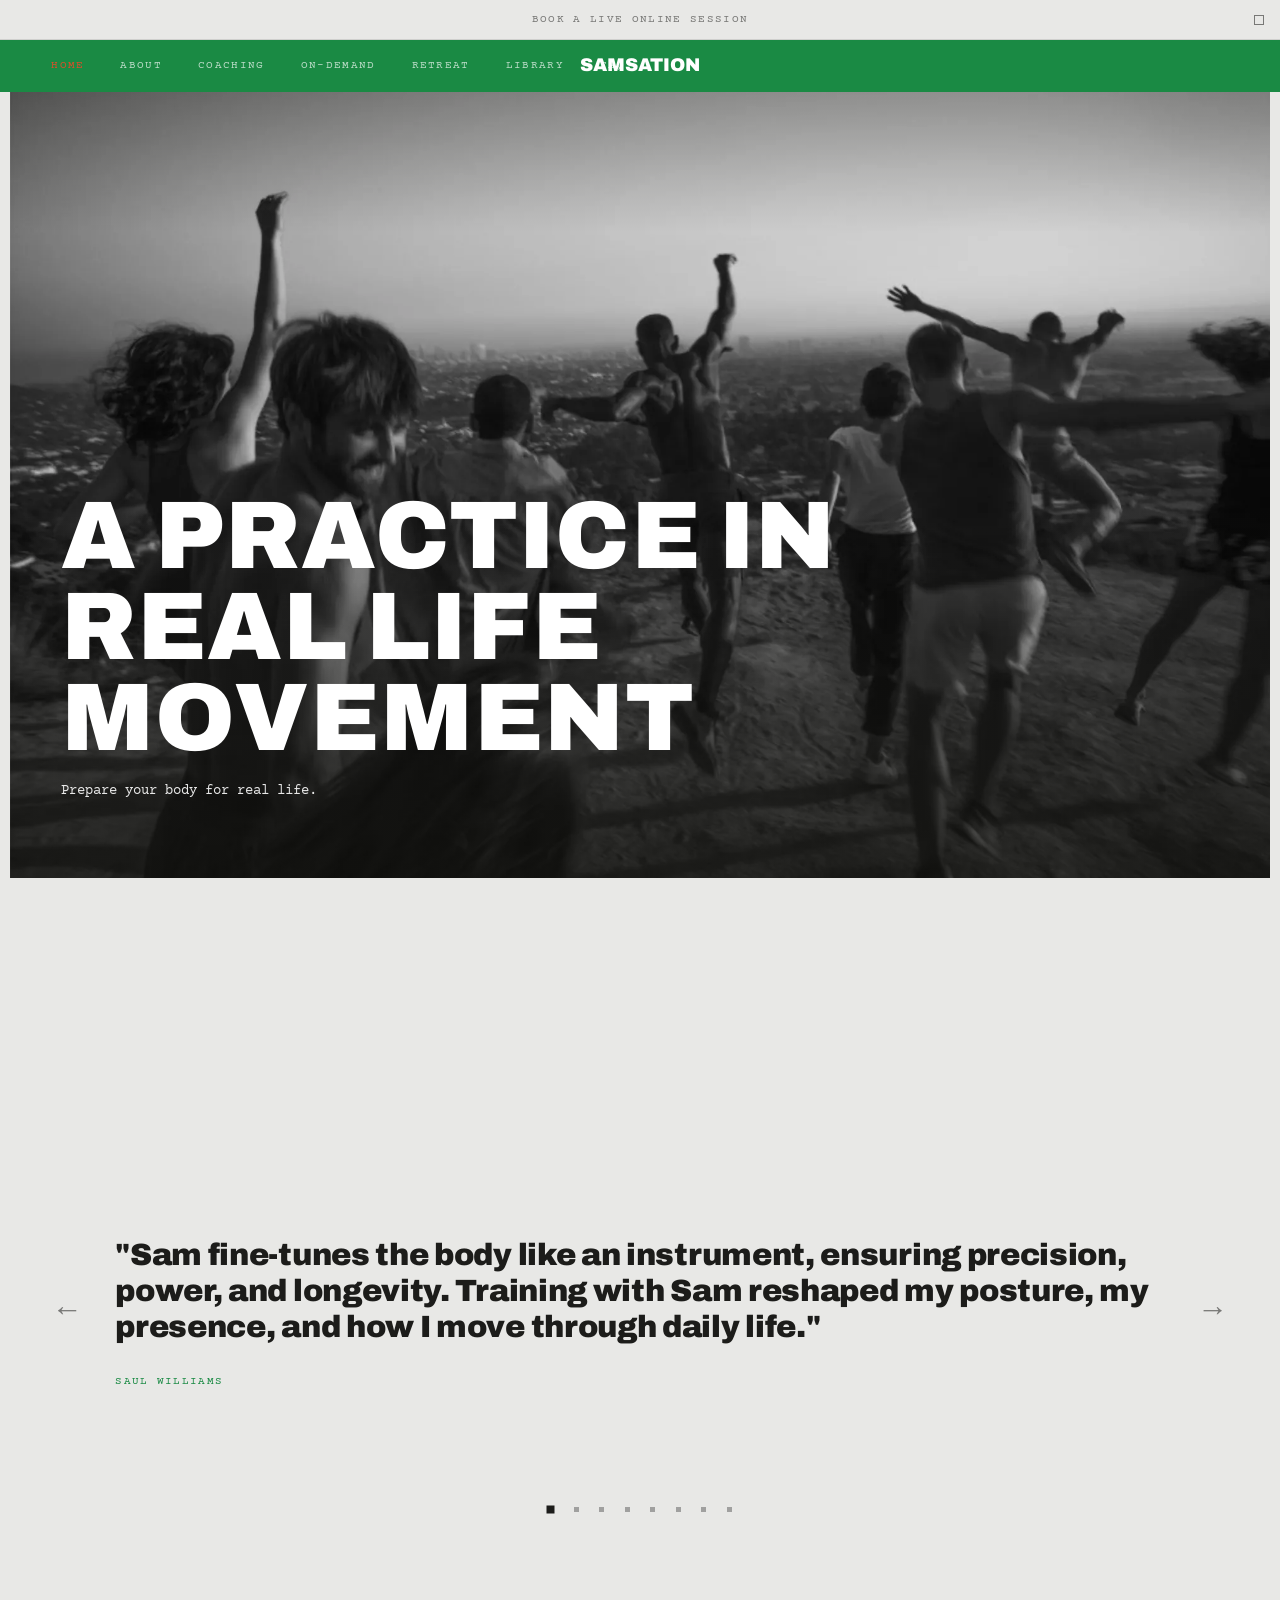
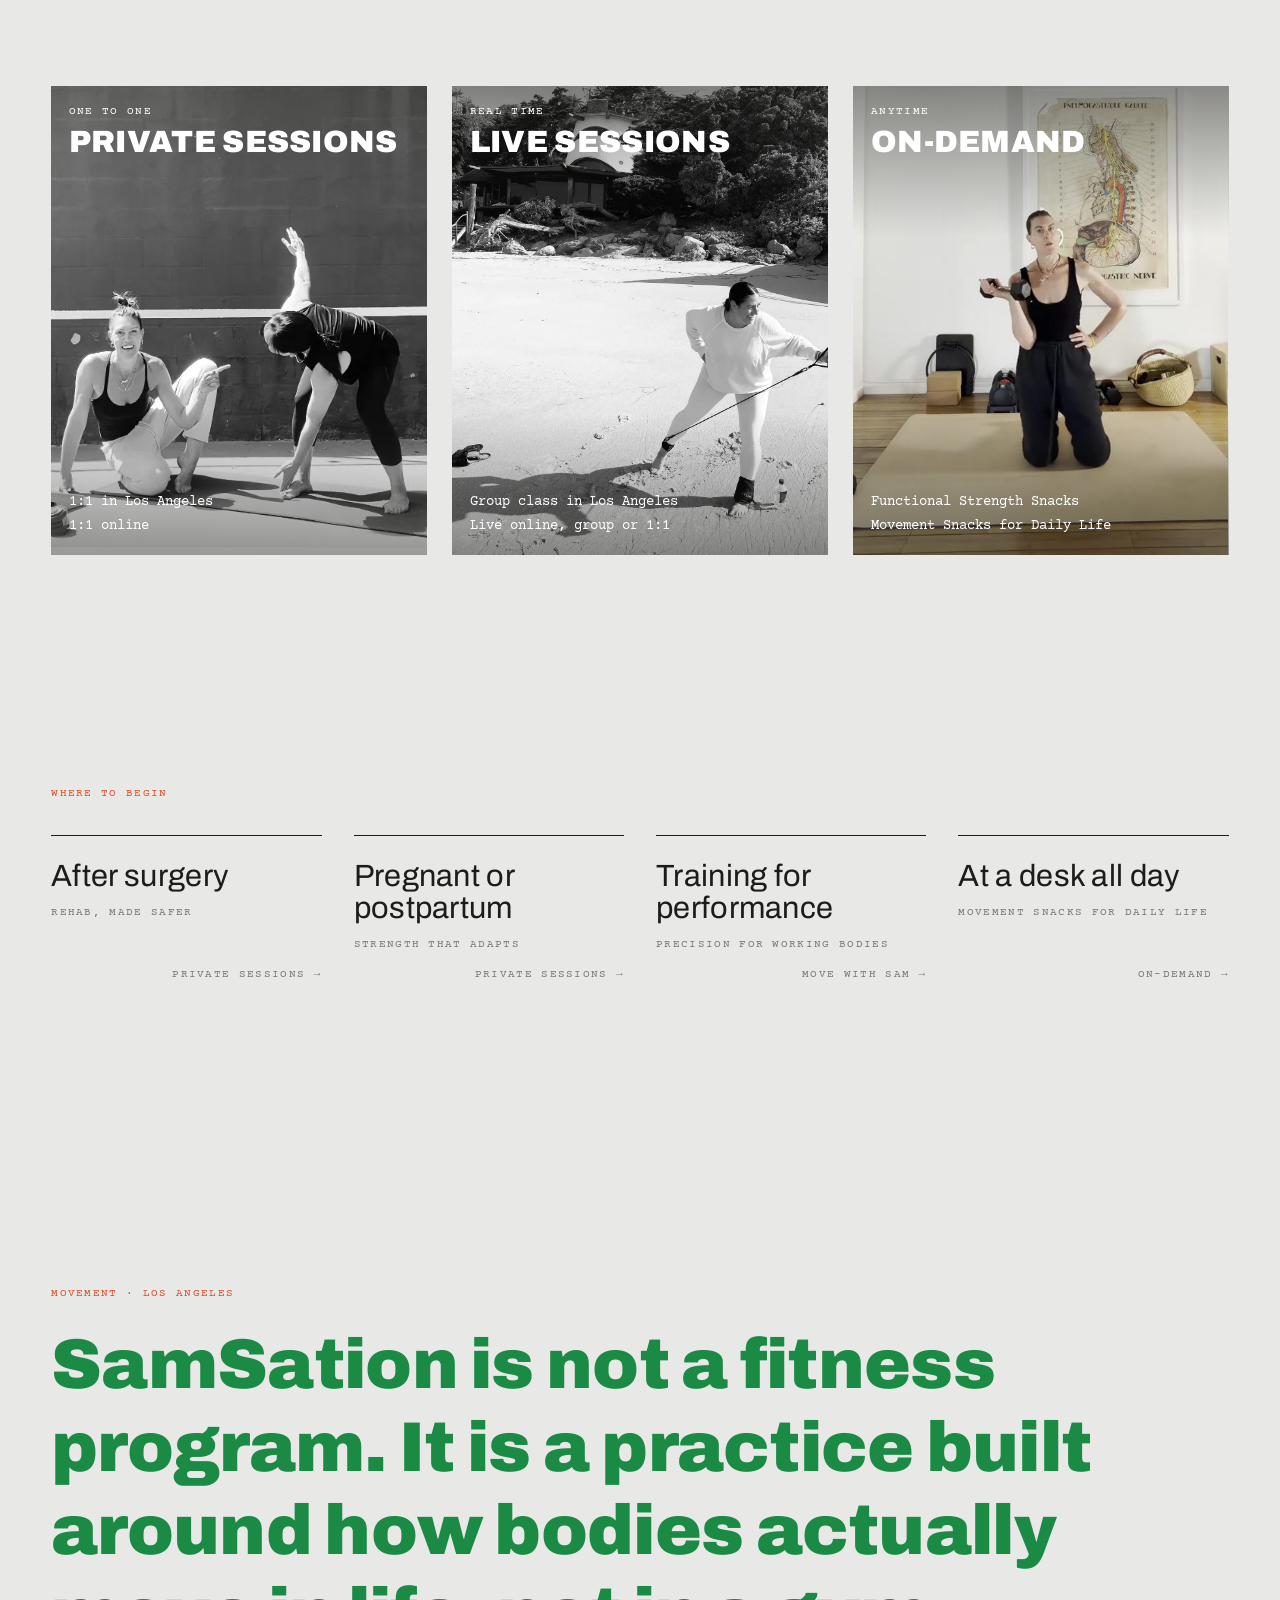
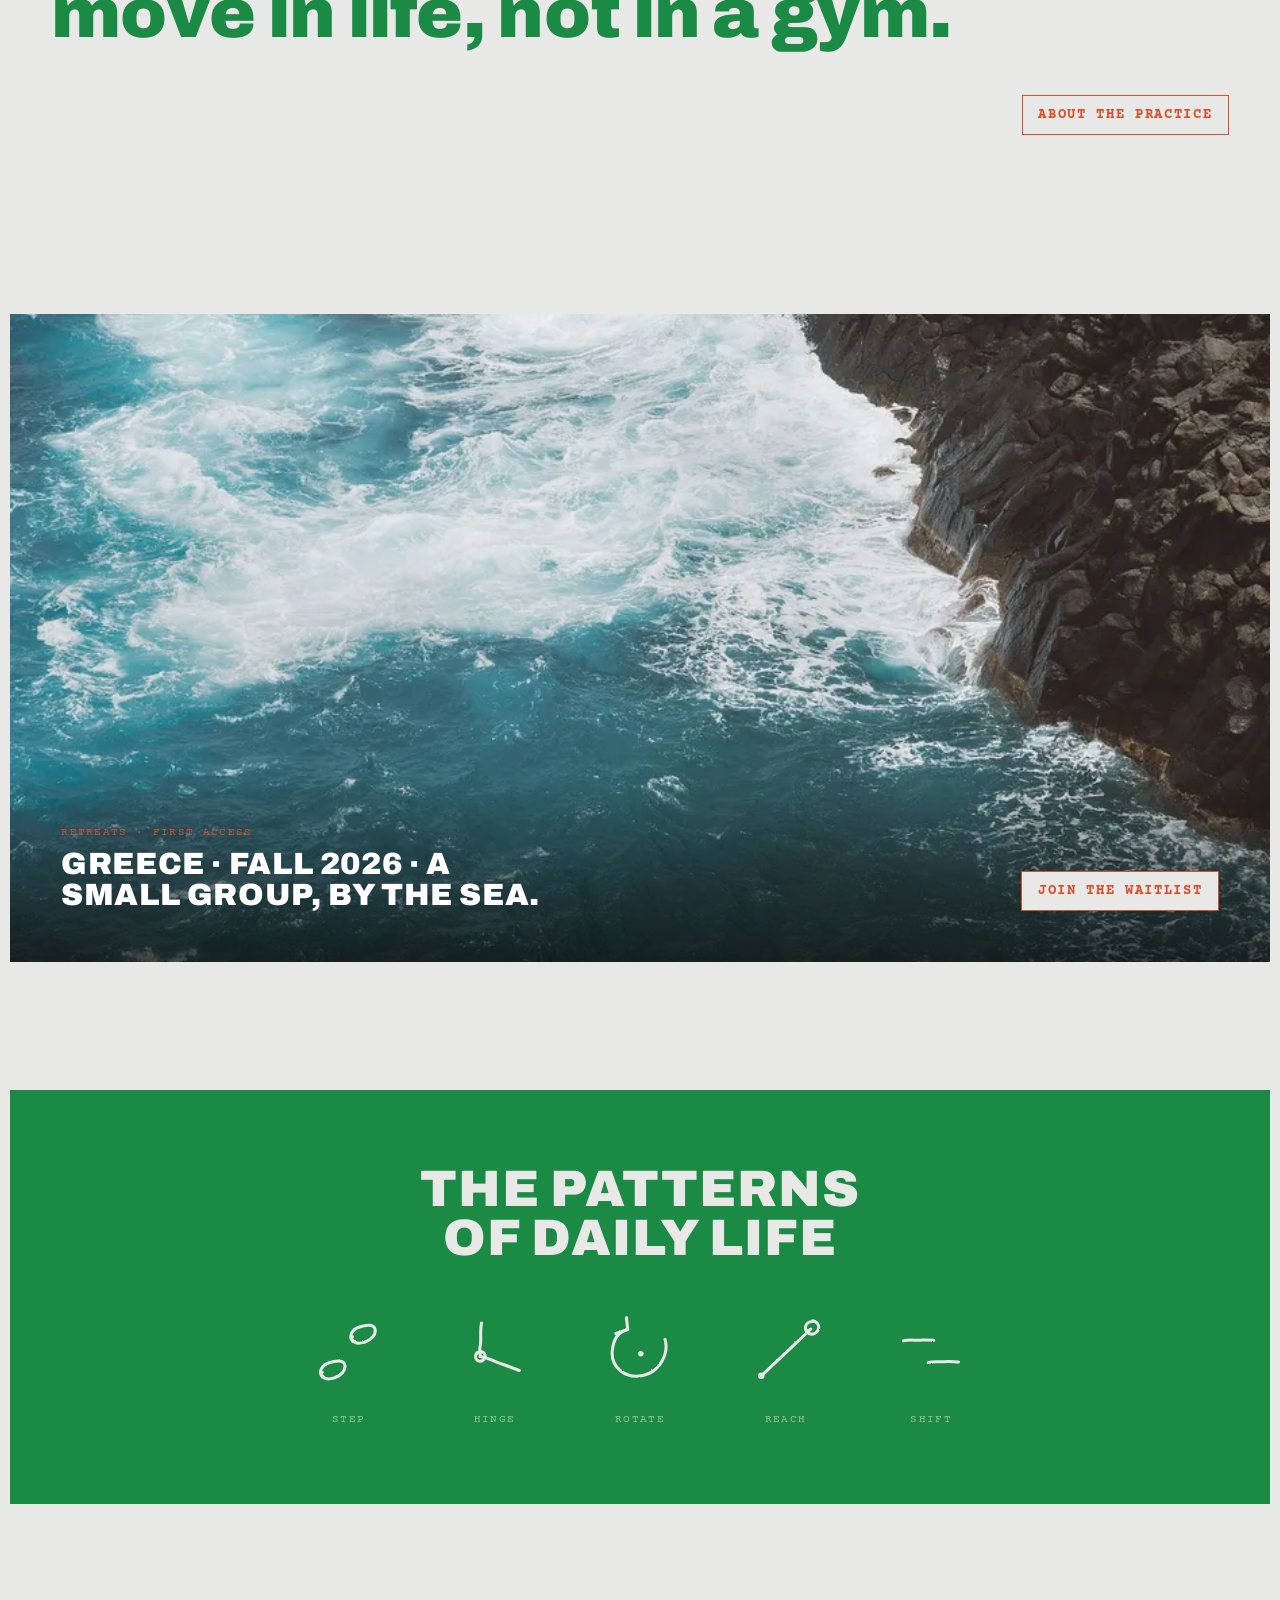
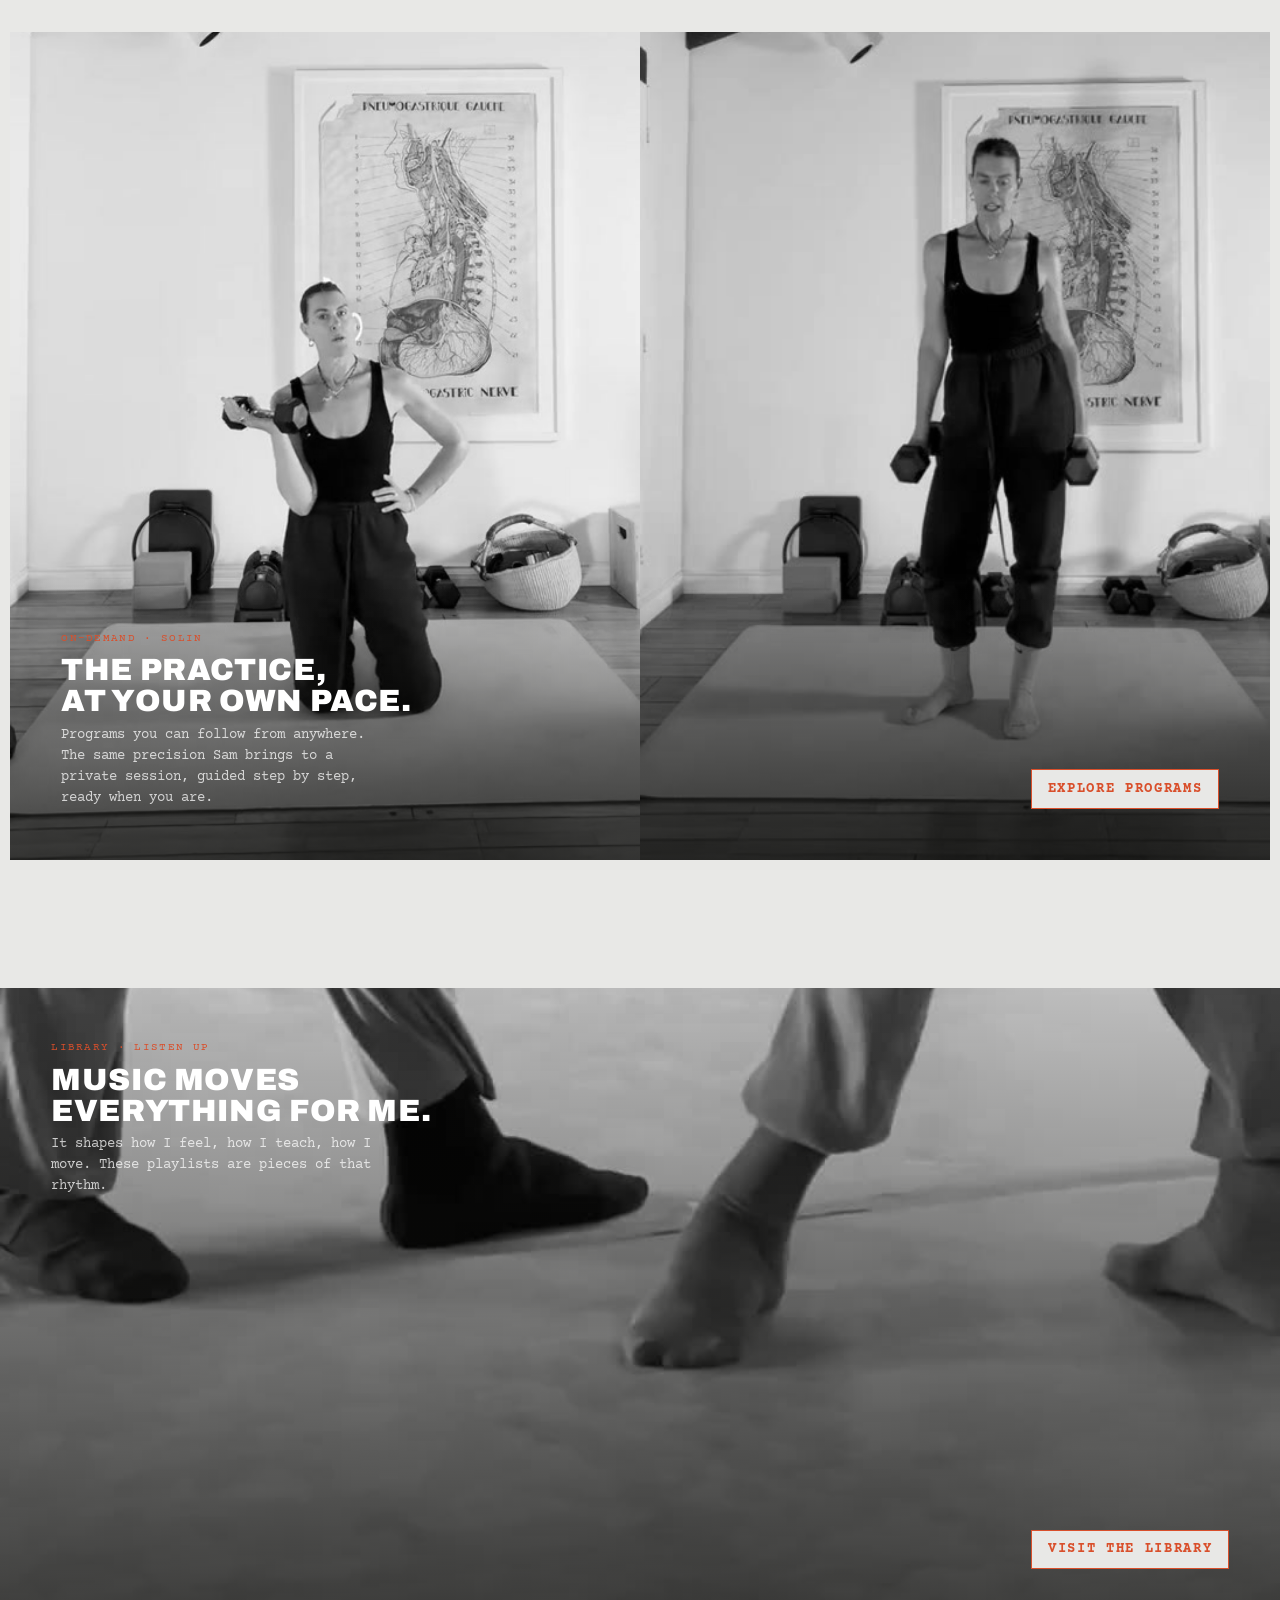
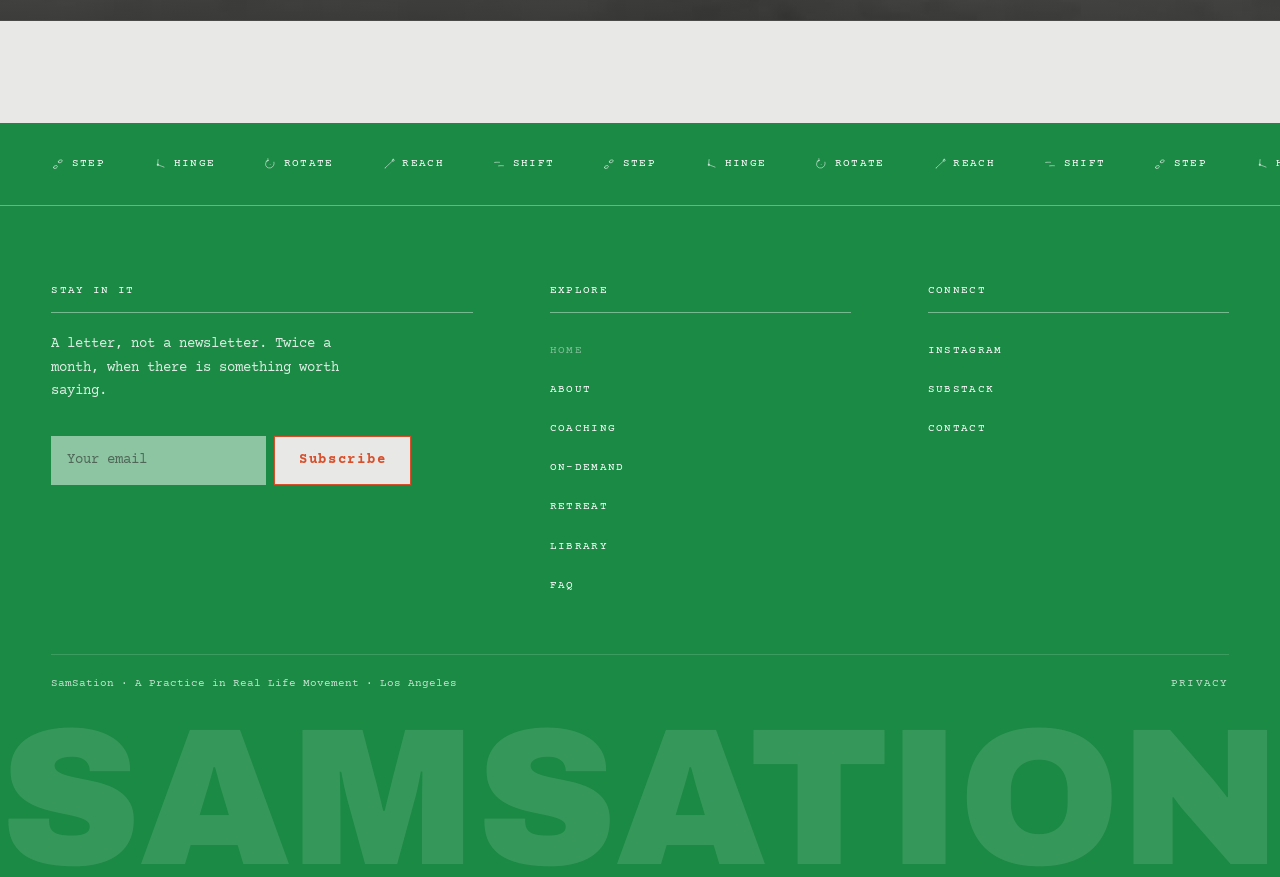
<file: index.html>
<!DOCTYPE html>
<html lang="en">
<head>
  <meta charset="UTF-8">
  <meta name="viewport" content="width=device-width, initial-scale=1.0">
  <title>SamSation · A Practice in Real Life Movement</title>
  <meta name="description" content="SamSation, a practice in real life movement. Private, group, and live sessions in Los Angeles and online. Prepare your body for real life.">
  <!-- SEO/AEO block -->
  <link rel="canonical" href="https://samrabon.com/">
  <meta property="og:type" content="website">
  <meta property="og:site_name" content="SamSation">
  <meta property="og:title" content="SamSation · A Practice in Real Life Movement">
  <meta property="og:description" content="SamSation, a practice in real life movement. Private, group, and live sessions in Los Angeles and online. Prepare your body for real life.">
  <meta property="og:url" content="https://samrabon.com/">
  <meta property="og:image" content="https://samrabon.com/img/og-home.jpg">
  <meta property="og:image:width" content="1200">
  <meta property="og:image:height" content="630">
  <meta property="og:image:alt" content="Two dancers mid-air above the Los Angeles skyline">
  <meta name="twitter:card" content="summary_large_image">
  <meta name="twitter:title" content="SamSation · A Practice in Real Life Movement">
  <meta name="twitter:description" content="SamSation, a practice in real life movement. Private, group, and live sessions in Los Angeles and online. Prepare your body for real life.">
  <meta name="twitter:image" content="https://samrabon.com/img/og-home.jpg">
  <link rel="icon" type="image/svg+xml" href="img/favicon.svg">
  <link rel="icon" type="image/png" sizes="64x64" href="img/favicon-64.png">
  <link rel="apple-touch-icon" href="img/apple-touch-icon.png">
  <link rel="stylesheet" href="style.css?v=20260823-1">
  <script type="application/ld+json">
{
  "@context": "https://schema.org",
  "@graph": [
    {
      "@type": "WebSite",
      "@id": "https://samrabon.com/#website",
      "name": "SamSation",
      "url": "https://samrabon.com/",
      "publisher": {
        "@id": "https://samrabon.com/#samsation"
      }
    },
    {
      "@type": "LocalBusiness",
      "@id": "https://samrabon.com/#samsation",
      "name": "SamSation",
      "description": "A practice in real life movement. Private, group, and live sessions in Los Angeles and online.",
      "url": "https://samrabon.com/",
      "email": "hello@samrabon.com",
      "founder": {
        "@id": "https://samrabon.com/#sam"
      },
      "address": {
        "@type": "PostalAddress",
        "addressLocality": "Los Angeles",
        "addressRegion": "CA",
        "addressCountry": "US"
      },
      "areaServed": [
        "Los Angeles",
        "Online"
      ]
    },
    {
      "@type": "Person",
      "@id": "https://samrabon.com/#sam",
      "name": "Sam Rabon",
      "jobTitle": "Movement coach",
      "description": "Sam Rabon has spent more than 40 years in movement, first as a professional dancer, then building and running studios in Sydney and Los Angeles. Today she coaches privately.",
      "url": "https://samrabon.com/about.html",
      "sameAs": [
        "https://solin.stream/samrabon",
        "https://www.instagram.com/samrabon_",
        "https://samrabon.substack.com"
      ]
    }
  ]
}
  </script>

<script>(function(){var t="light";try{t=localStorage.getItem("samsation-theme")||"light"}catch(e){}document.documentElement.setAttribute("data-theme",t);})();</script>
</head>
<body>

  <a class="skip-link" href="#main">Skip to content</a>

  <!-- ── Top bar: booking, Rhode-style announcement band ── -->
  <a class="topbar" href="coaching.html#book">Book a live online session</a>

  <!-- ── Glyph sprite: minimal geometric marks, one motif per pattern —
       no figures, just the object/gesture each pattern is named for ── -->
  <svg style="display:none" aria-hidden="true">
    <filter id="pencil" x="-30%" y="-30%" width="160%" height="160%">
      <feTurbulence type="fractalNoise" baseFrequency="0.9" numOctaves="2" seed="7" result="n"/>
      <feDisplacementMap in="SourceGraphic" in2="n" scale="1.8" xChannelSelector="R" yChannelSelector="G"/>
    </filter>
    <!-- STEP: two footprints, ascending diagonal — the gait pattern -->
    <symbol id="glyph-step" viewBox="0 0 32 32" fill="none">
      <path d="M5.6 23.7 C5 21.4 7.1 19.7 10 20 C12.7 20.3 15.3 21.2 14.9 23.1 C14.5 25 12 26.2 9.4 25.8 C7.1 25.5 5.8 24.5 5.7 22.9 C5.7 22.5 6 22.2 6.3 22.1" transform="rotate(-25 10 23)"/>
      <path d="M16.6 10.7 C16 8.4 18.1 6.7 21 7 C23.7 7.3 26.3 8.2 25.9 10.1 C25.5 12 23 13.2 20.4 12.8 C18.1 12.5 16.8 11.5 16.7 9.9 C16.7 9.5 17 9.2 17.3 9.1" transform="rotate(-25 21 10)"/>
    </symbol>
    <!-- HINGE: a single bracket folding at a pivot — the geometry of bending -->
    <symbol id="glyph-hinge" viewBox="0 0 32 32" fill="none">
      <path d="M11.5 5.8 C10.7 9 11.6 11.9 10.9 14.6 C10.7 15.7 11 16.9 11 18" stroke-linecap="round"/>
      <path d="M11 18 C14 18.5 16.6 20 19.4 20.9 C21.3 21.6 23.3 22.4 25.2 23.1" stroke-linecap="round"/>
      <path d="M11.1 16.2 C12.1 16.2 12.9 17 12.8 18 C12.7 19 11.7 19.8 10.7 19.7 C9.8 19.6 9.2 18.7 9.3 17.8 C9.4 16.9 10.1 16.3 11.3 16.3"/>
    </symbol>
    <!-- ROTATE: an orbit with a clear arrowhead and a still center -->
    <symbol id="glyph-rotate" viewBox="0 0 32 32" fill="none">
      <path d="M25.1 11.8 C26.6 17 23.2 23.6 17 24.9 C10.7 26.2 5.4 21.9 5.9 16.1 C6.3 11.4 8.6 8.9 11.5 8.2" stroke-linecap="round" stroke-linejoin="round"/>
      <path d="M11.5 8.2 C10.1 8.5 8.7 9.3 7.2 9.6 M11.5 8.2 C11.5 6.8 11.1 5.3 11.1 3.8" stroke-linecap="round" stroke-linejoin="round"/>
      <circle cx="16.3" cy="17" r="1"  fill="currentColor" stroke="none"/>
    </symbol>
    <!-- REACH: a line of extension from a fixed base to the point it meets -->
    <symbol id="glyph-reach" viewBox="0 0 32 32" fill="none">
      <path d="M7.5 24.6 C11.4 20.8 14.6 17.9 18.2 14.5 C20.5 12.3 22.8 10.1 25 8" stroke-linecap="round"/>
      <circle cx="7" cy="25" r="1.2" fill="currentColor" stroke="none"/>
      <path d="M25.7 5 C27.1 5.2 28.1 6.4 27.9 7.7 C27.6 9.1 26.3 10.1 25 9.8 C23.7 9.6 22.9 8.5 23.1 7.2 C23.3 6.1 24.3 5.2 25.9 5.3"/>
    </symbol>
    <!-- SHIFT: two bars, offset — the visual fact of lateral displacement -->
    <symbol id="glyph-shift" viewBox="0 0 32 32" fill="none">
      <path d="M6 12.3 C8.4 11.7 10.6 12.3 12.9 12 C14.3 11.9 15.6 12 17 12.1" stroke-linecap="round"/>
      <path d="M15 20.2 C17.4 19.6 19.6 20.2 21.9 19.8 C23.3 19.7 24.6 20 26 20" stroke-linecap="round"/>
    </symbol>
  </svg>


  <!-- ── Nav pill ── -->
  <nav class="nav-pill" id="navPill">
    <div class="nav-pill__inner">
      <button class="nav-pill__hamburger" id="navToggle" aria-label="Open menu" aria-expanded="false">
        <span></span><span></span>
      </button>
      <nav class="nav-pill__links">
        <a href="index.html" aria-current="page">Home</a>
        <a href="about.html">About</a>
        <a href="coaching.html">Coaching</a>
        <a href="on-demand.html">On-Demand</a>
        <a href="retreat.html">Retreat</a>
        <a href="library.html">Library</a>
        <a href="faq.html">FAQ</a>
      </nav>
      <a href="index.html" class="nav-pill__wordmark">SamSation</a>
    </div>
  </nav>

  <!-- ── Nav menu removed: pill expands inline ── -->

  <!-- ── Mobile full-screen overlay menu ── -->
  <div class="nav-overlay" id="navOverlay" aria-hidden="true">
    <a href="index.html" aria-current="page">Home</a>
    <a href="about.html">About</a>
    <a href="coaching.html">Coaching</a>
    <a href="on-demand.html">On-Demand</a>
    <a href="retreat.html">Retreat</a>
    <a href="library.html">Library</a>
    <a href="faq.html">FAQ</a>
    <div class="nav-overlay__foot">
      <a href="https://www.instagram.com/samrabon_" target="_blank" rel="noopener">Instagram</a>
      <a href="https://samrabon.substack.com" target="_blank" rel="noopener">Substack</a>
    </div>
  </div>

  <div class="page" id="main">

    <!-- ── Hero: one full-bleed image, one statement ── -->
    <section class="hero-full">
      <a href="coaching.html" class="hero-full__cover-link" aria-label="Move with Sam — coaching"></a>
      <picture>
        <source srcset="img/hero-la-run.webp" type="image/webp">
        <img src="img/hero-la-run.jpg" alt="Group running toward the view above Los Angeles at dusk" loading="eager">
      </picture>
      <div class="hero-full__overlay">
        <h1 class="hero-full__title"><a class="hl-link" href="coaching.html">A Practice in<br>Real Life Movement</a></h1>
        <p class="hero-full__line">Prepare your body for real life.</p>
      </div>
    </section>

    <!-- ── Testimonials: auto-carousel, arrows flank quote, whole slide is CTA ── -->
    <section class="s-testimonials-slide fade-in" aria-label="Client testimonials">

      <div class="ts-stage">
        <button class="ts-prev" aria-label="Previous testimonial">←</button>

        <div class="ts-track" aria-live="polite">

          <a class="ts-slide is-active" href="coaching.html#private" aria-hidden="false">
            <blockquote>
              <p class="ts-quote">"Sam fine-tunes the body like an instrument, ensuring precision, power, and longevity. Training with Sam reshaped my posture, my presence, and how I move through daily life."</p>
              <footer class="ts-foot">
                <cite class="ts-cite">Saul Williams</cite>
              </footer>
            </blockquote>
          </a>

          <a class="ts-slide" href="coaching.html#private" aria-hidden="true">
            <blockquote>
              <p class="ts-quote">"She sees movement patterns others miss. I feel stronger and more capable than ever."</p>
              <footer class="ts-foot">
                <cite class="ts-cite">Adam Lambert</cite>
              </footer>
            </blockquote>
          </a>

          <a class="ts-slide" href="coaching.html" aria-hidden="true">
            <blockquote>
              <p class="ts-quote">"Sam's voice is constantly in my head: corrections, knee alignment, hip alignment. I've seen real improvements in my body and in my training because of it."</p>
              <footer class="ts-foot">
                <cite class="ts-cite">Isamaya Ffrench</cite>
              </footer>
            </blockquote>
          </a>

          <a class="ts-slide" href="coaching.html" aria-hidden="true">
            <blockquote>
              <p class="ts-quote">"Removed shoulder limitations and improved my singing performance. Her guidance is a game-changer for both body and mind."</p>
              <footer class="ts-foot">
                <cite class="ts-cite">Aijia Grammer</cite>
              </footer>
            </blockquote>
          </a>

          <a class="ts-slide" href="about.html" aria-hidden="true">
            <blockquote>
              <p class="ts-quote">"Her method seamlessly integrates strength, mobility, and healing. We collaborate and confidently exchange clients, knowing they are in the best hands."</p>
              <footer class="ts-foot">
                <cite class="ts-cite">Dr. Jocelyne Miranda</cite>
              </footer>
            </blockquote>
          </a>

          <a class="ts-slide" href="on-demand.html" aria-hidden="true">
            <blockquote>
              <p class="ts-quote">"Her precision has given me longevity in my career. Every session is exactly what my body needs."</p>
              <footer class="ts-foot">
                <cite class="ts-cite">NBA Player</cite>
              </footer>
            </blockquote>
          </a>

          <a class="ts-slide" href="coaching.html#private" aria-hidden="true">
            <blockquote>
              <p class="ts-quote">"Sam guided me back with patience and strength. I regained confidence I thought I'd lost forever."</p>
              <footer class="ts-foot">
                <cite class="ts-cite">Postnatal Recovery Client</cite>
              </footer>
            </blockquote>
          </a>

          <a class="ts-slide" href="coaching.html" aria-hidden="true">
            <blockquote>
              <p class="ts-quote">"Sam is the coaches' coach. Her eye for detail transformed not only my body but my teaching."</p>
              <footer class="ts-foot">
                <cite class="ts-cite">Fellow Coach</cite>
              </footer>
            </blockquote>
          </a>

        </div><!-- /.ts-track -->

        <button class="ts-next" aria-label="Next testimonial">→</button>

        <div class="ts-dots" role="tablist">
          <button class="ts-dot ts-dot--active" role="tab" aria-selected="true"  aria-label="Testimonial 1"></button>
          <button class="ts-dot" role="tab" aria-selected="false" aria-label="Testimonial 2"></button>
          <button class="ts-dot" role="tab" aria-selected="false" aria-label="Testimonial 3"></button>
          <button class="ts-dot" role="tab" aria-selected="false" aria-label="Testimonial 4"></button>
          <button class="ts-dot" role="tab" aria-selected="false" aria-label="Testimonial 5"></button>
          <button class="ts-dot" role="tab" aria-selected="false" aria-label="Testimonial 6"></button>
          <button class="ts-dot" role="tab" aria-selected="false" aria-label="Testimonial 7"></button>
          <button class="ts-dot" role="tab" aria-selected="false" aria-label="Testimonial 8"></button>
        </div>

      </div><!-- /.ts-stage -->

    </section>
    <!-- ── Shelf: the four products under the hero (Rhode-style, no boxes) ── -->
    <section class="s-shelf s-shelf--v2 fade-in">
      <a href="coaching.html#private" class="s-shelf__item">
        <div class="s-shelf__head">
          <span class="label">One to one</span>
          <h2 class="s-shelf__name">Private Sessions</h2>
        </div>
        <div class="s-shelf__img">
          <picture>
            <source srcset="img/hero-session.webp" type="image/webp">
            <img src="img/hero-session.jpg" alt="Private session with Sam" loading="lazy">
          </picture>
        </div>
        <picture class="s-shelf__hoverimg">
          <source srcset="img/hero-session-tight.webp" type="image/webp">
          <img src="img/hero-session-tight.jpg" alt="" loading="lazy" aria-hidden="true">
        </picture>
        <p class="s-shelf__meta">1:1 in Los Angeles<br>1:1 online</p>
        <span class="s-shelf__cta">Inquire <span aria-hidden="true">&rarr;</span></span>
      </a>
      <a href="coaching.html#book" class="s-shelf__item">
        <div class="s-shelf__head">
          <span class="label">Real time</span>
          <h2 class="s-shelf__name">Live Sessions</h2>
        </div>
        <div class="s-shelf__img">
          <picture>
            <source srcset="img/sam-beach.webp" type="image/webp">
            <img src="img/sam-beach.jpg" alt="Sam training on the beach" loading="lazy">
          </picture>
        </div>
        <picture class="s-shelf__hoverimg">
          <source srcset="img/sam-beach-tight.webp" type="image/webp">
          <img src="img/sam-beach-tight.jpg" alt="" loading="lazy" aria-hidden="true">
        </picture>
        <p class="s-shelf__meta">Group class in Los Angeles<br>Live online, group or 1:1</p>
        <span class="s-shelf__cta">See the schedule <span aria-hidden="true">&rarr;</span></span>
      </a>
      <a href="on-demand.html" class="s-shelf__item">
        <div class="s-shelf__head">
          <span class="label">Anytime</span>
          <h2 class="s-shelf__name">On-Demand</h2>
        </div>
        <div class="s-shelf__img">
          <video
            data-src="video/solin-ondemand.mp4" preload="none"
            poster="img/solin-ondemand-poster.jpg"
            muted loop playsinline
            aria-label="Sam training, preview of an On-Demand program">
          </video>
        </div>
        <picture class="s-shelf__hoverimg">
          <source srcset="img/ondemand-strength-tight.webp" type="image/webp">
          <img src="img/ondemand-strength-tight.jpg" alt="" loading="lazy" aria-hidden="true">
        </picture>
        <p class="s-shelf__meta">Functional Strength Snacks<br>Movement Snacks for Daily Life</p>
        <span class="s-shelf__cta">Explore the programs <span aria-hidden="true">&rarr;</span></span>
      </a>
    </section>

        <!-- ── Where to begin: entry by need (copy pending Sam sign-off) ── -->
    <section class="s-needs fade-in" aria-label="Where to begin">
      <span class="label">Where to begin</span>
      <div class="s-needs__grid">
        <a class="s-needs__item" href="coaching.html#private">
          <span class="s-needs__name">After surgery</span>
          <span class="s-needs__line">Rehab, made safer</span>
          <span class="s-needs__cta">Private sessions &rarr;</span>
        </a>
        <a class="s-needs__item" href="coaching.html#private">
          <span class="s-needs__name">Pregnant or postpartum</span>
          <span class="s-needs__line">Strength that adapts</span>
          <span class="s-needs__cta">Private sessions &rarr;</span>
        </a>
        <a class="s-needs__item" href="coaching.html">
          <span class="s-needs__name">Training for performance</span>
          <span class="s-needs__line">Precision for working bodies</span>
          <span class="s-needs__cta">Move with Sam &rarr;</span>
        </a>
        <a class="s-needs__item" href="on-demand.html">
          <span class="s-needs__name">At a desk all day</span>
          <span class="s-needs__line">Movement snacks for daily life</span>
          <span class="s-needs__cta">On-demand &rarr;</span>
        </a>
      </div>
    </section>

    <!-- ── Claim: full-width statement, after testimonials ── -->
    <section class="s-claim s-claim--green fade-in">
      <span class="label">Movement · Los Angeles</span>
      <h2><a class="hl-link" href="about.html">SamSation is not a fitness program. It is a practice built around how bodies actually move in life, not in a gym.</a></h2>
      <a href="about.html" class="pill-cta">About the practice</a>
    </section>


    <!-- ── Retreat: the one full-bleed image moment (Habitas-style) ── -->
    <section class="s-retreat fade-in">
      <div class="s-retreat__inner">
        <a class="media-link" href="retreat.html" aria-label="Retreats">
        <picture>
          <source srcset="img/retreat-pantelleria.webp" type="image/webp">
          <img src="img/retreat-pantelleria.jpg" alt="Waves breaking against volcanic rock, Pantelleria">
        </picture>
        </a>
        <div class="s-retreat__caption">
          <div>
            <span class="label label--accent">Retreats &middot; First access</span>
            <h3><a class="hl-link" href="retreat.html">Greece · Fall 2026 · A small group, by the sea.</a></h3>
          </div>
          <div class="s-retreat__caption-right">
            <a href="retreat.html" class="pill-cta pill-cta--light">Join the waitlist</a>
          </div>
        </div>
      </div>
    </section>

    <!-- ── Patterns module: full-height, own section ── -->
    <section class="s-patterns-module fade-in">
      <div class="s-patterns-module__inner">
        <h2 class="s-patterns-module__title">The Patterns<br>of Daily Life</h2>
        <div class="s-patterns-module__row">
          <div class="s-patterns-module__item">
            <svg class="glyph glyph--88" aria-hidden="true"><use href="#glyph-step"></use></svg>
            <span>Step</span>
          </div>
          <div class="s-patterns-module__item">
            <svg class="glyph glyph--88" aria-hidden="true"><use href="#glyph-hinge"></use></svg>
            <span>Hinge</span>
          </div>
          <div class="s-patterns-module__item">
            <svg class="glyph glyph--88" aria-hidden="true"><use href="#glyph-rotate"></use></svg>
            <span>Rotate</span>
          </div>
          <div class="s-patterns-module__item">
            <svg class="glyph glyph--88" aria-hidden="true"><use href="#glyph-reach"></use></svg>
            <span>Reach</span>
          </div>
          <div class="s-patterns-module__item">
            <svg class="glyph glyph--88" aria-hidden="true"><use href="#glyph-shift"></use></svg>
            <span>Shift</span>
          </div>
        </div>
      </div>
    </section>

    <!-- ── On-Demand: full-bleed video moment, before footer (Retreats treatment) ── -->
    <section class="s-ondemand fade-in">
      <div class="s-ondemand__inner">
        <a class="media-link" href="on-demand.html" aria-label="On-Demand programs">
        <div class="s-ondemand__videos">
          <video
            class="s-ondemand__video"
            data-src="video/solin-ondemand.mp4" preload="none"
            poster="img/solin-ondemand-poster.jpg"
            muted loop playsinline
            aria-label="Preview of a Solin on-demand session">
          </video>
          <video
            class="s-ondemand__video"
            data-src="video/sam-solin-reel.mp4" preload="none"
            poster="img/sam-solin-reel-poster.jpg"
            muted loop playsinline
            aria-label="Sam leading a Solin on-demand session">
          </video>
        </div>
        </a>
        <div class="s-ondemand__caption">
          <div>
            <span class="label">On-Demand &middot; Solin</span>
            <h2 class="s-ondemand__title"><a class="hl-link" href="on-demand.html">The practice,<br>at your own pace.</a></h2>
            <p class="s-ondemand__text">Programs you can follow from anywhere. The same precision Sam brings to a private session, guided step by step, ready when you are.</p>
          </div>
          <div class="s-ondemand__caption-right">
            <a href="on-demand.html" class="pill-cta pill-cta--light">Explore programs</a>
          </div>
        </div>
      </div>
    </section>

    <!-- ── Library / Listen Up: full-bleed music moment (Retreats treatment) ── -->
    <section class="s-music fade-in">
      <div class="s-music__inner">
        <a class="s-music__cover" href="library.html" aria-label="Visit the library"></a>
        <video
          class="s-music__video"
          data-src="video/library-music.mp4" preload="none"
          poster="img/library-music-poster.jpg"
          muted loop playsinline
          aria-label="Dancers moving barefoot on the grass"></video>
        <div class="s-music__caption">
          <div>
            <span class="label">Library &middot; Listen Up</span>
            <h2 class="s-music__title"><a class="hl-link" href="library.html">Music moves<br>everything for me.</a></h2>
            <p class="s-music__text">It shapes how I feel, how I teach, how I move. These playlists are pieces of that rhythm.</p>
            <iframe class="s-music__embed" src="https://open.spotify.com/embed/playlist/3uNQjEUZgDPPNUtaXAe1pN?utm_source=generator" width="100%" height="352" frameBorder="0" allowfullscreen loading="lazy" allow="autoplay; clipboard-write; encrypted-media; fullscreen; picture-in-picture" title="Été 2026 &middot; playlist by Sam Rabon on Spotify"></iframe>
          </div>
          <div class="s-music__caption-right">
            <a href="library.html" class="pill-cta pill-cta--light">Visit the library</a>
          </div>
        </div>
      </div>
    </section>

  </div><!-- /.page -->

  <!-- ── Footer ── -->
  <footer class="footer">

    <!-- ── Footer ticker: patterns strip, full-width top band ── -->
    <div class="footer__ticker" aria-hidden="true">
      <div class="s-ticker__track">
        <span class="s-ticker__item"><svg class="glyph glyph--14"><use href="#glyph-step"></use></svg>Step</span>
        <span class="s-ticker__item"><svg class="glyph glyph--14"><use href="#glyph-hinge"></use></svg>Hinge</span>
        <span class="s-ticker__item"><svg class="glyph glyph--14"><use href="#glyph-rotate"></use></svg>Rotate</span>
        <span class="s-ticker__item"><svg class="glyph glyph--14"><use href="#glyph-reach"></use></svg>Reach</span>
        <span class="s-ticker__item"><svg class="glyph glyph--14"><use href="#glyph-shift"></use></svg>Shift</span>
        <span class="s-ticker__item"><svg class="glyph glyph--14"><use href="#glyph-step"></use></svg>Step</span>
        <span class="s-ticker__item"><svg class="glyph glyph--14"><use href="#glyph-hinge"></use></svg>Hinge</span>
        <span class="s-ticker__item"><svg class="glyph glyph--14"><use href="#glyph-rotate"></use></svg>Rotate</span>
        <span class="s-ticker__item"><svg class="glyph glyph--14"><use href="#glyph-reach"></use></svg>Reach</span>
        <span class="s-ticker__item"><svg class="glyph glyph--14"><use href="#glyph-shift"></use></svg>Shift</span>
      </div>
    </div>

    <div class="footer__inner footer__inner--cols">
      <div class="footer__col footer__col--news">
        <span class="label footer__newsletter-label">Stay in it</span>
        <p class="footer__newsletter-text">A letter, not a newsletter. Twice a month, when there is something worth saying.</p>
        <form class="footer__form" action="https://samrabon.substack.com/subscribe" method="get" target="_blank">
          <input type="email" name="email" class="footer__input" placeholder="Your email" autocomplete="email">
          <button type="submit" class="footer__submit">Subscribe</button>
        </form>
      </div>
      <nav class="footer__col" aria-label="Footer site navigation">
        <span class="label footer__col-label">Explore</span>
        <div class="footer__nav footer__nav--stack">
          <a href="index.html" aria-current="page">Home</a>
          <a href="about.html">About</a>
          <a href="coaching.html">Coaching</a>
          <a href="on-demand.html">On-Demand</a>
          <a href="retreat.html">Retreat</a>
          <a href="library.html">Library</a>
          <a href="faq.html">FAQ</a>
        </div>
      </nav>
      <div class="footer__col">
        <span class="label footer__col-label">Connect</span>
        <div class="footer__nav footer__nav--stack">
          <a href="https://www.instagram.com/samrabon_" target="_blank" rel="noopener">Instagram</a>
          <a href="https://samrabon.substack.com" target="_blank" rel="noopener">Substack</a>
          <a href="about.html#contact">Contact</a>
        </div>
      </div>
    </div>
    <div class="footer__bottom">
      <p class="footer__meta">SamSation · A Practice in Real Life Movement · Los Angeles</p>
      <a class="footer__privacy" href="privacy.html">Privacy</a>
    </div>
    <div class="footer__wordmark-wrap">
      <div class="footer__wordmark" aria-hidden="true">SamSation</div>
    </div>
  </footer>

  <script src="main.js"></script>
</body>
</html>
</file>
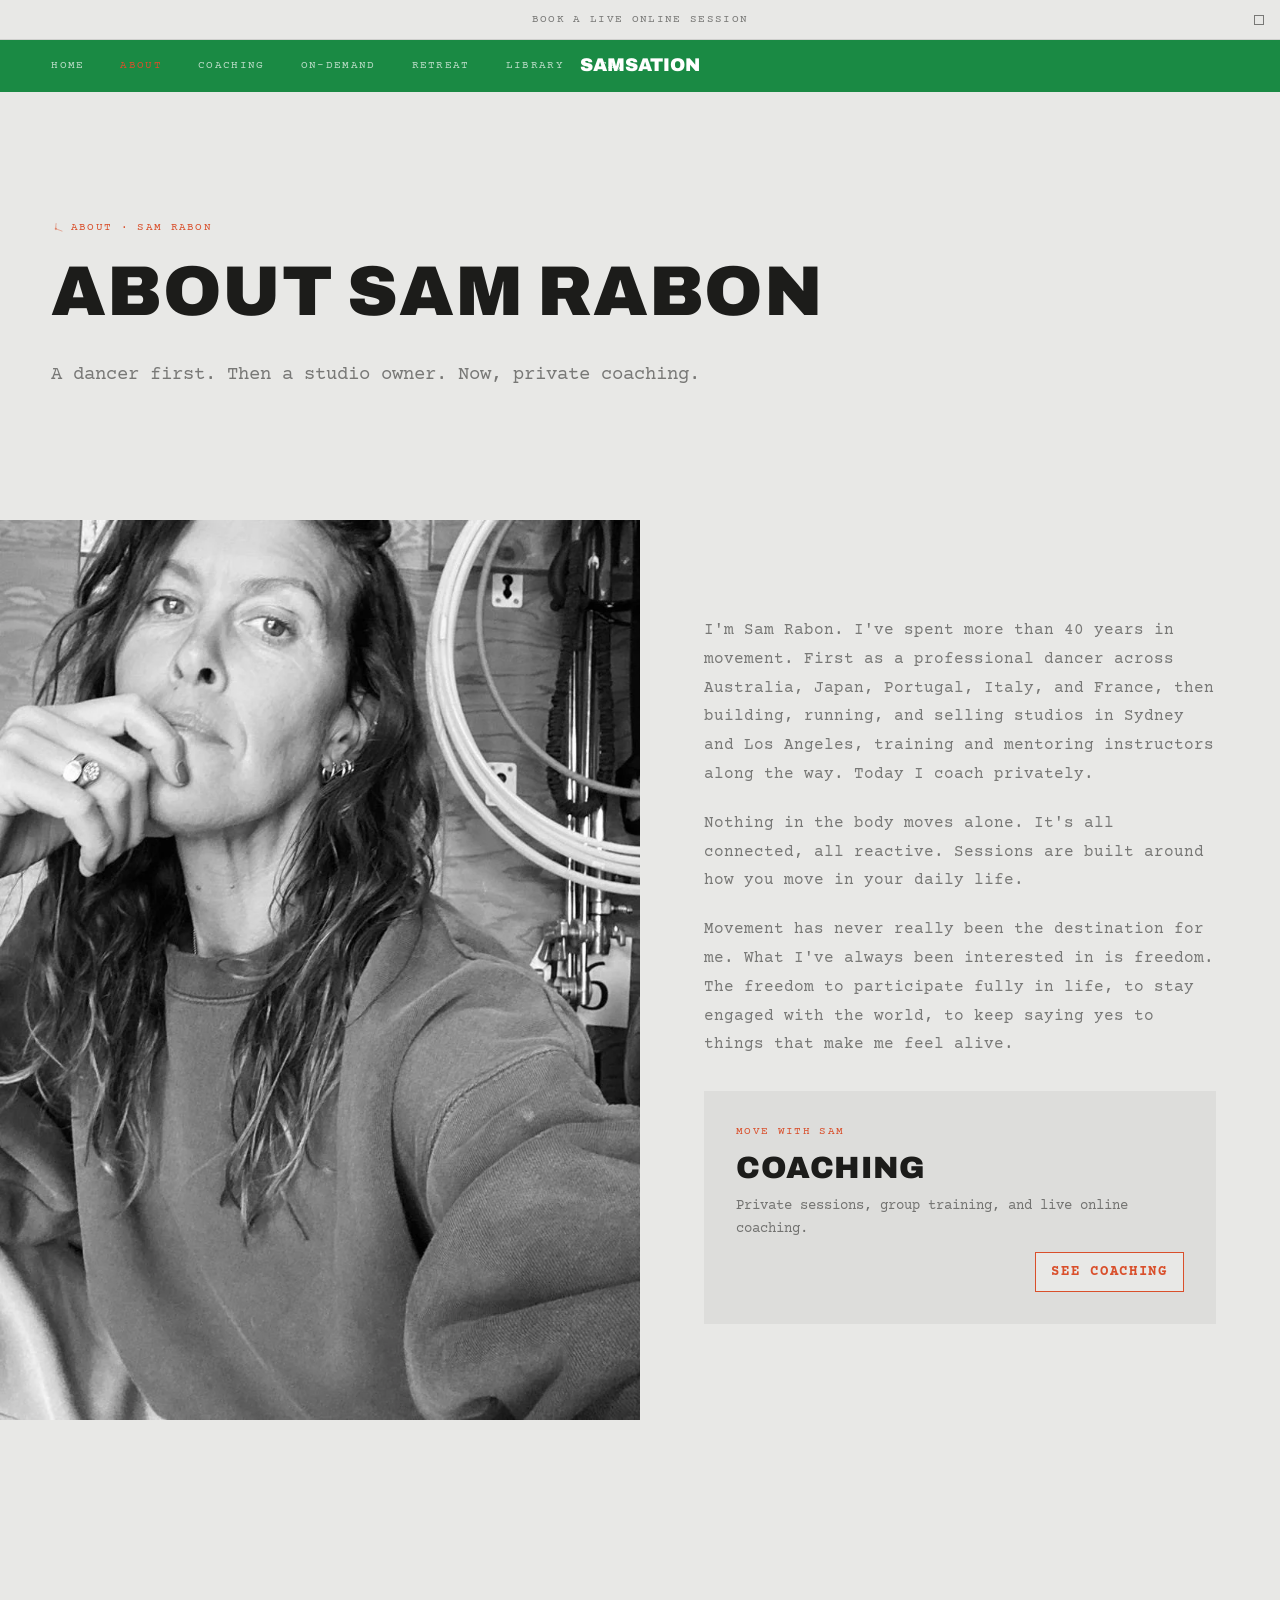
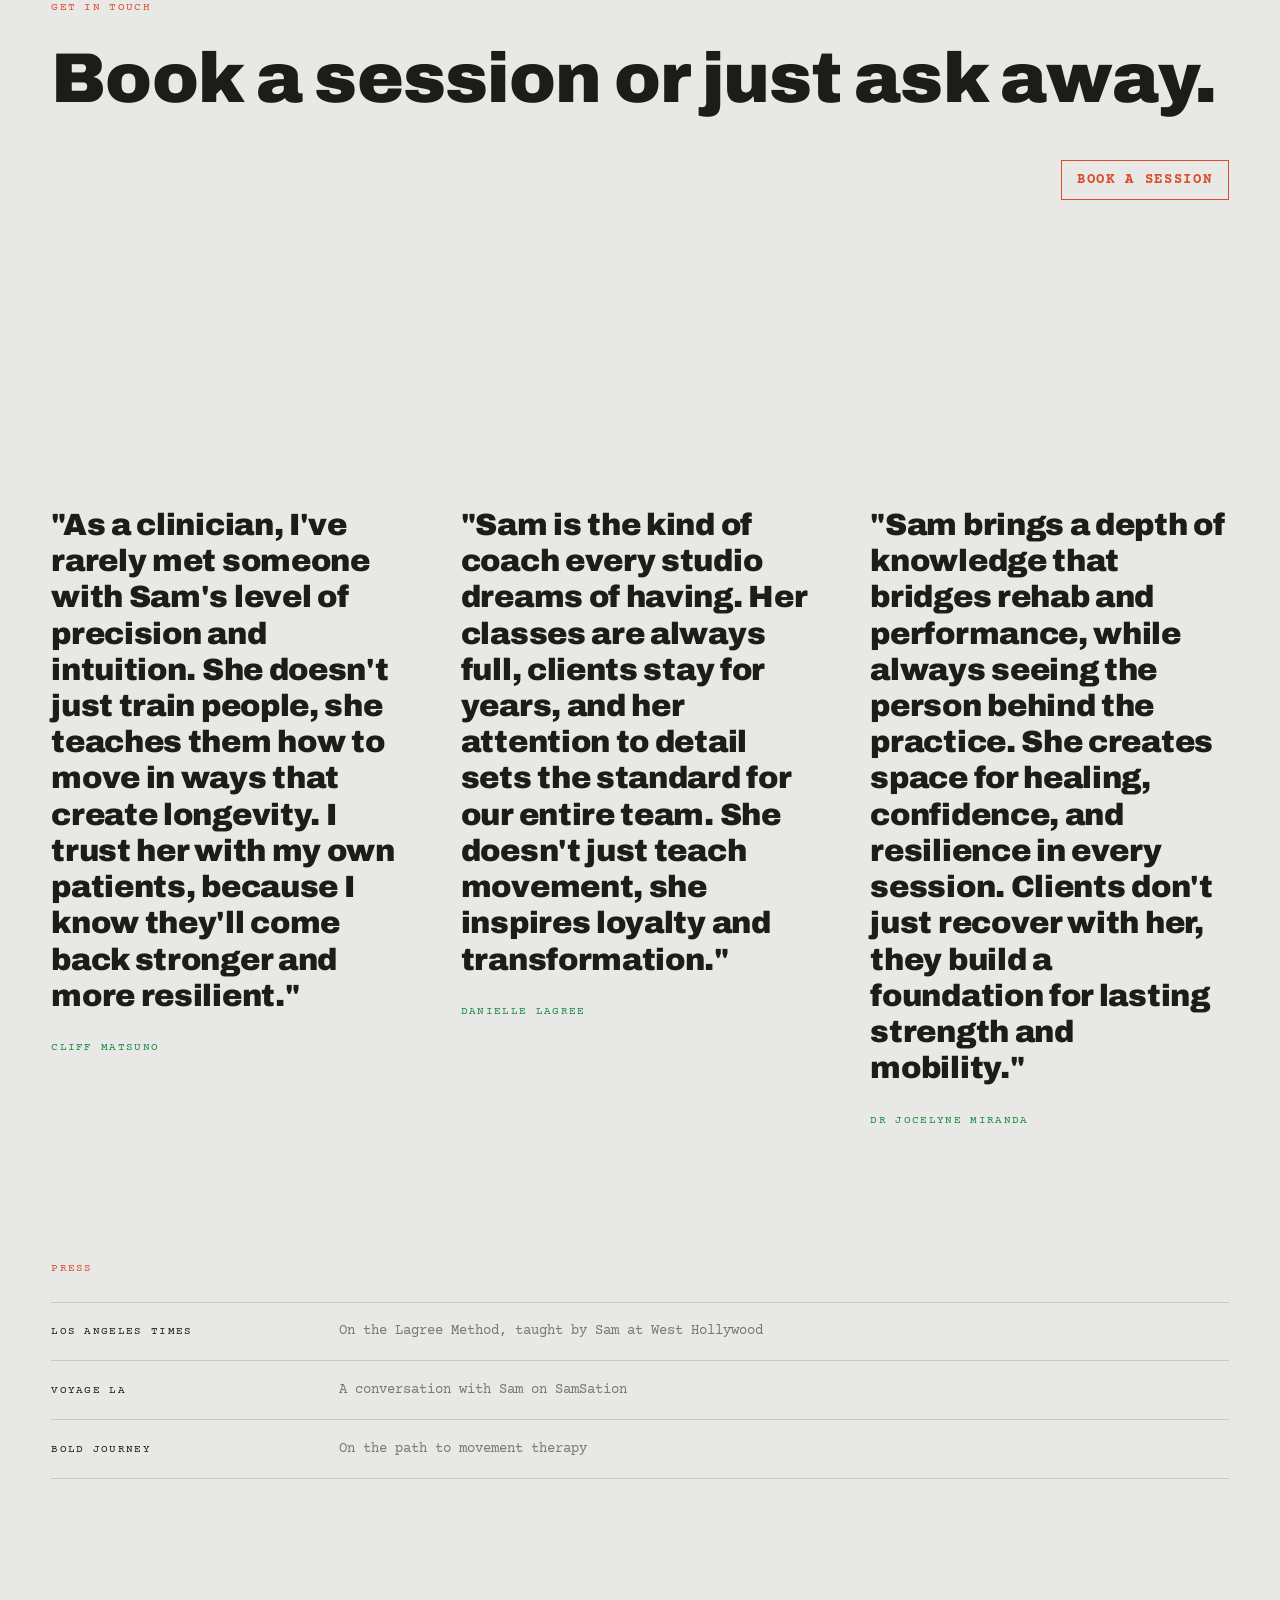
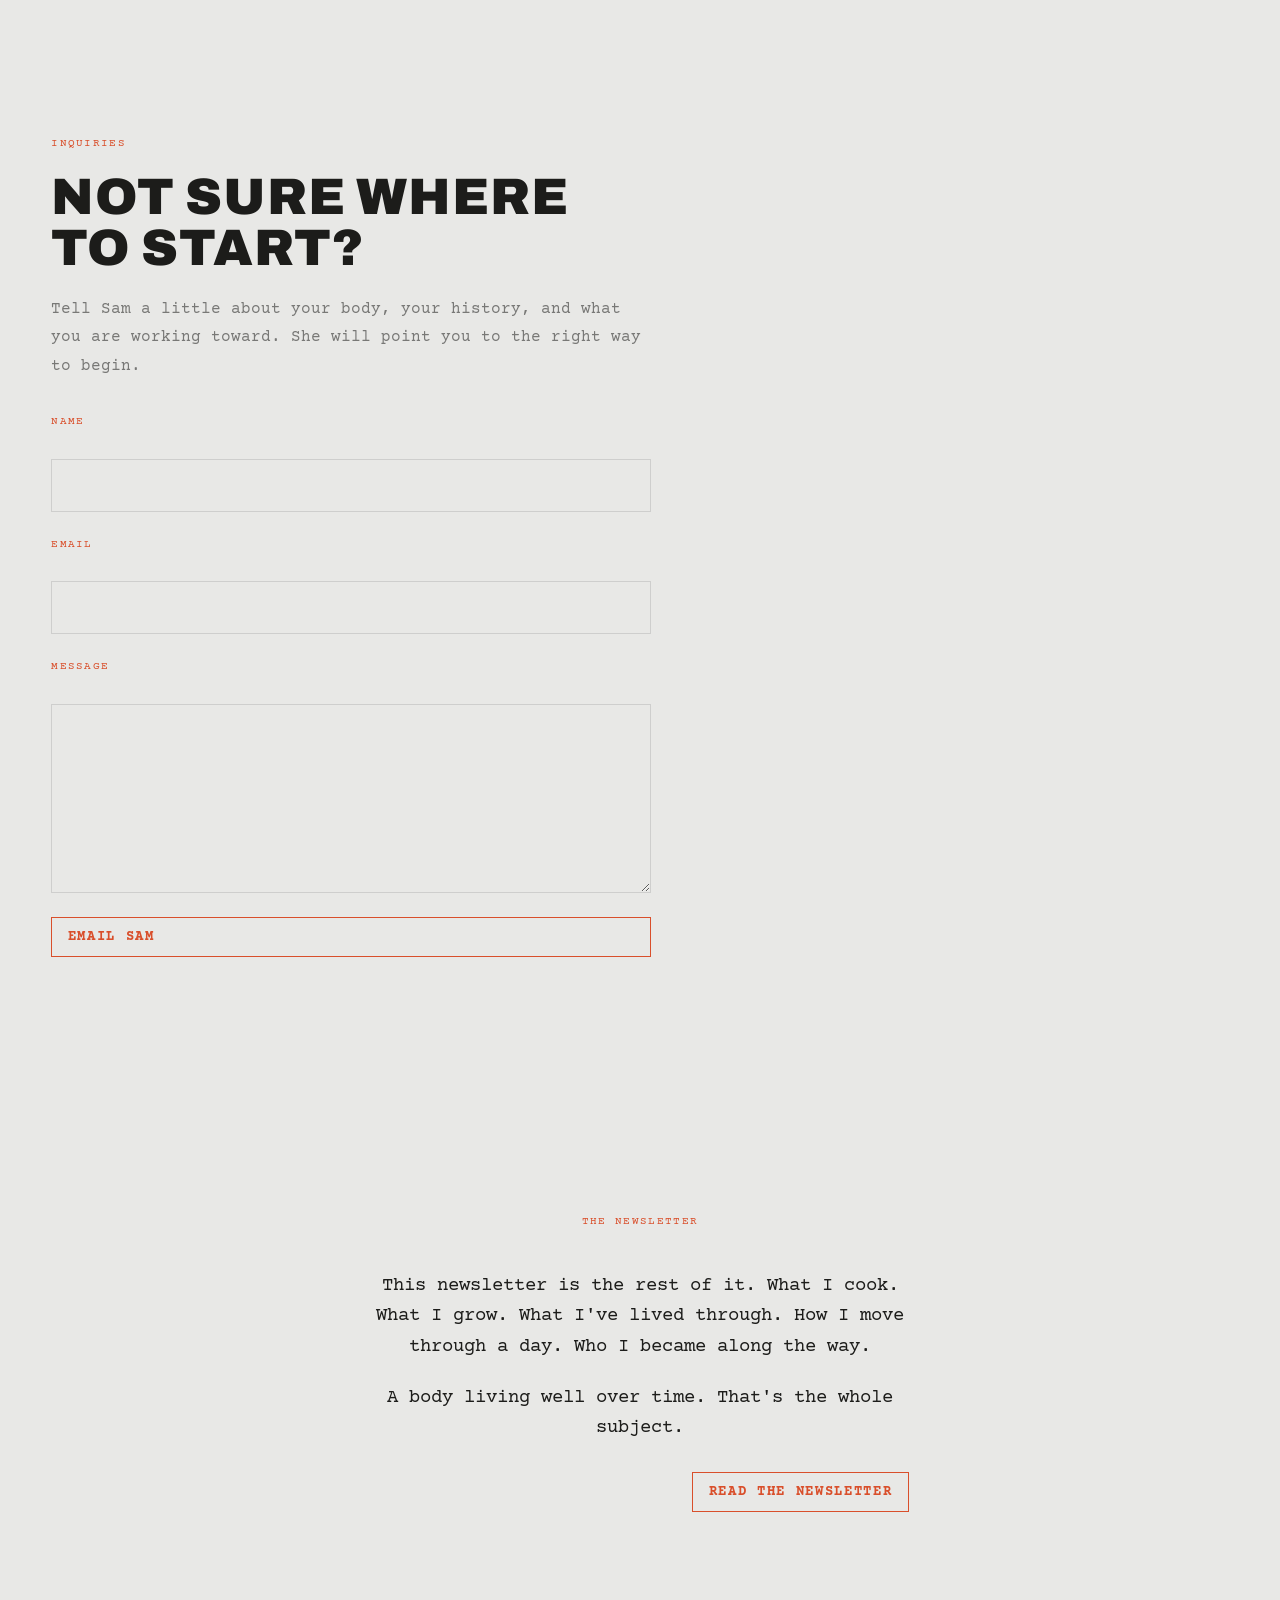
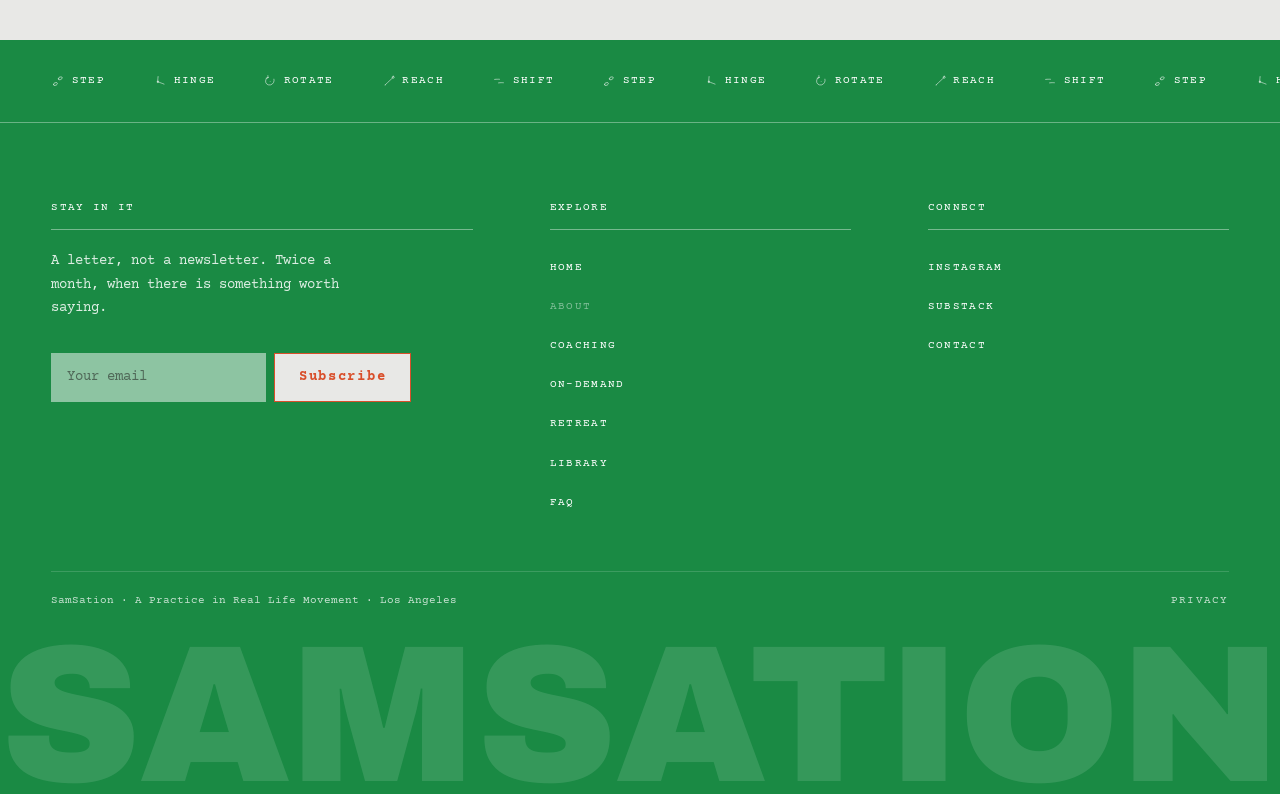
<file: about.html>
<!DOCTYPE html>
<html lang="en">
<head>
  <meta charset="UTF-8">
  <meta name="viewport" content="width=device-width, initial-scale=1.0">
  <title>About · SamSation</title>
  <meta name="description" content="Sam Rabon has spent more than 40 years in movement, first as a professional dancer, then building and running studios in Sydney and Los Angeles. Today she coaches privately, working with how you move in daily life.">
  <!-- SEO/AEO block -->
  <link rel="canonical" href="https://samrabon.com/about.html">
  <meta property="og:type" content="website">
  <meta property="og:site_name" content="SamSation">
  <meta property="og:title" content="About · SamSation">
  <meta property="og:description" content="Sam Rabon has spent more than 40 years in movement, first as a professional dancer, then building and running studios in Sydney and Los Angeles. Today she coaches privately, working with how you move in daily life.">
  <meta property="og:url" content="https://samrabon.com/about.html">
  <meta property="og:image" content="https://samrabon.com/img/og-about.jpg">
  <meta property="og:image:width" content="1200">
  <meta property="og:image:height" content="630">
  <meta property="og:image:alt" content="Sam Rabon training with a resistance band on the beach">
  <meta name="twitter:card" content="summary_large_image">
  <meta name="twitter:title" content="About · SamSation">
  <meta name="twitter:description" content="Sam Rabon has spent more than 40 years in movement, first as a professional dancer, then building and running studios in Sydney and Los Angeles. Today she coaches privately, working with how you move in daily life.">
  <meta name="twitter:image" content="https://samrabon.com/img/og-about.jpg">
  <link rel="icon" type="image/svg+xml" href="img/favicon.svg">
  <link rel="icon" type="image/png" sizes="64x64" href="img/favicon-64.png">
  <link rel="apple-touch-icon" href="img/apple-touch-icon.png">
  <link rel="stylesheet" href="style.css?v=20260823-1">
  <script type="application/ld+json">
{
  "@context": "https://schema.org",
  "@graph": [
    {
      "@type": "Person",
      "@id": "https://samrabon.com/#sam",
      "name": "Sam Rabon",
      "jobTitle": "Movement coach",
      "description": "Sam Rabon has spent more than 40 years in movement, first as a professional dancer, then building and running studios in Sydney and Los Angeles. Today she coaches privately.",
      "url": "https://samrabon.com/about.html",
      "sameAs": [
        "https://solin.stream/samrabon",
        "https://www.instagram.com/samrabon_",
        "https://samrabon.substack.com"
      ]
    }
  ]
}
  </script>

<script>(function(){var t="light";try{t=localStorage.getItem("samsation-theme")||"light"}catch(e){}document.documentElement.setAttribute("data-theme",t);})();</script>
</head>
<body>

  <a class="skip-link" href="#main">Skip to content</a>

  <!-- ── Top bar: booking, Rhode-style announcement band ── -->
  <a class="topbar" href="coaching.html#book">Book a live online session</a>

  <!-- ── Glyph sprite: minimal geometric marks, one motif per pattern —
       no figures, just the object/gesture each pattern is named for ── -->
  <svg style="display:none" aria-hidden="true">
    <filter id="pencil" x="-30%" y="-30%" width="160%" height="160%">
      <feTurbulence type="fractalNoise" baseFrequency="0.9" numOctaves="2" seed="7" result="n"/>
      <feDisplacementMap in="SourceGraphic" in2="n" scale="1.8" xChannelSelector="R" yChannelSelector="G"/>
    </filter>
    <!-- STEP: two footprints, ascending diagonal — the gait pattern -->
    <symbol id="glyph-step" viewBox="0 0 32 32" fill="none">
      <path d="M5.6 23.7 C5 21.4 7.1 19.7 10 20 C12.7 20.3 15.3 21.2 14.9 23.1 C14.5 25 12 26.2 9.4 25.8 C7.1 25.5 5.8 24.5 5.7 22.9 C5.7 22.5 6 22.2 6.3 22.1" transform="rotate(-25 10 23)"/>
      <path d="M16.6 10.7 C16 8.4 18.1 6.7 21 7 C23.7 7.3 26.3 8.2 25.9 10.1 C25.5 12 23 13.2 20.4 12.8 C18.1 12.5 16.8 11.5 16.7 9.9 C16.7 9.5 17 9.2 17.3 9.1" transform="rotate(-25 21 10)"/>
    </symbol>
    <!-- HINGE: a single bracket folding at a pivot — the geometry of bending -->
    <symbol id="glyph-hinge" viewBox="0 0 32 32" fill="none">
      <path d="M11.5 5.8 C10.7 9 11.6 11.9 10.9 14.6 C10.7 15.7 11 16.9 11 18" stroke-linecap="round"/>
      <path d="M11 18 C14 18.5 16.6 20 19.4 20.9 C21.3 21.6 23.3 22.4 25.2 23.1" stroke-linecap="round"/>
      <path d="M11.1 16.2 C12.1 16.2 12.9 17 12.8 18 C12.7 19 11.7 19.8 10.7 19.7 C9.8 19.6 9.2 18.7 9.3 17.8 C9.4 16.9 10.1 16.3 11.3 16.3"/>
    </symbol>
    <!-- ROTATE: an orbit with a clear arrowhead and a still center -->
    <symbol id="glyph-rotate" viewBox="0 0 32 32" fill="none">
      <path d="M25.1 11.8 C26.6 17 23.2 23.6 17 24.9 C10.7 26.2 5.4 21.9 5.9 16.1 C6.3 11.4 8.6 8.9 11.5 8.2" stroke-linecap="round" stroke-linejoin="round"/>
      <path d="M11.5 8.2 C10.1 8.5 8.7 9.3 7.2 9.6 M11.5 8.2 C11.5 6.8 11.1 5.3 11.1 3.8" stroke-linecap="round" stroke-linejoin="round"/>
      <circle cx="16.3" cy="17" r="1"  fill="currentColor" stroke="none"/>
    </symbol>
    <!-- REACH: a line of extension from a fixed base to the point it meets -->
    <symbol id="glyph-reach" viewBox="0 0 32 32" fill="none">
      <path d="M7.5 24.6 C11.4 20.8 14.6 17.9 18.2 14.5 C20.5 12.3 22.8 10.1 25 8" stroke-linecap="round"/>
      <circle cx="7" cy="25" r="1.2" fill="currentColor" stroke="none"/>
      <path d="M25.7 5 C27.1 5.2 28.1 6.4 27.9 7.7 C27.6 9.1 26.3 10.1 25 9.8 C23.7 9.6 22.9 8.5 23.1 7.2 C23.3 6.1 24.3 5.2 25.9 5.3"/>
    </symbol>
    <!-- SHIFT: two bars, offset — the visual fact of lateral displacement -->
    <symbol id="glyph-shift" viewBox="0 0 32 32" fill="none">
      <path d="M6 12.3 C8.4 11.7 10.6 12.3 12.9 12 C14.3 11.9 15.6 12 17 12.1" stroke-linecap="round"/>
      <path d="M15 20.2 C17.4 19.6 19.6 20.2 21.9 19.8 C23.3 19.7 24.6 20 26 20" stroke-linecap="round"/>
    </symbol>
  </svg>


  <!-- ── Nav pill ── -->
  <nav class="nav-pill" id="navPill">
    <div class="nav-pill__inner">
      <button class="nav-pill__hamburger" id="navToggle" aria-label="Open menu" aria-expanded="false">
        <span></span><span></span>
      </button>
      <nav class="nav-pill__links">
        <a href="index.html">Home</a>
        <a href="about.html" aria-current="page">About</a>
        <a href="coaching.html">Coaching</a>
        <a href="on-demand.html">On-Demand</a>
        <a href="retreat.html">Retreat</a>
        <a href="library.html">Library</a>
        <a href="faq.html">FAQ</a>
      </nav>
      <a href="index.html" class="nav-pill__wordmark">SamSation</a>
    </div>
  </nav>

  <!-- ── Mobile full-screen overlay menu ── -->
  <div class="nav-overlay" id="navOverlay" aria-hidden="true">
    <a href="index.html">Home</a>
    <a href="about.html" aria-current="page">About</a>
    <a href="coaching.html">Coaching</a>
    <a href="on-demand.html">On-Demand</a>
    <a href="retreat.html">Retreat</a>
    <a href="library.html">Library</a>
    <a href="faq.html">FAQ</a>
    <div class="nav-overlay__foot">
      <a href="https://www.instagram.com/samrabon_" target="_blank" rel="noopener">Instagram</a>
      <a href="https://samrabon.substack.com" target="_blank" rel="noopener">Substack</a>
    </div>
  </div>


  <div class="page" id="main">

    <!-- ── Page intro ── -->
    <section class="s-pageintro fade-in">
      <span class="label s-pageintro__eyebrow"><svg class="glyph glyph--14" aria-hidden="true"><use href="#glyph-hinge"></use></svg>About · Sam Rabon</span>
      <h1 class="s-pageintro__title">About Sam Rabon</h1>
      <p class="s-pageintro__lead">A dancer first. Then a studio owner. Now, private coaching.</p>
    </section>

    <!-- ── Bio: sticky portrait left, bio right (matches Retreat's s-rdl module pattern) ── -->
    <section class="s-bio fade-in">
      <a class="s-bio__img media-link" href="coaching.html" aria-label="Sam Rabon — coaching"><img src="img/sam-about.webp" alt="Sam Rabon" loading="lazy" decoding="async"></a>
      <div class="s-bio__body">
        <div class="s-prose">
          <p>I'm Sam Rabon. I've spent more than 40 years in movement. First as a professional dancer across Australia, Japan, Portugal, Italy, and France, then building, running, and selling studios in Sydney and Los Angeles, training and mentoring instructors along the way. Today I coach privately.</p>
          <p>Nothing in the body moves alone. It's all connected, all reactive. Sessions are built around how you move in your daily life.</p>
          <p>Movement has never really been the destination for me. What I've always been interested in is freedom. The freedom to participate fully in life, to stay engaged with the world, to keep saying yes to things that make me feel alive.</p>
        </div>
        <div class="s-split__card">
          <span class="label label--accent">Move with Sam</span>
          <h2 class="s-split__card-title">Coaching</h2>
          <p>Private sessions, group training, and live online coaching.</p>
          <a href="coaching.html" class="pill-cta">See coaching</a>
        </div>
      </div>
    </section>

    <!-- ── Book a session / contact ── -->
    <section class="s-claim fade-in">
      <span class="label">Get in touch</span>
      <h2><a class="hl-link" href="coaching.html#book">Book a session or just ask away.</a></h2>
      <a href="coaching.html#book" class="pill-cta">Book a session</a>
    </section>

    <!-- ── What my peers are saying ── -->
    <section class="s-testimonials s-testimonials--three fade-in">
      <blockquote>
        <p class="testimonial__quote">"As a clinician, I've rarely met someone with Sam's level of precision and intuition. She doesn't just train people, she teaches them how to move in ways that create longevity. I trust her with my own patients, because I know they'll come back stronger and more resilient."</p>
        <cite class="testimonial__cite">Cliff Matsuno</cite>
      </blockquote>
      <blockquote>
        <p class="testimonial__quote">"Sam is the kind of coach every studio dreams of having. Her classes are always full, clients stay for years, and her attention to detail sets the standard for our entire team. She doesn't just teach movement, she inspires loyalty and transformation."</p>
        <cite class="testimonial__cite">Danielle Lagree</cite>
      </blockquote>
      <blockquote>
        <p class="testimonial__quote">"Sam brings a depth of knowledge that bridges rehab and performance, while always seeing the person behind the practice. She creates space for healing, confidence, and resilience in every session. Clients don't just recover with her, they build a foundation for lasting strength and mobility."</p>
        <cite class="testimonial__cite">Dr Jocelyne Miranda</cite>
      </blockquote>
    </section>

    <!-- ── Press ── -->
    <section class="s-press fade-in">
      <span class="label">Press</span>
      <ul class="s-press__list">
        <li>
          <a class="s-press__link" href="https://www.latimes.com/lifestyle/story/2025-04-16/lagree-fitness-trend-megaformer-pilates" target="_blank" rel="noopener">
            <span class="s-press__pub">Los Angeles Times</span>
            <span class="s-press__desc">On the Lagree Method, taught by Sam at West Hollywood</span>
          </a>
        </li>
        <li>
          <a class="s-press__link" href="https://voyagela.com/interview/community-highlights-meet-samantha-rabon-of-samsation/" target="_blank" rel="noopener">
            <span class="s-press__pub">Voyage LA</span>
            <span class="s-press__desc">A conversation with Sam on SamSation</span>
          </a>
        </li>
        <li>
          <a class="s-press__link" href="https://boldjourney.com/meet-samantha-rabon/" target="_blank" rel="noopener">
            <span class="s-press__pub">Bold Journey</span>
            <span class="s-press__desc">On the path to movement therapy</span>
          </a>
        </li>
      </ul>
    </section>

    <!-- ── Contact ── -->
    <section class="s-contact fade-in" id="contact">
      <div class="s-contact__inner">
        <span class="label">Inquiries</span>
        <h2 class="s-contact__title">Not sure where to start?</h2>
        <p class="s-contact__text">Tell Sam a little about your body, your history, and what you are working toward. She will point you to the right way to begin.</p>
        <form class="contact-form" id="contact-form">
          <div class="contact-form__row">
            <label class="label" for="cf-name">Name</label>
            <input class="contact-form__input" type="text" id="cf-name" name="name" autocomplete="name" required>
          </div>
          <div class="contact-form__row">
            <label class="label" for="cf-email">Email</label>
            <input class="contact-form__input" type="email" id="cf-email" name="email" autocomplete="email" required>
          </div>
          <div class="contact-form__row">
            <label class="label" for="cf-message">Message</label>
            <textarea class="contact-form__input contact-form__textarea" id="cf-message" name="message" rows="6" required></textarea>
          </div>
          <button type="submit" class="pill-cta">Email Sam</button>
        </form>
      </div>
    </section>

    <!-- ── Newsletter, in Sam's words ── -->
    <section class="s-newsletter-intro fade-in">
      <span class="label">The newsletter</span>
      <div class="s-prose s-newsletter-intro__prose">
        <p>This newsletter is the rest of it. What I cook. What I grow. What I've lived through. How I move through a day. Who I became along the way.</p>
        <p>A body living well over time. That's the whole subject.</p>
      </div>
      <a href="https://samrabon.substack.com" target="_blank" rel="noopener" class="pill-cta">Read the newsletter</a>
    </section>

  </div><!-- /.page -->

  <!-- ── Footer ── -->
  <footer class="footer">
    <!-- ── Footer ticker: patterns strip, full-width top band ── -->
    <div class="footer__ticker" aria-hidden="true">
      <div class="s-ticker__track">
        <span class="s-ticker__item"><svg class="glyph glyph--14"><use href="#glyph-step"></use></svg>Step</span>
        <span class="s-ticker__item"><svg class="glyph glyph--14"><use href="#glyph-hinge"></use></svg>Hinge</span>
        <span class="s-ticker__item"><svg class="glyph glyph--14"><use href="#glyph-rotate"></use></svg>Rotate</span>
        <span class="s-ticker__item"><svg class="glyph glyph--14"><use href="#glyph-reach"></use></svg>Reach</span>
        <span class="s-ticker__item"><svg class="glyph glyph--14"><use href="#glyph-shift"></use></svg>Shift</span>
        <span class="s-ticker__item"><svg class="glyph glyph--14"><use href="#glyph-step"></use></svg>Step</span>
        <span class="s-ticker__item"><svg class="glyph glyph--14"><use href="#glyph-hinge"></use></svg>Hinge</span>
        <span class="s-ticker__item"><svg class="glyph glyph--14"><use href="#glyph-rotate"></use></svg>Rotate</span>
        <span class="s-ticker__item"><svg class="glyph glyph--14"><use href="#glyph-reach"></use></svg>Reach</span>
        <span class="s-ticker__item"><svg class="glyph glyph--14"><use href="#glyph-shift"></use></svg>Shift</span>
      </div>
    </div>

    <div class="footer__inner footer__inner--cols">
      <div class="footer__col footer__col--news">
        <span class="label footer__newsletter-label">Stay in it</span>
        <p class="footer__newsletter-text">A letter, not a newsletter. Twice a month, when there is something worth saying.</p>
        <form class="footer__form" action="https://samrabon.substack.com/subscribe" method="get" target="_blank">
          <input type="email" name="email" class="footer__input" placeholder="Your email" autocomplete="email">
          <button type="submit" class="footer__submit">Subscribe</button>
        </form>
      </div>
      <nav class="footer__col" aria-label="Footer site navigation">
        <span class="label footer__col-label">Explore</span>
        <div class="footer__nav footer__nav--stack">
          <a href="index.html">Home</a>
          <a href="about.html" aria-current="page">About</a>
          <a href="coaching.html">Coaching</a>
          <a href="on-demand.html">On-Demand</a>
          <a href="retreat.html">Retreat</a>
          <a href="library.html">Library</a>
          <a href="faq.html">FAQ</a>
        </div>
      </nav>
      <div class="footer__col">
        <span class="label footer__col-label">Connect</span>
        <div class="footer__nav footer__nav--stack">
          <a href="https://www.instagram.com/samrabon_" target="_blank" rel="noopener">Instagram</a>
          <a href="https://samrabon.substack.com" target="_blank" rel="noopener">Substack</a>
          <a href="about.html#contact">Contact</a>
        </div>
      </div>
    </div>
    <div class="footer__bottom">
      <p class="footer__meta">SamSation · A Practice in Real Life Movement · Los Angeles</p>
      <a class="footer__privacy" href="privacy.html">Privacy</a>
    </div>
    <div class="footer__wordmark-wrap">
      <div class="footer__wordmark" aria-hidden="true">SamSation</div>
    </div>
  </footer>

  <script src="main.js"></script>
</body>
</html>
</file>
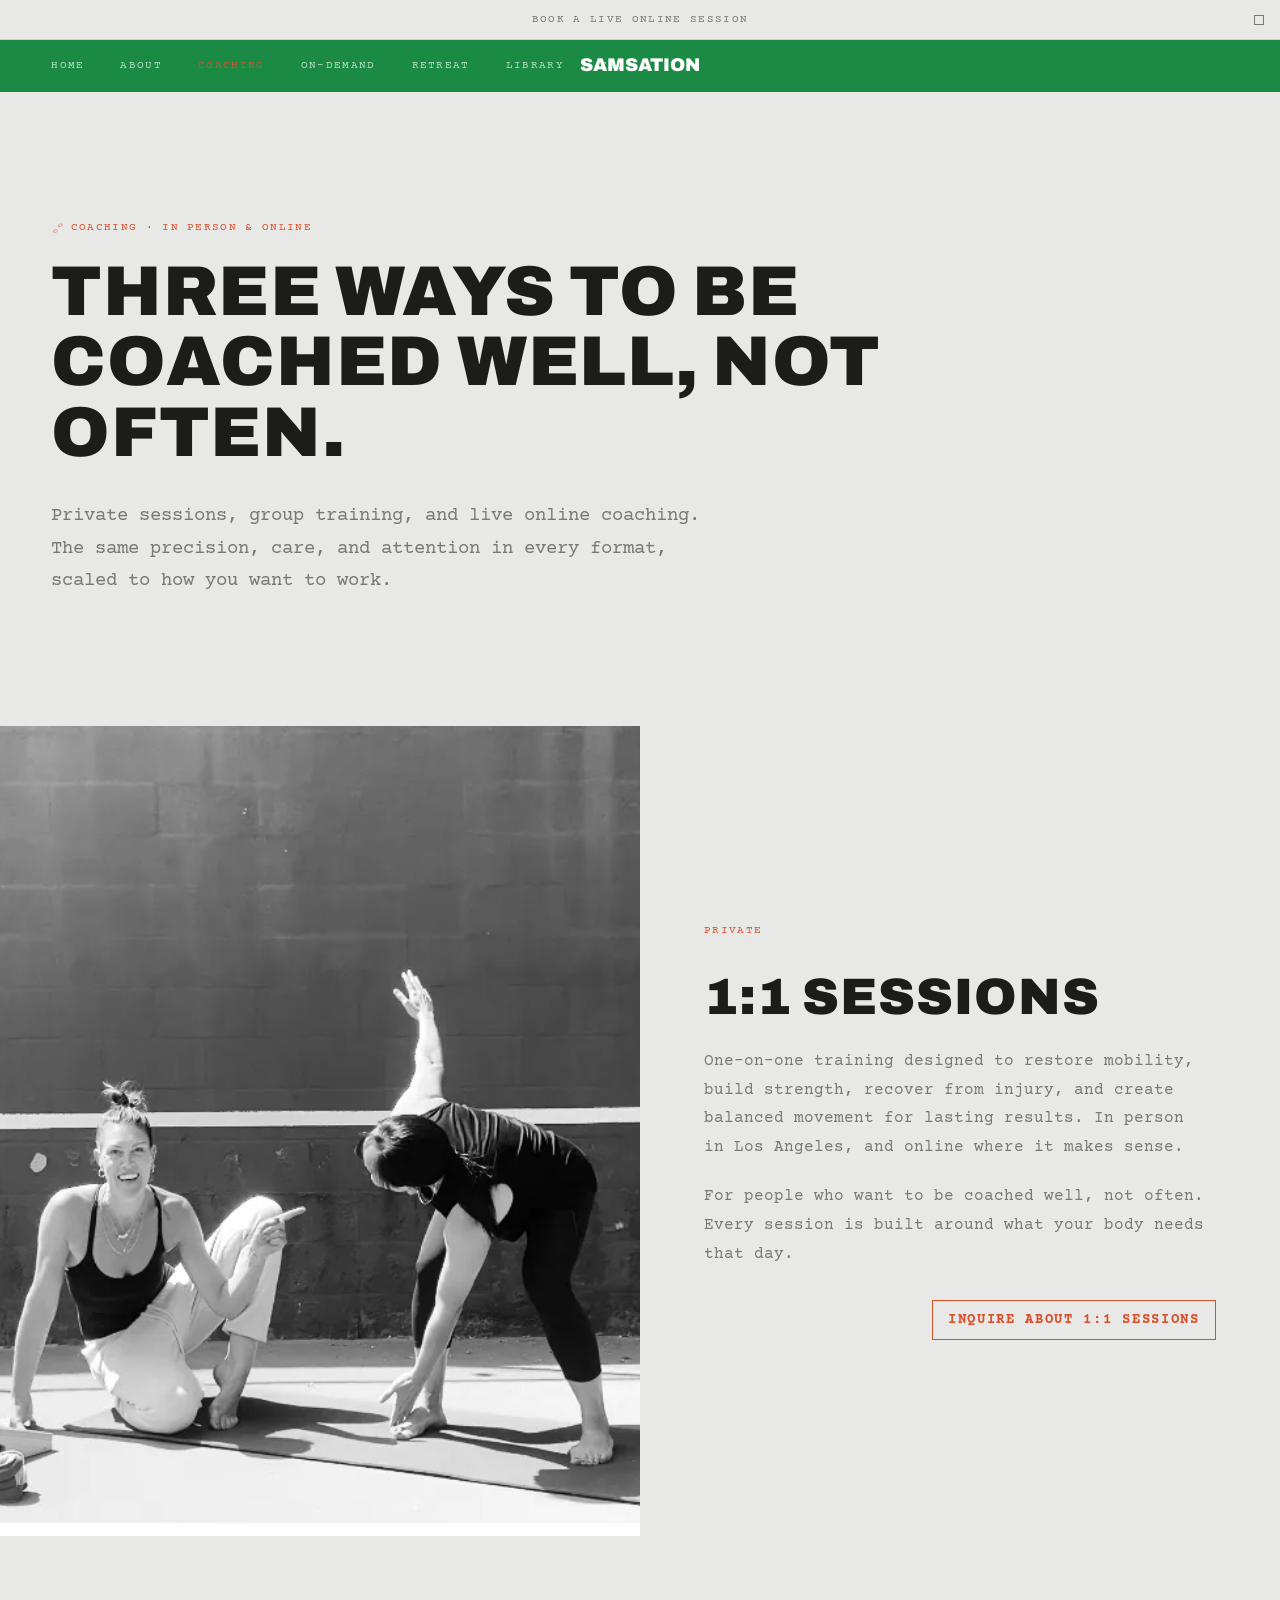
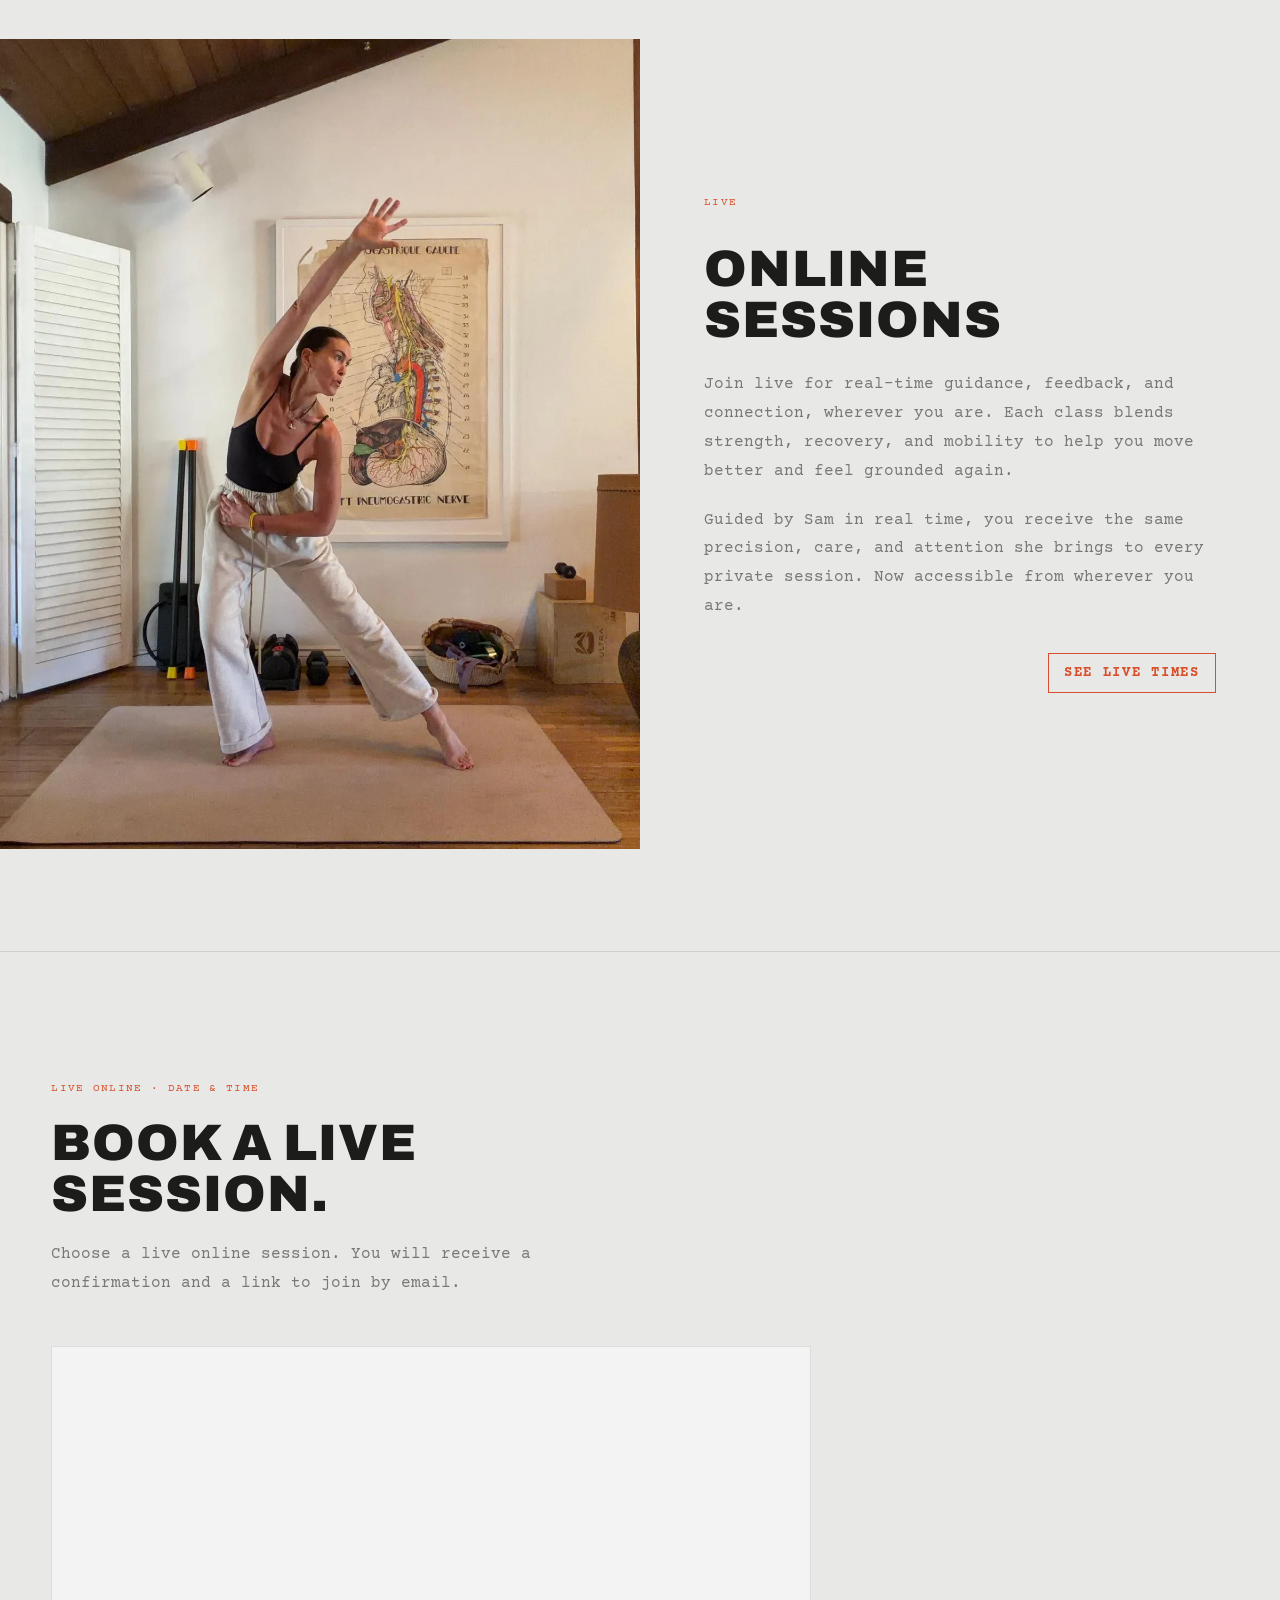
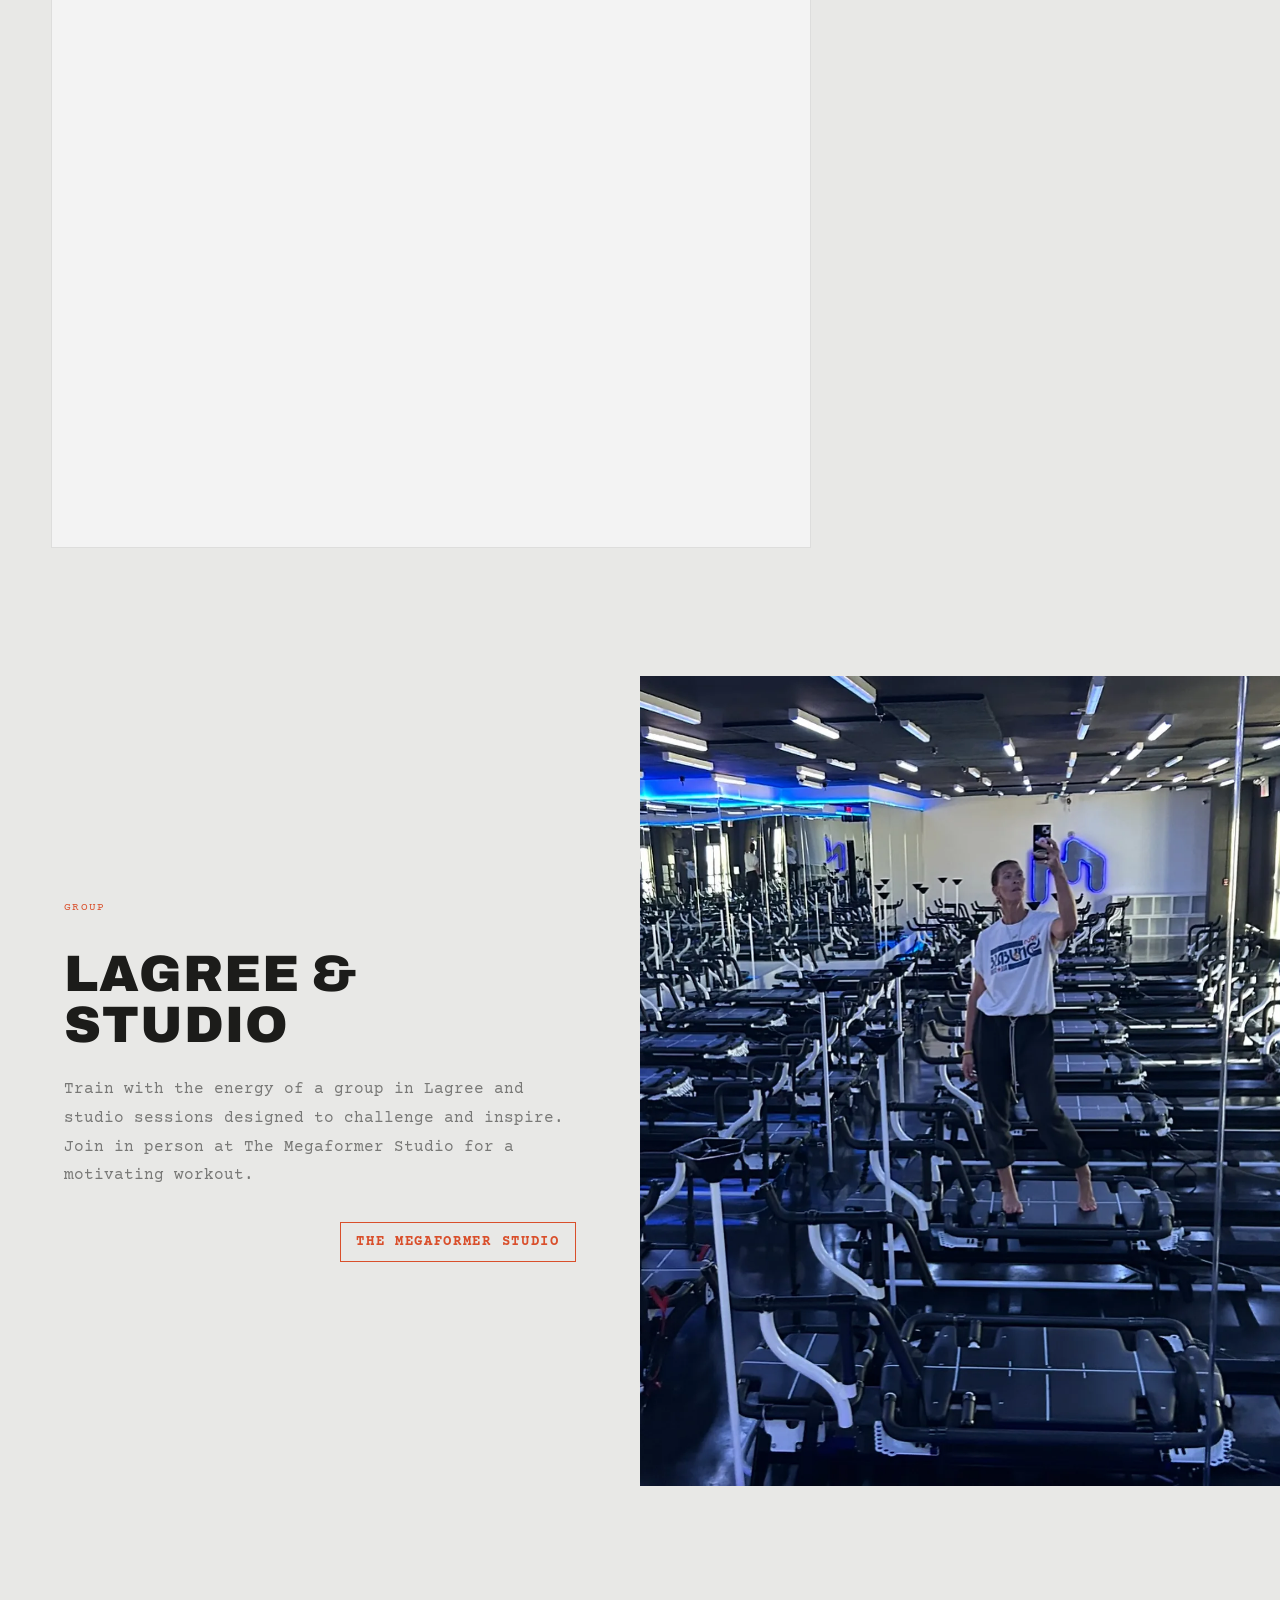
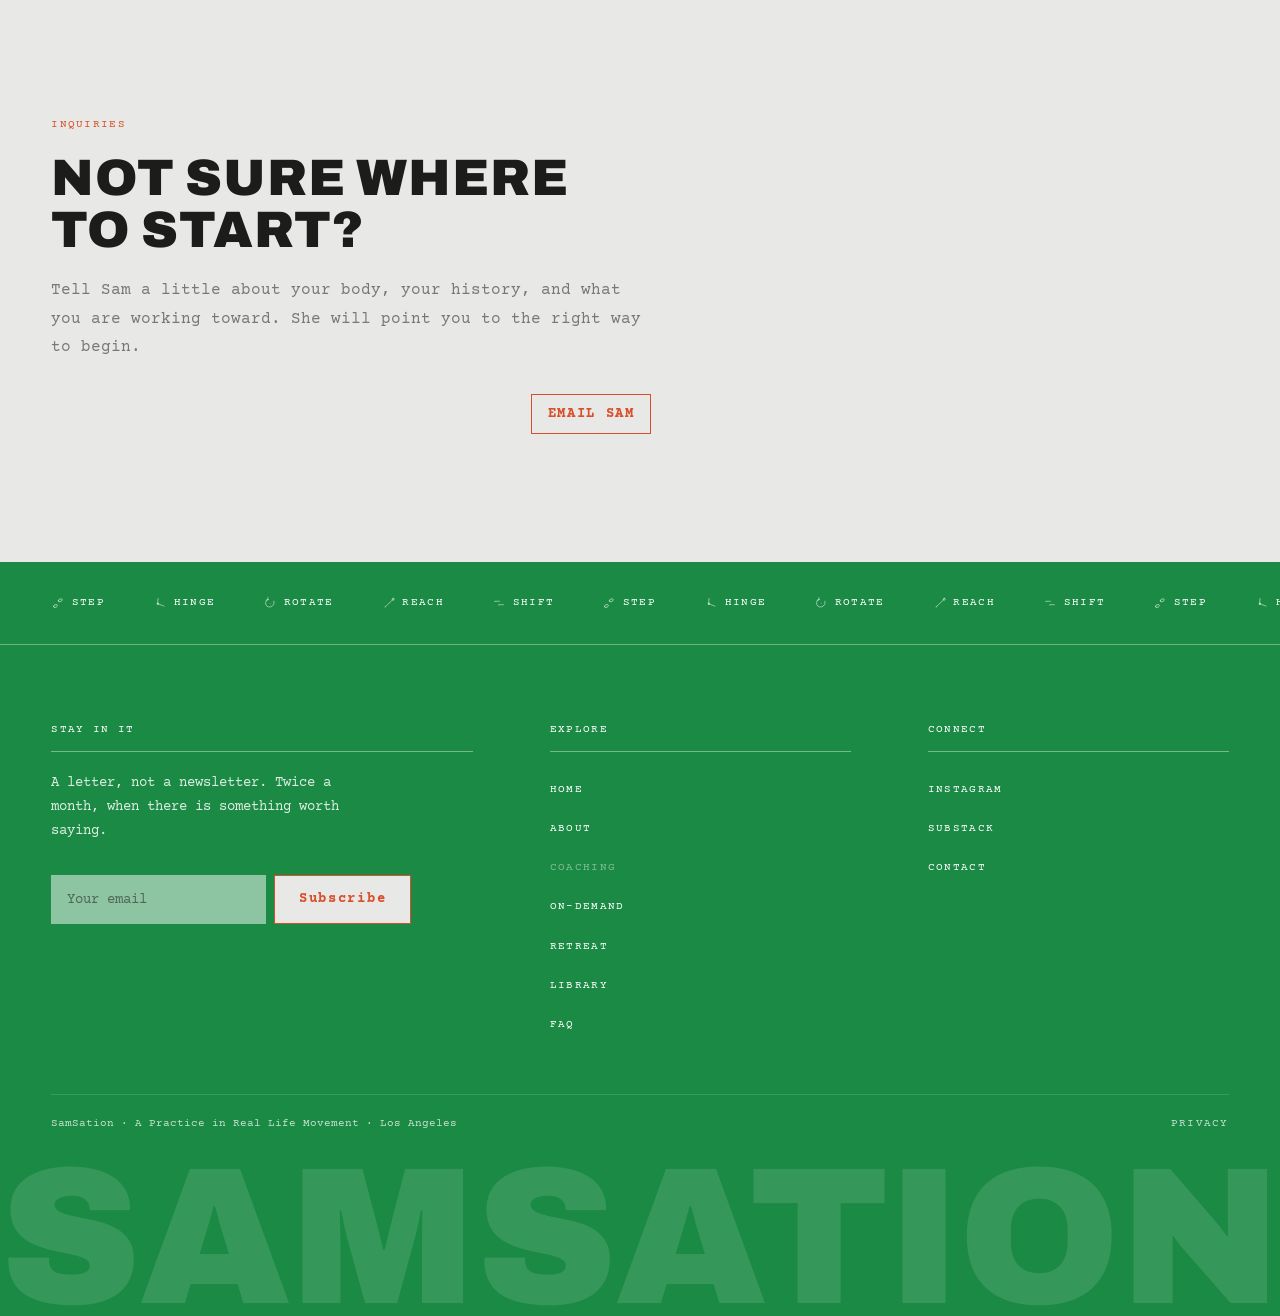
<file: coaching.html>
<!DOCTYPE html>
<html lang="en">
<head>
  <meta charset="UTF-8">
  <meta name="viewport" content="width=device-width, initial-scale=1.0">
  <title>Coaching · SamSation</title>
  <meta name="description" content="One-on-one training, group sessions, and live online coaching with Sam Rabon. Restore mobility, build strength, recover from injury, and create balanced movement that lasts.">
  <!-- SEO/AEO block -->
  <link rel="canonical" href="https://samrabon.com/coaching.html">
  <meta property="og:type" content="website">
  <meta property="og:site_name" content="SamSation">
  <meta property="og:title" content="Coaching · SamSation">
  <meta property="og:description" content="One-on-one training, group sessions, and live online coaching with Sam Rabon. Restore mobility, build strength, recover from injury, and create balanced movement that lasts.">
  <meta property="og:url" content="https://samrabon.com/coaching.html">
  <meta property="og:image" content="https://samrabon.com/img/og-coaching.jpg">
  <meta property="og:image:width" content="1200">
  <meta property="og:image:height" content="630">
  <meta property="og:image:alt" content="Private session with Sam">
  <meta name="twitter:card" content="summary_large_image">
  <meta name="twitter:title" content="Coaching · SamSation">
  <meta name="twitter:description" content="One-on-one training, group sessions, and live online coaching with Sam Rabon. Restore mobility, build strength, recover from injury, and create balanced movement that lasts.">
  <meta name="twitter:image" content="https://samrabon.com/img/og-coaching.jpg">
  <link rel="icon" type="image/svg+xml" href="img/favicon.svg">
  <link rel="icon" type="image/png" sizes="64x64" href="img/favicon-64.png">
  <link rel="apple-touch-icon" href="img/apple-touch-icon.png">
  <link rel="stylesheet" href="style.css?v=20260823-1">
  <script type="application/ld+json">
{
  "@context": "https://schema.org",
  "@graph": [
    {
      "@type": "Service",
      "name": "1:1 Sessions",
      "provider": {
        "@id": "https://samrabon.com/#samsation"
      },
      "url": "https://samrabon.com/coaching.html"
    },
    {
      "@type": "Service",
      "name": "Lagree & Studio",
      "provider": {
        "@id": "https://samrabon.com/#samsation"
      },
      "url": "https://samrabon.com/coaching.html"
    },
    {
      "@type": "Service",
      "name": "Online Sessions",
      "provider": {
        "@id": "https://samrabon.com/#samsation"
      },
      "url": "https://samrabon.com/coaching.html"
    }
  ]
}
  </script>

<script>(function(){var t="light";try{t=localStorage.getItem("samsation-theme")||"light"}catch(e){}document.documentElement.setAttribute("data-theme",t);})();</script>
</head>
<body>

  <a class="skip-link" href="#main">Skip to content</a>

  <!-- ── Top bar: booking, Rhode-style announcement band ── -->
  <a class="topbar" href="#book">Book a live online session</a>

  <!-- ── Glyph sprite: minimal geometric marks, one motif per pattern —
       no figures, just the object/gesture each pattern is named for ── -->
  <svg style="display:none" aria-hidden="true">
    <filter id="pencil" x="-30%" y="-30%" width="160%" height="160%">
      <feTurbulence type="fractalNoise" baseFrequency="0.9" numOctaves="2" seed="7" result="n"/>
      <feDisplacementMap in="SourceGraphic" in2="n" scale="1.8" xChannelSelector="R" yChannelSelector="G"/>
    </filter>
    <!-- STEP: two footprints, ascending diagonal — the gait pattern -->
    <symbol id="glyph-step" viewBox="0 0 32 32" fill="none">
      <path d="M5.6 23.7 C5 21.4 7.1 19.7 10 20 C12.7 20.3 15.3 21.2 14.9 23.1 C14.5 25 12 26.2 9.4 25.8 C7.1 25.5 5.8 24.5 5.7 22.9 C5.7 22.5 6 22.2 6.3 22.1" transform="rotate(-25 10 23)"/>
      <path d="M16.6 10.7 C16 8.4 18.1 6.7 21 7 C23.7 7.3 26.3 8.2 25.9 10.1 C25.5 12 23 13.2 20.4 12.8 C18.1 12.5 16.8 11.5 16.7 9.9 C16.7 9.5 17 9.2 17.3 9.1" transform="rotate(-25 21 10)"/>
    </symbol>
    <!-- HINGE: a single bracket folding at a pivot — the geometry of bending -->
    <symbol id="glyph-hinge" viewBox="0 0 32 32" fill="none">
      <path d="M11.5 5.8 C10.7 9 11.6 11.9 10.9 14.6 C10.7 15.7 11 16.9 11 18" stroke-linecap="round"/>
      <path d="M11 18 C14 18.5 16.6 20 19.4 20.9 C21.3 21.6 23.3 22.4 25.2 23.1" stroke-linecap="round"/>
      <path d="M11.1 16.2 C12.1 16.2 12.9 17 12.8 18 C12.7 19 11.7 19.8 10.7 19.7 C9.8 19.6 9.2 18.7 9.3 17.8 C9.4 16.9 10.1 16.3 11.3 16.3"/>
    </symbol>
    <!-- ROTATE: an orbit with a clear arrowhead and a still center -->
    <symbol id="glyph-rotate" viewBox="0 0 32 32" fill="none">
      <path d="M25.1 11.8 C26.6 17 23.2 23.6 17 24.9 C10.7 26.2 5.4 21.9 5.9 16.1 C6.3 11.4 8.6 8.9 11.5 8.2" stroke-linecap="round" stroke-linejoin="round"/>
      <path d="M11.5 8.2 C10.1 8.5 8.7 9.3 7.2 9.6 M11.5 8.2 C11.5 6.8 11.1 5.3 11.1 3.8" stroke-linecap="round" stroke-linejoin="round"/>
      <circle cx="16.3" cy="17" r="1"  fill="currentColor" stroke="none"/>
    </symbol>
    <!-- REACH: a line of extension from a fixed base to the point it meets -->
    <symbol id="glyph-reach" viewBox="0 0 32 32" fill="none">
      <path d="M7.5 24.6 C11.4 20.8 14.6 17.9 18.2 14.5 C20.5 12.3 22.8 10.1 25 8" stroke-linecap="round"/>
      <circle cx="7" cy="25" r="1.2" fill="currentColor" stroke="none"/>
      <path d="M25.7 5 C27.1 5.2 28.1 6.4 27.9 7.7 C27.6 9.1 26.3 10.1 25 9.8 C23.7 9.6 22.9 8.5 23.1 7.2 C23.3 6.1 24.3 5.2 25.9 5.3"/>
    </symbol>
    <!-- SHIFT: two bars, offset — the visual fact of lateral displacement -->
    <symbol id="glyph-shift" viewBox="0 0 32 32" fill="none">
      <path d="M6 12.3 C8.4 11.7 10.6 12.3 12.9 12 C14.3 11.9 15.6 12 17 12.1" stroke-linecap="round"/>
      <path d="M15 20.2 C17.4 19.6 19.6 20.2 21.9 19.8 C23.3 19.7 24.6 20 26 20" stroke-linecap="round"/>
    </symbol>
  </svg>


  <!-- ── Nav pill ── -->
  <nav class="nav-pill" id="navPill">
    <div class="nav-pill__inner">
      <button class="nav-pill__hamburger" id="navToggle" aria-label="Open menu" aria-expanded="false">
        <span></span><span></span>
      </button>
      <nav class="nav-pill__links">
        <a href="index.html">Home</a>
        <a href="about.html">About</a>
        <a href="coaching.html" aria-current="page">Coaching</a>
        <a href="on-demand.html">On-Demand</a>
        <a href="retreat.html">Retreat</a>
        <a href="library.html">Library</a>
        <a href="faq.html">FAQ</a>
      </nav>
      <a href="index.html" class="nav-pill__wordmark">SamSation</a>
    </div>
  </nav>

  <!-- ── Mobile full-screen overlay menu ── -->
  <div class="nav-overlay" id="navOverlay" aria-hidden="true">
    <a href="index.html">Home</a>
    <a href="about.html">About</a>
    <a href="coaching.html" aria-current="page">Coaching</a>
    <a href="on-demand.html">On-Demand</a>
    <a href="retreat.html">Retreat</a>
    <a href="library.html">Library</a>
    <a href="faq.html">FAQ</a>
    <div class="nav-overlay__foot">
      <a href="https://www.instagram.com/samrabon_" target="_blank" rel="noopener">Instagram</a>
      <a href="https://samrabon.substack.com" target="_blank" rel="noopener">Substack</a>
    </div>
  </div>


  <div class="page" id="main">

    <!-- ── Page intro ── -->
    <section class="s-pageintro fade-in">
      <span class="label s-pageintro__eyebrow"><svg class="glyph glyph--14" aria-hidden="true"><use href="#glyph-step"></use></svg>Coaching · In person & online</span>
      <h1 class="s-pageintro__title">Three ways to be coached well, not often.</h1>
      <p class="s-pageintro__lead">Private sessions, group training, and live online coaching. The same precision, care, and attention in every format, scaled to how you want to work.</p>
    </section>

    <!-- ── Private ── -->
    <section class="s-offer fade-in" id="private">
      <div class="s-offer__media">
        <a class="media-link" href="#contact" aria-label="1:1 Sessions — inquire"><picture>
          <source srcset="img/coach-11.webp" type="image/webp">
          <img src="img/coach-11.jpg" alt="Sam coaching a private session" loading="lazy">
        </picture></a>
      </div>
      <div class="s-offer__body">
        <span class="label label--accent">Private</span>
        <h2 class="s-offer__title"><a class="hl-link" href="#contact">1:1 Sessions</a></h2>
        <p class="s-offer__text">One-on-one training designed to restore mobility, build strength, recover from injury, and create balanced movement for lasting results. In person in Los Angeles, and online where it makes sense.</p>
        <p class="s-offer__text">For people who want to be coached well, not often. Every session is built around what your body needs that day.</p>
        <a href="#contact" class="pill-cta">Inquire about 1:1 sessions</a>
      </div>
    </section>

    <!-- ── Live Sessions ── -->
    <section class="s-offer fade-in" id="live">
      <div class="s-offer__media">
        <a class="media-link" href="#book" aria-label="Online Sessions — see live times"><picture>
          <source srcset="img/coach-online.webp" type="image/webp">
          <img src="img/coach-online.jpg" alt="Sam mid side-stretch on a mat at home, one arm reaching overhead" loading="lazy">
        </picture></a>
      </div>
      <div class="s-offer__body">
        <span class="label label--accent">Live</span>
        <h2 class="s-offer__title"><a class="hl-link" href="#book">Online Sessions</a></h2>
        <p class="s-offer__text">Join live for real-time guidance, feedback, and connection, wherever you are. Each class blends strength, recovery, and mobility to help you move better and feel grounded again.</p>
        <p class="s-offer__text">Guided by Sam in real time, you receive the same precision, care, and attention she brings to every private session. Now accessible from wherever you are.</p>
        <a href="#book" class="pill-cta">See live times</a>
      </div>
    </section>

    <!-- ── Booking: scheduler open by default, iframe lazy-loads near viewport ── -->
    <section class="s-booking fade-in" id="book">
      <div class="s-booking__header">
        <span class="label">Live online &middot; Date &amp; time</span>
        <h2 class="s-booking__title">Book a live session.</h2>
        <p class="s-booking__text">Choose a live online session. You will receive a confirmation and a link to join by email.</p>
      </div>
      <div class="s-booking__frame" id="bookingFrame">
        <iframe
          data-src="https://app.acuityscheduling.com/schedule.php?owner=37404162&ref=embedded_csp"
          title="Choose a session time"
          class="s-booking__iframe"
          width="100%" height="760" frameborder="0" loading="lazy"></iframe>
      </div>
    </section>

    <!-- ── Group ── -->
    <section class="s-offer s-offer--reverse fade-in" id="group">
      <div class="s-offer__media">
        <a class="media-link" href="https://www.megaformer.com/book-west-hollywood" target="_blank" rel="noopener" aria-label="The Megaformer Studio, West Hollywood"><picture>
          <source srcset="img/coach-lagree.webp" type="image/webp">
          <img src="img/coach-lagree.jpg" alt="Sam standing on a Megaformer among rows of machines at the studio" loading="lazy">
        </picture></a>
      </div>
      <div class="s-offer__body">
        <span class="label label--accent">Group</span>
        <h2 class="s-offer__title"><a class="hl-link" href="https://www.megaformer.com/book-west-hollywood" target="_blank" rel="noopener">Lagree &amp; Studio</a></h2>
        <p class="s-offer__text">Train with the energy of a group in Lagree and studio sessions designed to challenge and inspire. Join in person at The Megaformer Studio for a motivating workout.</p>
        <a href="https://www.megaformer.com/book-west-hollywood" target="_blank" rel="noopener" class="pill-cta">The Megaformer Studio</a>
      </div>
    </section>



    <!-- ── Contact ── -->
    <section class="s-contact fade-in" id="contact">
      <div class="s-contact__inner">
        <span class="label">Inquiries</span>
        <h2 class="s-contact__title">Not sure where to start?</h2>
        <p class="s-contact__text">Tell Sam a little about your body, your history, and what you are working toward. She will point you to the right way to begin.</p>
        <a href="mailto:hello@samrabon.com" class="pill-cta">Email Sam</a>
      </div>
    </section>

  </div><!-- /.page -->

  <!-- ── Footer ── -->
  <footer class="footer">
    <!-- ── Footer ticker: patterns strip, full-width top band ── -->
    <div class="footer__ticker" aria-hidden="true">
      <div class="s-ticker__track">
        <span class="s-ticker__item"><svg class="glyph glyph--14"><use href="#glyph-step"></use></svg>Step</span>
        <span class="s-ticker__item"><svg class="glyph glyph--14"><use href="#glyph-hinge"></use></svg>Hinge</span>
        <span class="s-ticker__item"><svg class="glyph glyph--14"><use href="#glyph-rotate"></use></svg>Rotate</span>
        <span class="s-ticker__item"><svg class="glyph glyph--14"><use href="#glyph-reach"></use></svg>Reach</span>
        <span class="s-ticker__item"><svg class="glyph glyph--14"><use href="#glyph-shift"></use></svg>Shift</span>
        <span class="s-ticker__item"><svg class="glyph glyph--14"><use href="#glyph-step"></use></svg>Step</span>
        <span class="s-ticker__item"><svg class="glyph glyph--14"><use href="#glyph-hinge"></use></svg>Hinge</span>
        <span class="s-ticker__item"><svg class="glyph glyph--14"><use href="#glyph-rotate"></use></svg>Rotate</span>
        <span class="s-ticker__item"><svg class="glyph glyph--14"><use href="#glyph-reach"></use></svg>Reach</span>
        <span class="s-ticker__item"><svg class="glyph glyph--14"><use href="#glyph-shift"></use></svg>Shift</span>
      </div>
    </div>

    <div class="footer__inner footer__inner--cols">
      <div class="footer__col footer__col--news">
        <span class="label footer__newsletter-label">Stay in it</span>
        <p class="footer__newsletter-text">A letter, not a newsletter. Twice a month, when there is something worth saying.</p>
        <form class="footer__form" action="https://samrabon.substack.com/subscribe" method="get" target="_blank">
          <input type="email" name="email" class="footer__input" placeholder="Your email" autocomplete="email">
          <button type="submit" class="footer__submit">Subscribe</button>
        </form>
      </div>
      <nav class="footer__col" aria-label="Footer site navigation">
        <span class="label footer__col-label">Explore</span>
        <div class="footer__nav footer__nav--stack">
          <a href="index.html">Home</a>
          <a href="about.html">About</a>
          <a href="coaching.html" aria-current="page">Coaching</a>
          <a href="on-demand.html">On-Demand</a>
          <a href="retreat.html">Retreat</a>
          <a href="library.html">Library</a>
          <a href="faq.html">FAQ</a>
        </div>
      </nav>
      <div class="footer__col">
        <span class="label footer__col-label">Connect</span>
        <div class="footer__nav footer__nav--stack">
          <a href="https://www.instagram.com/samrabon_" target="_blank" rel="noopener">Instagram</a>
          <a href="https://samrabon.substack.com" target="_blank" rel="noopener">Substack</a>
          <a href="about.html#contact">Contact</a>
        </div>
      </div>
    </div>
    <div class="footer__bottom">
      <p class="footer__meta">SamSation · A Practice in Real Life Movement · Los Angeles</p>
      <a class="footer__privacy" href="privacy.html">Privacy</a>
    </div>
    <div class="footer__wordmark-wrap">
      <div class="footer__wordmark" aria-hidden="true">SamSation</div>
    </div>
  </footer>

  <script src="main.js"></script>
  <script src="https://embed.acuityscheduling.com/js/embed.js" type="text/javascript"></script>
</body>
</html>
</file>
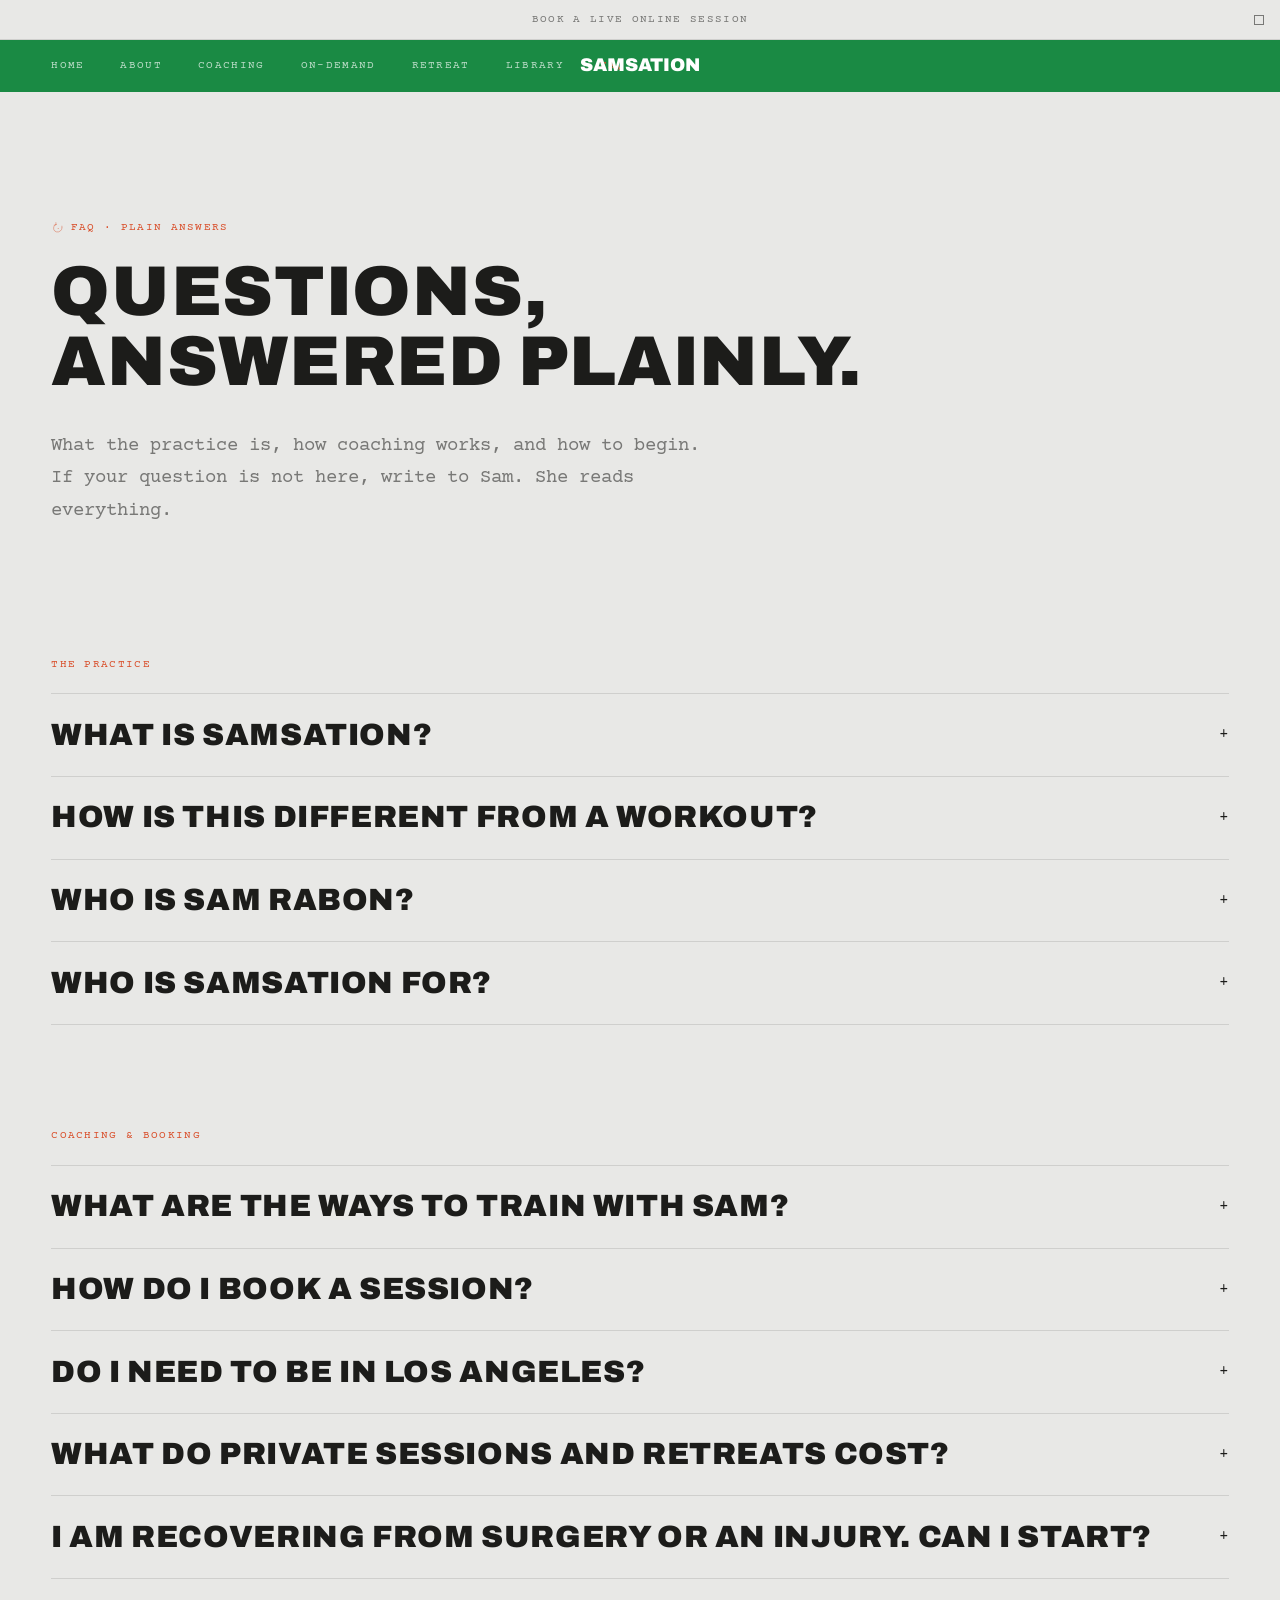
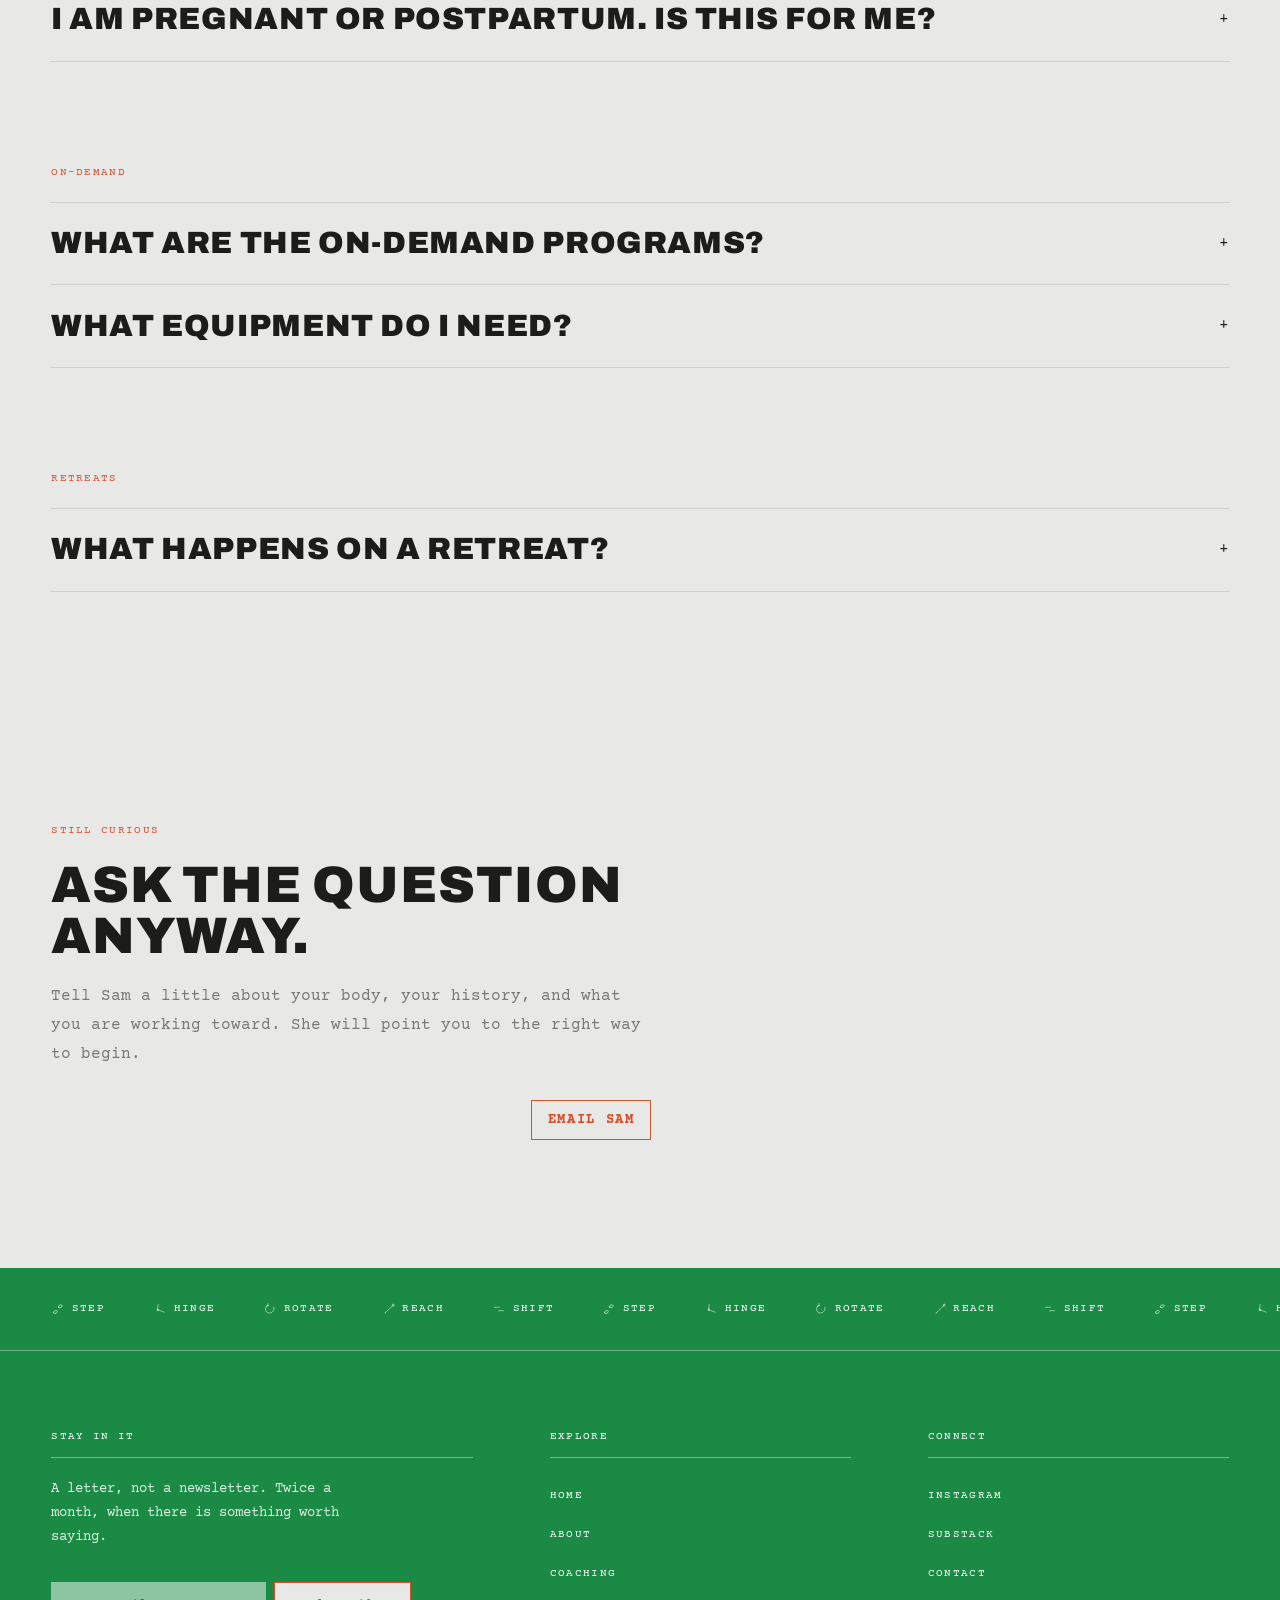
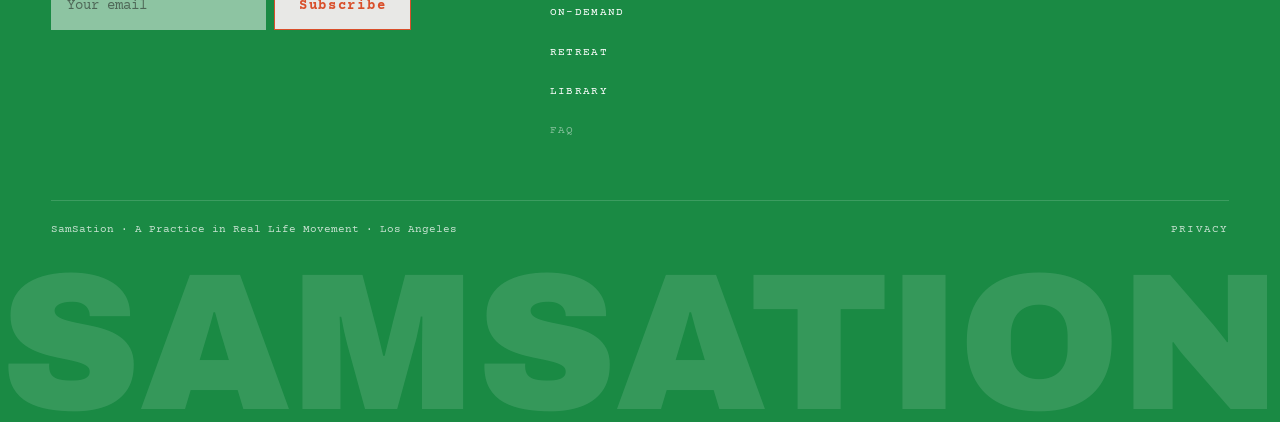
<file: faq.html>
<!DOCTYPE html>
<html lang="en">
<head>
  <meta charset="UTF-8">
  <meta name="viewport" content="width=device-width, initial-scale=1.0">
  <title>FAQ · SamSation</title>
  <meta name="description" content="What SamSation is, how coaching with Sam Rabon works, how to book, what the on-demand programs cover, and how retreats run. Answers, plainly.">
  <!-- SEO/AEO block -->
  <link rel="canonical" href="https://samrabon.com/faq.html">
  <meta property="og:type" content="website">
  <meta property="og:site_name" content="SamSation">
  <meta property="og:title" content="FAQ · SamSation">
  <meta property="og:description" content="What SamSation is, how coaching with Sam Rabon works, how to book, what the on-demand programs cover, and how retreats run. Answers, plainly.">
  <meta property="og:url" content="https://samrabon.com/faq.html">
  <meta property="og:image" content="https://samrabon.com/img/og-home.jpg">
  <meta property="og:image:width" content="1200">
  <meta property="og:image:height" content="630">
  <meta property="og:image:alt" content="Two dancers mid-air above the Los Angeles skyline">
  <meta name="twitter:card" content="summary_large_image">
  <meta name="twitter:title" content="FAQ · SamSation">
  <meta name="twitter:description" content="What SamSation is, how coaching with Sam Rabon works, how to book, what the on-demand programs cover, and how retreats run. Answers, plainly.">
  <meta name="twitter:image" content="https://samrabon.com/img/og-home.jpg">
  <link rel="icon" type="image/svg+xml" href="img/favicon.svg">
  <link rel="icon" type="image/png" sizes="64x64" href="img/favicon-64.png">
  <link rel="apple-touch-icon" href="img/apple-touch-icon.png">
  <link rel="stylesheet" href="style.css?v=20260823-1">
  <script type="application/ld+json">
{
  "@context": "https://schema.org",
  "@type": "FAQPage",
  "@id": "https://samrabon.com/faq.html",
  "mainEntity": [
    {
      "@type": "Question",
      "name": "What is SamSation?",
      "acceptedAnswer": { "@type": "Answer", "text": "SamSation is a practice in real life movement, led by Sam Rabon in Los Angeles. It is not a fitness program. Sessions are built around how bodies actually move in life, not in a gym: restoring mobility, building strength, recovering from injury, and creating balanced movement that lasts." }
    },
    {
      "@type": "Question",
      "name": "How is this different from a workout?",
      "acceptedAnswer": { "@type": "Answer", "text": "Most training adds intensity. This practice works on the patterns of daily life: stepping, hinging, rotating, reaching, shifting. In Sam's words: most people do not need more intensity. They need movement that supports the life they actually live." }
    },
    {
      "@type": "Question",
      "name": "Who is Sam Rabon?",
      "acceptedAnswer": { "@type": "Answer", "text": "A dancer first, then a studio owner, now a private coach. Sam has spent more than 40 years in movement: as a professional dancer across Australia, Japan, Portugal, Italy, and France, then building, running, and selling studios in Sydney and Los Angeles, training and mentoring instructors along the way. Today she coaches privately." }
    },
    {
      "@type": "Question",
      "name": "Who is SamSation for?",
      "acceptedAnswer": { "@type": "Answer", "text": "People recovering after surgery. Pregnant and postpartum clients. Performers and athletes whose work depends on their bodies. People at a desk all day. Anyone preparing their body for real life." }
    },
    {
      "@type": "Question",
      "name": "What are the ways to train with Sam?",
      "acceptedAnswer": { "@type": "Answer", "text": "Three formats of coaching: private 1:1 sessions in Los Angeles and online, live online sessions, and group Lagree and studio sessions at The Megaformer Studio in West Hollywood. Beyond coaching there are on-demand programs on Solin, and retreats a few times a year." }
    },
    {
      "@type": "Question",
      "name": "How do I book a session?",
      "acceptedAnswer": { "@type": "Answer", "text": "Live online sessions are booked through the scheduler on the Coaching page. You receive a confirmation and a link to join by email. For private 1:1 sessions, write to hello@samrabon.com with a little about your body, your history, and what you are working toward. Group sessions are booked through The Megaformer Studio." }
    },
    {
      "@type": "Question",
      "name": "Do I need to be in Los Angeles?",
      "acceptedAnswer": { "@type": "Answer", "text": "No. Private sessions happen in person in Los Angeles, and online where it makes sense. Live online sessions and the on-demand programs are open from anywhere." }
    },
    {
      "@type": "Question",
      "name": "What do private sessions and retreats cost?",
      "acceptedAnswer": { "@type": "Answer", "text": "Rates are shared in conversation, not listed. Private coaching and retreats begin the same way: write to Sam, then a call to get to know each other and see whether it is the right fit. Retreat places go through the waitlist, and the waitlist hears first. On-demand programs are the exception: $95 each, with a 30-day money-back guarantee." }
    },
    {
      "@type": "Question",
      "name": "I am recovering from surgery or an injury. Can I start?",
      "acceptedAnswer": { "@type": "Answer", "text": "Yes. Much of the work begins here. Private sessions are built around what your body needs that day, and rehab is made safer before it is made stronger. Tell Sam about your history and she will point you to the right way to begin." }
    },
    {
      "@type": "Question",
      "name": "I am pregnant or postpartum. Is this for me?",
      "acceptedAnswer": { "@type": "Answer", "text": "Yes. Private sessions offer strength that adapts, built around where your body is now." }
    },
    {
      "@type": "Question",
      "name": "What are the on-demand programs?",
      "acceptedAnswer": { "@type": "Answer", "text": "Two programs, hosted on Solin. Functional Strength Snacks: six weeks, three sessions per week, 30 to 40 minutes, dumbbells only. Movement Snacks for Daily Life: four weeks of thirty-minute sessions built around the patterns of daily life, open to all levels, with lifetime access. Each program is $95, with a 30-day money-back guarantee." }
    },
    {
      "@type": "Question",
      "name": "What equipment do I need?",
      "acceptedAnswer": { "@type": "Answer", "text": "Little. Functional Strength Snacks uses dumbbells only. Movement Snacks for Daily Life is built for home, with guided video demos for every exercise." }
    },
    {
      "@type": "Question",
      "name": "What happens on a retreat?",
      "acceptedAnswer": { "@type": "Answer", "text": "A few times a year, Sam gathers a small group somewhere quiet. Days are built around movement, recovery, shared meals, and time outside. You leave with a body that feels different, and a practice you can keep. The next retreat is Fall 2026 on the Greek coast. The group is small by design, and joining starts with a conversation: places go through the waitlist, and the waitlist hears first." }
    }
  ]
}
  </script>

<script>(function(){var t="light";try{t=localStorage.getItem("samsation-theme")||"light"}catch(e){}document.documentElement.setAttribute("data-theme",t);})();</script>
</head>
<body>

  <a class="skip-link" href="#main">Skip to content</a>

  <!-- ── Top bar: booking, Rhode-style announcement band ── -->
  <a class="topbar" href="coaching.html#book">Book a live online session</a>

  <!-- ── Glyph sprite ── -->
  <svg style="display:none" aria-hidden="true">
    <filter id="pencil" x="-30%" y="-30%" width="160%" height="160%">
      <feTurbulence type="fractalNoise" baseFrequency="0.9" numOctaves="2" seed="7" result="n"/>
      <feDisplacementMap in="SourceGraphic" in2="n" scale="1.8" xChannelSelector="R" yChannelSelector="G"/>
    </filter>
    <symbol id="glyph-step" viewBox="0 0 32 32" fill="none">
      <path d="M5.6 23.7 C5 21.4 7.1 19.7 10 20 C12.7 20.3 15.3 21.2 14.9 23.1 C14.5 25 12 26.2 9.4 25.8 C7.1 25.5 5.8 24.5 5.7 22.9 C5.7 22.5 6 22.2 6.3 22.1" transform="rotate(-25 10 23)"/>
      <path d="M16.6 10.7 C16 8.4 18.1 6.7 21 7 C23.7 7.3 26.3 8.2 25.9 10.1 C25.5 12 23 13.2 20.4 12.8 C18.1 12.5 16.8 11.5 16.7 9.9 C16.7 9.5 17 9.2 17.3 9.1" transform="rotate(-25 21 10)"/>
    </symbol>
    <symbol id="glyph-hinge" viewBox="0 0 32 32" fill="none">
      <path d="M11.5 5.8 C10.7 9 11.6 11.9 10.9 14.6 C10.7 15.7 11 16.9 11 18" stroke-linecap="round"/>
      <path d="M11 18 C14 18.5 16.6 20 19.4 20.9 C21.3 21.6 23.3 22.4 25.2 23.1" stroke-linecap="round"/>
      <path d="M11.1 16.2 C12.1 16.2 12.9 17 12.8 18 C12.7 19 11.7 19.8 10.7 19.7 C9.8 19.6 9.2 18.7 9.3 17.8 C9.4 16.9 10.1 16.3 11.3 16.3"/>
    </symbol>
    <symbol id="glyph-rotate" viewBox="0 0 32 32" fill="none">
      <path d="M25.1 11.8 C26.6 17 23.2 23.6 17 24.9 C10.7 26.2 5.4 21.9 5.9 16.1 C6.3 11.4 8.6 8.9 11.5 8.2" stroke-linecap="round" stroke-linejoin="round"/>
      <path d="M11.5 8.2 C10.1 8.5 8.7 9.3 7.2 9.6 M11.5 8.2 C11.5 6.8 11.1 5.3 11.1 3.8" stroke-linecap="round" stroke-linejoin="round"/>
      <circle cx="16.3" cy="17" r="1"  fill="currentColor" stroke="none"/>
    </symbol>
    <symbol id="glyph-reach" viewBox="0 0 32 32" fill="none">
      <path d="M7.5 24.6 C11.4 20.8 14.6 17.9 18.2 14.5 C20.5 12.3 22.8 10.1 25 8" stroke-linecap="round"/>
      <circle cx="7" cy="25" r="1.2" fill="currentColor" stroke="none"/>
      <path d="M25.7 5 C27.1 5.2 28.1 6.4 27.9 7.7 C27.6 9.1 26.3 10.1 25 9.8 C23.7 9.6 22.9 8.5 23.1 7.2 C23.3 6.1 24.3 5.2 25.9 5.3"/>
    </symbol>
    <symbol id="glyph-shift" viewBox="0 0 32 32" fill="none">
      <path d="M6 12.3 C8.4 11.7 10.6 12.3 12.9 12 C14.3 11.9 15.6 12 17 12.1" stroke-linecap="round"/>
      <path d="M15 20.2 C17.4 19.6 19.6 20.2 21.9 19.8 C23.3 19.7 24.6 20 26 20" stroke-linecap="round"/>
    </symbol>
  </svg>


  <!-- ── Nav pill ── -->
  <nav class="nav-pill" id="navPill">
    <div class="nav-pill__inner">
      <button class="nav-pill__hamburger" id="navToggle" aria-label="Open menu" aria-expanded="false">
        <span></span><span></span>
      </button>
      <nav class="nav-pill__links">
        <a href="index.html">Home</a>
        <a href="about.html">About</a>
        <a href="coaching.html">Coaching</a>
        <a href="on-demand.html">On-Demand</a>
        <a href="retreat.html">Retreat</a>
        <a href="library.html">Library</a>
        <a href="faq.html" aria-current="page">FAQ</a>
      </nav>
      <a href="index.html" class="nav-pill__wordmark">SamSation</a>
    </div>
  </nav>

  <!-- ── Mobile full-screen overlay menu ── -->
  <div class="nav-overlay" id="navOverlay" aria-hidden="true">
    <a href="index.html">Home</a>
    <a href="about.html">About</a>
    <a href="coaching.html">Coaching</a>
    <a href="on-demand.html">On-Demand</a>
    <a href="retreat.html">Retreat</a>
    <a href="library.html">Library</a>
    <a href="faq.html" aria-current="page">FAQ</a>
    <div class="nav-overlay__foot">
      <a href="https://www.instagram.com/samrabon_" target="_blank" rel="noopener">Instagram</a>
      <a href="https://samrabon.substack.com" target="_blank" rel="noopener">Substack</a>
    </div>
  </div>


  <div class="page" id="main">

    <!-- ── Page intro ── -->
    <section class="s-pageintro fade-in">
      <span class="label s-pageintro__eyebrow"><svg class="glyph glyph--14" aria-hidden="true"><use href="#glyph-rotate"></use></svg>FAQ · Plain answers</span>
      <h1 class="s-pageintro__title">Questions, answered plainly.</h1>
      <p class="s-pageintro__lead">What the practice is, how coaching works, and how to begin. If your question is not here, write to Sam. She reads everything.</p>
    </section>

    <!-- ── The practice ── -->
    <section class="s-faq fade-in" id="practice">
      <span class="label label--accent s-faq__label">The practice</span>

      <details class="s-faq__item">
        <summary class="s-faq__q"><h2>What is SamSation?</h2><span class="s-faq__mark" aria-hidden="true"></span></summary>
        <div class="s-faq__a">
          <p>SamSation is a practice in real life movement, led by Sam Rabon in Los Angeles. It is not a fitness program. Sessions are built around how bodies actually move in life, not in a gym: restoring mobility, building strength, recovering from injury, and creating balanced movement that lasts.</p>
        </div>
      </details>

      <details class="s-faq__item">
        <summary class="s-faq__q"><h2>How is this different from a workout?</h2><span class="s-faq__mark" aria-hidden="true"></span></summary>
        <div class="s-faq__a">
          <p>Most training adds intensity. This practice works on the patterns of daily life: stepping, hinging, rotating, reaching, shifting. In Sam's words: most people do not need more intensity. They need movement that supports the life they actually live.</p>
        </div>
      </details>

      <details class="s-faq__item">
        <summary class="s-faq__q"><h2>Who is Sam Rabon?</h2><span class="s-faq__mark" aria-hidden="true"></span></summary>
        <div class="s-faq__a">
          <p>A dancer first, then a studio owner, now a private coach. Sam has spent more than 40 years in movement: as a professional dancer across Australia, Japan, Portugal, Italy, and France, then building, running, and selling studios in Sydney and Los Angeles, training and mentoring instructors along the way. Today she coaches privately. <a class="text-link" href="about.html">More about Sam</a>.</p>
        </div>
      </details>

      <details class="s-faq__item">
        <summary class="s-faq__q"><h2>Who is SamSation for?</h2><span class="s-faq__mark" aria-hidden="true"></span></summary>
        <div class="s-faq__a">
          <p>People recovering after surgery. Pregnant and postpartum clients. Performers and athletes whose work depends on their bodies. People at a desk all day. Anyone preparing their body for real life.</p>
        </div>
      </details>
    </section>

    <!-- ── Coaching & booking ── -->
    <section class="s-faq fade-in" id="coaching">
      <span class="label label--accent s-faq__label">Coaching &amp; booking</span>

      <details class="s-faq__item">
        <summary class="s-faq__q"><h2>What are the ways to train with Sam?</h2><span class="s-faq__mark" aria-hidden="true"></span></summary>
        <div class="s-faq__a">
          <p>Three formats of coaching: private 1:1 sessions in Los Angeles and online, live online sessions, and group Lagree and studio sessions at The Megaformer Studio in West Hollywood. Beyond coaching there are on-demand programs on Solin, and retreats a few times a year. <a class="text-link" href="coaching.html">See coaching</a>.</p>
        </div>
      </details>

      <details class="s-faq__item">
        <summary class="s-faq__q"><h2>How do I book a session?</h2><span class="s-faq__mark" aria-hidden="true"></span></summary>
        <div class="s-faq__a">
          <p>Live online sessions are booked through the <a class="text-link" href="coaching.html#book">scheduler on the Coaching page</a>. You receive a confirmation and a link to join by email. For private 1:1 sessions, write to <a class="text-link" href="mailto:hello@samrabon.com">hello@samrabon.com</a> with a little about your body, your history, and what you are working toward. Group sessions are booked through The Megaformer Studio.</p>
        </div>
      </details>

      <details class="s-faq__item">
        <summary class="s-faq__q"><h2>Do I need to be in Los Angeles?</h2><span class="s-faq__mark" aria-hidden="true"></span></summary>
        <div class="s-faq__a">
          <p>No. Private sessions happen in person in Los Angeles, and online where it makes sense. Live online sessions and the on-demand programs are open from anywhere.</p>
        </div>
      </details>

      <details class="s-faq__item">
        <summary class="s-faq__q"><h2>What do private sessions and retreats cost?</h2><span class="s-faq__mark" aria-hidden="true"></span></summary>
        <div class="s-faq__a">
          <p>Rates are shared in conversation, not listed. Private coaching and retreats begin the same way: write to <a class="text-link" href="mailto:hello@samrabon.com">hello@samrabon.com</a>, then a call to get to know each other and see whether it is the right fit. Retreat places go through the waitlist, and the waitlist hears first. On-demand programs are the exception: $95 each, with a 30-day money-back guarantee.</p>
        </div>
      </details>

      <details class="s-faq__item">
        <summary class="s-faq__q"><h2>I am recovering from surgery or an injury. Can I start?</h2><span class="s-faq__mark" aria-hidden="true"></span></summary>
        <div class="s-faq__a">
          <p>Yes. Much of the work begins here. Private sessions are built around what your body needs that day, and rehab is made safer before it is made stronger. Tell Sam about your history and she will point you to the right way to begin.</p>
        </div>
      </details>

      <details class="s-faq__item">
        <summary class="s-faq__q"><h2>I am pregnant or postpartum. Is this for me?</h2><span class="s-faq__mark" aria-hidden="true"></span></summary>
        <div class="s-faq__a">
          <p>Yes. Private sessions offer strength that adapts, built around where your body is now.</p>
        </div>
      </details>
    </section>

    <!-- ── On-demand ── -->
    <section class="s-faq fade-in" id="on-demand">
      <span class="label label--accent s-faq__label">On-demand</span>

      <details class="s-faq__item">
        <summary class="s-faq__q"><h2>What are the on-demand programs?</h2><span class="s-faq__mark" aria-hidden="true"></span></summary>
        <div class="s-faq__a">
          <p>Two programs, hosted on Solin. Functional Strength Snacks: six weeks, three sessions per week, 30 to 40 minutes, dumbbells only. Movement Snacks for Daily Life: four weeks of thirty-minute sessions built around the patterns of daily life, open to all levels, with lifetime access. Each program is $95, with a 30-day money-back guarantee. <a class="text-link" href="on-demand.html">Explore the programs</a>.</p>
        </div>
      </details>

      <details class="s-faq__item">
        <summary class="s-faq__q"><h2>What equipment do I need?</h2><span class="s-faq__mark" aria-hidden="true"></span></summary>
        <div class="s-faq__a">
          <p>Little. Functional Strength Snacks uses dumbbells only. Movement Snacks for Daily Life is built for home, with guided video demos for every exercise.</p>
        </div>
      </details>
    </section>

    <!-- ── Retreats ── -->
    <section class="s-faq fade-in" id="retreats">
      <span class="label label--accent s-faq__label">Retreats</span>

      <details class="s-faq__item">
        <summary class="s-faq__q"><h2>What happens on a retreat?</h2><span class="s-faq__mark" aria-hidden="true"></span></summary>
        <div class="s-faq__a">
          <p>A few times a year, Sam gathers a small group somewhere quiet. Days are built around movement, recovery, shared meals, and time outside. You leave with a body that feels different, and a practice you can keep. The next retreat is Fall 2026 on the Greek coast. The group is small by design, and joining starts with a conversation: places go through the waitlist, and the waitlist hears first. <a class="text-link" href="retreat.html">See the retreats</a>.</p>
        </div>
      </details>
    </section>

    <!-- ── Contact ── -->
    <section class="s-contact fade-in" id="contact">
      <div class="s-contact__inner">
        <span class="label">Still curious</span>
        <h2 class="s-contact__title">Ask the question anyway.</h2>
        <p class="s-contact__text">Tell Sam a little about your body, your history, and what you are working toward. She will point you to the right way to begin.</p>
        <a href="mailto:hello@samrabon.com" class="pill-cta">Email Sam</a>
      </div>
    </section>

  </div><!-- /.page -->

  <!-- ── Footer ── -->
  <footer class="footer">
    <div class="footer__ticker" aria-hidden="true">
      <div class="s-ticker__track">
        <span class="s-ticker__item"><svg class="glyph glyph--14"><use href="#glyph-step"></use></svg>Step</span>
        <span class="s-ticker__item"><svg class="glyph glyph--14"><use href="#glyph-hinge"></use></svg>Hinge</span>
        <span class="s-ticker__item"><svg class="glyph glyph--14"><use href="#glyph-rotate"></use></svg>Rotate</span>
        <span class="s-ticker__item"><svg class="glyph glyph--14"><use href="#glyph-reach"></use></svg>Reach</span>
        <span class="s-ticker__item"><svg class="glyph glyph--14"><use href="#glyph-shift"></use></svg>Shift</span>
        <span class="s-ticker__item"><svg class="glyph glyph--14"><use href="#glyph-step"></use></svg>Step</span>
        <span class="s-ticker__item"><svg class="glyph glyph--14"><use href="#glyph-hinge"></use></svg>Hinge</span>
        <span class="s-ticker__item"><svg class="glyph glyph--14"><use href="#glyph-rotate"></use></svg>Rotate</span>
        <span class="s-ticker__item"><svg class="glyph glyph--14"><use href="#glyph-reach"></use></svg>Reach</span>
        <span class="s-ticker__item"><svg class="glyph glyph--14"><use href="#glyph-shift"></use></svg>Shift</span>
      </div>
    </div>

    <div class="footer__inner footer__inner--cols">
      <div class="footer__col footer__col--news">
        <span class="label footer__newsletter-label">Stay in it</span>
        <p class="footer__newsletter-text">A letter, not a newsletter. Twice a month, when there is something worth saying.</p>
        <form class="footer__form" action="https://samrabon.substack.com/subscribe" method="get" target="_blank">
          <input type="email" name="email" class="footer__input" placeholder="Your email" autocomplete="email">
          <button type="submit" class="footer__submit">Subscribe</button>
        </form>
      </div>
      <nav class="footer__col" aria-label="Footer site navigation">
        <span class="label footer__col-label">Explore</span>
        <div class="footer__nav footer__nav--stack">
          <a href="index.html">Home</a>
          <a href="about.html">About</a>
          <a href="coaching.html">Coaching</a>
          <a href="on-demand.html">On-Demand</a>
          <a href="retreat.html">Retreat</a>
          <a href="library.html">Library</a>
          <a href="faq.html" aria-current="page">FAQ</a>
        </div>
      </nav>
      <div class="footer__col">
        <span class="label footer__col-label">Connect</span>
        <div class="footer__nav footer__nav--stack">
          <a href="https://www.instagram.com/samrabon_" target="_blank" rel="noopener">Instagram</a>
          <a href="https://samrabon.substack.com" target="_blank" rel="noopener">Substack</a>
          <a href="about.html#contact">Contact</a>
        </div>
      </div>
    </div>
    <div class="footer__bottom">
      <p class="footer__meta">SamSation · A Practice in Real Life Movement · Los Angeles</p>
      <a class="footer__privacy" href="privacy.html">Privacy</a>
    </div>
    <div class="footer__wordmark-wrap">
      <div class="footer__wordmark" aria-hidden="true">SamSation</div>
    </div>
  </footer>

  <script src="main.js"></script>
</body>
</html>
</file>
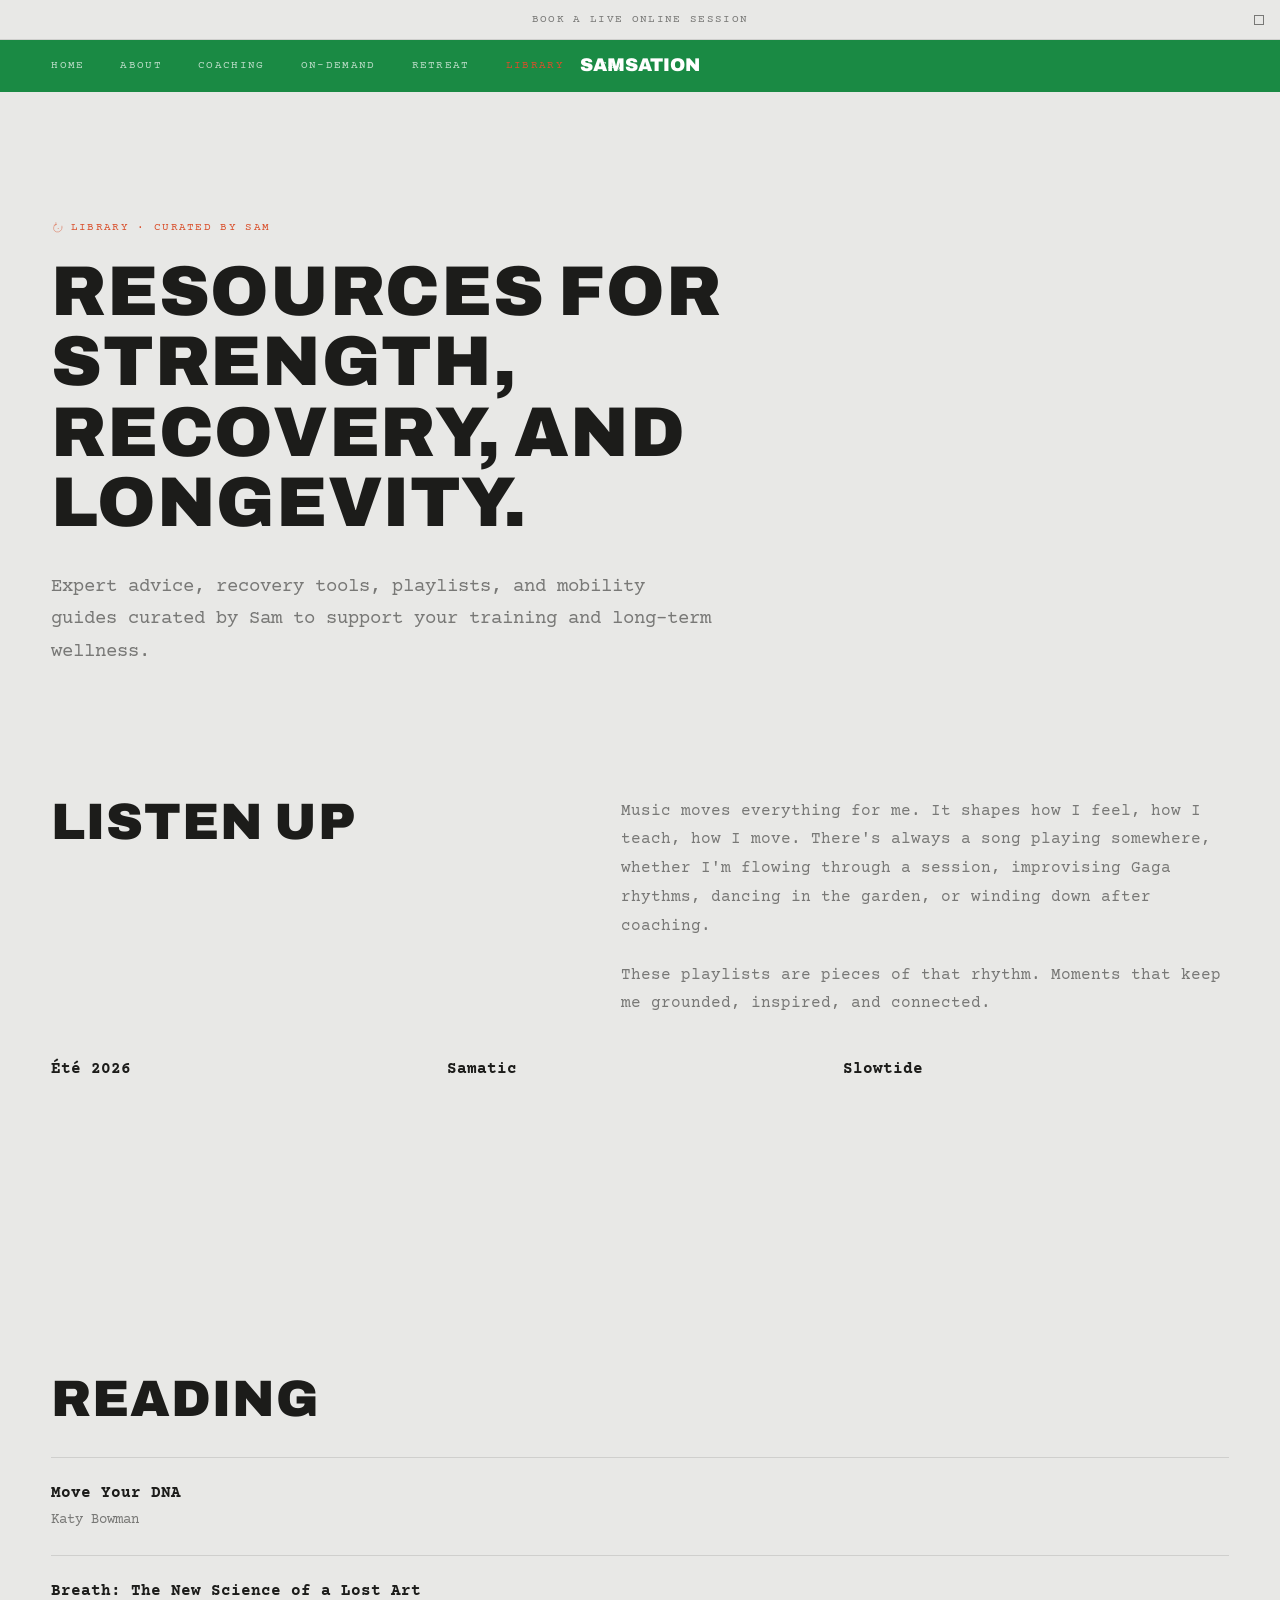
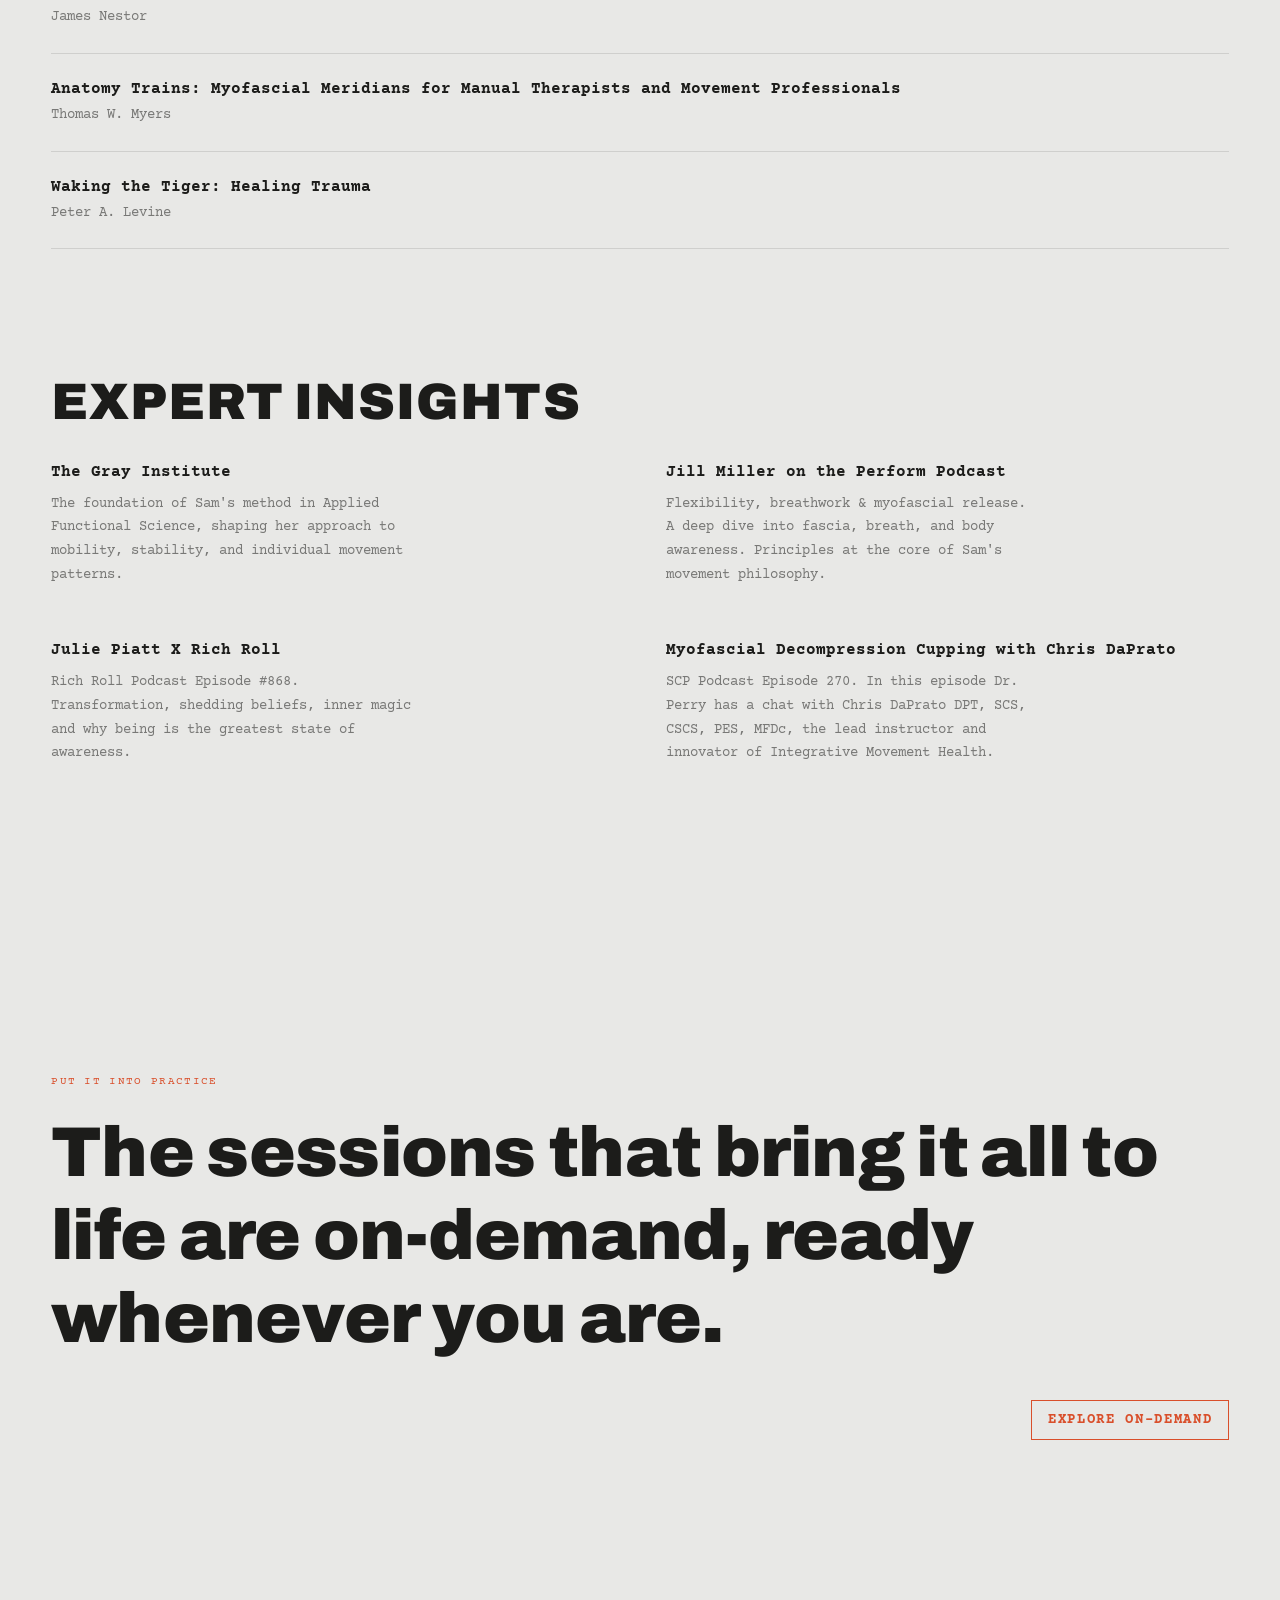
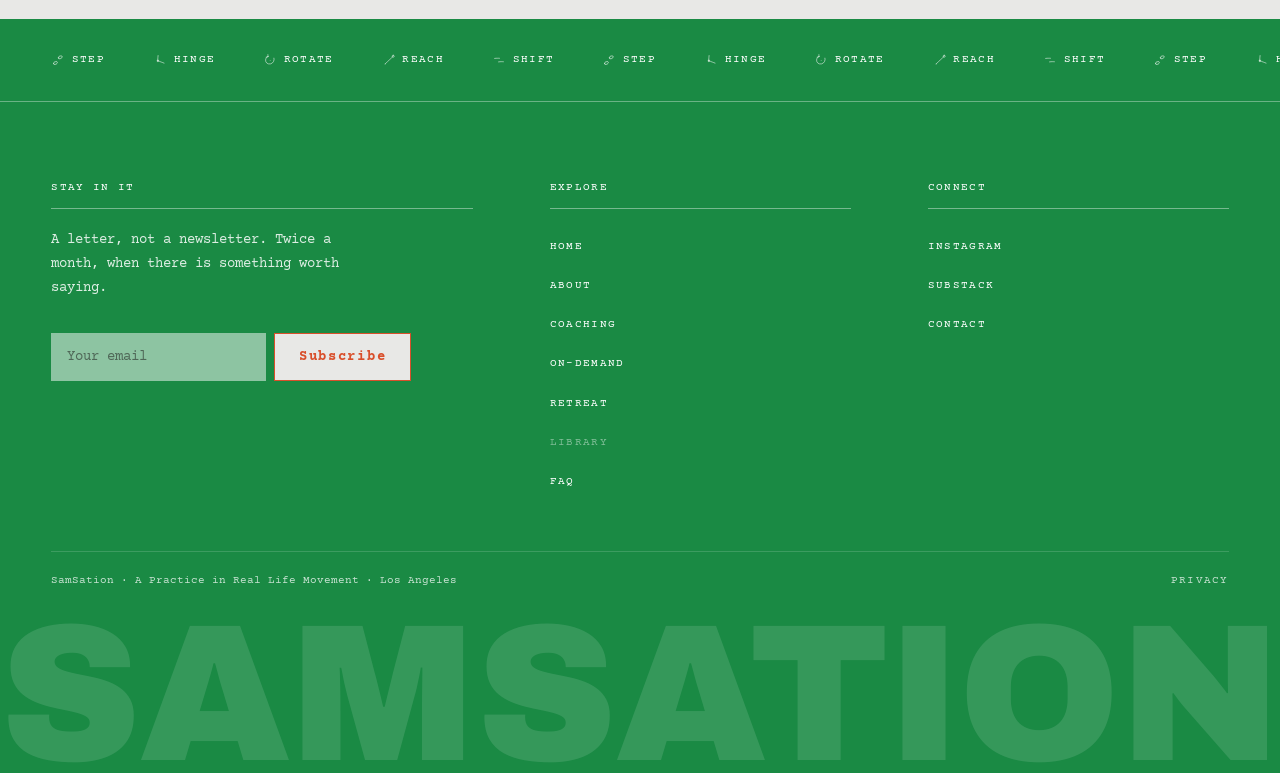
<file: library.html>
<!DOCTYPE html>
<html lang="en">
<head>
  <meta charset="UTF-8">
  <meta name="viewport" content="width=device-width, initial-scale=1.0">
  <title>Library · SamSation</title>
  <meta name="description" content="Resources for strength, recovery, and longevity: playlists, reading, and expert insights curated by Sam Rabon to support your training and long-term wellness.">
  <!-- SEO/AEO block -->
  <link rel="canonical" href="https://samrabon.com/library.html">
  <meta property="og:type" content="website">
  <meta property="og:site_name" content="SamSation">
  <meta property="og:title" content="Library · SamSation">
  <meta property="og:description" content="Resources for strength, recovery, and longevity: playlists, reading, and expert insights curated by Sam Rabon to support your training and long-term wellness.">
  <meta property="og:url" content="https://samrabon.com/library.html">
  <meta property="og:image" content="https://samrabon.com/img/og-library.jpg">
  <meta property="og:image:width" content="1200">
  <meta property="og:image:height" content="630">
  <meta property="og:image:alt" content="Two dancers mid-air above the Los Angeles skyline">
  <meta name="twitter:card" content="summary_large_image">
  <meta name="twitter:title" content="Library · SamSation">
  <meta name="twitter:description" content="Resources for strength, recovery, and longevity: playlists, reading, and expert insights curated by Sam Rabon to support your training and long-term wellness.">
  <meta name="twitter:image" content="https://samrabon.com/img/og-library.jpg">
  <link rel="icon" type="image/svg+xml" href="img/favicon.svg">
  <link rel="icon" type="image/png" sizes="64x64" href="img/favicon-64.png">
  <link rel="apple-touch-icon" href="img/apple-touch-icon.png">
  <link rel="stylesheet" href="style.css?v=20260823-1">

<script>(function(){var t="light";try{t=localStorage.getItem("samsation-theme")||"light"}catch(e){}document.documentElement.setAttribute("data-theme",t);})();</script>
</head>
<body>

  <a class="skip-link" href="#main">Skip to content</a>

  <!-- ── Top bar: booking, Rhode-style announcement band ── -->
  <a class="topbar" href="coaching.html#book">Book a live online session</a>

  <!-- ── Glyph sprite: minimal geometric marks, one motif per pattern —
       no figures, just the object/gesture each pattern is named for ── -->
  <svg style="display:none" aria-hidden="true">
    <filter id="pencil" x="-30%" y="-30%" width="160%" height="160%">
      <feTurbulence type="fractalNoise" baseFrequency="0.9" numOctaves="2" seed="7" result="n"/>
      <feDisplacementMap in="SourceGraphic" in2="n" scale="1.8" xChannelSelector="R" yChannelSelector="G"/>
    </filter>
    <!-- STEP: two footprints, ascending diagonal — the gait pattern -->
    <symbol id="glyph-step" viewBox="0 0 32 32" fill="none">
      <path d="M5.6 23.7 C5 21.4 7.1 19.7 10 20 C12.7 20.3 15.3 21.2 14.9 23.1 C14.5 25 12 26.2 9.4 25.8 C7.1 25.5 5.8 24.5 5.7 22.9 C5.7 22.5 6 22.2 6.3 22.1" transform="rotate(-25 10 23)"/>
      <path d="M16.6 10.7 C16 8.4 18.1 6.7 21 7 C23.7 7.3 26.3 8.2 25.9 10.1 C25.5 12 23 13.2 20.4 12.8 C18.1 12.5 16.8 11.5 16.7 9.9 C16.7 9.5 17 9.2 17.3 9.1" transform="rotate(-25 21 10)"/>
    </symbol>
    <!-- HINGE: a single bracket folding at a pivot — the geometry of bending -->
    <symbol id="glyph-hinge" viewBox="0 0 32 32" fill="none">
      <path d="M11.5 5.8 C10.7 9 11.6 11.9 10.9 14.6 C10.7 15.7 11 16.9 11 18" stroke-linecap="round"/>
      <path d="M11 18 C14 18.5 16.6 20 19.4 20.9 C21.3 21.6 23.3 22.4 25.2 23.1" stroke-linecap="round"/>
      <path d="M11.1 16.2 C12.1 16.2 12.9 17 12.8 18 C12.7 19 11.7 19.8 10.7 19.7 C9.8 19.6 9.2 18.7 9.3 17.8 C9.4 16.9 10.1 16.3 11.3 16.3"/>
    </symbol>
    <!-- ROTATE: an orbit with a clear arrowhead and a still center -->
    <symbol id="glyph-rotate" viewBox="0 0 32 32" fill="none">
      <path d="M25.1 11.8 C26.6 17 23.2 23.6 17 24.9 C10.7 26.2 5.4 21.9 5.9 16.1 C6.3 11.4 8.6 8.9 11.5 8.2" stroke-linecap="round" stroke-linejoin="round"/>
      <path d="M11.5 8.2 C10.1 8.5 8.7 9.3 7.2 9.6 M11.5 8.2 C11.5 6.8 11.1 5.3 11.1 3.8" stroke-linecap="round" stroke-linejoin="round"/>
      <circle cx="16.3" cy="17" r="1"  fill="currentColor" stroke="none"/>
    </symbol>
    <!-- REACH: a line of extension from a fixed base to the point it meets -->
    <symbol id="glyph-reach" viewBox="0 0 32 32" fill="none">
      <path d="M7.5 24.6 C11.4 20.8 14.6 17.9 18.2 14.5 C20.5 12.3 22.8 10.1 25 8" stroke-linecap="round"/>
      <circle cx="7" cy="25" r="1.2" fill="currentColor" stroke="none"/>
      <path d="M25.7 5 C27.1 5.2 28.1 6.4 27.9 7.7 C27.6 9.1 26.3 10.1 25 9.8 C23.7 9.6 22.9 8.5 23.1 7.2 C23.3 6.1 24.3 5.2 25.9 5.3"/>
    </symbol>
    <!-- SHIFT: two bars, offset — the visual fact of lateral displacement -->
    <symbol id="glyph-shift" viewBox="0 0 32 32" fill="none">
      <path d="M6 12.3 C8.4 11.7 10.6 12.3 12.9 12 C14.3 11.9 15.6 12 17 12.1" stroke-linecap="round"/>
      <path d="M15 20.2 C17.4 19.6 19.6 20.2 21.9 19.8 C23.3 19.7 24.6 20 26 20" stroke-linecap="round"/>
    </symbol>
  </svg>


  <!-- ── Nav pill ── -->
  <nav class="nav-pill" id="navPill">
    <div class="nav-pill__inner">
      <button class="nav-pill__hamburger" id="navToggle" aria-label="Open menu" aria-expanded="false">
        <span></span><span></span>
      </button>
      <nav class="nav-pill__links">
        <a href="index.html">Home</a>
        <a href="about.html">About</a>
        <a href="coaching.html">Coaching</a>
        <a href="on-demand.html">On-Demand</a>
        <a href="retreat.html">Retreat</a>
        <a href="library.html" aria-current="page">Library</a>
        <a href="faq.html">FAQ</a>
      </nav>
      <a href="index.html" class="nav-pill__wordmark">SamSation</a>
    </div>
  </nav>

  <!-- ── Mobile full-screen overlay menu ── -->
  <div class="nav-overlay" id="navOverlay" aria-hidden="true">
    <a href="index.html">Home</a>
    <a href="about.html">About</a>
    <a href="coaching.html">Coaching</a>
    <a href="on-demand.html">On-Demand</a>
    <a href="retreat.html">Retreat</a>
    <a href="library.html" aria-current="page">Library</a>
    <a href="faq.html">FAQ</a>
    <div class="nav-overlay__foot">
      <a href="https://www.instagram.com/samrabon_" target="_blank" rel="noopener">Instagram</a>
      <a href="https://samrabon.substack.com" target="_blank" rel="noopener">Substack</a>
    </div>
  </div>


  <div class="page" id="main">

    <!-- ── Page intro ── -->
    <section class="s-pageintro fade-in">
      <span class="label s-pageintro__eyebrow"><svg class="glyph glyph--14" aria-hidden="true"><use href="#glyph-rotate"></use></svg>Library · Curated by Sam</span>
      <h1 class="s-pageintro__title">Resources for strength, recovery, and longevity.</h1>
      <p class="s-pageintro__lead">Expert advice, recovery tools, playlists, and mobility guides curated by Sam to support your training and long-term wellness.</p>
    </section>

    <!-- ── Listen Up: playlists ── -->
    <section class="s-libsection fade-in">
      <div class="s-libsection__head">
        <h2 class="s-libsection__title">Listen Up</h2>
        <div class="s-prose">
          <p>Music moves everything for me. It shapes how I feel, how I teach, how I move. There's always a song playing somewhere, whether I'm flowing through a session, improvising Gaga rhythms, dancing in the garden, or winding down after coaching.</p>
          <p>These playlists are pieces of that rhythm. Moments that keep me grounded, inspired, and connected.</p>
        </div>
      </div>
      <!-- Real Spotify playlist embeds, supplied by F 2026-07-28 -->
      <div class="s-playlist-embeds">
        <div class="s-playlist-embed">
          <span class="s-playlist-embed__name">Été 2026</span>
          <iframe class="s-playlist-embed__frame" src="https://open.spotify.com/embed/playlist/3uNQjEUZgDPPNUtaXAe1pN?utm_source=generator" width="100%" height="152" frameBorder="0" allowfullscreen loading="lazy" allow="autoplay; clipboard-write; encrypted-media; fullscreen; picture-in-picture" title="Été 2026 &middot; playlist by Sam Rabon on Spotify"></iframe>
        </div>
        <div class="s-playlist-embed">
          <span class="s-playlist-embed__name">Samatic</span>
          <iframe class="s-playlist-embed__frame" src="https://open.spotify.com/embed/playlist/5xEWeO5MrNrlqrTEVby3WD?utm_source=generator" width="100%" height="152" frameBorder="0" allowfullscreen loading="lazy" allow="autoplay; clipboard-write; encrypted-media; fullscreen; picture-in-picture" title="Samatic &middot; playlist by Sam Rabon on Spotify"></iframe>
        </div>
        <div class="s-playlist-embed">
          <span class="s-playlist-embed__name">Slowtide</span>
          <iframe class="s-playlist-embed__frame" src="https://open.spotify.com/embed/playlist/3zt571Dy1nscUNKR9UBtO0?utm_source=generator" width="100%" height="152" frameBorder="0" allowfullscreen loading="lazy" allow="autoplay; clipboard-write; encrypted-media; fullscreen; picture-in-picture" title="Slowtide &middot; playlist by Sam Rabon on Spotify"></iframe>
        </div>
      </div>
    </section>

    <!-- ── Reading ── -->
    <section class="s-libsection fade-in">
      <h2 class="s-libsection__title">Reading</h2>
      <ul class="s-reading">
        <li class="s-reading__item">
          <a class="s-reading__title" href="https://nutritiousmovement.com/store/product/move-your-dna" target="_blank" rel="noopener">Move Your DNA</a>
          <span class="s-reading__author">Katy Bowman</span>
        </li>
        <li class="s-reading__item">
          <a class="s-reading__title" href="https://bookshop.org/p/books/breath-the-new-science-of-a-lost-art-james-nestor/be688add66037199" target="_blank" rel="noopener">Breath: The New Science of a Lost Art</a>
          <span class="s-reading__author">James Nestor</span>
        </li>
        <li class="s-reading__item">
          <a class="s-reading__title" href="https://www.anatomytrains.com/product-category/books/" target="_blank" rel="noopener">Anatomy Trains: Myofascial Meridians for Manual Therapists and Movement Professionals</a>
          <span class="s-reading__author">Thomas W. Myers</span>
        </li>
        <li class="s-reading__item">
          <a class="s-reading__title" href="https://bookshop.org/p/books/waking-the-tiger-healing-trauma-the-innate-capacity-to-transform-overwhelming-experiences-peter-a-levine-ph-d/de6f69bb3ccea554" target="_blank" rel="noopener">Waking the Tiger: Healing Trauma</a>
          <span class="s-reading__author">Peter A. Levine</span>
        </li>
      </ul>
    </section>

    <!-- ── Expert Insights ── -->
    <section class="s-libsection fade-in">
      <h2 class="s-libsection__title">Expert Insights</h2>
      <div class="s-insights">
        <article class="s-insight">
          <h3 class="s-insight__title"><a href="https://www.grayinstitute.com/" target="_blank" rel="noopener">The Gray Institute</a></h3>
          <p class="s-insight__text">The foundation of Sam's method in Applied Functional Science, shaping her approach to mobility, stability, and individual movement patterns.</p>
        </article>
        <article class="s-insight">
          <h3 class="s-insight__title"><a href="https://open.spotify.com/episode/2twLkM3P8z2iyzTzmIMgwl" target="_blank" rel="noopener">Jill Miller on the Perform Podcast</a></h3>
          <p class="s-insight__text">Flexibility, breathwork &amp; myofascial release. A <a href="https://performpodcast.com/jill-miller-increase-flexibility-relieve-pain-with-breathwork-myofascial-release/" target="_blank" rel="noopener">deep dive</a> into fascia, breath, and body awareness. Principles at the core of Sam's movement philosophy.</p>
        </article>
        <article class="s-insight">
          <h3 class="s-insight__title"><a href="https://www.richroll.com/podcast/julie-piatt-868/" target="_blank" rel="noopener">Julie Piatt X Rich Roll</a></h3>
          <p class="s-insight__text">Rich Roll Podcast Episode #868. Transformation, shedding beliefs, inner magic and why being is the greatest state of awareness.</p>
        </article>
        <article class="s-insight">
          <h3 class="s-insight__title"><a href="https://open.spotify.com/episode/5SCNw7V1rxV4aHzvjwhSrJ" target="_blank" rel="noopener">Myofascial Decompression Cupping with Chris DaPrato</a></h3>
          <p class="s-insight__text">SCP Podcast Episode 270. In this episode Dr. Perry has a chat with Chris DaPrato DPT, SCS, CSCS, PES, MFDc, the lead instructor and innovator of Integrative Movement Health.</p>
        </article>
      </div>
    </section>

    <!-- ── Cross-link to On-Demand ── -->
    <section class="s-claim fade-in">
      <span class="label">Put it into practice</span>
      <h2><a class="hl-link" href="on-demand.html">The sessions that bring it all to life are on-demand, ready whenever you are.</a></h2>
      <a href="on-demand.html" class="pill-cta">Explore on-demand</a>
    </section>

  </div><!-- /.page -->

  <!-- ── Footer ── -->
  <footer class="footer">
    <!-- ── Footer ticker: patterns strip, full-width top band ── -->
    <div class="footer__ticker" aria-hidden="true">
      <div class="s-ticker__track">
        <span class="s-ticker__item"><svg class="glyph glyph--14"><use href="#glyph-step"></use></svg>Step</span>
        <span class="s-ticker__item"><svg class="glyph glyph--14"><use href="#glyph-hinge"></use></svg>Hinge</span>
        <span class="s-ticker__item"><svg class="glyph glyph--14"><use href="#glyph-rotate"></use></svg>Rotate</span>
        <span class="s-ticker__item"><svg class="glyph glyph--14"><use href="#glyph-reach"></use></svg>Reach</span>
        <span class="s-ticker__item"><svg class="glyph glyph--14"><use href="#glyph-shift"></use></svg>Shift</span>
        <span class="s-ticker__item"><svg class="glyph glyph--14"><use href="#glyph-step"></use></svg>Step</span>
        <span class="s-ticker__item"><svg class="glyph glyph--14"><use href="#glyph-hinge"></use></svg>Hinge</span>
        <span class="s-ticker__item"><svg class="glyph glyph--14"><use href="#glyph-rotate"></use></svg>Rotate</span>
        <span class="s-ticker__item"><svg class="glyph glyph--14"><use href="#glyph-reach"></use></svg>Reach</span>
        <span class="s-ticker__item"><svg class="glyph glyph--14"><use href="#glyph-shift"></use></svg>Shift</span>
      </div>
    </div>

    <div class="footer__inner footer__inner--cols">
      <div class="footer__col footer__col--news">
        <span class="label footer__newsletter-label">Stay in it</span>
        <p class="footer__newsletter-text">A letter, not a newsletter. Twice a month, when there is something worth saying.</p>
        <form class="footer__form" action="https://samrabon.substack.com/subscribe" method="get" target="_blank">
          <input type="email" name="email" class="footer__input" placeholder="Your email" autocomplete="email">
          <button type="submit" class="footer__submit">Subscribe</button>
        </form>
      </div>
      <nav class="footer__col" aria-label="Footer site navigation">
        <span class="label footer__col-label">Explore</span>
        <div class="footer__nav footer__nav--stack">
          <a href="index.html">Home</a>
          <a href="about.html">About</a>
          <a href="coaching.html">Coaching</a>
          <a href="on-demand.html">On-Demand</a>
          <a href="retreat.html">Retreat</a>
          <a href="library.html" aria-current="page">Library</a>
          <a href="faq.html">FAQ</a>
        </div>
      </nav>
      <div class="footer__col">
        <span class="label footer__col-label">Connect</span>
        <div class="footer__nav footer__nav--stack">
          <a href="https://www.instagram.com/samrabon_" target="_blank" rel="noopener">Instagram</a>
          <a href="https://samrabon.substack.com" target="_blank" rel="noopener">Substack</a>
          <a href="about.html#contact">Contact</a>
        </div>
      </div>
    </div>
    <div class="footer__bottom">
      <p class="footer__meta">SamSation · A Practice in Real Life Movement · Los Angeles</p>
      <a class="footer__privacy" href="privacy.html">Privacy</a>
    </div>
    <div class="footer__wordmark-wrap">
      <div class="footer__wordmark" aria-hidden="true">SamSation</div>
    </div>
  </footer>

  <script src="main.js"></script>
</body>
</html>
</file>
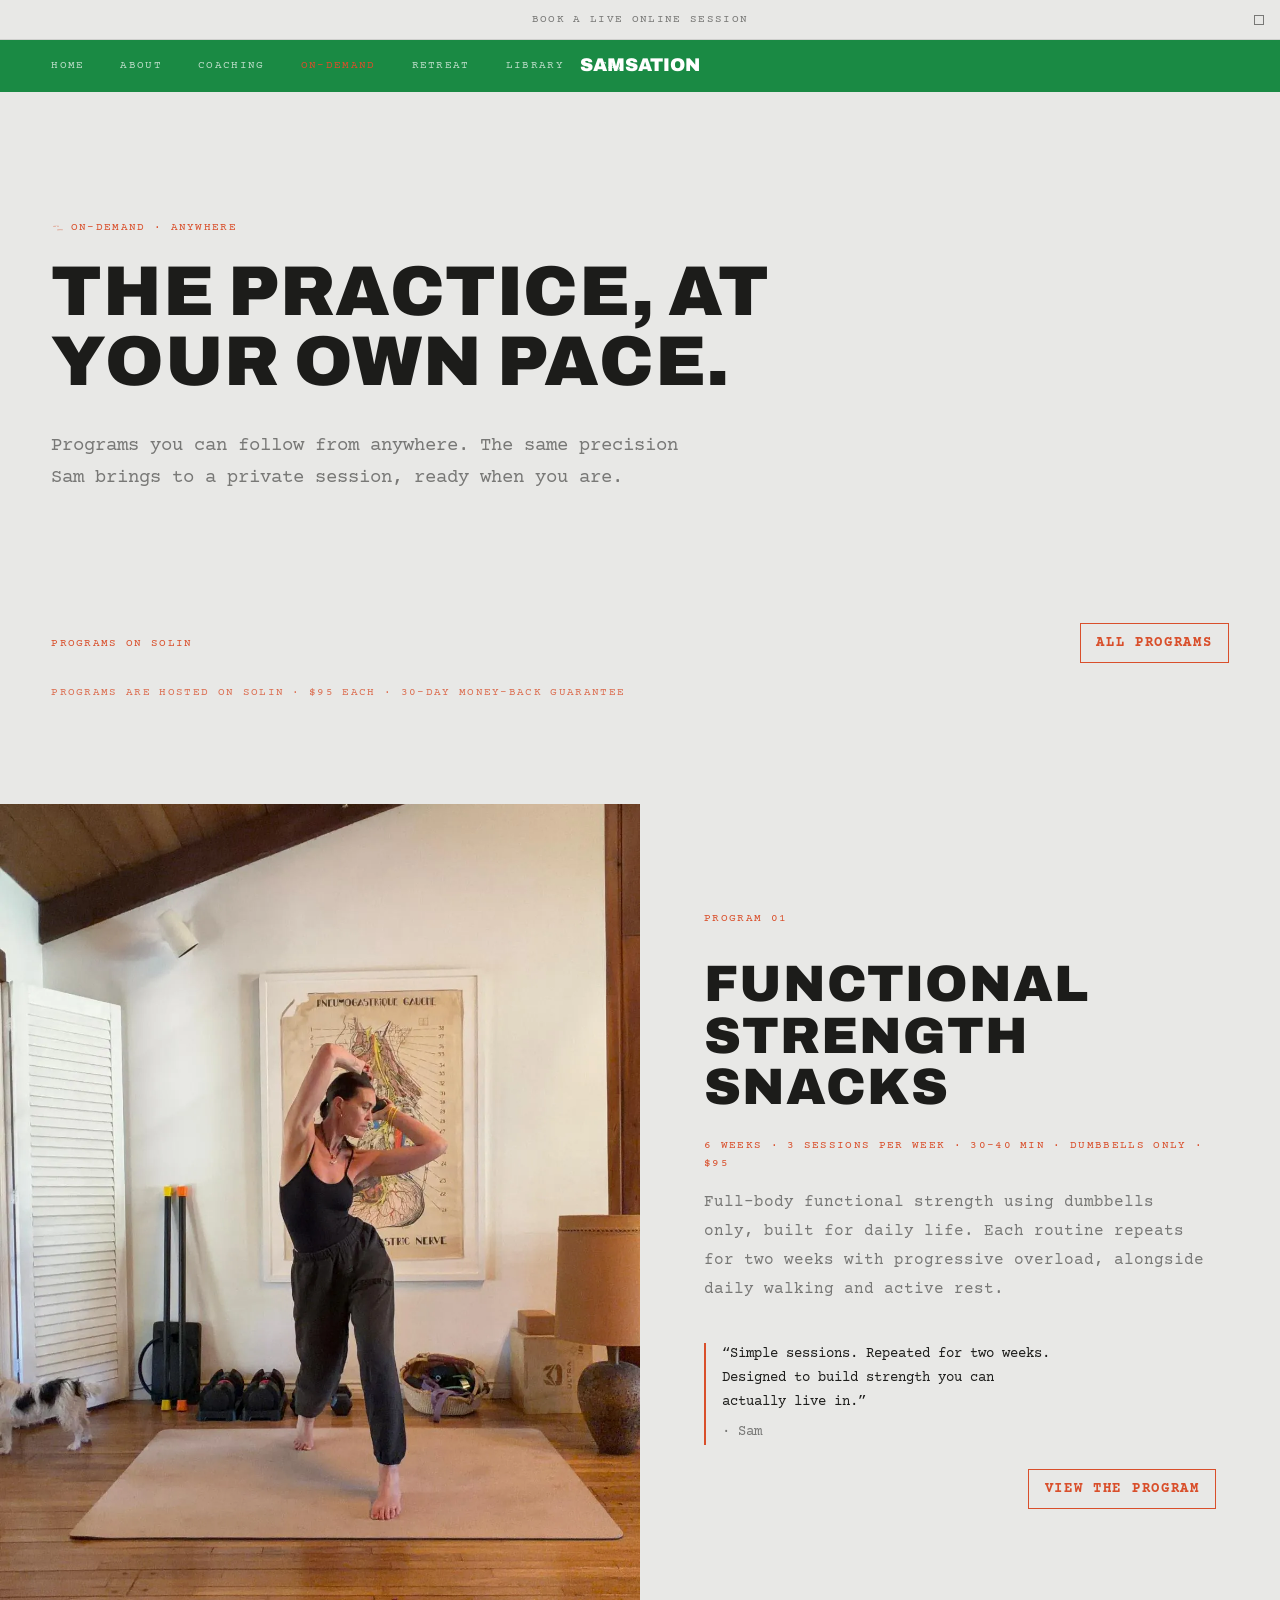
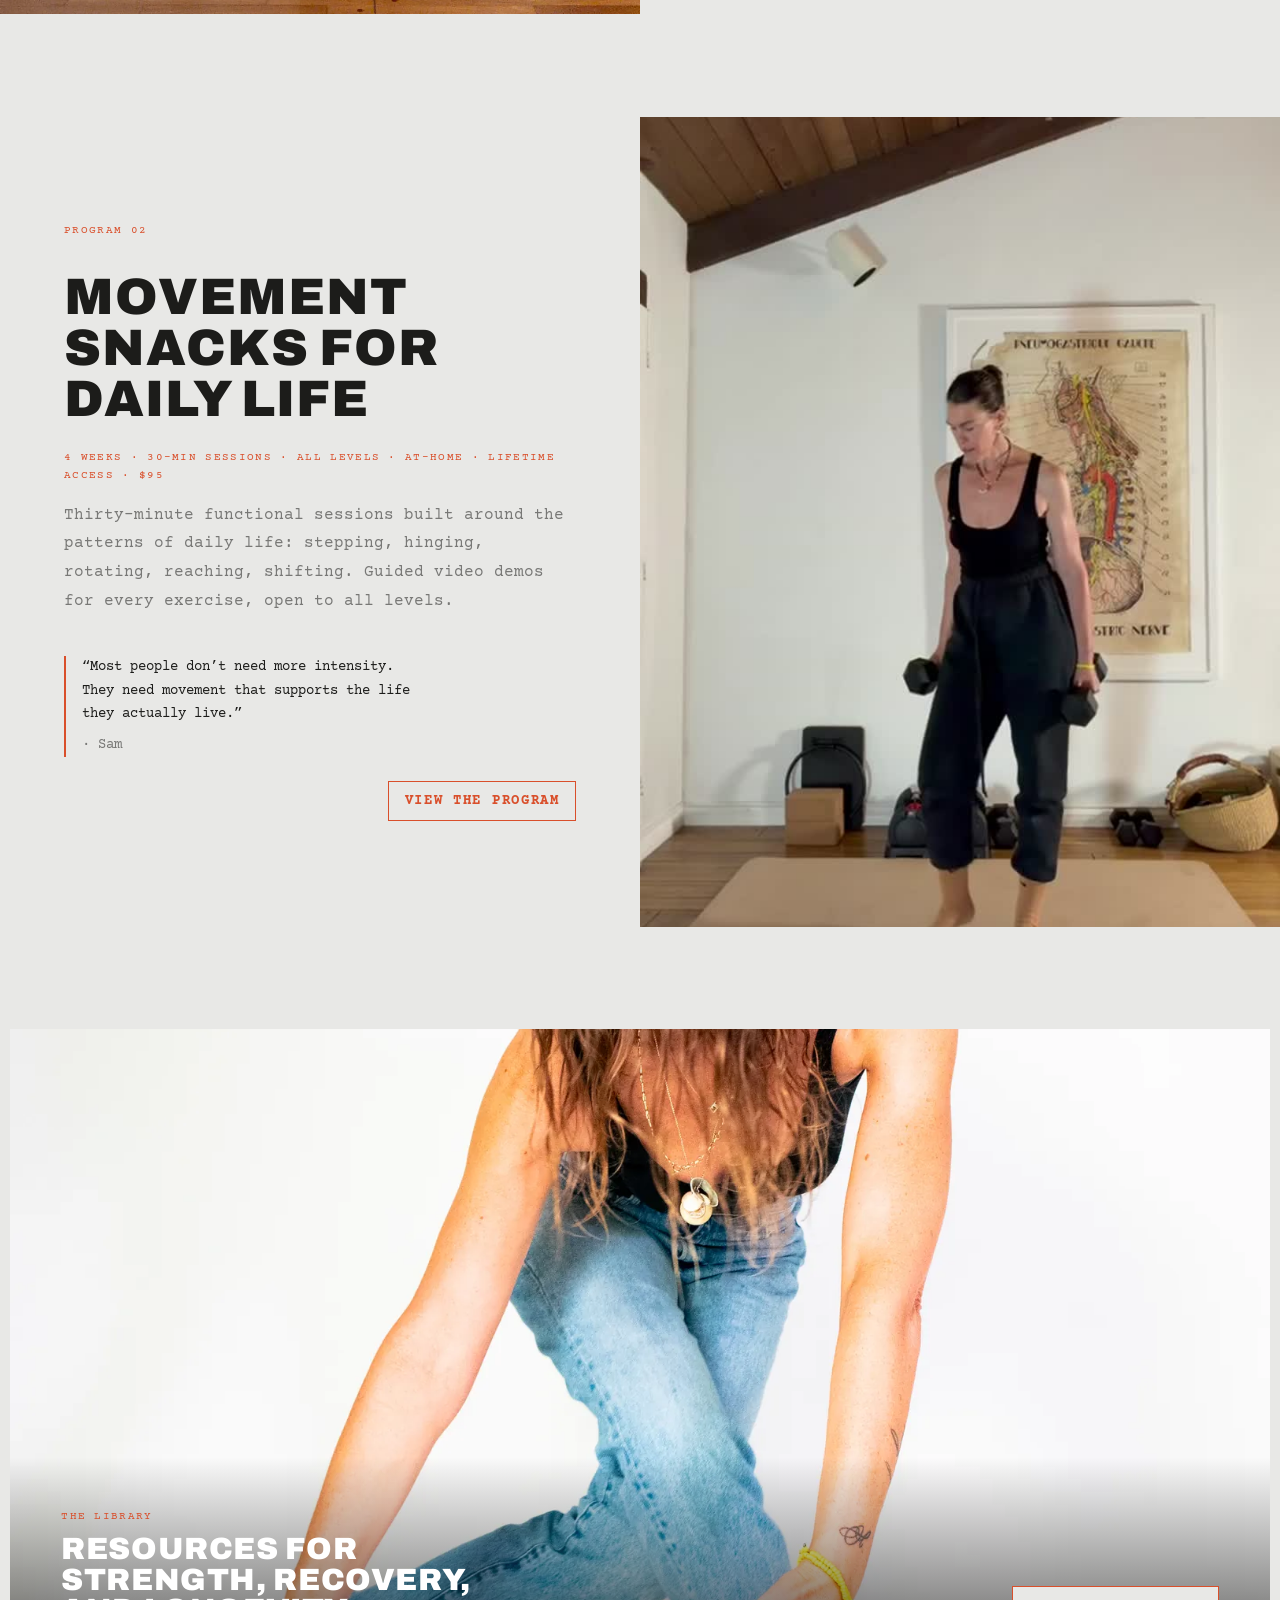
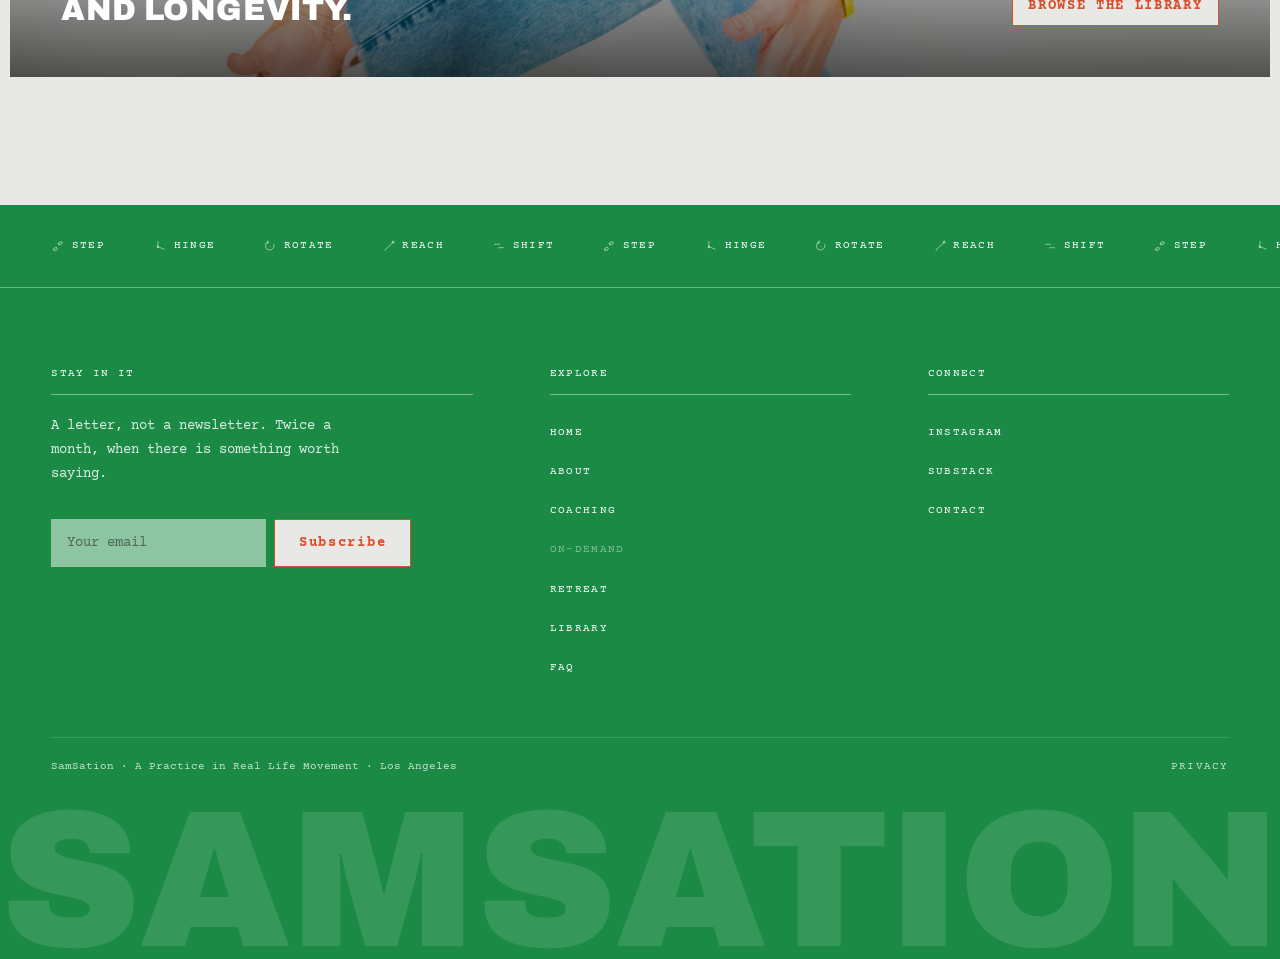
<file: on-demand.html>
<!DOCTYPE html>
<html lang="en">
<head>
  <meta charset="UTF-8">
  <meta name="viewport" content="width=device-width, initial-scale=1.0">
  <title>On-Demand · SamSation</title>
  <meta name="description" content="Sam Rabon's on-demand programs on Solin. Practice at your own pace, from anywhere.">
  <!-- SEO/AEO block -->
  <link rel="canonical" href="https://samrabon.com/on-demand.html">
  <meta property="og:type" content="website">
  <meta property="og:site_name" content="SamSation">
  <meta property="og:title" content="On-Demand · SamSation">
  <meta property="og:description" content="Sam Rabon's on-demand programs on Solin. Practice at your own pace, from anywhere.">
  <meta property="og:url" content="https://samrabon.com/on-demand.html">
  <meta property="og:image" content="https://samrabon.com/img/og-on-demand.jpg">
  <meta property="og:image:width" content="1200">
  <meta property="og:image:height" content="630">
  <meta property="og:image:alt" content="Sam coaching a live online session">
  <meta name="twitter:card" content="summary_large_image">
  <meta name="twitter:title" content="On-Demand · SamSation">
  <meta name="twitter:description" content="Sam Rabon's on-demand programs on Solin. Practice at your own pace, from anywhere.">
  <meta name="twitter:image" content="https://samrabon.com/img/og-on-demand.jpg">
  <link rel="icon" type="image/svg+xml" href="img/favicon.svg">
  <link rel="icon" type="image/png" sizes="64x64" href="img/favicon-64.png">
  <link rel="apple-touch-icon" href="img/apple-touch-icon.png">
  <link rel="stylesheet" href="style.css?v=20260823-1">
  <script type="application/ld+json">
{
  "@context": "https://schema.org",
  "@graph": [
    {
      "@type": "Service",
      "name": "Functional Strength Snacks",
      "provider": {
        "@id": "https://samrabon.com/#samsation"
      },
      "url": "https://solin.stream/samrabon"
    },
    {
      "@type": "Service",
      "name": "Movement Snacks for Daily Life",
      "provider": {
        "@id": "https://samrabon.com/#samsation"
      },
      "url": "https://solin.stream/samrabon"
    }
  ]
}
  </script>

<script>(function(){var t="light";try{t=localStorage.getItem("samsation-theme")||"light"}catch(e){}document.documentElement.setAttribute("data-theme",t);})();</script>
</head>
<body>

  <a class="skip-link" href="#main">Skip to content</a>

  <!-- ── Top bar: booking, Rhode-style announcement band ── -->
  <a class="topbar" href="coaching.html#book">Book a live online session</a>

  <!-- ── Glyph sprite: minimal geometric marks, one motif per pattern —
       no figures, just the object/gesture each pattern is named for ── -->
  <svg style="display:none" aria-hidden="true">
    <filter id="pencil" x="-30%" y="-30%" width="160%" height="160%">
      <feTurbulence type="fractalNoise" baseFrequency="0.9" numOctaves="2" seed="7" result="n"/>
      <feDisplacementMap in="SourceGraphic" in2="n" scale="1.8" xChannelSelector="R" yChannelSelector="G"/>
    </filter>
    <!-- STEP: two footprints, ascending diagonal — the gait pattern -->
    <symbol id="glyph-step" viewBox="0 0 32 32" fill="none">
      <path d="M5.6 23.7 C5 21.4 7.1 19.7 10 20 C12.7 20.3 15.3 21.2 14.9 23.1 C14.5 25 12 26.2 9.4 25.8 C7.1 25.5 5.8 24.5 5.7 22.9 C5.7 22.5 6 22.2 6.3 22.1" transform="rotate(-25 10 23)"/>
      <path d="M16.6 10.7 C16 8.4 18.1 6.7 21 7 C23.7 7.3 26.3 8.2 25.9 10.1 C25.5 12 23 13.2 20.4 12.8 C18.1 12.5 16.8 11.5 16.7 9.9 C16.7 9.5 17 9.2 17.3 9.1" transform="rotate(-25 21 10)"/>
    </symbol>
    <!-- HINGE: a single bracket folding at a pivot — the geometry of bending -->
    <symbol id="glyph-hinge" viewBox="0 0 32 32" fill="none">
      <path d="M11.5 5.8 C10.7 9 11.6 11.9 10.9 14.6 C10.7 15.7 11 16.9 11 18" stroke-linecap="round"/>
      <path d="M11 18 C14 18.5 16.6 20 19.4 20.9 C21.3 21.6 23.3 22.4 25.2 23.1" stroke-linecap="round"/>
      <path d="M11.1 16.2 C12.1 16.2 12.9 17 12.8 18 C12.7 19 11.7 19.8 10.7 19.7 C9.8 19.6 9.2 18.7 9.3 17.8 C9.4 16.9 10.1 16.3 11.3 16.3"/>
    </symbol>
    <!-- ROTATE: an orbit with a clear arrowhead and a still center -->
    <symbol id="glyph-rotate" viewBox="0 0 32 32" fill="none">
      <path d="M25.1 11.8 C26.6 17 23.2 23.6 17 24.9 C10.7 26.2 5.4 21.9 5.9 16.1 C6.3 11.4 8.6 8.9 11.5 8.2" stroke-linecap="round" stroke-linejoin="round"/>
      <path d="M11.5 8.2 C10.1 8.5 8.7 9.3 7.2 9.6 M11.5 8.2 C11.5 6.8 11.1 5.3 11.1 3.8" stroke-linecap="round" stroke-linejoin="round"/>
      <circle cx="16.3" cy="17" r="1"  fill="currentColor" stroke="none"/>
    </symbol>
    <!-- REACH: a line of extension from a fixed base to the point it meets -->
    <symbol id="glyph-reach" viewBox="0 0 32 32" fill="none">
      <path d="M7.5 24.6 C11.4 20.8 14.6 17.9 18.2 14.5 C20.5 12.3 22.8 10.1 25 8" stroke-linecap="round"/>
      <circle cx="7" cy="25" r="1.2" fill="currentColor" stroke="none"/>
      <path d="M25.7 5 C27.1 5.2 28.1 6.4 27.9 7.7 C27.6 9.1 26.3 10.1 25 9.8 C23.7 9.6 22.9 8.5 23.1 7.2 C23.3 6.1 24.3 5.2 25.9 5.3"/>
    </symbol>
    <!-- SHIFT: two bars, offset — the visual fact of lateral displacement -->
    <symbol id="glyph-shift" viewBox="0 0 32 32" fill="none">
      <path d="M6 12.3 C8.4 11.7 10.6 12.3 12.9 12 C14.3 11.9 15.6 12 17 12.1" stroke-linecap="round"/>
      <path d="M15 20.2 C17.4 19.6 19.6 20.2 21.9 19.8 C23.3 19.7 24.6 20 26 20" stroke-linecap="round"/>
    </symbol>
  </svg>


  <!-- ── Nav pill ── -->
  <nav class="nav-pill" id="navPill">
    <div class="nav-pill__inner">
      <button class="nav-pill__hamburger" id="navToggle" aria-label="Open menu" aria-expanded="false">
        <span></span><span></span>
      </button>
      <nav class="nav-pill__links">
        <a href="index.html">Home</a>
        <a href="about.html">About</a>
        <a href="coaching.html">Coaching</a>
        <a href="on-demand.html" aria-current="page">On-Demand</a>
        <a href="retreat.html">Retreat</a>
        <a href="library.html">Library</a>
        <a href="faq.html">FAQ</a>
      </nav>
      <a href="index.html" class="nav-pill__wordmark">SamSation</a>
    </div>
  </nav>

  <!-- ── Mobile full-screen overlay menu ── -->
  <div class="nav-overlay" id="navOverlay" aria-hidden="true">
    <a href="index.html">Home</a>
    <a href="about.html">About</a>
    <a href="coaching.html">Coaching</a>
    <a href="on-demand.html" aria-current="page">On-Demand</a>
    <a href="retreat.html">Retreat</a>
    <a href="library.html">Library</a>
    <a href="faq.html">FAQ</a>
    <div class="nav-overlay__foot">
      <a href="https://www.instagram.com/samrabon_" target="_blank" rel="noopener">Instagram</a>
      <a href="https://samrabon.substack.com" target="_blank" rel="noopener">Substack</a>
    </div>
  </div>


  <div class="page" id="main">

    <!-- ── Page intro ── -->
    <section class="s-pageintro fade-in">
      <span class="label s-pageintro__eyebrow"><svg class="glyph glyph--14" aria-hidden="true"><use href="#glyph-shift"></use></svg>On-Demand · Anywhere</span>
      <h1 class="s-pageintro__title">The practice, at your own pace.</h1>
      <p class="s-pageintro__lead">Programs you can follow from anywhere. The same precision Sam brings to a private session, ready when you are.</p>
    </section>

    <!-- ── Programs: full native modules, verified from Sam's Solin pages ── -->
    <section class="s-programs fade-in">
      <div class="s-services__header">
        <span class="label">Programs on Solin</span>
        <a href="https://www.solin.stream/samrabon" target="_blank" rel="noopener" class="pill-cta">All programs</a>
      </div>
      <p class="s-program-facts s-programs__note">Programs are hosted on Solin &middot; $95 each &middot; 30-day money-back guarantee</p>
    </section>

    <section class="s-offer fade-in" id="functional-strength-snacks">
      <div class="s-offer__media">
        <a class="media-link" href="https://www.solin.stream/samrabon/program/6411" target="_blank" rel="noopener" aria-label="Functional Strength Snacks on Solin"><picture>
          <source srcset="img/ondemand-strength.webp" type="image/webp">
          <img src="img/ondemand-strength.jpg" alt="Sam mid-rotation on a mat at home, arms overhead" loading="lazy">
        </picture></a>
      </div>
      <div class="s-offer__body">
        <span class="label label--accent">Program 01</span>
        <h2 class="s-offer__title"><a class="hl-link" href="https://www.solin.stream/samrabon/program/6411" target="_blank" rel="noopener">Functional Strength Snacks</a></h2>
        <p class="s-program-facts">6 weeks &middot; 3 sessions per week &middot; 30&ndash;40 min &middot; Dumbbells only &middot; $95</p>
        <p class="s-offer__text">Full-body functional strength using dumbbells only, built for daily life. Each routine repeats for two weeks with progressive overload, alongside daily walking and active rest.</p>
        <p class="s-program-quote">&ldquo;Simple sessions. Repeated for two weeks. Designed to build strength you can actually live in.&rdquo;<span class="s-program-quote__by">· Sam</span></p>
        <a href="https://www.solin.stream/samrabon/program/6411" target="_blank" rel="noopener" class="pill-cta">View the program</a>
      </div>
    </section>

    <section class="s-offer s-offer--reverse fade-in" id="movement-snacks">
      <div class="s-offer__media">
        <a class="media-link" href="https://www.solin.stream/samrabon/program/5124" target="_blank" rel="noopener" aria-label="Movement Snacks for Daily Life on Solin">
        <video muted loop playsinline preload="none" poster="img/sam-rotation-poster.jpg" aria-label="Sam demonstrating a rotation movement">
          <source data-src="img/sam-rotation-web.mp4" type="video/mp4">
        </video>
        </a>
      </div>
      <div class="s-offer__body">
        <span class="label label--accent">Program 02</span>
        <h2 class="s-offer__title"><a class="hl-link" href="https://www.solin.stream/samrabon/program/5124" target="_blank" rel="noopener">Movement Snacks for Daily Life</a></h2>
        <p class="s-program-facts">4 weeks &middot; 30-min sessions &middot; All levels &middot; At-home &middot; Lifetime access &middot; $95</p>
        <p class="s-offer__text">Thirty-minute functional sessions built around the patterns of daily life: stepping, hinging, rotating, reaching, shifting. Guided video demos for every exercise, open to all levels.</p>
        <p class="s-program-quote">&ldquo;Most people don&rsquo;t need more intensity. They need movement that supports the life they actually live.&rdquo;<span class="s-program-quote__by">· Sam</span></p>
        <a href="https://www.solin.stream/samrabon/program/5124" target="_blank" rel="noopener" class="pill-cta">View the program</a>
      </div>
    </section>

    <!-- ── Library cross-link: full-bleed ── -->
    <section class="s-retreat fade-in">
      <div class="s-retreat__inner">
        <a class="media-link" href="library.html" aria-label="Browse the library"><picture>
          <source srcset="img/hero-right.webp" type="image/webp">
          <img src="img/hero-right.jpg" alt="The SamSation library" loading="lazy">
        </picture></a>
        <div class="s-retreat__caption">
          <div>
            <span class="label">The Library</span>
            <h3><a class="hl-link" href="library.html">Resources for strength, recovery, and longevity.</a></h3>
          </div>
          <div class="s-retreat__caption-right">
            <a href="library.html" class="pill-cta pill-cta--light">Browse the library</a>
          </div>
        </div>
      </div>
    </section>

  </div><!-- /.page -->

  <!-- ── Footer ── -->
  <footer class="footer">
    <!-- ── Footer ticker: patterns strip, full-width top band ── -->
    <div class="footer__ticker" aria-hidden="true">
      <div class="s-ticker__track">
        <span class="s-ticker__item"><svg class="glyph glyph--14"><use href="#glyph-step"></use></svg>Step</span>
        <span class="s-ticker__item"><svg class="glyph glyph--14"><use href="#glyph-hinge"></use></svg>Hinge</span>
        <span class="s-ticker__item"><svg class="glyph glyph--14"><use href="#glyph-rotate"></use></svg>Rotate</span>
        <span class="s-ticker__item"><svg class="glyph glyph--14"><use href="#glyph-reach"></use></svg>Reach</span>
        <span class="s-ticker__item"><svg class="glyph glyph--14"><use href="#glyph-shift"></use></svg>Shift</span>
        <span class="s-ticker__item"><svg class="glyph glyph--14"><use href="#glyph-step"></use></svg>Step</span>
        <span class="s-ticker__item"><svg class="glyph glyph--14"><use href="#glyph-hinge"></use></svg>Hinge</span>
        <span class="s-ticker__item"><svg class="glyph glyph--14"><use href="#glyph-rotate"></use></svg>Rotate</span>
        <span class="s-ticker__item"><svg class="glyph glyph--14"><use href="#glyph-reach"></use></svg>Reach</span>
        <span class="s-ticker__item"><svg class="glyph glyph--14"><use href="#glyph-shift"></use></svg>Shift</span>
      </div>
    </div>

    <div class="footer__inner footer__inner--cols">
      <div class="footer__col footer__col--news">
        <span class="label footer__newsletter-label">Stay in it</span>
        <p class="footer__newsletter-text">A letter, not a newsletter. Twice a month, when there is something worth saying.</p>
        <form class="footer__form" action="https://samrabon.substack.com/subscribe" method="get" target="_blank">
          <input type="email" name="email" class="footer__input" placeholder="Your email" autocomplete="email">
          <button type="submit" class="footer__submit">Subscribe</button>
        </form>
      </div>
      <nav class="footer__col" aria-label="Footer site navigation">
        <span class="label footer__col-label">Explore</span>
        <div class="footer__nav footer__nav--stack">
          <a href="index.html">Home</a>
          <a href="about.html">About</a>
          <a href="coaching.html">Coaching</a>
          <a href="on-demand.html" aria-current="page">On-Demand</a>
          <a href="retreat.html">Retreat</a>
          <a href="library.html">Library</a>
          <a href="faq.html">FAQ</a>
        </div>
      </nav>
      <div class="footer__col">
        <span class="label footer__col-label">Connect</span>
        <div class="footer__nav footer__nav--stack">
          <a href="https://www.instagram.com/samrabon_" target="_blank" rel="noopener">Instagram</a>
          <a href="https://samrabon.substack.com" target="_blank" rel="noopener">Substack</a>
          <a href="about.html#contact">Contact</a>
        </div>
      </div>
    </div>
    <div class="footer__bottom">
      <p class="footer__meta">SamSation · A Practice in Real Life Movement · Los Angeles</p>
      <a class="footer__privacy" href="privacy.html">Privacy</a>
    </div>
    <div class="footer__wordmark-wrap">
      <div class="footer__wordmark" aria-hidden="true">SamSation</div>
    </div>
  </footer>

  <script src="main.js"></script>
</body>
</html>
</file>
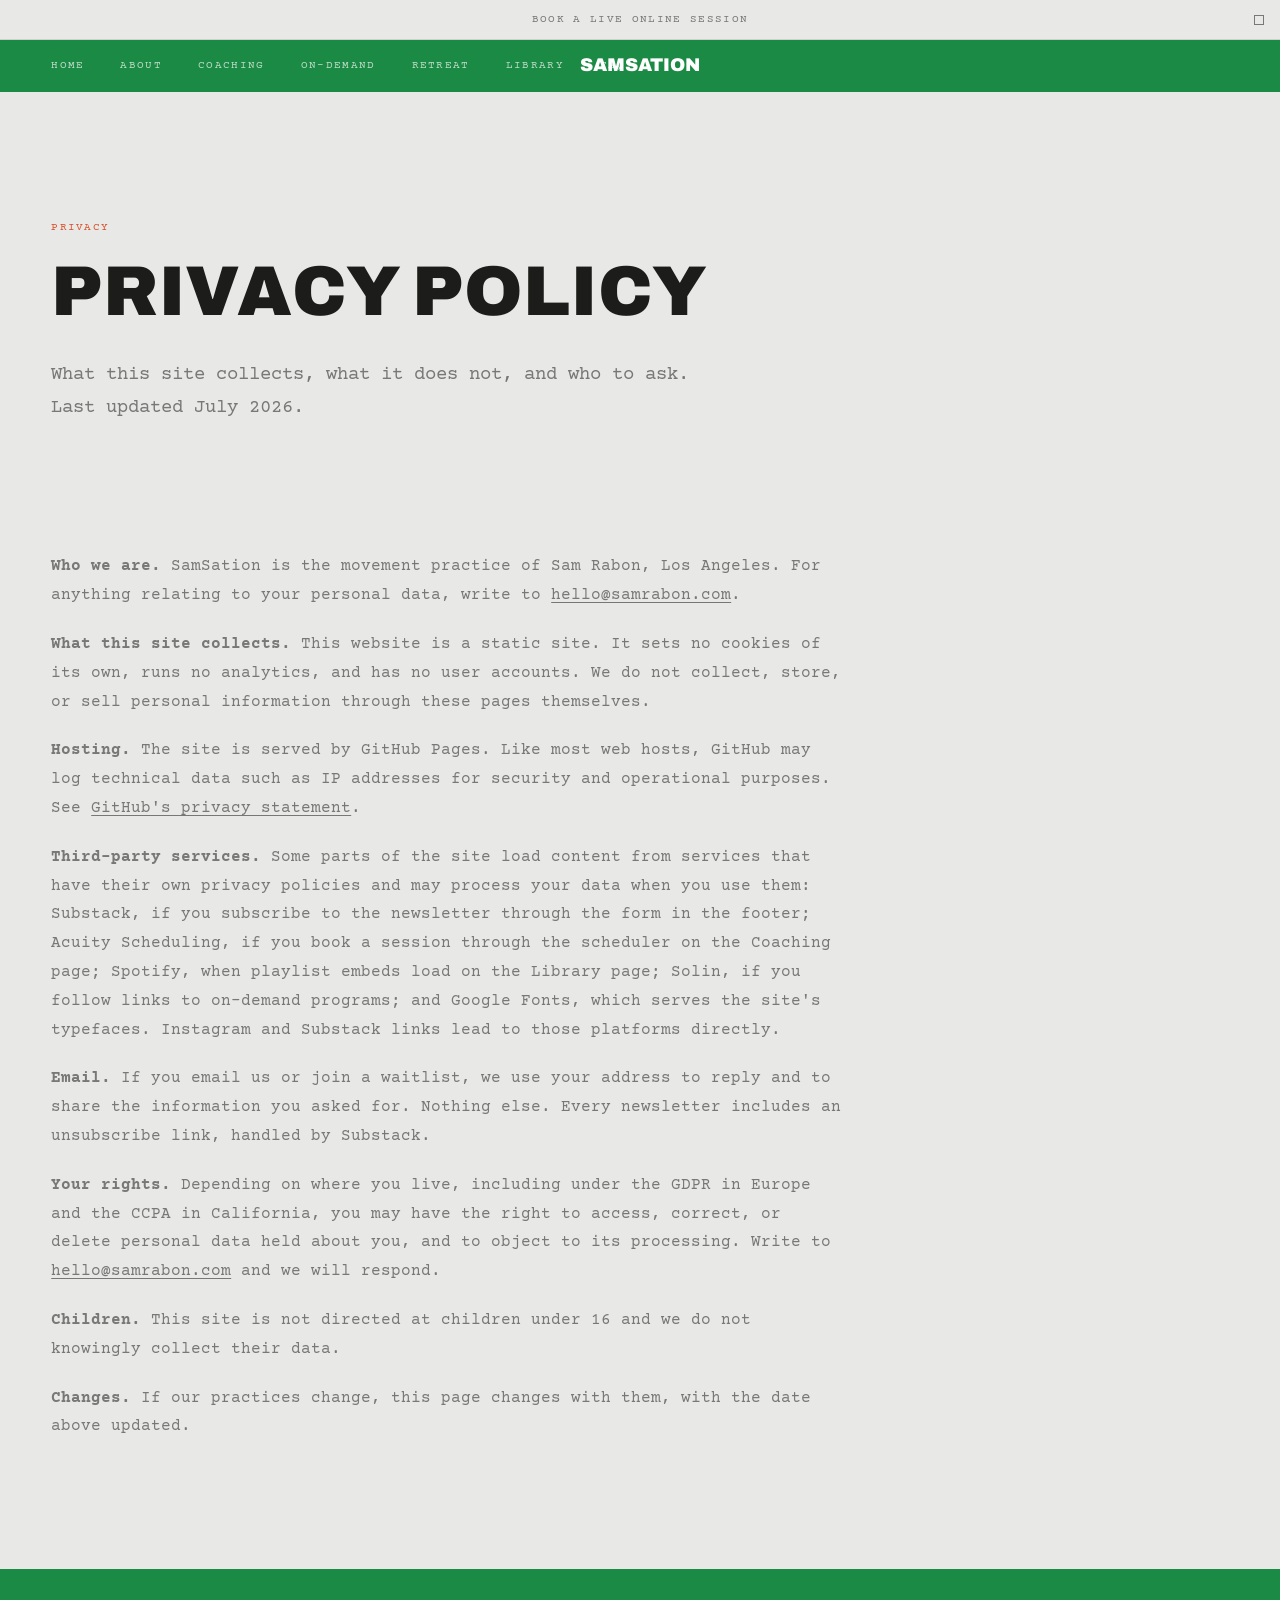
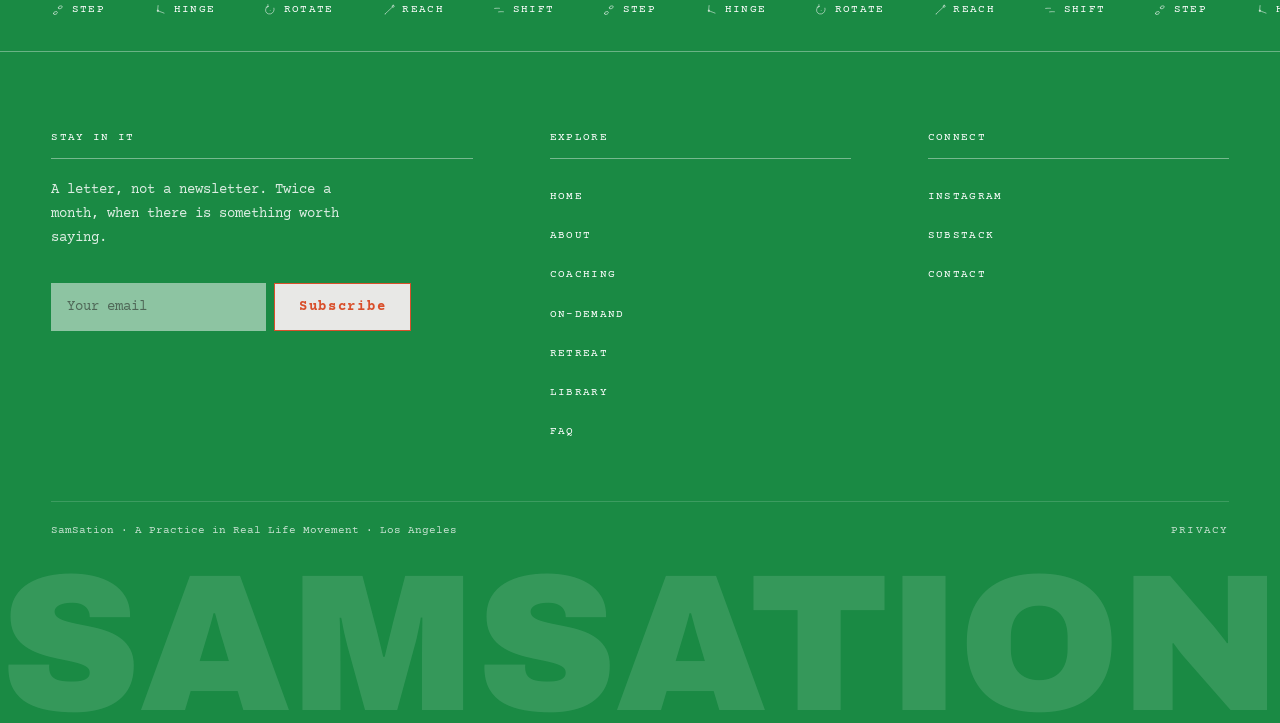
<file: privacy.html>
<!DOCTYPE html>
<html lang="en">
<head>
  <meta charset="UTF-8">
  <meta name="viewport" content="width=device-width, initial-scale=1.0">
  <title>Privacy · SamSation</title>
  <meta name="description" content="How SamSation handles personal data: what this site collects, the third-party services it uses, and how to reach us with questions.">
  <link rel="canonical" href="https://samrabon.com/privacy.html">
  <link rel="icon" type="image/svg+xml" href="img/favicon.svg">
  <link rel="icon" type="image/png" sizes="64x64" href="img/favicon-64.png">
  <link rel="apple-touch-icon" href="img/apple-touch-icon.png">
  <link rel="stylesheet" href="style.css?v=20260823-1">

<script>(function(){var t="light";try{t=localStorage.getItem("samsation-theme")||"light"}catch(e){}document.documentElement.setAttribute("data-theme",t);})();</script>
</head>
<body>

  <a class="skip-link" href="#main">Skip to content</a>

  <!-- ── Top bar: booking, Rhode-style announcement band ── -->
  <a class="topbar" href="coaching.html#book">Book a live online session</a>

  <svg style="display:none" aria-hidden="true">
    <filter id="pencil" x="-30%" y="-30%" width="160%" height="160%">
      <feTurbulence type="fractalNoise" baseFrequency="0.9" numOctaves="2" seed="7" result="n"/>
      <feDisplacementMap in="SourceGraphic" in2="n" scale="1.8" xChannelSelector="R" yChannelSelector="G"/>
    </filter>
    <symbol id="glyph-step" viewBox="0 0 32 32" fill="none">
      <path d="M5.6 23.7 C5 21.4 7.1 19.7 10 20 C12.7 20.3 15.3 21.2 14.9 23.1 C14.5 25 12 26.2 9.4 25.8 C7.1 25.5 5.8 24.5 5.7 22.9 C5.7 22.5 6 22.2 6.3 22.1" transform="rotate(-25 10 23)"/>
      <path d="M16.6 10.7 C16 8.4 18.1 6.7 21 7 C23.7 7.3 26.3 8.2 25.9 10.1 C25.5 12 23 13.2 20.4 12.8 C18.1 12.5 16.8 11.5 16.7 9.9 C16.7 9.5 17 9.2 17.3 9.1" transform="rotate(-25 21 10)"/>
    </symbol>
    <symbol id="glyph-hinge" viewBox="0 0 32 32" fill="none">
      <path d="M11.5 5.8 C10.7 9 11.6 11.9 10.9 14.6 C10.7 15.7 11 16.9 11 18" stroke-linecap="round"/>
      <path d="M11 18 C14 18.5 16.6 20 19.4 20.9 C21.3 21.6 23.3 22.4 25.2 23.1" stroke-linecap="round"/>
      <path d="M11.1 16.2 C12.1 16.2 12.9 17 12.8 18 C12.7 19 11.7 19.8 10.7 19.7 C9.8 19.6 9.2 18.7 9.3 17.8 C9.4 16.9 10.1 16.3 11.3 16.3"/>
    </symbol>
    <symbol id="glyph-rotate" viewBox="0 0 32 32" fill="none">
      <path d="M25.1 11.8 C26.6 17 23.2 23.6 17 24.9 C10.7 26.2 5.4 21.9 5.9 16.1 C6.3 11.4 8.6 8.9 11.5 8.2" stroke-linecap="round" stroke-linejoin="round"/>
      <path d="M11.5 8.2 C10.1 8.5 8.7 9.3 7.2 9.6 M11.5 8.2 C11.5 6.8 11.1 5.3 11.1 3.8" stroke-linecap="round" stroke-linejoin="round"/>
      <circle cx="16.3" cy="17" r="1"  fill="currentColor" stroke="none"/>
    </symbol>
    <symbol id="glyph-reach" viewBox="0 0 32 32" fill="none">
      <path d="M7.5 24.6 C11.4 20.8 14.6 17.9 18.2 14.5 C20.5 12.3 22.8 10.1 25 8" stroke-linecap="round"/>
      <circle cx="7" cy="25" r="1.2" fill="currentColor" stroke="none"/>
      <path d="M25.7 5 C27.1 5.2 28.1 6.4 27.9 7.7 C27.6 9.1 26.3 10.1 25 9.8 C23.7 9.6 22.9 8.5 23.1 7.2 C23.3 6.1 24.3 5.2 25.9 5.3"/>
    </symbol>
    <symbol id="glyph-shift" viewBox="0 0 32 32" fill="none">
      <path d="M6 12.3 C8.4 11.7 10.6 12.3 12.9 12 C14.3 11.9 15.6 12 17 12.1" stroke-linecap="round"/>
      <path d="M15 20.2 C17.4 19.6 19.6 20.2 21.9 19.8 C23.3 19.7 24.6 20 26 20" stroke-linecap="round"/>
    </symbol>
  </svg>

  <!-- ── Nav pill ── -->
  <nav class="nav-pill" id="navPill">
    <div class="nav-pill__inner">
      <button class="nav-pill__hamburger" id="navToggle" aria-label="Open menu" aria-expanded="false">
        <span></span><span></span>
      </button>
      <nav class="nav-pill__links">
        <a href="index.html">Home</a>
        <a href="about.html">About</a>
        <a href="coaching.html">Coaching</a>
        <a href="on-demand.html">On-Demand</a>
        <a href="retreat.html">Retreat</a>
        <a href="library.html">Library</a>
        <a href="faq.html">FAQ</a>
      </nav>
      <a href="index.html" class="nav-pill__wordmark">SamSation</a>
    </div>
  </nav>

  <!-- ── Mobile full-screen overlay menu ── -->
  <div class="nav-overlay" id="navOverlay" aria-hidden="true">
    <a href="index.html">Home</a>
    <a href="about.html">About</a>
    <a href="coaching.html">Coaching</a>
    <a href="on-demand.html">On-Demand</a>
    <a href="retreat.html">Retreat</a>
    <a href="library.html">Library</a>
    <a href="faq.html">FAQ</a>
    <div class="nav-overlay__foot">
      <a href="https://www.instagram.com/samrabon_" target="_blank" rel="noopener">Instagram</a>
      <a href="https://samrabon.substack.com" target="_blank" rel="noopener">Substack</a>
    </div>
  </div>

  <div class="page" id="main">

    <!-- ── Page intro ── -->
    <section class="s-pageintro fade-in">
      <span class="label">Privacy</span>
      <h1 class="s-pageintro__title">Privacy policy</h1>
      <p class="s-pageintro__lead">What this site collects, what it does not, and who to ask. Last updated July 2026.</p>
    </section>

    <!-- ── Policy ── -->
    <section class="s-prose s-legal fade-in">

      <p><strong>Who we are.</strong> SamSation is the movement practice of Sam Rabon, Los Angeles. For anything relating to your personal data, write to <a class="text-link" href="mailto:hello@samrabon.com">hello@samrabon.com</a>.</p>

      <p><strong>What this site collects.</strong> This website is a static site. It sets no cookies of its own, runs no analytics, and has no user accounts. We do not collect, store, or sell personal information through these pages themselves.</p>

      <p><strong>Hosting.</strong> The site is served by GitHub Pages. Like most web hosts, GitHub may log technical data such as IP addresses for security and operational purposes. See <a class="text-link" href="https://docs.github.com/en/site-policy/privacy-policies/github-general-privacy-statement" target="_blank" rel="noopener">GitHub's privacy statement</a>.</p>

      <p><strong>Third-party services.</strong> Some parts of the site load content from services that have their own privacy policies and may process your data when you use them: Substack, if you subscribe to the newsletter through the form in the footer; Acuity Scheduling, if you book a session through the scheduler on the Coaching page; Spotify, when playlist embeds load on the Library page; Solin, if you follow links to on-demand programs; and Google Fonts, which serves the site's typefaces. Instagram and Substack links lead to those platforms directly.</p>

      <p><strong>Email.</strong> If you email us or join a waitlist, we use your address to reply and to share the information you asked for. Nothing else. Every newsletter includes an unsubscribe link, handled by Substack.</p>

      <p><strong>Your rights.</strong> Depending on where you live, including under the GDPR in Europe and the CCPA in California, you may have the right to access, correct, or delete personal data held about you, and to object to its processing. Write to <a class="text-link" href="mailto:hello@samrabon.com">hello@samrabon.com</a> and we will respond.</p>

      <p><strong>Children.</strong> This site is not directed at children under 16 and we do not knowingly collect their data.</p>

      <p><strong>Changes.</strong> If our practices change, this page changes with them, with the date above updated.</p>

    </section>

  </div><!-- /.page -->

  <!-- ── Footer ── -->
  <footer class="footer">
    <div class="footer__ticker" aria-hidden="true">
      <div class="s-ticker__track">
        <span class="s-ticker__item"><svg class="glyph glyph--14"><use href="#glyph-step"></use></svg>Step</span>
        <span class="s-ticker__item"><svg class="glyph glyph--14"><use href="#glyph-hinge"></use></svg>Hinge</span>
        <span class="s-ticker__item"><svg class="glyph glyph--14"><use href="#glyph-rotate"></use></svg>Rotate</span>
        <span class="s-ticker__item"><svg class="glyph glyph--14"><use href="#glyph-reach"></use></svg>Reach</span>
        <span class="s-ticker__item"><svg class="glyph glyph--14"><use href="#glyph-shift"></use></svg>Shift</span>
        <span class="s-ticker__item"><svg class="glyph glyph--14"><use href="#glyph-step"></use></svg>Step</span>
        <span class="s-ticker__item"><svg class="glyph glyph--14"><use href="#glyph-hinge"></use></svg>Hinge</span>
        <span class="s-ticker__item"><svg class="glyph glyph--14"><use href="#glyph-rotate"></use></svg>Rotate</span>
        <span class="s-ticker__item"><svg class="glyph glyph--14"><use href="#glyph-reach"></use></svg>Reach</span>
        <span class="s-ticker__item"><svg class="glyph glyph--14"><use href="#glyph-shift"></use></svg>Shift</span>
      </div>
    </div>

    <div class="footer__inner footer__inner--cols">
      <div class="footer__col footer__col--news">
        <span class="label footer__newsletter-label">Stay in it</span>
        <p class="footer__newsletter-text">A letter, not a newsletter. Twice a month, when there is something worth saying.</p>
        <form class="footer__form" action="https://samrabon.substack.com/subscribe" method="get" target="_blank">
          <input type="email" name="email" class="footer__input" placeholder="Your email" autocomplete="email">
          <button type="submit" class="footer__submit">Subscribe</button>
        </form>
      </div>
      <nav class="footer__col" aria-label="Footer site navigation">
        <span class="label footer__col-label">Explore</span>
        <div class="footer__nav footer__nav--stack">
          <a href="index.html">Home</a>
          <a href="about.html">About</a>
          <a href="coaching.html">Coaching</a>
          <a href="on-demand.html">On-Demand</a>
          <a href="retreat.html">Retreat</a>
          <a href="library.html">Library</a>
          <a href="faq.html">FAQ</a>
        </div>
      </nav>
      <div class="footer__col">
        <span class="label footer__col-label">Connect</span>
        <div class="footer__nav footer__nav--stack">
          <a href="https://www.instagram.com/samrabon_" target="_blank" rel="noopener">Instagram</a>
          <a href="https://samrabon.substack.com" target="_blank" rel="noopener">Substack</a>
          <a href="about.html#contact">Contact</a>
        </div>
      </div>
    </div>
    <div class="footer__bottom">
      <p class="footer__meta">SamSation · A Practice in Real Life Movement · Los Angeles</p>
      <a class="footer__privacy" href="privacy.html">Privacy</a>
    </div>
    <div class="footer__wordmark-wrap">
      <div class="footer__wordmark" aria-hidden="true">SamSation</div>
    </div>
  </footer>

  <script src="main.js"></script>
</body>
</html>
</file>
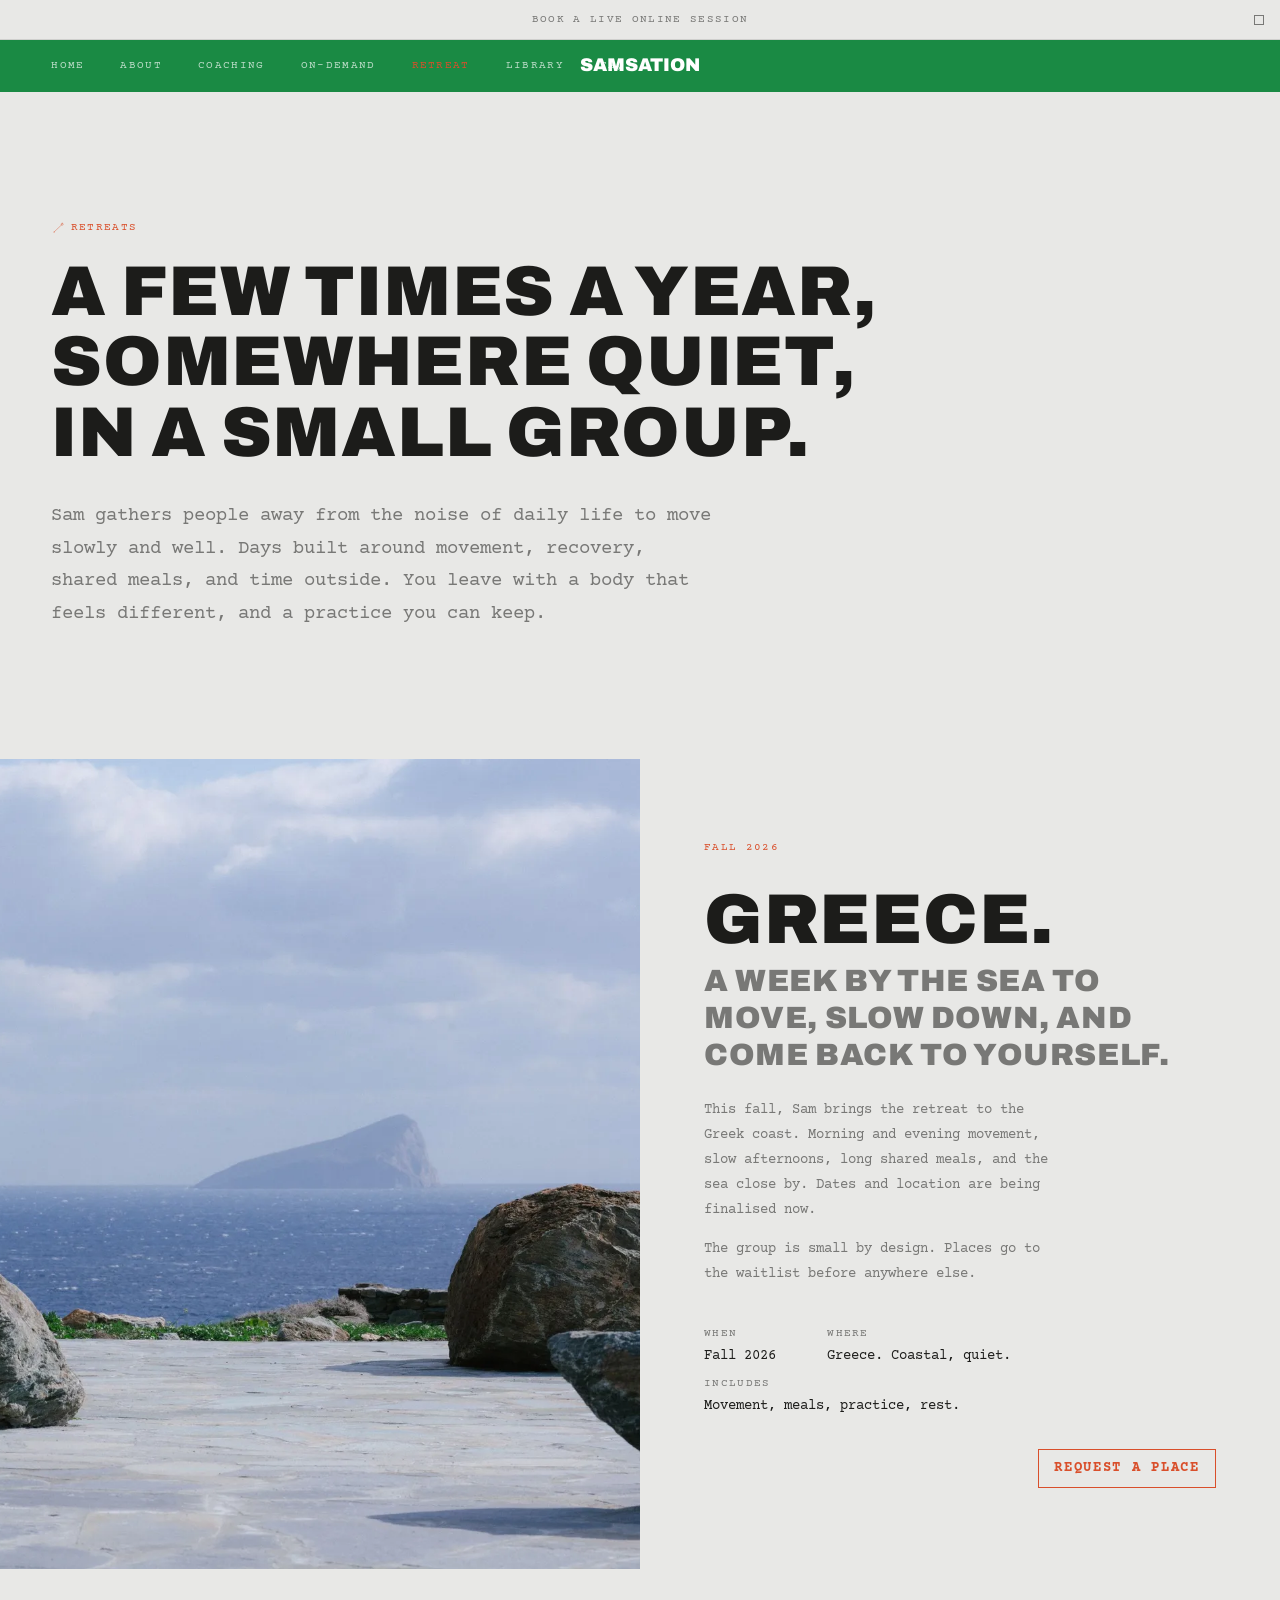
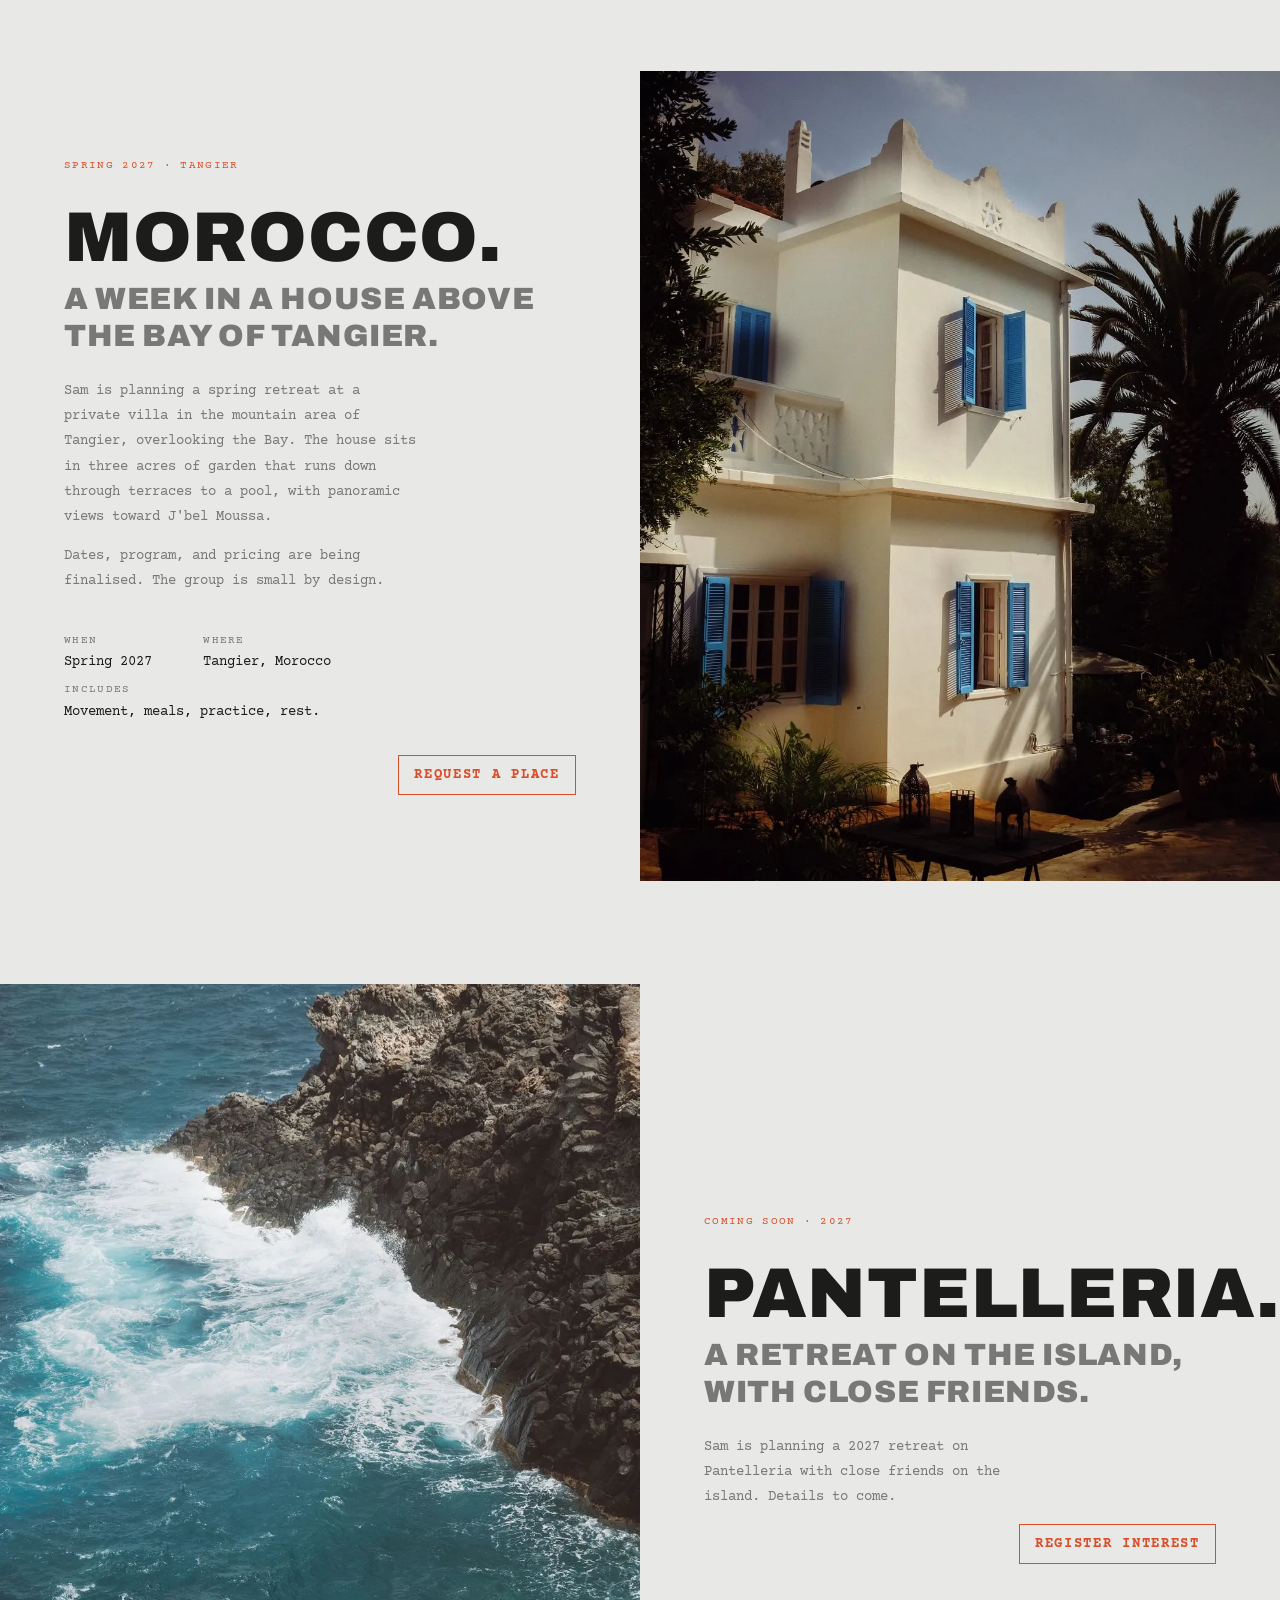
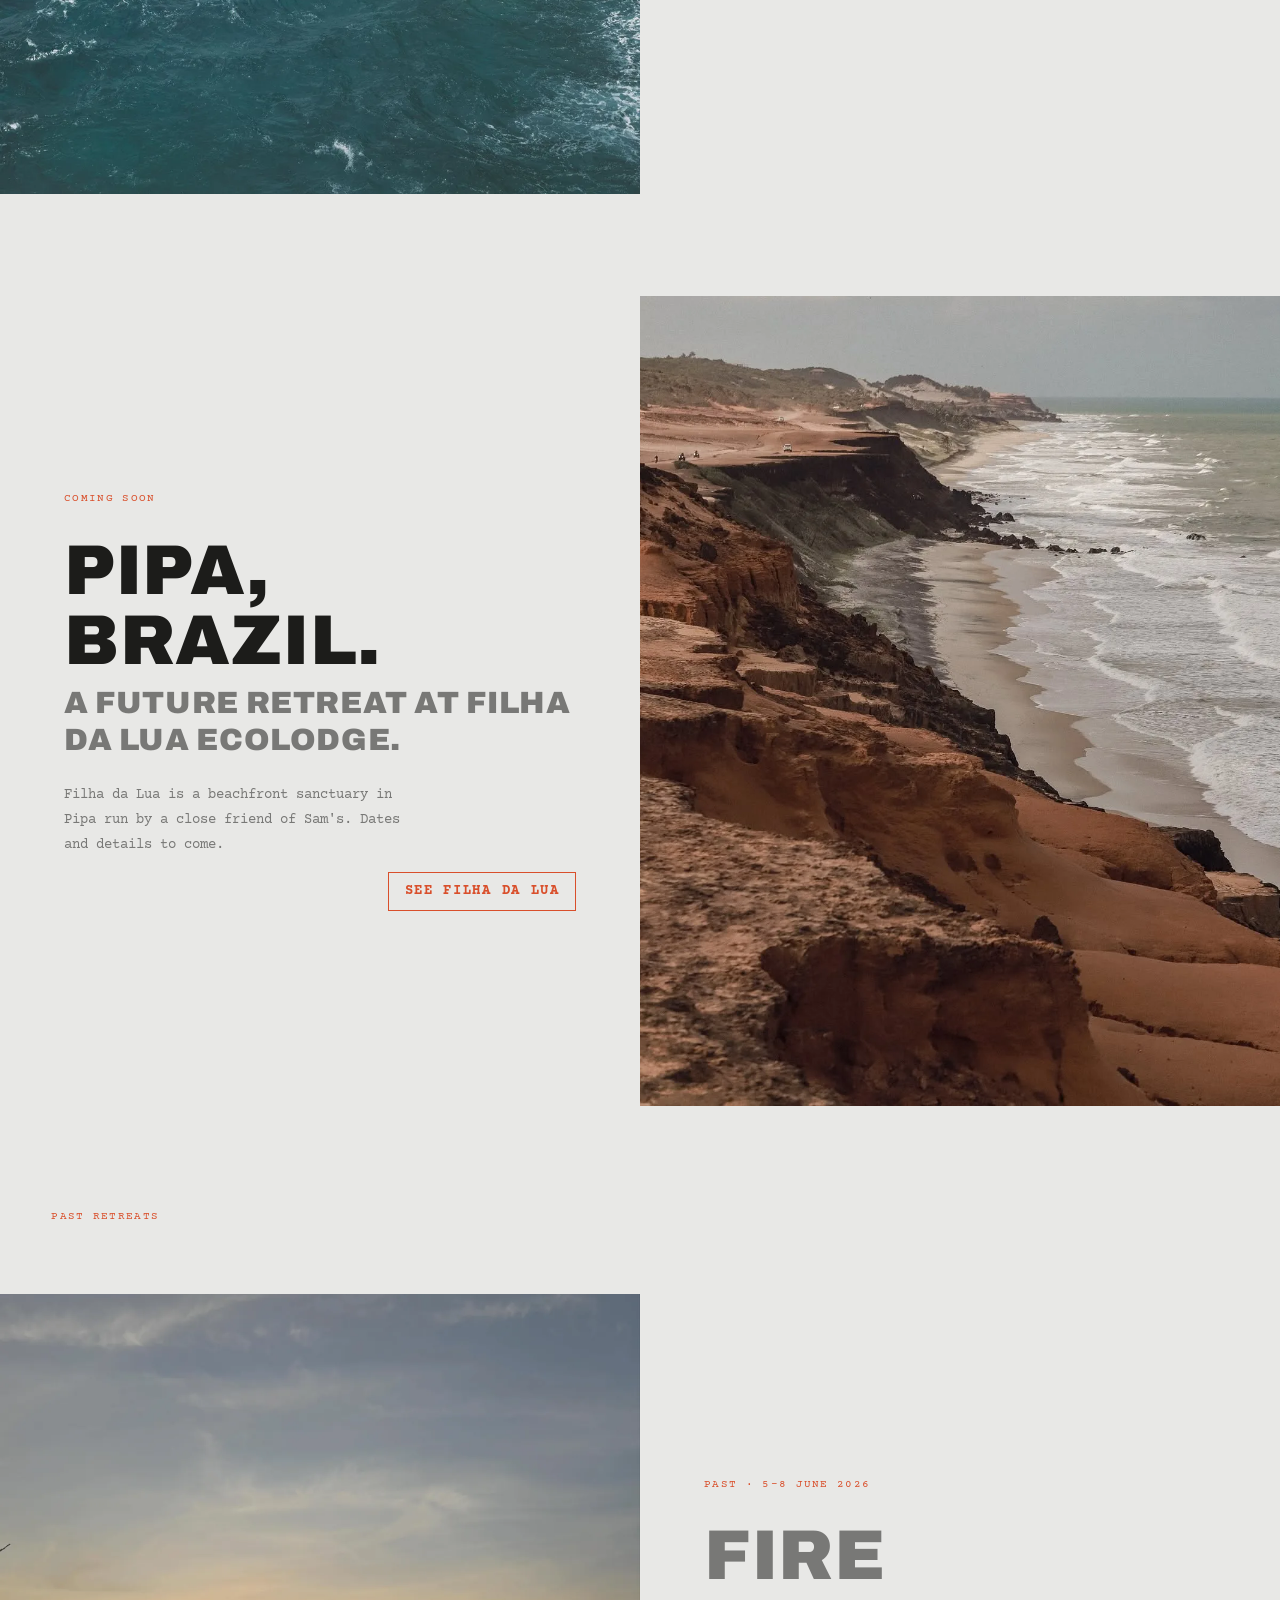
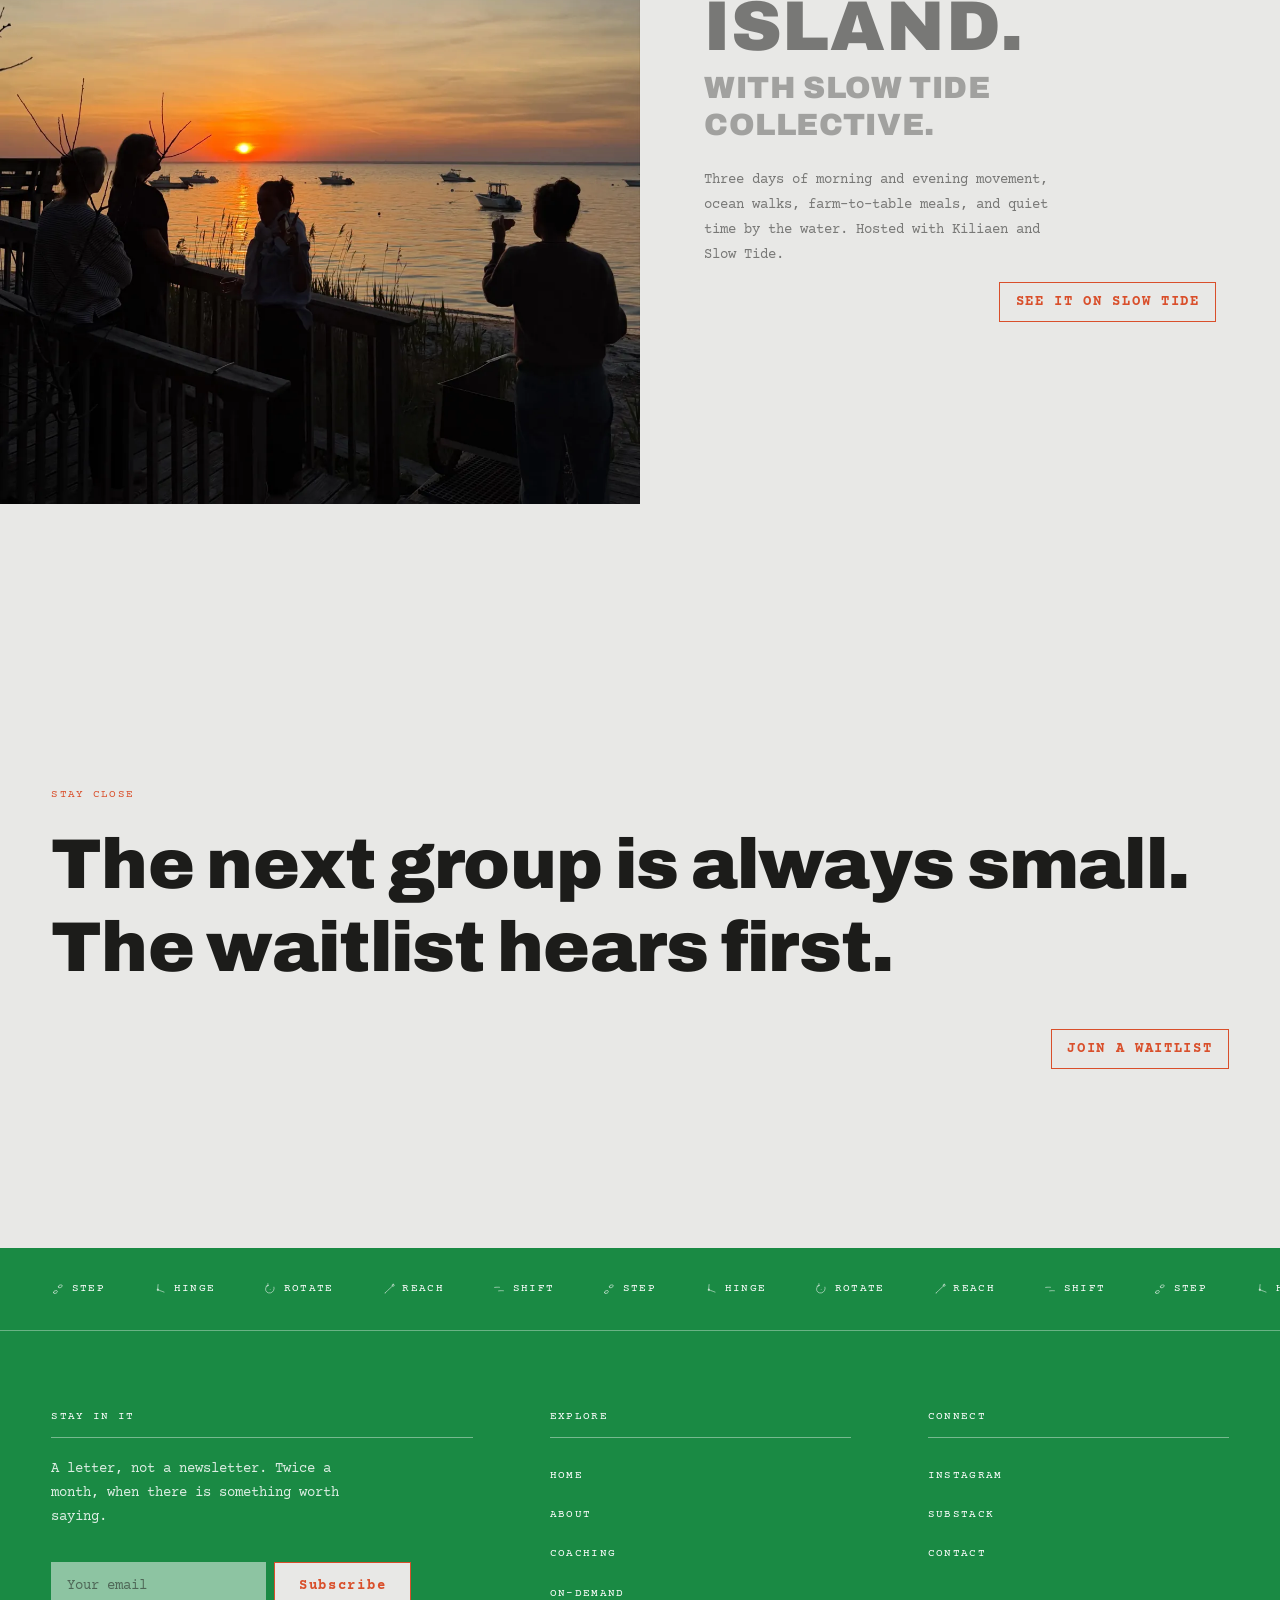
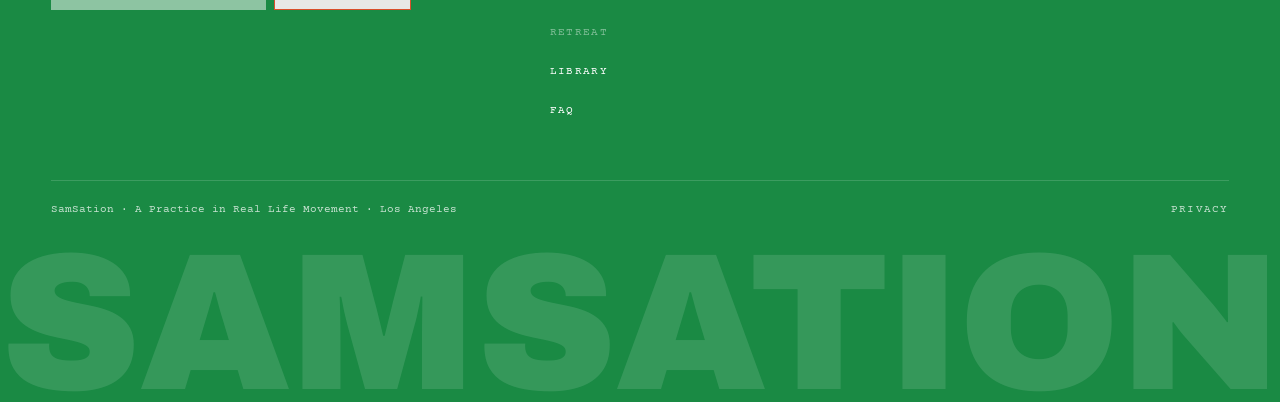
<file: retreat.html>
<!DOCTYPE html>
<html lang="en">
<head>
  <meta charset="UTF-8">
  <meta name="viewport" content="width=device-width, initial-scale=1.0">
  <title>Retreats · SamSation</title>
  <meta name="description" content="A few times a year, in small groups, Sam gathers people somewhere quiet to move slowly and well. Next: Greece this fall, and Tangier in spring 2027.">
  <!-- SEO/AEO block -->
  <link rel="canonical" href="https://samrabon.com/retreat.html">
  <meta property="og:type" content="website">
  <meta property="og:site_name" content="SamSation">
  <meta property="og:title" content="Retreats · SamSation">
  <meta property="og:description" content="A few times a year, in small groups, Sam gathers people somewhere quiet to move slowly and well. Next: Greece this fall, and Tangier in spring 2027.">
  <meta property="og:url" content="https://samrabon.com/retreat.html">
  <meta property="og:image" content="https://samrabon.com/img/og-retreat.jpg">
  <meta property="og:image:width" content="1200">
  <meta property="og:image:height" content="630">
  <meta property="og:image:alt" content="Stone terrace overlooking the Aegean">
  <meta name="twitter:card" content="summary_large_image">
  <meta name="twitter:title" content="Retreats · SamSation">
  <meta name="twitter:description" content="A few times a year, in small groups, Sam gathers people somewhere quiet to move slowly and well. Next: Greece this fall, and Tangier in spring 2027.">
  <meta name="twitter:image" content="https://samrabon.com/img/og-retreat.jpg">
  <link rel="icon" type="image/svg+xml" href="img/favicon.svg">
  <link rel="icon" type="image/png" sizes="64x64" href="img/favicon-64.png">
  <link rel="apple-touch-icon" href="img/apple-touch-icon.png">
  <link rel="stylesheet" href="style.css?v=20260823-1">

<script>(function(){var t="light";try{t=localStorage.getItem("samsation-theme")||"light"}catch(e){}document.documentElement.setAttribute("data-theme",t);})();</script>
</head>
<body>

  <a class="skip-link" href="#main">Skip to content</a>

  <!-- ── Top bar: booking, Rhode-style announcement band ── -->
  <a class="topbar" href="coaching.html#book">Book a live online session</a>

  <!-- ── Glyph sprite: minimal geometric marks, one motif per pattern —
       no figures, just the object/gesture each pattern is named for ── -->
  <svg style="display:none" aria-hidden="true">
    <filter id="pencil" x="-30%" y="-30%" width="160%" height="160%">
      <feTurbulence type="fractalNoise" baseFrequency="0.9" numOctaves="2" seed="7" result="n"/>
      <feDisplacementMap in="SourceGraphic" in2="n" scale="1.8" xChannelSelector="R" yChannelSelector="G"/>
    </filter>
    <!-- STEP: two footprints, ascending diagonal — the gait pattern -->
    <symbol id="glyph-step" viewBox="0 0 32 32" fill="none">
      <path d="M5.6 23.7 C5 21.4 7.1 19.7 10 20 C12.7 20.3 15.3 21.2 14.9 23.1 C14.5 25 12 26.2 9.4 25.8 C7.1 25.5 5.8 24.5 5.7 22.9 C5.7 22.5 6 22.2 6.3 22.1" transform="rotate(-25 10 23)"/>
      <path d="M16.6 10.7 C16 8.4 18.1 6.7 21 7 C23.7 7.3 26.3 8.2 25.9 10.1 C25.5 12 23 13.2 20.4 12.8 C18.1 12.5 16.8 11.5 16.7 9.9 C16.7 9.5 17 9.2 17.3 9.1" transform="rotate(-25 21 10)"/>
    </symbol>
    <!-- HINGE: a single bracket folding at a pivot — the geometry of bending -->
    <symbol id="glyph-hinge" viewBox="0 0 32 32" fill="none">
      <path d="M11.5 5.8 C10.7 9 11.6 11.9 10.9 14.6 C10.7 15.7 11 16.9 11 18" stroke-linecap="round"/>
      <path d="M11 18 C14 18.5 16.6 20 19.4 20.9 C21.3 21.6 23.3 22.4 25.2 23.1" stroke-linecap="round"/>
      <path d="M11.1 16.2 C12.1 16.2 12.9 17 12.8 18 C12.7 19 11.7 19.8 10.7 19.7 C9.8 19.6 9.2 18.7 9.3 17.8 C9.4 16.9 10.1 16.3 11.3 16.3"/>
    </symbol>
    <!-- ROTATE: an orbit with a clear arrowhead and a still center -->
    <symbol id="glyph-rotate" viewBox="0 0 32 32" fill="none">
      <path d="M25.1 11.8 C26.6 17 23.2 23.6 17 24.9 C10.7 26.2 5.4 21.9 5.9 16.1 C6.3 11.4 8.6 8.9 11.5 8.2" stroke-linecap="round" stroke-linejoin="round"/>
      <path d="M11.5 8.2 C10.1 8.5 8.7 9.3 7.2 9.6 M11.5 8.2 C11.5 6.8 11.1 5.3 11.1 3.8" stroke-linecap="round" stroke-linejoin="round"/>
      <circle cx="16.3" cy="17" r="1"  fill="currentColor" stroke="none"/>
    </symbol>
    <!-- REACH: a line of extension from a fixed base to the point it meets -->
    <symbol id="glyph-reach" viewBox="0 0 32 32" fill="none">
      <path d="M7.5 24.6 C11.4 20.8 14.6 17.9 18.2 14.5 C20.5 12.3 22.8 10.1 25 8" stroke-linecap="round"/>
      <circle cx="7" cy="25" r="1.2" fill="currentColor" stroke="none"/>
      <path d="M25.7 5 C27.1 5.2 28.1 6.4 27.9 7.7 C27.6 9.1 26.3 10.1 25 9.8 C23.7 9.6 22.9 8.5 23.1 7.2 C23.3 6.1 24.3 5.2 25.9 5.3"/>
    </symbol>
    <!-- SHIFT: two bars, offset — the visual fact of lateral displacement -->
    <symbol id="glyph-shift" viewBox="0 0 32 32" fill="none">
      <path d="M6 12.3 C8.4 11.7 10.6 12.3 12.9 12 C14.3 11.9 15.6 12 17 12.1" stroke-linecap="round"/>
      <path d="M15 20.2 C17.4 19.6 19.6 20.2 21.9 19.8 C23.3 19.7 24.6 20 26 20" stroke-linecap="round"/>
    </symbol>
  </svg>

  <nav class="nav-pill" id="navPill">
    <div class="nav-pill__inner">
      <button class="nav-pill__hamburger" id="navToggle" aria-label="Open menu" aria-expanded="false">
        <span></span><span></span>
      </button>
      <nav class="nav-pill__links">
        <a href="index.html">Home</a>
        <a href="about.html">About</a>
        <a href="coaching.html">Coaching</a>
        <a href="on-demand.html">On-Demand</a>
        <a href="retreat.html" aria-current="page">Retreat</a>
        <a href="library.html">Library</a>
        <a href="faq.html">FAQ</a>
      </nav>
      <a href="index.html" class="nav-pill__wordmark">SamSation</a>
    </div>
  </nav>

  <div class="nav-overlay" id="navOverlay" aria-hidden="true">
    <a href="index.html">Home</a>
    <a href="about.html">About</a>
    <a href="coaching.html">Coaching</a>
    <a href="on-demand.html">On-Demand</a>
    <a href="retreat.html" aria-current="page">Retreat</a>
    <a href="library.html">Library</a>
    <a href="faq.html">FAQ</a>
    <div class="nav-overlay__foot">
      <a href="https://www.instagram.com/samrabon_" target="_blank" rel="noopener">Instagram</a>
      <a href="https://samrabon.substack.com" target="_blank" rel="noopener">Substack</a>
    </div>
  </div>

  <div class="page" id="main">

    <!-- ── Page intro ── -->
    <section class="s-pageintro fade-in">
      <span class="label s-pageintro__eyebrow"><svg class="glyph glyph--14" aria-hidden="true"><use href="#glyph-reach"></use></svg>Retreats</span>
      <h1 class="s-pageintro__title">A few times a year, somewhere quiet, in a small group.</h1>
      <p class="s-pageintro__lead">Sam gathers people away from the noise of daily life to move slowly and well. Days built around movement, recovery, shared meals, and time outside. You leave with a body that feels different, and a practice you can keep.</p>
    </section>

    <!-- ════════════════════════════════════════
         GREECE — sticky split
    ════════════════════════════════════════ -->
    <section class="s-rdl fade-in" id="greece">
      <a href="mailto:hello@samrabon.com?subject=Greece%20Retreat%20Waitlist%20%E2%80%94%20Fall%202026" class="s-rdl__img"><picture><source srcset="img/retreat-greece.webp" type="image/webp"><img src="img/retreat-greece.jpg" alt="Stone terrace overlooking the Aegean, Kythnos island in the distance" loading="lazy" decoding="async"></picture></a>
      <div class="s-rdl__body">
        <span class="label label--accent">Fall 2026</span>
        <h2 class="s-rdl__title"><a class="hl-link" href="mailto:hello@samrabon.com?subject=Greece%20Retreat%20Waitlist%20%E2%80%94%20Fall%202026">Greece.</a></h2>
        <p class="s-rdl__sub">A week by the sea to move, slow down, and come back to yourself.</p>
        <p class="s-rdl__text">This fall, Sam brings the retreat to the Greek coast. Morning and evening movement, slow afternoons, long shared meals, and the sea close by. Dates and location are being finalised now.</p>
        <p class="s-rdl__text">The group is small by design. Places go to the waitlist before anywhere else.</p>
        <dl class="s-rdl__facts">
          <div class="s-rdl__fact"><dt>When</dt><dd>Fall 2026</dd></div>
          <div class="s-rdl__fact"><dt>Where</dt><dd>Greece. Coastal, quiet.</dd></div>
          <div class="s-rdl__fact"><dt>Includes</dt><dd>Movement, meals, practice, rest.</dd></div>
        </dl>
        <a href="mailto:hello@samrabon.com?subject=Greece%20Retreat%20Waitlist%20%E2%80%94%20Fall%202026" class="pill-cta">Request a place</a>
      </div>
    </section>

    <!-- ════════════════════════════════════════
         MOROCCO — sticky split
    ════════════════════════════════════════ -->
    <section class="s-rdl s-rdl--flip fade-in" id="morocco">
      <a href="mailto:hello@samrabon.com?subject=Morocco%20Retreat%20Waitlist%202027" class="s-rdl__img"><picture><source srcset="img/retreat-morocco.webp" type="image/webp"><img src="img/retreat-morocco.jpg" alt="Dar Sinclair villa in Tangier — white walls, blue shutters, palm trees" loading="lazy" decoding="async"></picture></a>
      <div class="s-rdl__body">
        <span class="label label--accent">Spring 2027 &middot; Tangier</span>
        <h2 class="s-rdl__title"><a class="hl-link" href="mailto:hello@samrabon.com?subject=Morocco%20Retreat%20Waitlist%202027">Morocco.</a></h2>
        <p class="s-rdl__sub">A week in a house above the Bay of Tangier.</p>
        <p class="s-rdl__text">Sam is planning a spring retreat at a private villa in the mountain area of Tangier, overlooking the Bay. The house sits in three acres of garden that runs down through terraces to a pool, with panoramic views toward J'bel Moussa.</p>
        <p class="s-rdl__text">Dates, program, and pricing are being finalised. The group is small by design.</p>
        <dl class="s-rdl__facts">
          <div class="s-rdl__fact"><dt>When</dt><dd>Spring 2027</dd></div>
          <div class="s-rdl__fact"><dt>Where</dt><dd>Tangier, Morocco</dd></div>
          <div class="s-rdl__fact"><dt>Includes</dt><dd>Movement, meals, practice, rest.</dd></div>
        </dl>
        <a href="mailto:hello@samrabon.com?subject=Morocco%20Retreat%20Waitlist%202027" class="pill-cta">Request a place</a>
      </div>
    </section>

    <!-- ════════════════════════════════════════
         PANTELLERIA — coming soon 2027
    ════════════════════════════════════════ -->
    <section class="s-rdl fade-in" id="pantelleria">
      <a href="mailto:hello@samrabon.com?subject=Pantelleria%20Retreat%20Waitlist%202027" class="s-rdl__img"><picture><source srcset="img/retreat-pantelleria.webp" type="image/webp"><img src="img/retreat-pantelleria.jpg" alt="Volcanic coastline of Pantelleria, waves breaking against dark rock" loading="lazy" decoding="async"></picture></a>
      <div class="s-rdl__body">
        <span class="label">Coming soon &middot; 2027</span>
        <h2 class="s-rdl__title"><a class="hl-link" href="mailto:hello@samrabon.com?subject=Pantelleria%20Retreat%20Waitlist%202027">Pantelleria.</a></h2>
        <p class="s-rdl__sub">A retreat on the island, with close friends.</p>
        <p class="s-rdl__text">Sam is planning a 2027 retreat on Pantelleria with close friends on the island. Details to come.</p>
        <a href="mailto:hello@samrabon.com?subject=Pantelleria%20Retreat%20Waitlist%202027" class="pill-cta">Register interest</a>
      </div>
    </section>

    <!-- ════════════════════════════════════════
         PIPA, BRAZIL — coming soon
    ════════════════════════════════════════ -->
    <section class="s-rdl s-rdl--flip fade-in" id="pipa">
      <a href="https://filhadalua.com/about-us/" target="_blank" rel="noopener" class="s-rdl__img"><picture><source srcset="img/retreat-pipa.webp" type="image/webp"><img src="img/retreat-pipa.jpg" alt="Red clay cliffs and Atlantic beach at Pipa, Brazil" loading="lazy" decoding="async"></picture></a>
      <div class="s-rdl__body">
        <span class="label">Coming soon</span>
        <h2 class="s-rdl__title"><a class="hl-link" href="https://filhadalua.com/about-us/" target="_blank" rel="noopener">Pipa, Brazil.</a></h2>
        <p class="s-rdl__sub">A future retreat at Filha da Lua Ecolodge.</p>
        <p class="s-rdl__text">Filha da Lua is a beachfront sanctuary in Pipa run by a close friend of Sam's. Dates and details to come.</p>
        <a href="https://filhadalua.com/about-us/" target="_blank" rel="noopener" class="pill-cta">See Filha da Lua</a>
      </div>
    </section>

    <!-- ════════════════════════════════════════
         PAST
    ════════════════════════════════════════ -->
    <!-- ════════════════════════════════════════
         PAST: FIRE ISLAND
    ════════════════════════════════════════ -->
    <div class="s-past-head fade-in">
      <span class="label">Past retreats</span>
    </div>
    <section class="s-rdl s-rdl--past fade-in" id="fire-island">
      <a href="https://www.instagram.com/slowtidecollective/" target="_blank" rel="noopener" class="s-rdl__img"><picture><source srcset="img/retreat-fireisland.webp" type="image/webp"><img src="img/retreat-fireisland.jpg" alt="Sunset over the bay at the Fire Island retreat, the group on a deck" loading="lazy" decoding="async"></picture></a>
      <div class="s-rdl__body">
        <span class="label">Past &middot; 5&ndash;8 June 2026</span>
        <h2 class="s-rdl__title"><a class="hl-link" href="https://www.instagram.com/slowtidecollective/" target="_blank" rel="noopener">Fire Island.</a></h2>
        <p class="s-rdl__sub">With Slow Tide Collective.</p>
        <p class="s-rdl__text">Three days of morning and evening movement, ocean walks, farm-to-table meals, and quiet time by the water. Hosted with Kiliaen and Slow Tide.</p>
        <a href="https://www.instagram.com/slowtidecollective/" target="_blank" rel="noopener" class="pill-cta">See it on Slow Tide</a>
      </div>
    </section>

    <!-- ── Closing claim ── -->
    <section class="s-claim fade-in">
      <span class="label">Stay close</span>
      <h2><a class="hl-link" href="mailto:hello@samrabon.com?subject=Retreat%20Waitlist">The next group is always small. The waitlist hears first.</a></h2>
      <a href="mailto:hello@samrabon.com?subject=Retreat%20Waitlist" class="pill-cta">Join a waitlist</a>
    </section>

  </div><!-- /.page -->

  <footer class="footer">
    <!-- ── Footer ticker: patterns strip, full-width top band ── -->
    <div class="footer__ticker" aria-hidden="true">
      <div class="s-ticker__track">
        <span class="s-ticker__item"><svg class="glyph glyph--14"><use href="#glyph-step"></use></svg>Step</span>
        <span class="s-ticker__item"><svg class="glyph glyph--14"><use href="#glyph-hinge"></use></svg>Hinge</span>
        <span class="s-ticker__item"><svg class="glyph glyph--14"><use href="#glyph-rotate"></use></svg>Rotate</span>
        <span class="s-ticker__item"><svg class="glyph glyph--14"><use href="#glyph-reach"></use></svg>Reach</span>
        <span class="s-ticker__item"><svg class="glyph glyph--14"><use href="#glyph-shift"></use></svg>Shift</span>
        <span class="s-ticker__item"><svg class="glyph glyph--14"><use href="#glyph-step"></use></svg>Step</span>
        <span class="s-ticker__item"><svg class="glyph glyph--14"><use href="#glyph-hinge"></use></svg>Hinge</span>
        <span class="s-ticker__item"><svg class="glyph glyph--14"><use href="#glyph-rotate"></use></svg>Rotate</span>
        <span class="s-ticker__item"><svg class="glyph glyph--14"><use href="#glyph-reach"></use></svg>Reach</span>
        <span class="s-ticker__item"><svg class="glyph glyph--14"><use href="#glyph-shift"></use></svg>Shift</span>
      </div>
    </div>

    <div class="footer__inner footer__inner--cols">
      <div class="footer__col footer__col--news">
        <span class="label footer__newsletter-label">Stay in it</span>
        <p class="footer__newsletter-text">A letter, not a newsletter. Twice a month, when there is something worth saying.</p>
        <form class="footer__form" action="https://samrabon.substack.com/subscribe" method="get" target="_blank">
          <input type="email" name="email" class="footer__input" placeholder="Your email" autocomplete="email">
          <button type="submit" class="footer__submit">Subscribe</button>
        </form>
      </div>
      <nav class="footer__col" aria-label="Footer site navigation">
        <span class="label footer__col-label">Explore</span>
        <div class="footer__nav footer__nav--stack">
          <a href="index.html">Home</a>
          <a href="about.html">About</a>
          <a href="coaching.html">Coaching</a>
          <a href="on-demand.html">On-Demand</a>
          <a href="retreat.html" aria-current="page">Retreat</a>
          <a href="library.html">Library</a>
          <a href="faq.html">FAQ</a>
        </div>
      </nav>
      <div class="footer__col">
        <span class="label footer__col-label">Connect</span>
        <div class="footer__nav footer__nav--stack">
          <a href="https://www.instagram.com/samrabon_" target="_blank" rel="noopener">Instagram</a>
          <a href="https://samrabon.substack.com" target="_blank" rel="noopener">Substack</a>
          <a href="about.html#contact">Contact</a>
        </div>
      </div>
    </div>
    <div class="footer__bottom">
      <p class="footer__meta">SamSation · A Practice in Real Life Movement · Los Angeles</p>
      <a class="footer__privacy" href="privacy.html">Privacy</a>
    </div>
    <div class="footer__wordmark-wrap">
      <div class="footer__wordmark" aria-hidden="true">SamSation</div>
    </div>
  </footer>

  <script src="main.js"></script>
</body>
</html>
</file>
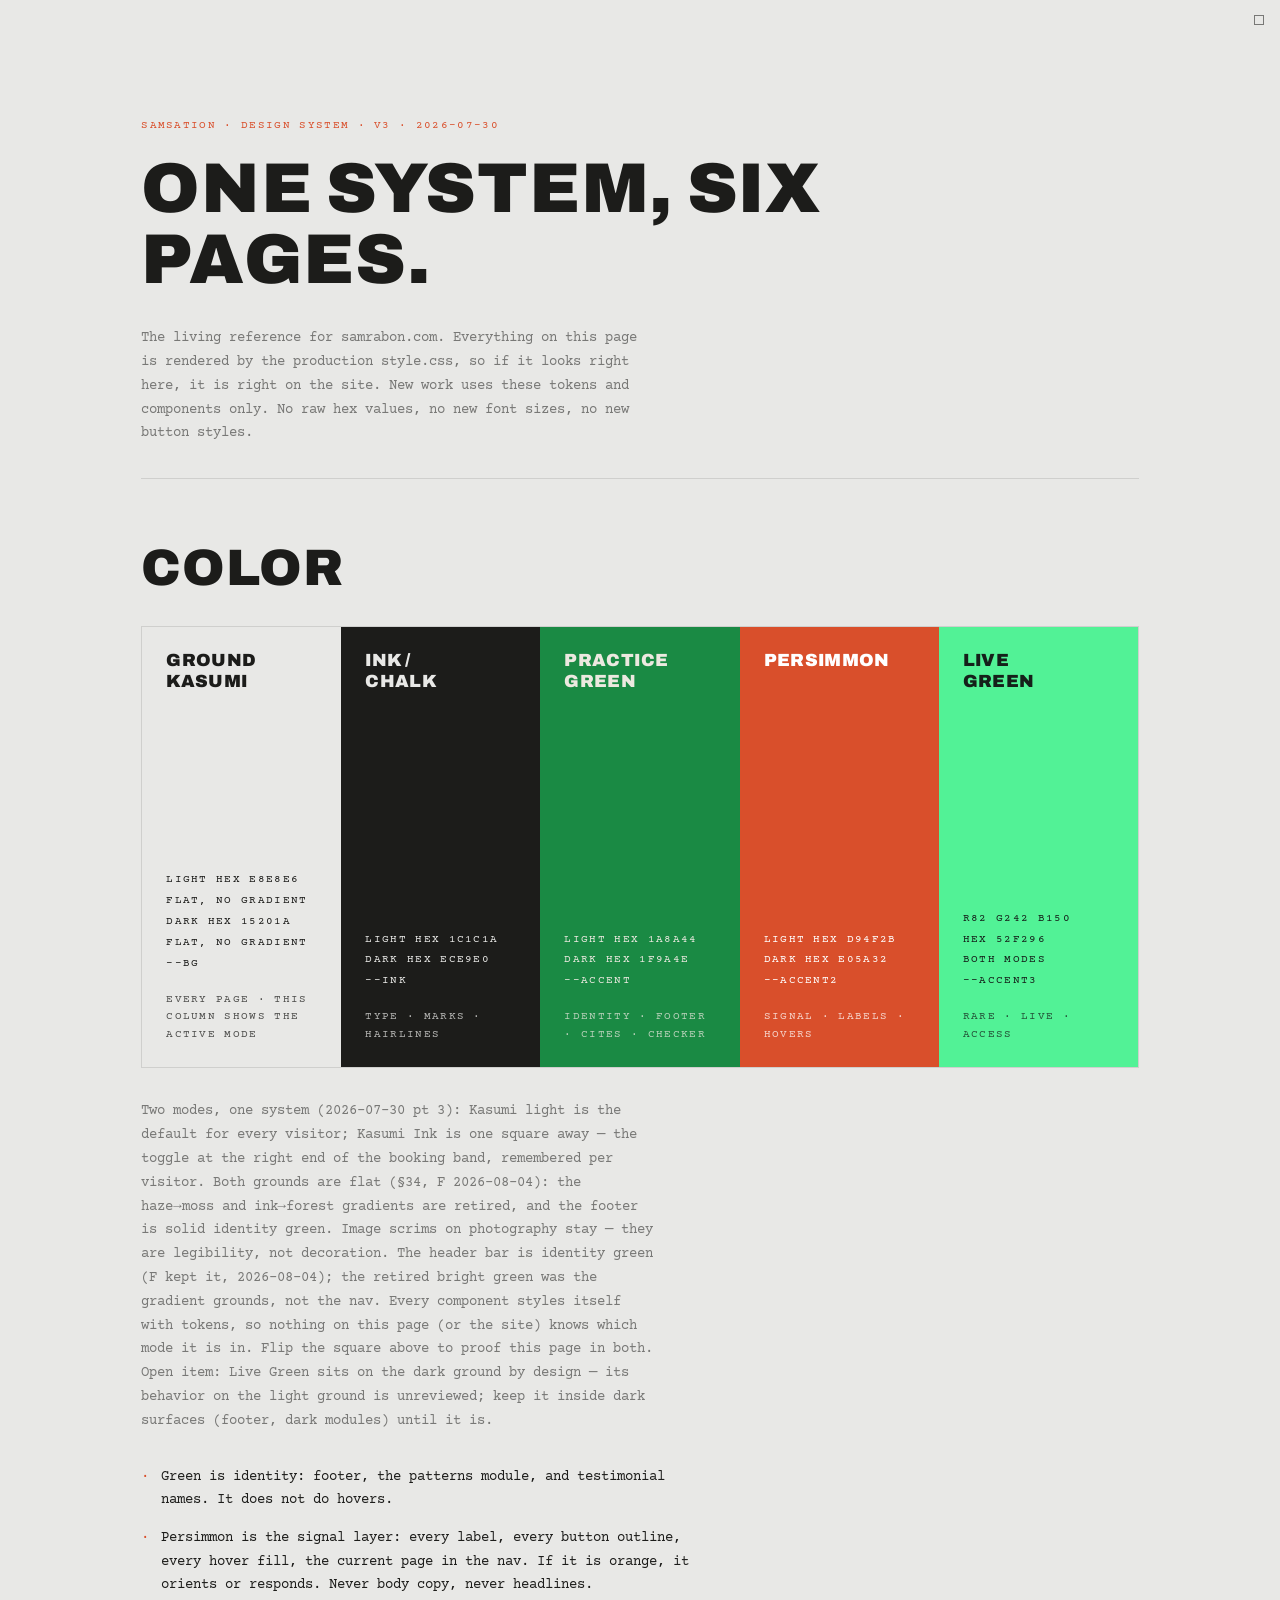
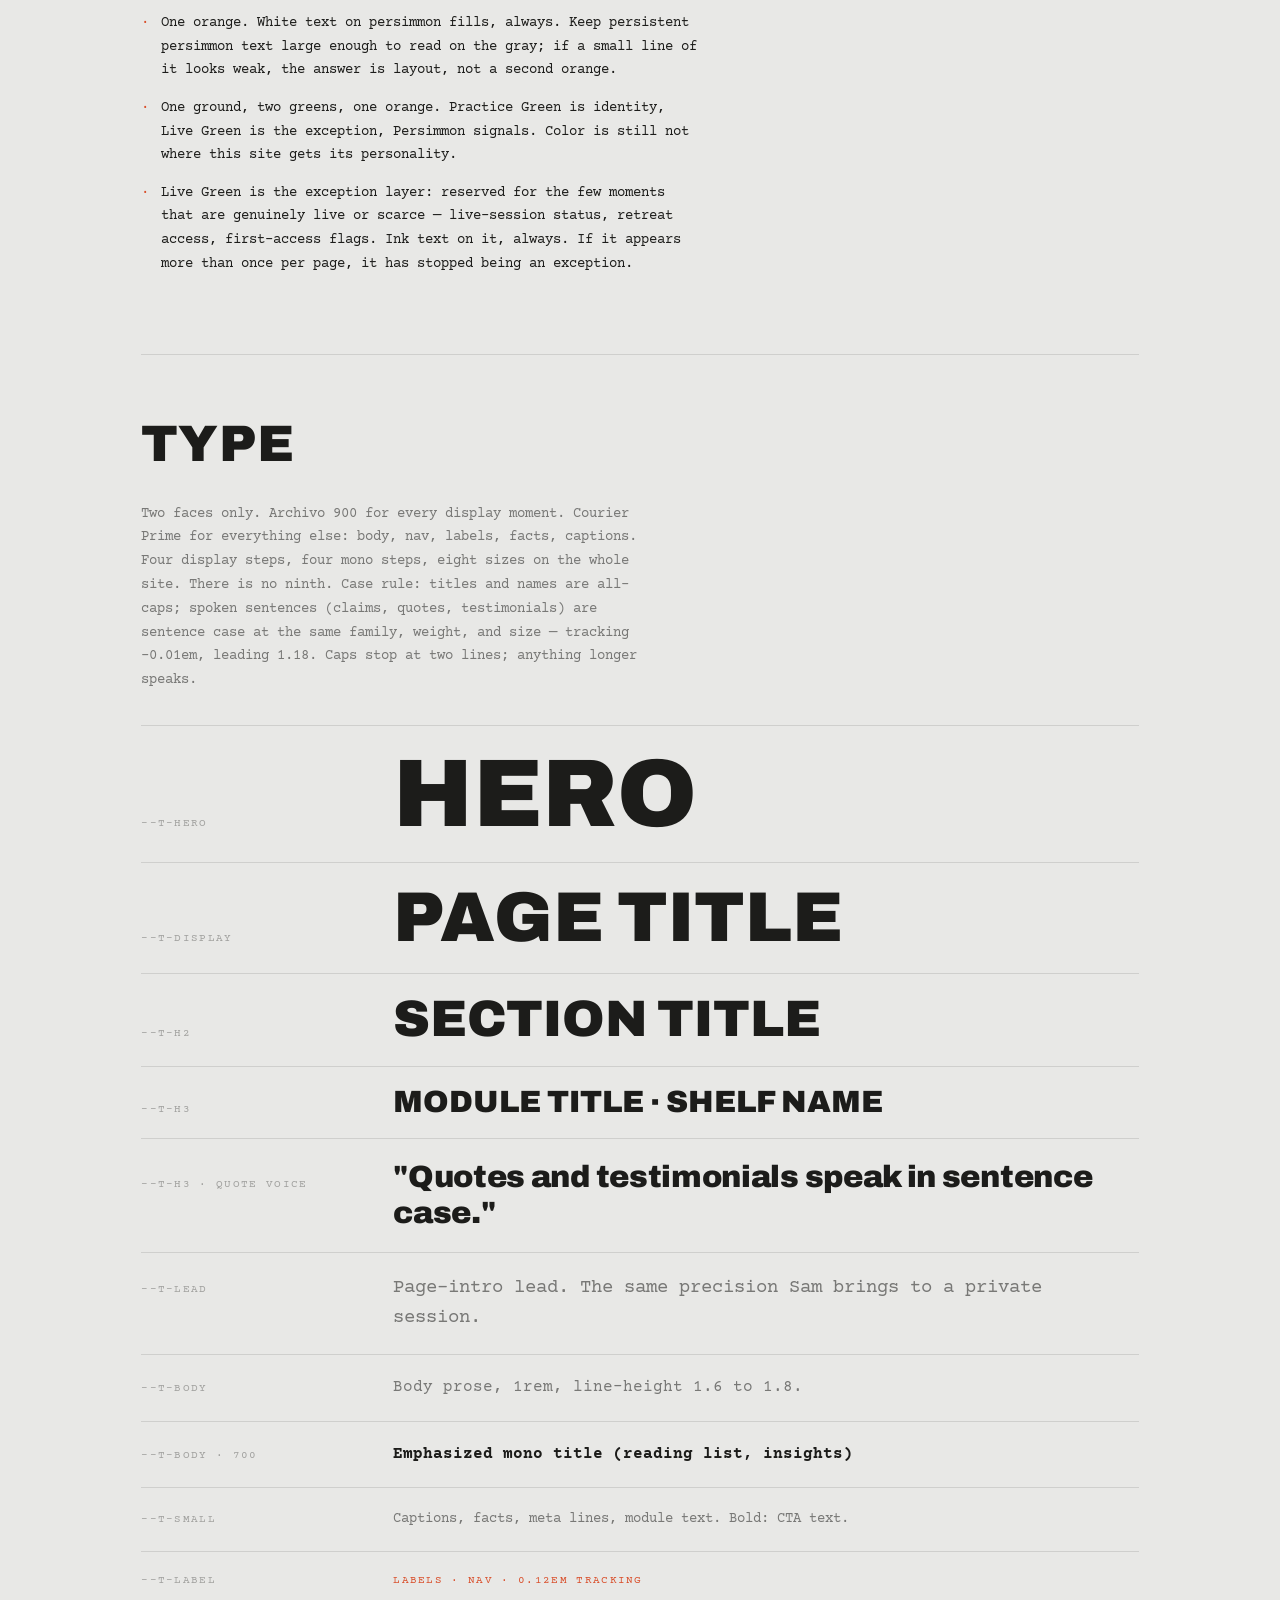
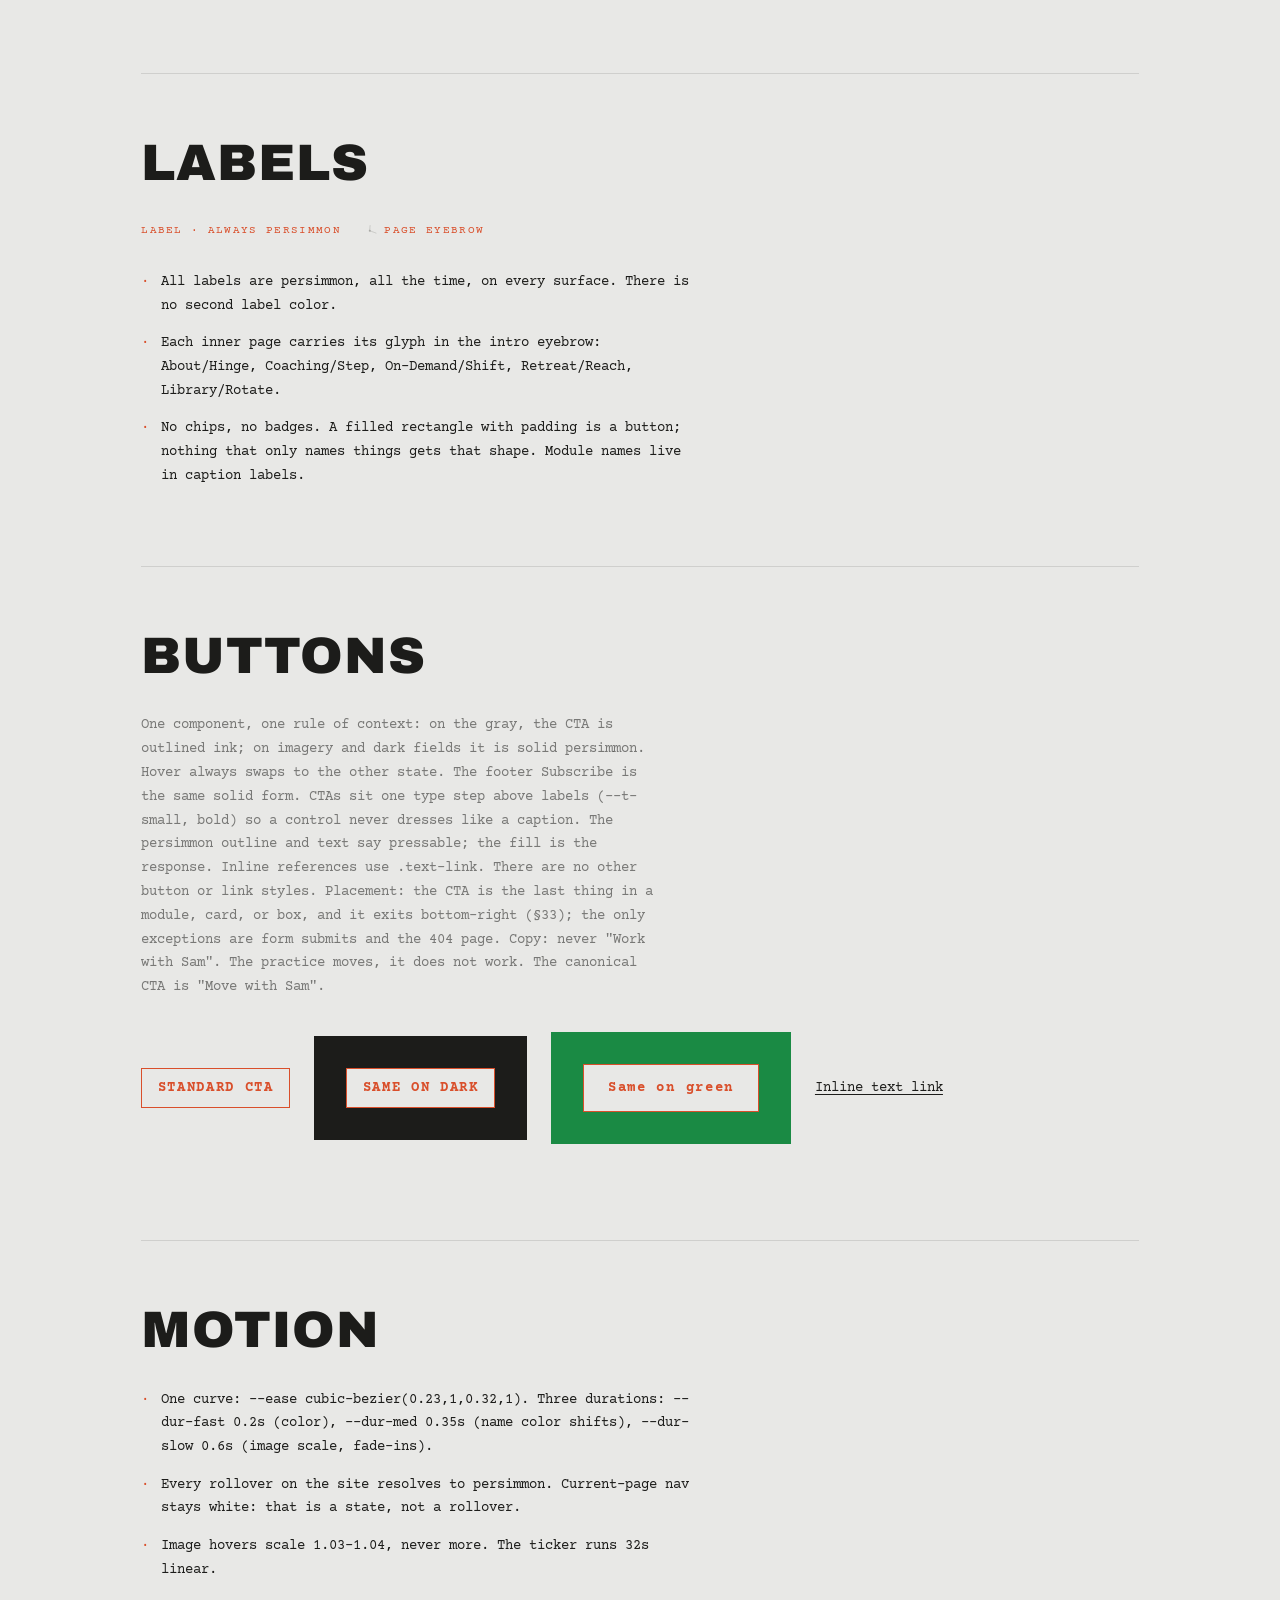
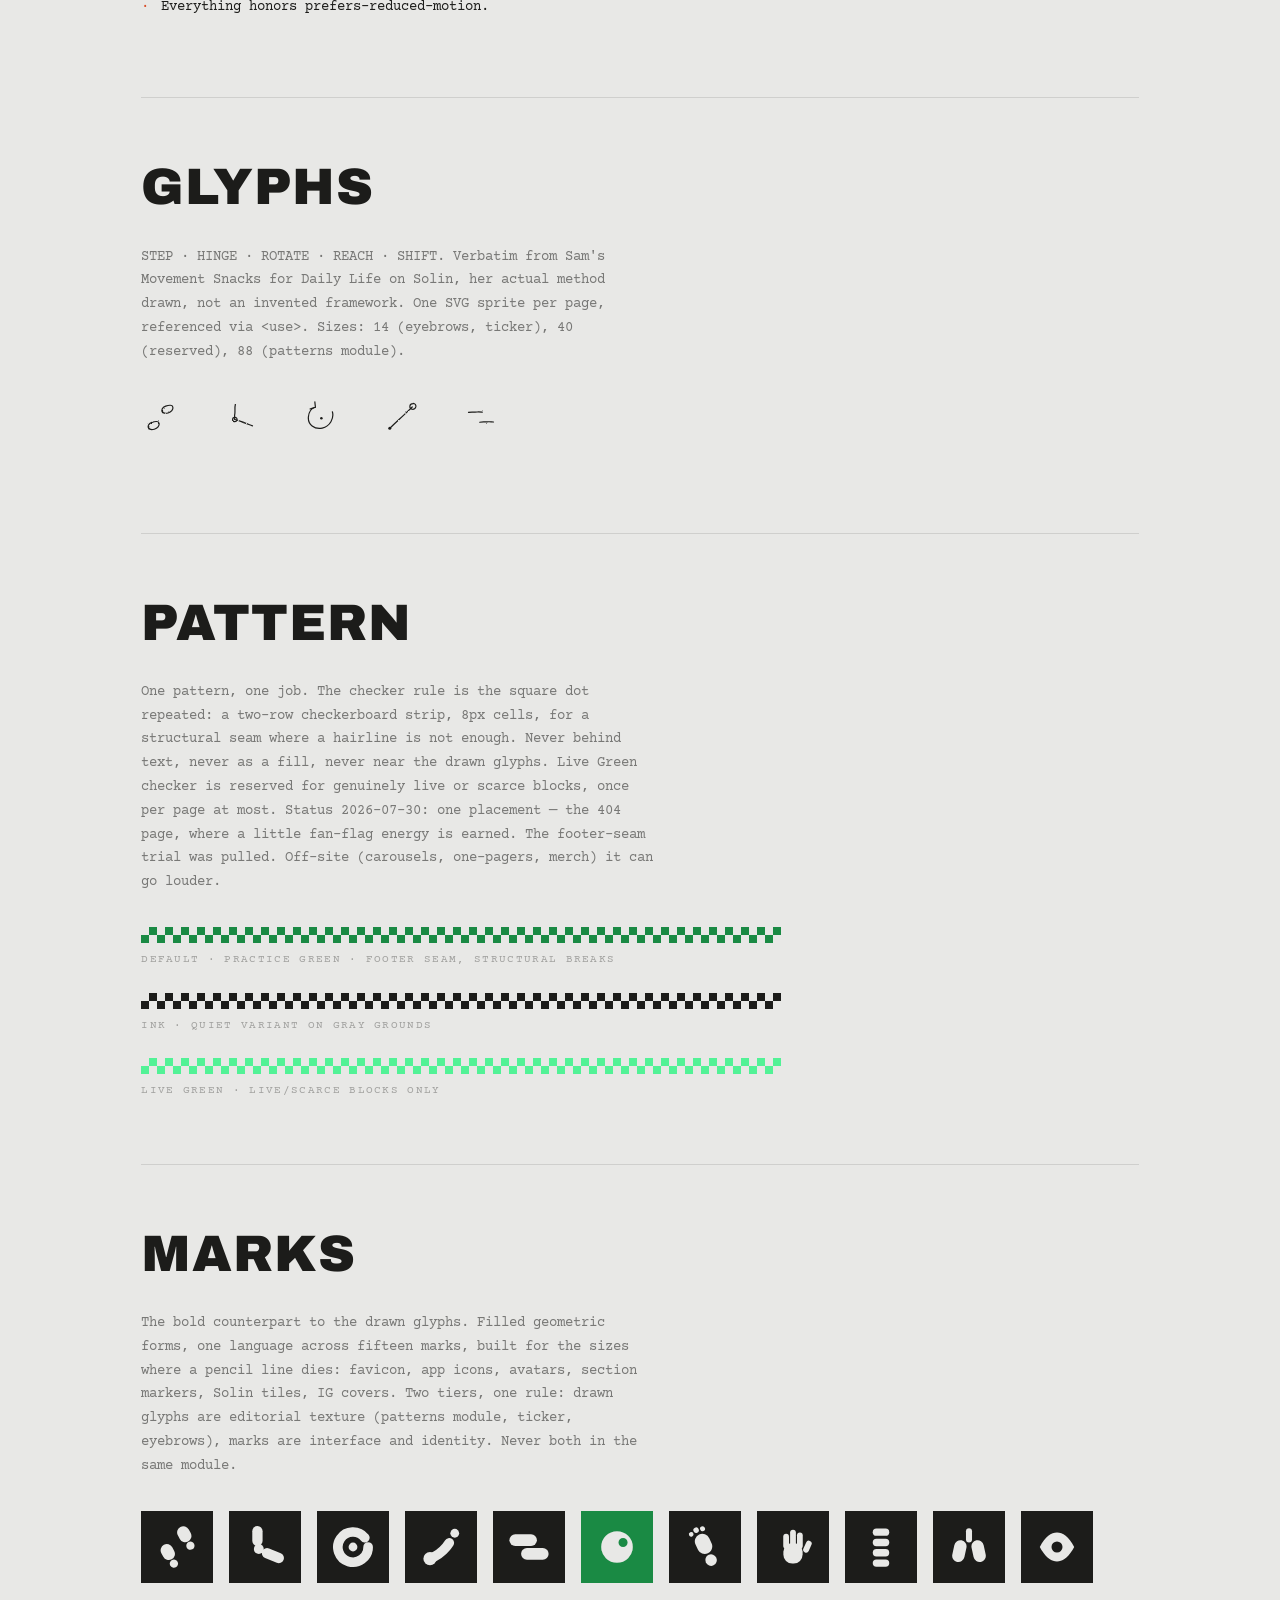
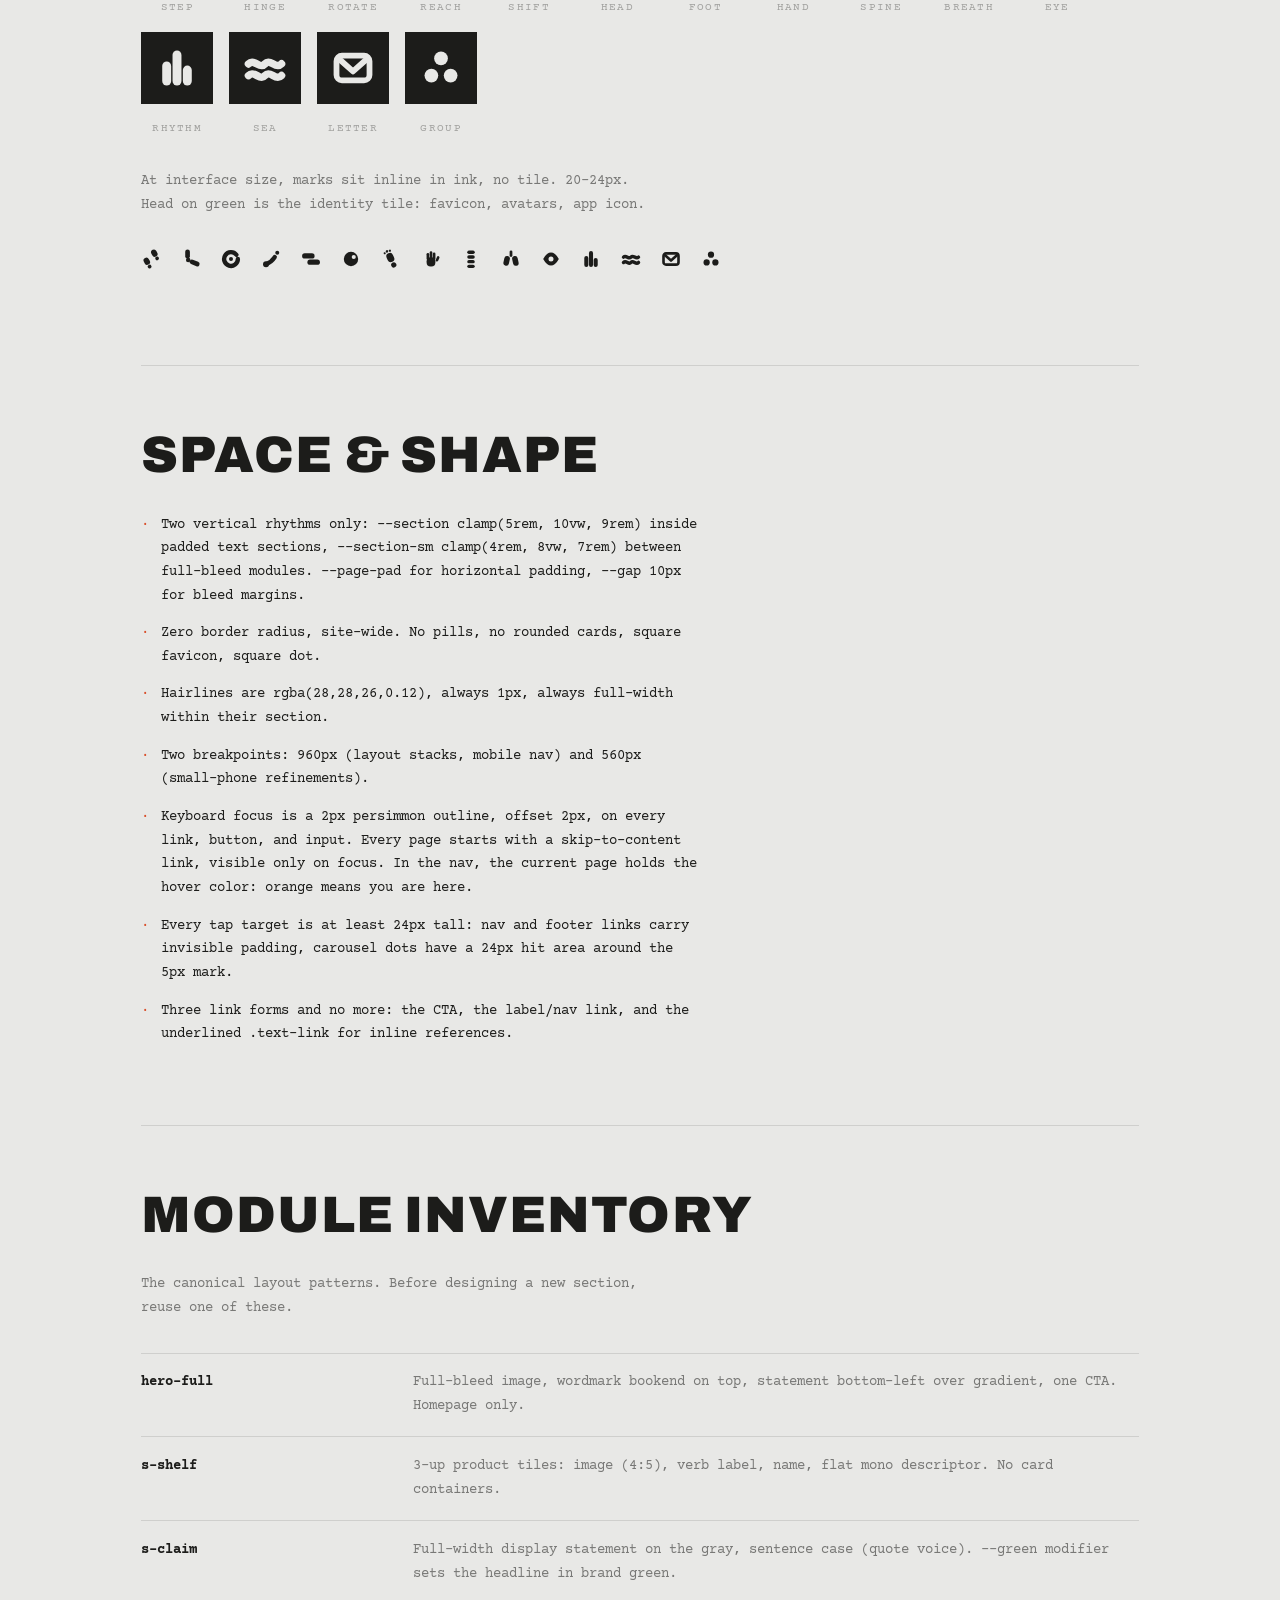
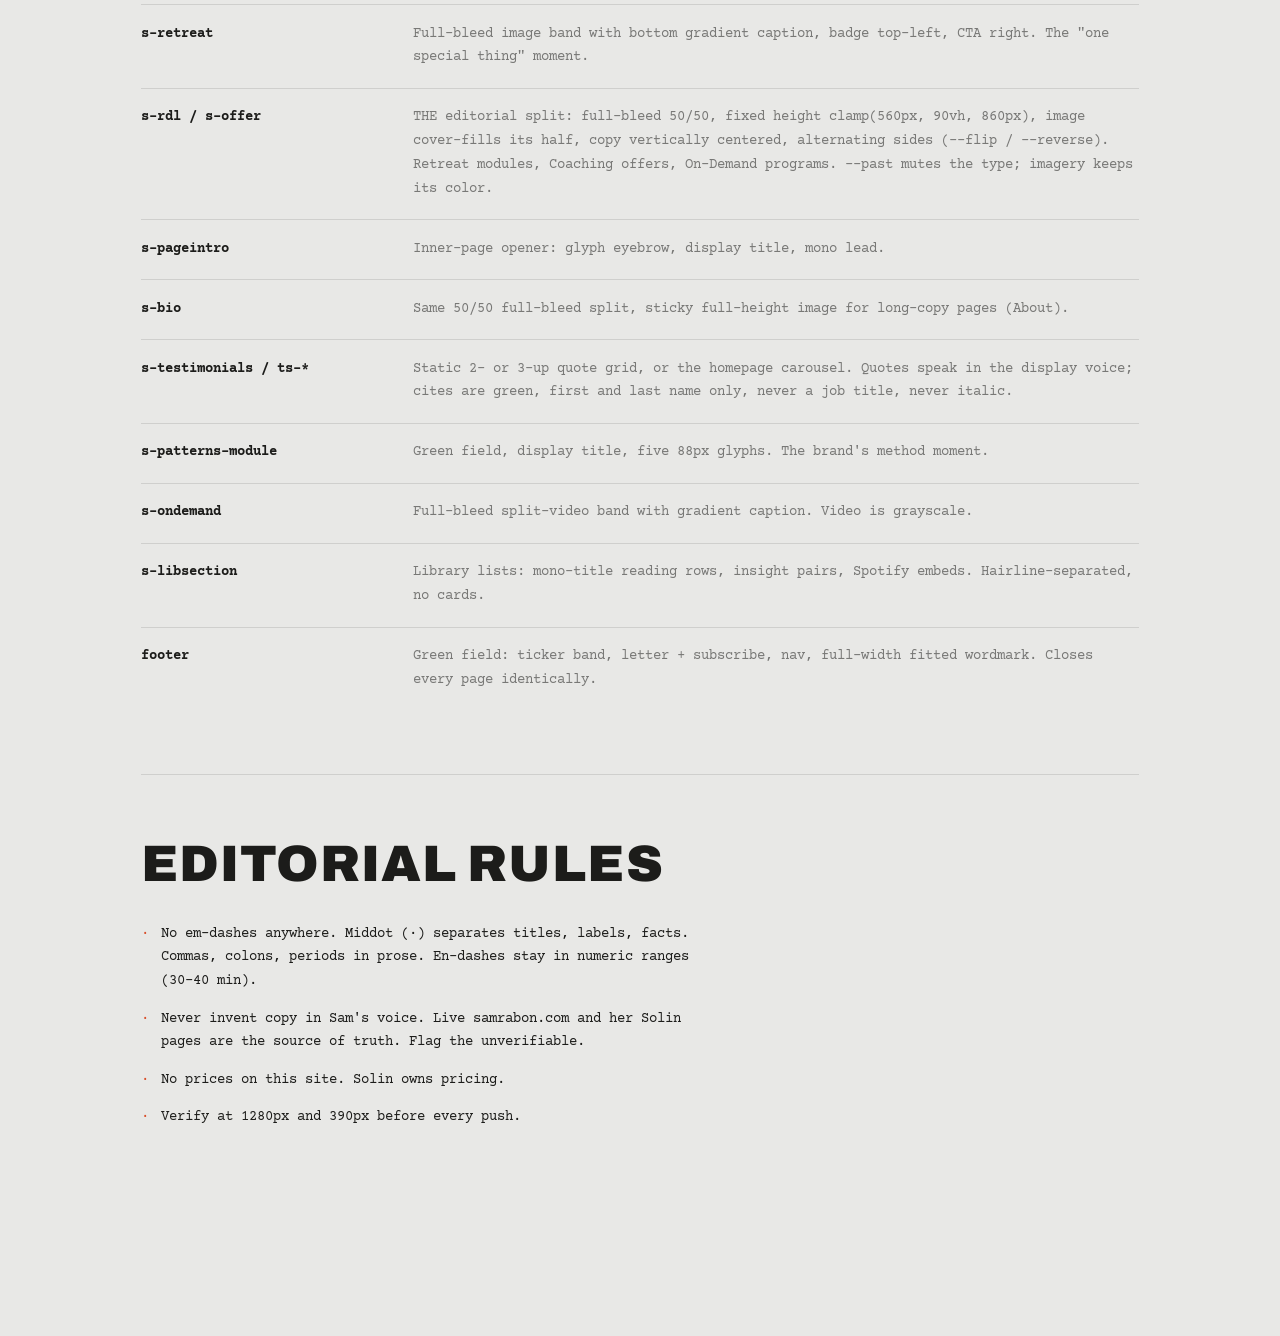
<file: styleguide.html>
<!DOCTYPE html>
<html lang="en">
<head>
  <meta charset="UTF-8">
  <meta name="viewport" content="width=device-width, initial-scale=1.0">
  <title>SamSation · Design System</title>
  <meta name="robots" content="noindex, nofollow">
  <link rel="icon" type="image/svg+xml" href="img/favicon.svg">
  <link rel="stylesheet" href="style.css?v=20260805-3">
  <style>
    /* Guide chrome only — not part of the site system */
    .sg { max-width: 1100px; margin: 0 auto; padding: clamp(3rem, 6vw, 5rem) var(--page-pad) var(--section); }
    .sg-section { border-top: 1px solid var(--hairline); padding: clamp(2.5rem, 5vw, 4rem) 0; }
    .sg-h { font-family: var(--f-display); font-weight: 900; text-transform: uppercase; font-size: var(--t-h2); margin-bottom: 2rem; }
    .sg-note { font-family: var(--f-mono); font-size: var(--t-small); color: var(--ink-mid); line-height: var(--lh-mono); max-width: 64ch; margin-bottom: 2rem; }
    .sg-row { display: flex; flex-wrap: wrap; gap: 1.5rem; align-items: flex-end; margin-bottom: 2rem; }
    .sg-token { font-family: var(--f-mono); font-size: var(--t-label); letter-spacing: var(--ls-label); text-transform: uppercase; color: var(--ink-dim); display: block; margin-top: 0.5rem; }
    .sg-swatch { width: 140px; }
    .sg-swatch__chip { height: 90px; border: 1px solid var(--hairline); }
    .sg-type-row { border-top: 1px solid var(--hairline); padding: 1.25rem 0; display: grid; grid-template-columns: 220px 1fr; gap: 2rem; align-items: baseline; }
    .sg-type-row .sg-token { margin: 0; }
    .sg-dark { background: var(--ink); padding: 2rem; display: inline-flex; gap: 1.5rem; align-items: center; }
    .sg-green { background: var(--accent); padding: 2rem; display: inline-flex; gap: 1.5rem; align-items: center; }
    .sg-rules li { font-family: var(--f-mono); font-size: var(--t-small); line-height: var(--lh-mono); color: var(--ink); margin-bottom: 0.85rem; max-width: 70ch; list-style: none; padding-left: 1.25rem; position: relative; }
    .sg-rules li::before { content: "·"; position: absolute; left: 0; color: var(--accent2); }
    .sg-mod { border-top: 1px solid var(--hairline); padding: 1.1rem 0; display: grid; grid-template-columns: 240px 1fr; gap: 2rem; }
    .sg-mod strong { font-family: var(--f-mono); font-size: var(--t-small); font-weight: 700; }
    .sg-mod span { font-family: var(--f-mono); font-size: var(--t-small); color: var(--ink-mid); line-height: var(--lh-mono); }
    @media (max-width: 700px) { .sg-type-row, .sg-mod { grid-template-columns: 1fr; gap: 0.5rem; } }
    /* Marks — bold identity set (appended 2026-07-30) */
    .sg-marks { display: flex; flex-wrap: wrap; gap: 1rem; margin-bottom: 2rem; }
    .sg-mark { display: flex; flex-direction: column; align-items: center; gap: 0.5rem; }
    .sg-mark__tile { width: 72px; height: 72px; background: var(--ink); color: var(--bg); display: flex; align-items: center; justify-content: center; }
    .sg-mark__tile--green { background: var(--accent); }
    .sg-mark__tile svg { width: 44px; height: 44px; }
    .sg-marks--small svg { width: 20px; height: 20px; color: var(--ink); }
    .sg-marks--small { gap: 1.25rem; align-items: center; }
    /* Color chart (appended 2026-07-30) */
    .sg-chart { display: flex; flex-wrap: wrap; margin-bottom: 2rem; border: 1px solid var(--hairline); }
    .sg-chart__col { flex: 1 1 180px; min-height: 440px; padding: 1.5rem; display: flex; flex-direction: column; }
    .sg-chart__name { font-family: var(--f-display); font-weight: 900; text-transform: uppercase; font-size: 1.1rem; letter-spacing: var(--ls-caps); line-height: 1.15; }
    .sg-chart__vals { margin-top: auto; font-family: var(--f-mono); font-size: var(--t-label); letter-spacing: var(--ls-label); text-transform: uppercase; line-height: 1.9; }
    .sg-chart__use { font-family: var(--f-mono); font-size: var(--t-label); letter-spacing: var(--ls-label); text-transform: uppercase; margin-top: 1rem; opacity: .75; }
    @media (max-width: 700px) { .sg-chart__col { flex-basis: 100%; min-height: 220px; } }
  </style>

<script>(function(){var t="light";try{t=localStorage.getItem("samsation-theme")||"light"}catch(e){}document.documentElement.setAttribute("data-theme",t);})();</script>
</head>
<body>

  <svg style="display:none" aria-hidden="true">
    <filter id="pencil" x="-30%" y="-30%" width="160%" height="160%">
      <feTurbulence type="fractalNoise" baseFrequency="0.9" numOctaves="2" seed="7" result="n"/>
      <feDisplacementMap in="SourceGraphic" in2="n" scale="1.8" xChannelSelector="R" yChannelSelector="G"/>
    </filter>
    <symbol id="glyph-step" viewBox="0 0 32 32" fill="none">
      <path d="M5.6 23.7 C5 21.4 7.1 19.7 10 20 C12.7 20.3 15.3 21.2 14.9 23.1 C14.5 25 12 26.2 9.4 25.8 C7.1 25.5 5.8 24.5 5.7 22.9 C5.7 22.5 6 22.2 6.3 22.1" transform="rotate(-25 10 23)"/>
      <path d="M16.6 10.7 C16 8.4 18.1 6.7 21 7 C23.7 7.3 26.3 8.2 25.9 10.1 C25.5 12 23 13.2 20.4 12.8 C18.1 12.5 16.8 11.5 16.7 9.9 C16.7 9.5 17 9.2 17.3 9.1" transform="rotate(-25 21 10)"/>
    </symbol>
    <symbol id="glyph-hinge" viewBox="0 0 32 32" fill="none">
      <path d="M11.5 5.8 C10.7 9 11.6 11.9 10.9 14.6 C10.7 15.7 11 16.9 11 18" stroke-linecap="round"/>
      <path d="M11 18 C14 18.5 16.6 20 19.4 20.9 C21.3 21.6 23.3 22.4 25.2 23.1" stroke-linecap="round"/>
      <path d="M11.1 16.2 C12.1 16.2 12.9 17 12.8 18 C12.7 19 11.7 19.8 10.7 19.7 C9.8 19.6 9.2 18.7 9.3 17.8 C9.4 16.9 10.1 16.3 11.3 16.3"/>
    </symbol>
    <symbol id="glyph-rotate" viewBox="0 0 32 32" fill="none">
      <path d="M25.1 11.8 C26.6 17 23.2 23.6 17 24.9 C10.7 26.2 5.4 21.9 5.9 16.1 C6.3 11.4 8.6 8.9 11.5 8.2" stroke-linecap="round" stroke-linejoin="round"/>
      <path d="M11.5 8.2 C10.1 8.5 8.7 9.3 7.2 9.6 M11.5 8.2 C11.5 6.8 11.1 5.3 11.1 3.8" stroke-linecap="round" stroke-linejoin="round"/>
      <circle cx="16.3" cy="17" r="1"  fill="currentColor" stroke="none"/>
    </symbol>
    <symbol id="glyph-reach" viewBox="0 0 32 32" fill="none">
      <path d="M7.5 24.6 C11.4 20.8 14.6 17.9 18.2 14.5 C20.5 12.3 22.8 10.1 25 8" stroke-linecap="round"/>
      <circle cx="7" cy="25" r="1.2" fill="currentColor" stroke="none"/>
      <path d="M25.7 5 C27.1 5.2 28.1 6.4 27.9 7.7 C27.6 9.1 26.3 10.1 25 9.8 C23.7 9.6 22.9 8.5 23.1 7.2 C23.3 6.1 24.3 5.2 25.9 5.3"/>
    </symbol>
    <symbol id="glyph-shift" viewBox="0 0 32 32" fill="none">
      <path d="M6 12.3 C8.4 11.7 10.6 12.3 12.9 12 C14.3 11.9 15.6 12 17 12.1" stroke-linecap="round"/>
      <path d="M15 20.2 C17.4 19.6 19.6 20.2 21.9 19.8 C23.3 19.7 24.6 20 26 20" stroke-linecap="round"/>
    </symbol>
  </svg>

  <main class="sg">

    <span class="label">SamSation · Design System · v3 · 2026-07-30</span>
    <h1 class="s-pageintro__title">One system, six pages.</h1>
    <p class="sg-note">The living reference for samrabon.com. Everything on this page is rendered by the production style.css, so if it looks right here, it is right on the site. New work uses these tokens and components only. No raw hex values, no new font sizes, no new button styles.</p>

    <!-- ── COLOR ── -->
    <section class="sg-section">
      <h2 class="sg-h">Color</h2>
      <div class="sg-chart">
        <div class="sg-chart__col" style="background:var(--bg);color:var(--ink)">
          <span class="sg-chart__name">Ground<br>Kasumi</span>
          <div class="sg-chart__vals">LIGHT HEX E8E8E6<br>flat, no gradient<br>DARK HEX 15201A<br>flat, no gradient<br>--bg</div>
          <div class="sg-chart__use">Every page &middot; this column shows the active mode</div>
        </div>
        <div class="sg-chart__col" style="background:var(--ink);color:var(--bg)">
          <span class="sg-chart__name">Ink /<br>Chalk</span>
          <div class="sg-chart__vals">LIGHT HEX 1C1C1A<br>DARK HEX ECE9E0<br>--ink</div>
          <div class="sg-chart__use">Type &middot; marks &middot; hairlines</div>
        </div>
        <div class="sg-chart__col" style="background:var(--accent);color:#ece9e0">
          <span class="sg-chart__name">Practice<br>Green</span>
          <div class="sg-chart__vals">LIGHT HEX 1A8A44<br>DARK HEX 1F9A4E<br>--accent</div>
          <div class="sg-chart__use">Identity &middot; footer &middot; cites &middot; checker</div>
        </div>
        <div class="sg-chart__col" style="background:var(--accent2);color:#fff">
          <span class="sg-chart__name">Persimmon</span>
          <div class="sg-chart__vals">LIGHT HEX D94F2B<br>DARK HEX E05A32<br>--accent2</div>
          <div class="sg-chart__use">Signal &middot; labels &middot; hovers</div>
        </div>
        <div class="sg-chart__col" style="background:var(--accent3);color:#15201a">
          <span class="sg-chart__name">Live<br>Green</span>
          <div class="sg-chart__vals">R82 G242 B150<br>HEX 52F296<br>both modes<br>--accent3</div>
          <div class="sg-chart__use">Rare &middot; live &middot; access</div>
        </div>
      </div>
      <p class="sg-note">Two modes, one system (2026-07-30 pt 3): Kasumi light is the default for every visitor; Kasumi Ink is one square away &mdash; the toggle at the right end of the booking band, remembered per visitor. Both grounds are flat (§34, F 2026-08-04): the haze→moss and ink→forest gradients are retired, and the footer is solid identity green. Image scrims on photography stay — they are legibility, not decoration. The header bar is identity green (F kept it, 2026-08-04); the retired bright green was the gradient grounds, not the nav. Every component styles itself with tokens, so nothing on this page (or the site) knows which mode it is in. Flip the square above to proof this page in both. Open item: Live Green sits on the dark ground by design &mdash; its behavior on the light ground is unreviewed; keep it inside dark surfaces (footer, dark modules) until it is.</p>
      <ul class="sg-rules">
        <li>Green is identity: footer, the patterns module, and testimonial names. It does not do hovers.</li>
        <li>Persimmon is the signal layer: every label, every button outline, every hover fill, the current page in the nav. If it is orange, it orients or responds. Never body copy, never headlines.</li>
        <li>One orange. White text on persimmon fills, always. Keep persistent persimmon text large enough to read on the gray; if a small line of it looks weak, the answer is layout, not a second orange.</li>
        <li>One ground, two greens, one orange. Practice Green is identity, Live Green is the exception, Persimmon signals. Color is still not where this site gets its personality.</li>
        <li>Live Green is the exception layer: reserved for the few moments that are genuinely live or scarce — live-session status, retreat access, first-access flags. Ink text on it, always. If it appears more than once per page, it has stopped being an exception.</li>
      </ul>
    </section>

    <!-- ── TYPE ── -->
    <section class="sg-section">
      <h2 class="sg-h">Type</h2>
      <p class="sg-note">Two faces only. Archivo 900 for every display moment. Courier Prime for everything else: body, nav, labels, facts, captions. Four display steps, four mono steps, eight sizes on the whole site. There is no ninth. Case rule: titles and names are all-caps; spoken sentences (claims, quotes, testimonials) are sentence case at the same family, weight, and size — tracking -0.01em, leading 1.18. Caps stop at two lines; anything longer speaks.</p>

      <div class="sg-type-row"><span class="sg-token">--t-hero</span><span style="font-family:var(--f-display);font-weight:900;text-transform:uppercase;font-size:var(--t-hero);line-height:1">Hero</span></div>
      <div class="sg-type-row"><span class="sg-token">--t-display</span><span style="font-family:var(--f-display);font-weight:900;text-transform:uppercase;font-size:var(--t-display);line-height:1">Page title</span></div>
      <div class="sg-type-row"><span class="sg-token">--t-h2</span><span style="font-family:var(--f-display);font-weight:900;text-transform:uppercase;font-size:var(--t-h2);line-height:1">Section title</span></div>
      <div class="sg-type-row"><span class="sg-token">--t-h3</span><span style="font-family:var(--f-display);font-weight:900;text-transform:uppercase;font-size:var(--t-h3);line-height:1">Module title · shelf name</span></div>
      <div class="sg-type-row"><span class="sg-token">--t-h3 · quote voice</span><span style="font-family:var(--f-display);font-weight:900;font-size:var(--t-h3);letter-spacing:-0.01em;line-height:1.18">"Quotes and testimonials speak in sentence case."</span></div>
      <div class="sg-type-row"><span class="sg-token">--t-lead</span><span style="font-size:var(--t-lead);color:var(--ink-mid)">Page-intro lead. The same precision Sam brings to a private session.</span></div>
      <div class="sg-type-row"><span class="sg-token">--t-body</span><span style="font-size:var(--t-body);color:var(--ink-mid)">Body prose, 1rem, line-height 1.6 to 1.8.</span></div>
      <div class="sg-type-row"><span class="sg-token">--t-body · 700</span><span style="font-size:var(--t-body);font-weight:700">Emphasized mono title (reading list, insights)</span></div>
      <div class="sg-type-row"><span class="sg-token">--t-small</span><span style="font-size:var(--t-small);color:var(--ink-mid)">Captions, facts, meta lines, module text. Bold: CTA text.</span></div>
      <div class="sg-type-row"><span class="sg-token">--t-label</span><span class="label" style="margin:0">Labels · Nav · 0.12em tracking</span></div>
    </section>

    <!-- ── LABELS ── -->
    <section class="sg-section">
      <h2 class="sg-h">Labels</h2>
      <div class="sg-row" style="align-items:center">
        <span class="label" style="margin:0">Label · always persimmon</span>
        <span class="label" style="margin:0;display:inline-flex;align-items:center;gap:0.5em"><svg class="glyph glyph--14" style="color:var(--ink-dim)"><use href="#glyph-hinge"></use></svg>Page eyebrow</span>
      </div>
      <ul class="sg-rules">
        <li>All labels are persimmon, all the time, on every surface. There is no second label color.</li>
        <li>Each inner page carries its glyph in the intro eyebrow: About/Hinge, Coaching/Step, On-Demand/Shift, Retreat/Reach, Library/Rotate.</li>
        <li>No chips, no badges. A filled rectangle with padding is a button; nothing that only names things gets that shape. Module names live in caption labels.</li>
      </ul>
    </section>

    <!-- ── BUTTONS ── -->
    <section class="sg-section">
      <h2 class="sg-h">Buttons</h2>
      <p class="sg-note">One component, one rule of context: on the gray, the CTA is outlined ink; on imagery and dark fields it is solid persimmon. Hover always swaps to the other state. The footer Subscribe is the same solid form. CTAs sit one type step above labels (--t-small, bold) so a control never dresses like a caption. The persimmon outline and text say pressable; the fill is the response. Inline references use .text-link. There are no other button or link styles. Placement: the CTA is the last thing in a module, card, or box, and it exits bottom-right (§33); the only exceptions are form submits and the 404 page. Copy: never "Work with Sam". The practice moves, it does not work. The canonical CTA is "Move with Sam".</p>
      <div class="sg-row" style="align-items:center">
        <a href="#" class="pill-cta" onclick="return false">Standard CTA</a>
        <span class="sg-dark"><a href="#" class="pill-cta" onclick="return false">Same on dark</a></span>
        <span class="sg-green"><button class="footer__submit" type="button">Same on green</button></span>
        <a href="#" class="text-link" onclick="return false" style="font-family:var(--f-mono);font-size:var(--t-small)">Inline text link</a>
      </div>
    </section>

    <!-- ── MOTION ── -->
    <section class="sg-section">
      <h2 class="sg-h">Motion</h2>
      <ul class="sg-rules">
        <li>One curve: --ease cubic-bezier(0.23,1,0.32,1). Three durations: --dur-fast 0.2s (color), --dur-med 0.35s (name color shifts), --dur-slow 0.6s (image scale, fade-ins).</li>
        <li>Every rollover on the site resolves to persimmon. Current-page nav stays white: that is a state, not a rollover.</li>
        <li>Image hovers scale 1.03–1.04, never more. The ticker runs 32s linear.</li>
        <li>Everything honors prefers-reduced-motion.</li>
      </ul>
    </section>

    <!-- ── GLYPHS ── -->
    <section class="sg-section">
      <h2 class="sg-h">Glyphs</h2>
      <p class="sg-note">STEP · HINGE · ROTATE · REACH · SHIFT. Verbatim from Sam's Movement Snacks for Daily Life on Solin, her actual method drawn, not an invented framework. One SVG sprite per page, referenced via &lt;use&gt;. Sizes: 14 (eyebrows, ticker), 40 (reserved), 88 (patterns module).</p>
      <div class="sg-row" style="align-items:center;gap:2.5rem">
        <svg class="glyph glyph--40"><use href="#glyph-step"></use></svg>
        <svg class="glyph glyph--40"><use href="#glyph-hinge"></use></svg>
        <svg class="glyph glyph--40"><use href="#glyph-rotate"></use></svg>
        <svg class="glyph glyph--40"><use href="#glyph-reach"></use></svg>
        <svg class="glyph glyph--40"><use href="#glyph-shift"></use></svg>
      </div>
    </section>

    <!-- ── Pattern · checker rule (appended 2026-07-30) ── -->
    <section class="sg-section">
      <h2 class="sg-h">Pattern</h2>
      <p class="sg-note">One pattern, one job. The checker rule is the square dot repeated: a two-row checkerboard strip, 8px cells, for a structural seam where a hairline is not enough. Never behind text, never as a fill, never near the drawn glyphs. Live Green checker is reserved for genuinely live or scarce blocks, once per page at most. Status 2026-07-30: one placement — the 404 page, where a little fan-flag energy is earned. The footer-seam trial was pulled. Off-site (carousels, one-pagers, merch) it can go louder.</p>
      <div style="display:flex;flex-direction:column;gap:1.5rem;max-width:640px">
        <div><div class="checker-rule"></div><span class="sg-token">default · practice green · footer seam, structural breaks</span></div>
        <div><div class="checker-rule checker-rule--ink"></div><span class="sg-token">ink · quiet variant on gray grounds</span></div>
        <div><div class="checker-rule checker-rule--live"></div><span class="sg-token">live green · live/scarce blocks only</span></div>
      </div>
    </section>

    <!-- ── Marks · bold identity set (appended 2026-07-30) ── -->
    <section class="sg-section">
      <h2 class="sg-h">Marks</h2>
      <p class="sg-note">The bold counterpart to the drawn glyphs. Filled geometric forms, one language across fifteen marks, built for the sizes where a pencil line dies: favicon, app icons, avatars, section markers, Solin tiles, IG covers. Two tiers, one rule: drawn glyphs are editorial texture (patterns module, ticker, eyebrows), marks are interface and identity. Never both in the same module.</p>
      <svg style="display:none" aria-hidden="true">
        <symbol id="mark-step" viewBox="0 0 32 32" fill="currentColor"><g transform="rotate(-28 10 21)"><rect x="5.5" y="13.5" width="9" height="12" rx="4.5"/><circle cx="10" cy="29" r="3"/></g><g transform="rotate(-28 22 8)"><rect x="17.5" y="0.5" width="9" height="12" rx="4.5"/><circle cx="22" cy="16" r="3"/></g></symbol>
        <symbol id="mark-hinge" viewBox="0 0 32 32"><g fill="none" stroke="currentColor" stroke-linecap="round" stroke-width="7.5"><path d="M10.5 4.5 L10.5 11.5"/><path d="M17.5 20.5 L26 24"/></g><circle cx="11.5" cy="17.5" r="3.6" fill="currentColor"/></symbol>
        <symbol id="mark-rotate" viewBox="0 0 32 32"><path d="M24.6 9.2 A11 11 0 1 0 27 16" fill="none" stroke="currentColor" stroke-width="7" stroke-linecap="round"/><circle cx="16" cy="16" r="3.2" fill="currentColor"/></symbol>
        <symbol id="mark-reach" viewBox="0 0 32 32"><circle cx="8" cy="24.5" r="4.8" fill="currentColor"/><path d="M8 24.5 C13 22.5 18.5 18.5 22 13" fill="none" stroke="currentColor" stroke-width="7" stroke-linecap="round"/><circle cx="26" cy="6" r="3.2" fill="currentColor"/></symbol>
        <symbol id="mark-shift" viewBox="0 0 32 32"><g fill="none" stroke="currentColor" stroke-width="8.5" stroke-linecap="round"><path d="M6 11 L17.5 11"/><path d="M14.5 21 L26 21"/></g></symbol>
        <symbol id="mark-head" viewBox="0 0 32 32"><path fill-rule="evenodd" fill="currentColor" d="M16 4.5 A11.5 11.5 0 1 1 16 27.5 A11.5 11.5 0 1 1 16 4.5 Z M20.4 9.4 A3.3 3.3 0 1 0 20.4 16 A3.3 3.3 0 1 0 20.4 9.4 Z"/></symbol>
        <symbol id="mark-foot" viewBox="0 0 32 32" fill="currentColor"><g transform="rotate(-25 16 16)"><rect x="10.5" y="6" width="11" height="15" rx="5.5"/><circle cx="16" cy="26.5" r="4.2"/><circle cx="10.8" cy="3.4" r="1.7"/><circle cx="15.3" cy="2.2" r="2"/><circle cx="20" cy="3.2" r="1.8"/></g></symbol>
        <symbol id="mark-hand" viewBox="0 0 32 32"><rect x="9" y="13" width="14" height="15" rx="6.5" fill="currentColor"/><g fill="none" stroke="currentColor" stroke-width="4.2" stroke-linecap="round"><path d="M11 15 V8.5"/><path d="M16 14 V5.5"/><path d="M21 15 V7.5"/><path d="M25.5 18 L27.5 13.5"/></g></symbol>
        <symbol id="mark-spine" viewBox="0 0 32 32" fill="currentColor"><rect x="10" y="2.5" width="12" height="5.4" rx="2.7"/><rect x="10" y="10" width="12" height="5.4" rx="2.7"/><rect x="10" y="17.5" width="12" height="5.4" rx="2.7"/><rect x="10" y="25" width="12" height="5.4" rx="2.7"/></symbol>
        <symbol id="mark-breath" viewBox="0 0 32 32"><path d="M16 4.5 V10.5" fill="none" stroke="currentColor" stroke-width="4.4" stroke-linecap="round"/><g fill="currentColor"><rect x="4.5" y="11" width="9" height="16" rx="4.5" transform="rotate(12 9 19)"/><rect x="18.5" y="11" width="9" height="16" rx="4.5" transform="rotate(-12 23 19)"/></g></symbol>
        <symbol id="mark-eye" viewBox="0 0 32 32"><path fill-rule="evenodd" fill="currentColor" d="M3.5 16 C7.5 8.5 11.8 5.5 16 5.5 C20.2 5.5 24.5 8.5 28.5 16 C24.5 23.5 20.2 26.5 16 26.5 C11.8 26.5 7.5 23.5 3.5 16 Z M16 12 A4 4 0 1 0 16 20 A4 4 0 1 0 16 12 Z"/></symbol>
        <symbol id="mark-rhythm" viewBox="0 0 32 32"><g fill="none" stroke="currentColor" stroke-width="6.5" stroke-linecap="round"><path d="M8.5 14.5 V25.5"/><path d="M16 6.5 V25.5"/><path d="M23.5 17.5 V25.5"/></g></symbol>
        <symbol id="mark-sea" viewBox="0 0 32 32"><g fill="none" stroke="currentColor" stroke-width="5.5" stroke-linecap="round"><path d="M4 13 C8.5 8.5 12 17.5 16 13 C20 8.5 23.5 17.5 28 13"/><path d="M4 21.5 C8.5 17 12 26 16 21.5 C20 17 23.5 26 28 21.5"/></g></symbol>
        <symbol id="mark-letter" viewBox="0 0 32 32"><rect x="4" y="7" width="24" height="18" rx="4" fill="none" stroke="currentColor" stroke-width="4.2"/><path d="M6.5 10 L16 18.5 L25.5 10" fill="none" stroke="currentColor" stroke-width="4.2" stroke-linecap="round" stroke-linejoin="round"/></symbol>
        <symbol id="mark-group" viewBox="0 0 32 32" fill="currentColor"><circle cx="16" cy="9" r="5"/><circle cx="9" cy="21.5" r="5"/><circle cx="23" cy="21.5" r="5"/></symbol>
      </svg>
      <div class="sg-marks">
        <div class="sg-mark"><div class="sg-mark__tile"><svg><use href="#mark-step"></use></svg></div><span class="sg-token">step</span></div>
        <div class="sg-mark"><div class="sg-mark__tile"><svg><use href="#mark-hinge"></use></svg></div><span class="sg-token">hinge</span></div>
        <div class="sg-mark"><div class="sg-mark__tile"><svg><use href="#mark-rotate"></use></svg></div><span class="sg-token">rotate</span></div>
        <div class="sg-mark"><div class="sg-mark__tile"><svg><use href="#mark-reach"></use></svg></div><span class="sg-token">reach</span></div>
        <div class="sg-mark"><div class="sg-mark__tile"><svg><use href="#mark-shift"></use></svg></div><span class="sg-token">shift</span></div>
        <div class="sg-mark"><div class="sg-mark__tile sg-mark__tile--green"><svg><use href="#mark-head"></use></svg></div><span class="sg-token">head</span></div>
        <div class="sg-mark"><div class="sg-mark__tile"><svg><use href="#mark-foot"></use></svg></div><span class="sg-token">foot</span></div>
        <div class="sg-mark"><div class="sg-mark__tile"><svg><use href="#mark-hand"></use></svg></div><span class="sg-token">hand</span></div>
        <div class="sg-mark"><div class="sg-mark__tile"><svg><use href="#mark-spine"></use></svg></div><span class="sg-token">spine</span></div>
        <div class="sg-mark"><div class="sg-mark__tile"><svg><use href="#mark-breath"></use></svg></div><span class="sg-token">breath</span></div>
        <div class="sg-mark"><div class="sg-mark__tile"><svg><use href="#mark-eye"></use></svg></div><span class="sg-token">eye</span></div>
        <div class="sg-mark"><div class="sg-mark__tile"><svg><use href="#mark-rhythm"></use></svg></div><span class="sg-token">rhythm</span></div>
        <div class="sg-mark"><div class="sg-mark__tile"><svg><use href="#mark-sea"></use></svg></div><span class="sg-token">sea</span></div>
        <div class="sg-mark"><div class="sg-mark__tile"><svg><use href="#mark-letter"></use></svg></div><span class="sg-token">letter</span></div>
        <div class="sg-mark"><div class="sg-mark__tile"><svg><use href="#mark-group"></use></svg></div><span class="sg-token">group</span></div>
      </div>
      <p class="sg-note">At interface size, marks sit inline in ink, no tile. 20–24px. Head on green is the identity tile: favicon, avatars, app icon.</p>
      <div class="sg-marks--small sg-marks">
        <svg><use href="#mark-step"></use></svg><svg><use href="#mark-hinge"></use></svg><svg><use href="#mark-rotate"></use></svg><svg><use href="#mark-reach"></use></svg><svg><use href="#mark-shift"></use></svg><svg><use href="#mark-head"></use></svg><svg><use href="#mark-foot"></use></svg><svg><use href="#mark-hand"></use></svg><svg><use href="#mark-spine"></use></svg><svg><use href="#mark-breath"></use></svg><svg><use href="#mark-eye"></use></svg><svg><use href="#mark-rhythm"></use></svg><svg><use href="#mark-sea"></use></svg><svg><use href="#mark-letter"></use></svg><svg><use href="#mark-group"></use></svg>
      </div>
    </section>

    <!-- ── SPACE ── -->
    <section class="sg-section">
      <h2 class="sg-h">Space &amp; shape</h2>
      <ul class="sg-rules">
        <li>Two vertical rhythms only: --section clamp(5rem, 10vw, 9rem) inside padded text sections, --section-sm clamp(4rem, 8vw, 7rem) between full-bleed modules. --page-pad for horizontal padding, --gap 10px for bleed margins.</li>
        <li>Zero border radius, site-wide. No pills, no rounded cards, square favicon, square dot.</li>
        <li>Hairlines are rgba(28,28,26,0.12), always 1px, always full-width within their section.</li>
        <li>Two breakpoints: 960px (layout stacks, mobile nav) and 560px (small-phone refinements).</li>
        <li>Keyboard focus is a 2px persimmon outline, offset 2px, on every link, button, and input. Every page starts with a skip-to-content link, visible only on focus. In the nav, the current page holds the hover color: orange means you are here.</li>
        <li>Every tap target is at least 24px tall: nav and footer links carry invisible padding, carousel dots have a 24px hit area around the 5px mark.</li>
        <li>Three link forms and no more: the CTA, the label/nav link, and the underlined .text-link for inline references.</li>
      </ul>
    </section>

    <!-- ── MODULES ── -->
    <section class="sg-section">
      <h2 class="sg-h">Module inventory</h2>
      <p class="sg-note">The canonical layout patterns. Before designing a new section, reuse one of these.</p>
      <div class="sg-mod"><strong>hero-full</strong><span>Full-bleed image, wordmark bookend on top, statement bottom-left over gradient, one CTA. Homepage only.</span></div>
      <div class="sg-mod"><strong>s-shelf</strong><span>3-up product tiles: image (4:5), verb label, name, flat mono descriptor. No card containers.</span></div>
      <div class="sg-mod"><strong>s-claim</strong><span>Full-width display statement on the gray, sentence case (quote voice). --green modifier sets the headline in brand green.</span></div>
      <div class="sg-mod"><strong>s-retreat</strong><span>Full-bleed image band with bottom gradient caption, badge top-left, CTA right. The "one special thing" moment.</span></div>
      <div class="sg-mod"><strong>s-rdl / s-offer</strong><span>THE editorial split: full-bleed 50/50, fixed height clamp(560px, 90vh, 860px), image cover-fills its half, copy vertically centered, alternating sides (--flip / --reverse). Retreat modules, Coaching offers, On-Demand programs. --past mutes the type; imagery keeps its color.</span></div>
      
      <div class="sg-mod"><strong>s-pageintro</strong><span>Inner-page opener: glyph eyebrow, display title, mono lead.</span></div>
      <div class="sg-mod"><strong>s-bio</strong><span>Same 50/50 full-bleed split, sticky full-height image for long-copy pages (About).</span></div>
      <div class="sg-mod"><strong>s-testimonials / ts-*</strong><span>Static 2- or 3-up quote grid, or the homepage carousel. Quotes speak in the display voice; cites are green, first and last name only, never a job title, never italic.</span></div>
      <div class="sg-mod"><strong>s-patterns-module</strong><span>Green field, display title, five 88px glyphs. The brand's method moment.</span></div>
      <div class="sg-mod"><strong>s-ondemand</strong><span>Full-bleed split-video band with gradient caption. Video is grayscale.</span></div>
      <div class="sg-mod"><strong>s-libsection</strong><span>Library lists: mono-title reading rows, insight pairs, Spotify embeds. Hairline-separated, no cards.</span></div>
      <div class="sg-mod"><strong>footer</strong><span>Green field: ticker band, letter + subscribe, nav, full-width fitted wordmark. Closes every page identically.</span></div>
    </section>

    <!-- ── EDITORIAL ── -->
    <section class="sg-section">
      <h2 class="sg-h">Editorial rules</h2>
      <ul class="sg-rules">
        <li>No em-dashes anywhere. Middot (·) separates titles, labels, facts. Commas, colons, periods in prose. En-dashes stay in numeric ranges (30–40 min).</li>
        <li>Never invent copy in Sam's voice. Live samrabon.com and her Solin pages are the source of truth. Flag the unverifiable.</li>
        <li>No prices on this site. Solin owns pricing.</li>
        <li>Verify at 1280px and 390px before every push.</li>
      </ul>
    </section>

  </main>
  <script src="main.js"></script>
</body>
</html>
</file>
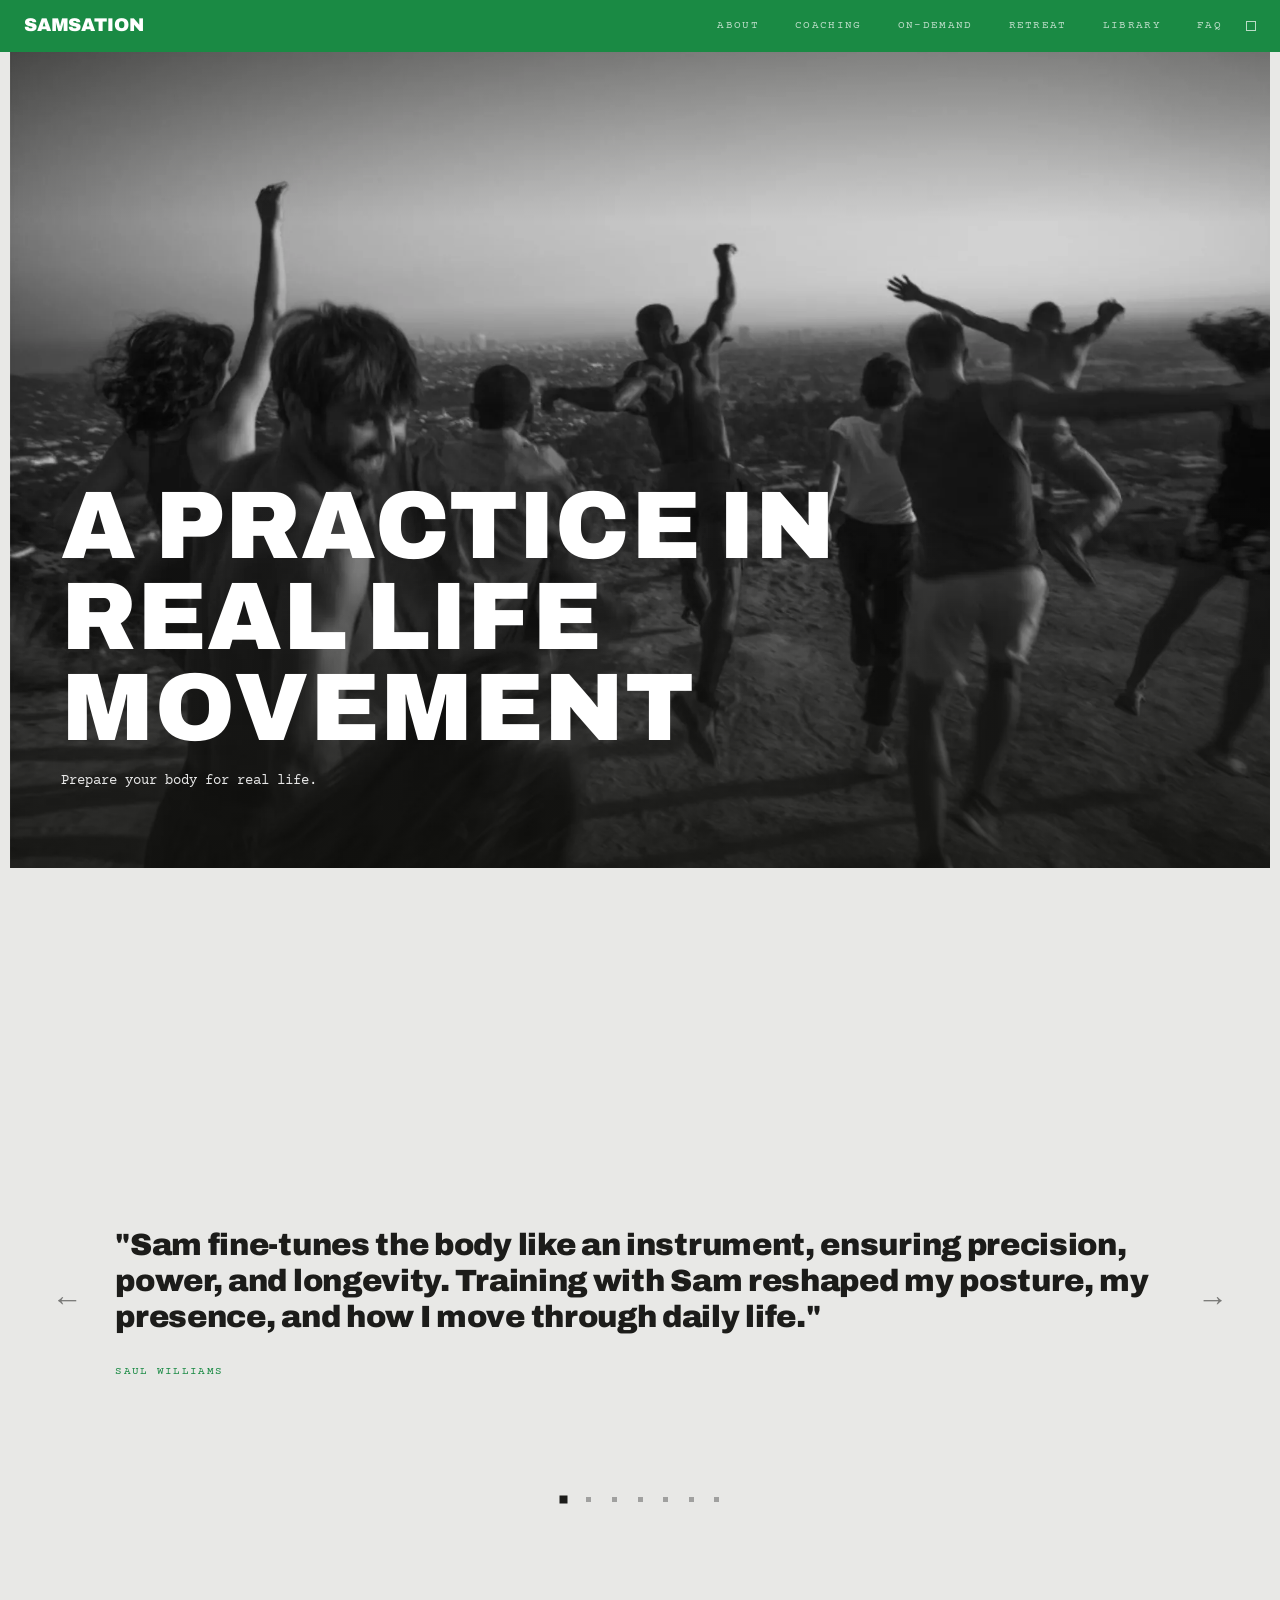
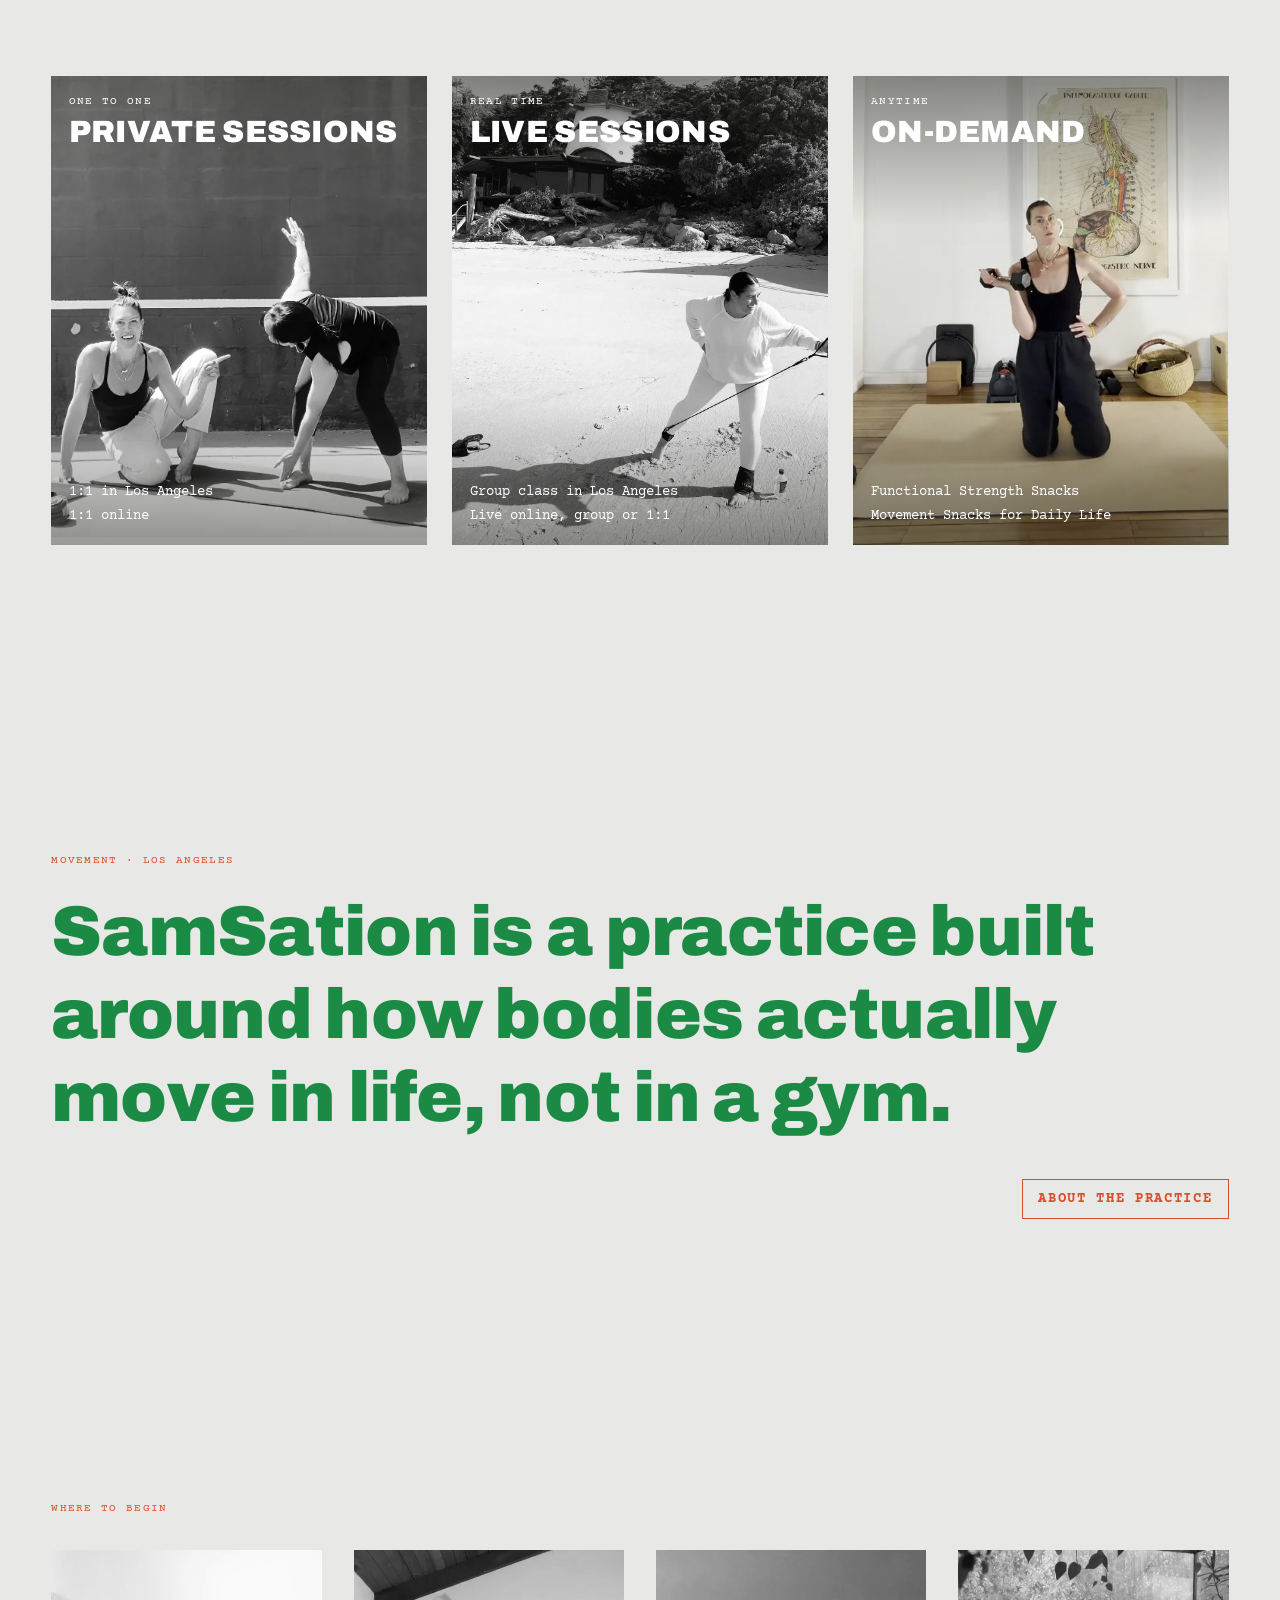
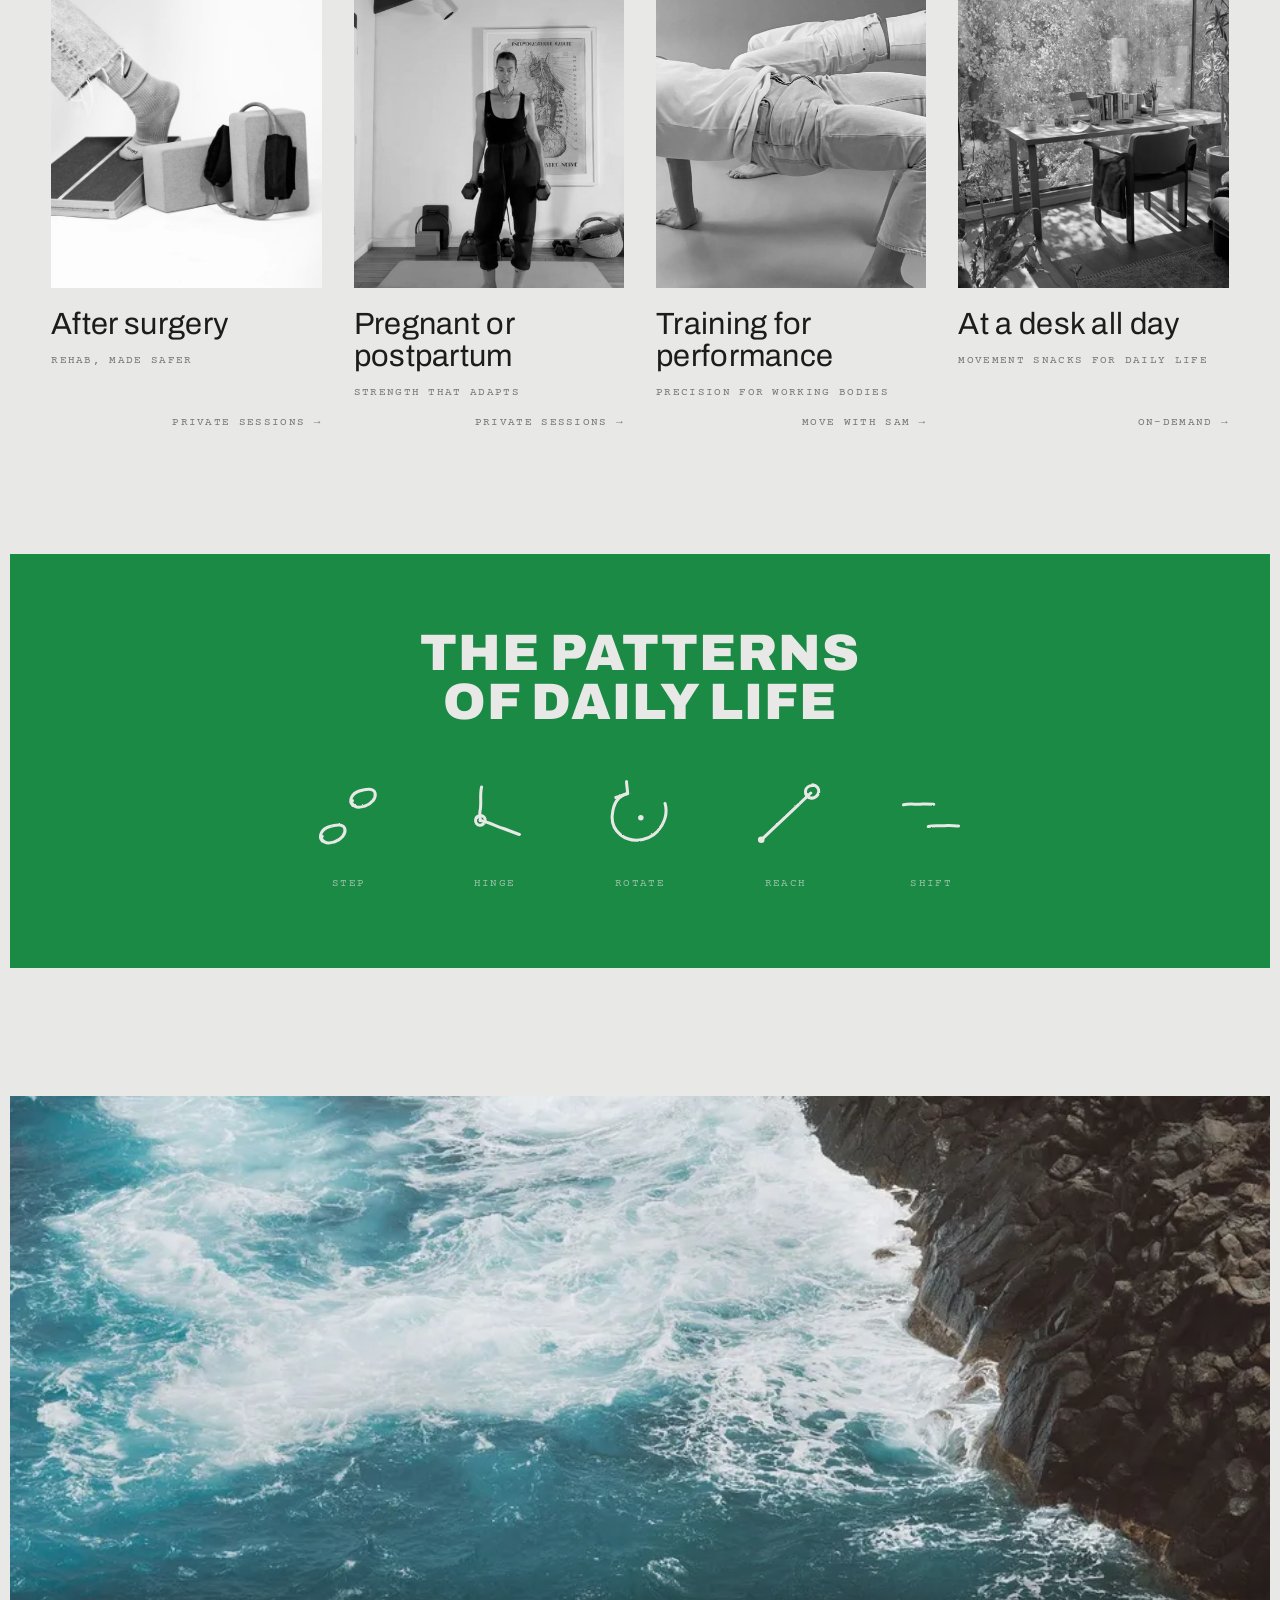
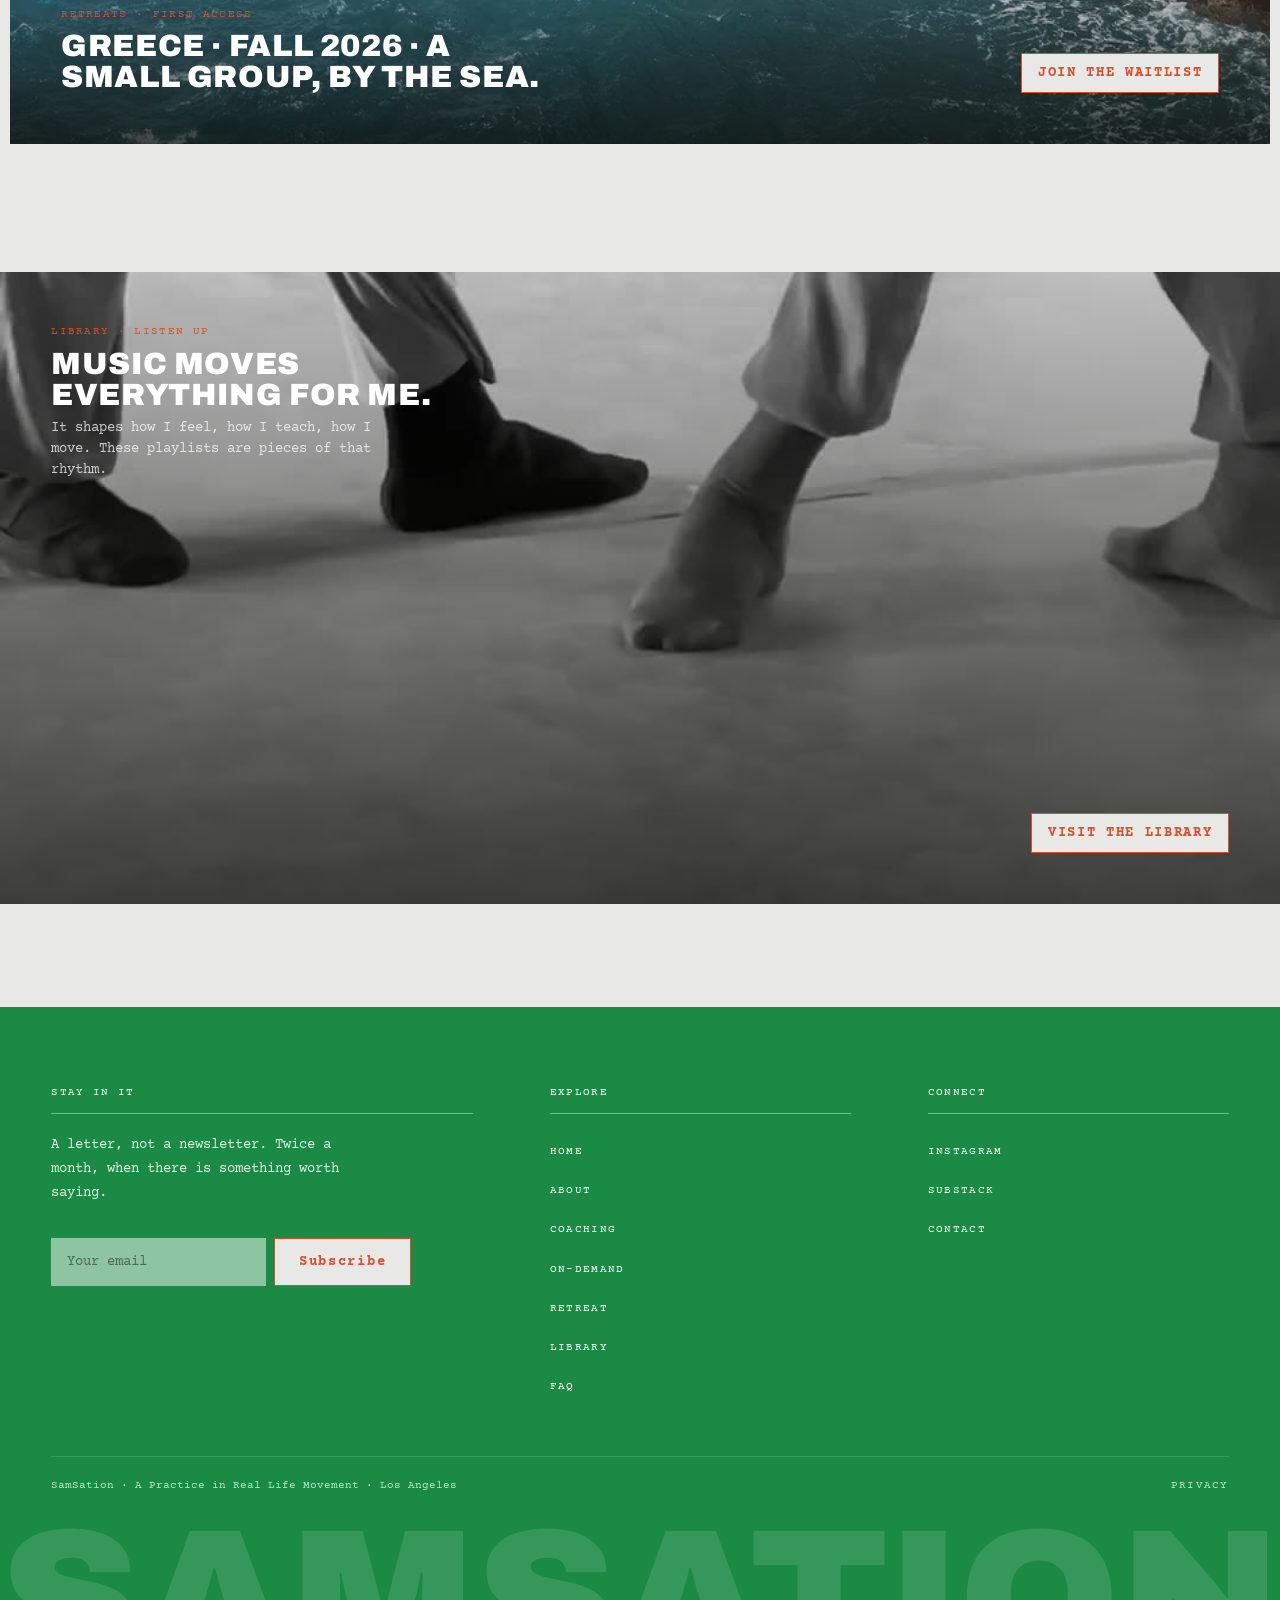
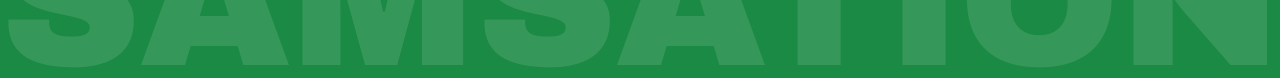
<file: test-sh.html>
<!DOCTYPE html>
<html lang="en">
<head>
  <meta charset="UTF-8">
  <meta name="viewport" content="width=device-width, initial-scale=1.0">
  <title>SamSation · Test</title>
  <meta name="robots" content="noindex, nofollow">
  <link rel="icon" type="image/svg+xml" href="img/favicon.svg">
  <link rel="stylesheet" href="style.css?v=20260823-6">
  <script>(function(){var t="light";try{t=localStorage.getItem("samsation-theme")||"light"}catch(e){}document.documentElement.setAttribute("data-theme",t);})();</script>
</head>
<body class="tsh">

  <a class="skip-link" href="#main">Skip to content</a>

  <svg style="display:none" aria-hidden="true">
    <filter id="pencil" x="-30%" y="-30%" width="160%" height="160%">
      <feTurbulence type="fractalNoise" baseFrequency="0.9" numOctaves="2" seed="7" result="n"/>
      <feDisplacementMap in="SourceGraphic" in2="n" scale="1.8" xChannelSelector="R" yChannelSelector="G"/>
    </filter>
    <symbol id="glyph-step" viewBox="0 0 32 32" fill="none">
      <path d="M5.6 23.7 C5 21.4 7.1 19.7 10 20 C12.7 20.3 15.3 21.2 14.9 23.1 C14.5 25 12 26.2 9.4 25.8 C7.1 25.5 5.8 24.5 5.7 22.9 C5.7 22.5 6 22.2 6.3 22.1" transform="rotate(-25 10 23)"/>
      <path d="M16.6 10.7 C16 8.4 18.1 6.7 21 7 C23.7 7.3 26.3 8.2 25.9 10.1 C25.5 12 23 13.2 20.4 12.8 C18.1 12.5 16.8 11.5 16.7 9.9 C16.7 9.5 17 9.2 17.3 9.1" transform="rotate(-25 21 10)"/>
    </symbol>
    <symbol id="glyph-rotate" viewBox="0 0 32 32" fill="none">
      <path d="M25.1 11.8 C26.6 17 23.2 23.6 17 24.9 C10.7 26.2 5.4 21.9 5.9 16.1 C6.3 11.4 8.6 8.9 11.5 8.2" stroke-linecap="round" stroke-linejoin="round"/>
      <path d="M11.5 8.2 C10.1 8.5 8.7 9.3 7.2 9.6 M11.5 8.2 C11.5 6.8 11.1 5.3 11.1 3.8" stroke-linecap="round" stroke-linejoin="round"/>
      <circle cx="16.3" cy="17" r="1" fill="currentColor" stroke="none"/>
    </symbol>
    <symbol id="glyph-reach" viewBox="0 0 32 32" fill="none">
      <path d="M7.5 24.6 C11.4 20.8 14.6 17.9 18.2 14.5 C20.5 12.3 22.8 10.1 25 8" stroke-linecap="round"/>
      <circle cx="7" cy="25" r="1.2" fill="currentColor" stroke="none"/>
      <path d="M25.7 5 C27.1 5.2 28.1 6.4 27.9 7.7 C27.6 9.1 26.3 10.1 25 9.8 C23.7 9.6 22.9 8.5 23.1 7.2 C23.3 6.1 24.3 5.2 25.9 5.3"/>
    </symbol>
      <symbol id="glyph-hinge" viewBox="0 0 32 32" fill="none">
      <path d="M11.5 5.8 C10.7 9 11.6 11.9 10.9 14.6 C10.7 15.7 11 16.9 11 18" stroke-linecap="round"/>
      <path d="M11 18 C14 18.5 16.6 20 19.4 20.9 C21.3 21.6 23.3 22.4 25.2 23.1" stroke-linecap="round"/>
      <path d="M11.1 16.2 C12.1 16.2 12.9 17 12.8 18 C12.7 19 11.7 19.8 10.7 19.7 C9.8 19.6 9.2 18.7 9.3 17.8 C9.4 16.9 10.1 16.3 11.3 16.3"/>
    </symbol>
    <symbol id="glyph-shift" viewBox="0 0 32 32" fill="none">
      <path d="M6 12.3 C8.4 11.7 10.6 12.3 12.9 12 C14.3 11.9 15.6 12 17 12.1" stroke-linecap="round"/>
      <path d="M15 20.2 C17.4 19.6 19.6 20.2 21.9 19.8 C23.3 19.7 24.6 20 26 20" stroke-linecap="round"/>
    </symbol>
</svg>

  <nav class="nav-pill" id="navPill">
    <div class="nav-pill__inner">
      <a href="index.html" class="nav-pill__wordmark">SamSation</a>
      <button class="nav-pill__hamburger" id="navToggle" aria-label="Open menu" aria-expanded="false">
        <span></span><span></span>
      </button>
      <nav class="nav-pill__links">
        <a href="about.html">About</a>
        <a href="coaching.html">Coaching</a>
        <a href="on-demand.html">On-Demand</a>
        <a href="retreat.html">Retreat</a>
        <a href="library.html">Library</a>
        <a href="faq.html">FAQ</a>
      </nav>
    </div>
  </nav>

  <div class="nav-overlay" id="navOverlay" aria-hidden="true">
    <a href="index.html">Home</a>
    <a href="about.html">About</a>
    <a href="coaching.html">Coaching</a>
    <a href="on-demand.html">On-Demand</a>
    <a href="retreat.html">Retreat</a>
    <a href="library.html">Library</a>
    <a href="faq.html">FAQ</a>
    <div class="nav-overlay__foot">
      <a href="https://www.instagram.com/samrabon_" target="_blank" rel="noopener">Instagram</a>
      <a href="https://samrabon.substack.com" target="_blank" rel="noopener">Substack</a>
    </div>
  </div>

  <div class="page" id="main">

    <!-- ── TSH Hero: tonal image, type as hero, edge eyebrows ── -->
    <section class="hero-full">
      <a href="coaching.html" class="hero-full__cover-link" aria-label="Move with Sam — coaching"></a>
      <picture>
        <source srcset="img/hero-la-run.webp" type="image/webp">
        <img src="img/hero-la-run.jpg" alt="Group running toward the view above Los Angeles at dusk" loading="eager">
      </picture>
      <div class="hero-full__overlay">
        <h1 class="hero-full__title"><a class="hl-link" href="coaching.html">A Practice in<br>Real Life Movement</a></h1>
        <p class="hero-full__line">Prepare your body for real life.</p>
      </div>
    </section>

    <!-- ── Testimonials: directly under the hero (F 2026-08-23) ── -->
    <section class="s-testimonials-slide fade-in" aria-label="Client testimonials">

      <div class="ts-stage">
        <button class="ts-prev" aria-label="Previous testimonial">←</button>

        <div class="ts-track" aria-live="polite">

          <a class="ts-slide is-active" href="coaching.html#private" aria-hidden="false">
            <blockquote>
              <p class="ts-quote">"Sam fine-tunes the body like an instrument, ensuring precision, power, and longevity. Training with Sam reshaped my posture, my presence, and how I move through daily life."</p>
              <footer class="ts-foot">
                <cite class="ts-cite">Saul Williams</cite>
              </footer>
            </blockquote>
          </a>

          <a class="ts-slide" href="coaching.html#private" aria-hidden="true">
            <blockquote>
              <p class="ts-quote">"She sees movement patterns others miss. I feel stronger and more capable than ever."</p>
              <footer class="ts-foot">
                <cite class="ts-cite">Adam Lambert</cite>
              </footer>
            </blockquote>
          </a>

          <a class="ts-slide" href="coaching.html" aria-hidden="true">
            <blockquote>
              <p class="ts-quote">"Your voice is constantly in my head, about corrections, about knee alignment, about hip alignment. I've seen loads of improvements in my body and in my training because of it."</p>
              <footer class="ts-foot">
                <cite class="ts-cite">Isamaya Ffrench</cite>
              </footer>
            </blockquote>
          </a>

          <a class="ts-slide" href="coaching.html" aria-hidden="true">
            <blockquote>
              <p class="ts-quote">"Removed shoulder limitations and improved my singing performance. Her guidance is a game-changer for both body and mind."</p>
              <footer class="ts-foot">
                <cite class="ts-cite">Aijia Grammer</cite>
              </footer>
            </blockquote>
          </a>

          <a class="ts-slide" href="about.html" aria-hidden="true">
            <blockquote>
              <p class="ts-quote">"Her method seamlessly integrates strength, mobility, and healing. We collaborate and confidently exchange clients, knowing they are in the best hands."</p>
              <footer class="ts-foot">
                <cite class="ts-cite">Dr. Jocelyne Miranda</cite>
              </footer>
            </blockquote>
          </a>

          <a class="ts-slide" href="on-demand.html" aria-hidden="true">
            <blockquote>
              <p class="ts-quote">"Her precision has given me longevity in my career. Every session is exactly what my body needs."</p>
              <footer class="ts-foot">
                <cite class="ts-cite">NBA Player</cite>
              </footer>
            </blockquote>
          </a>

          <a class="ts-slide" href="coaching.html" aria-hidden="true">
            <blockquote>
              <p class="ts-quote">"Sam is the coaches' coach. Her eye for detail transformed not only my body but my teaching."</p>
              <footer class="ts-foot">
                <cite class="ts-cite">Fellow Coach</cite>
              </footer>
            </blockquote>
          </a>

        </div><!-- /.ts-track -->

        <button class="ts-next" aria-label="Next testimonial">→</button>

        <div class="ts-dots" role="tablist">
          <button class="ts-dot ts-dot--active" role="tab" aria-selected="true"  aria-label="Testimonial 1"></button>
          <button class="ts-dot" role="tab" aria-selected="false" aria-label="Testimonial 2"></button>
          <button class="ts-dot" role="tab" aria-selected="false" aria-label="Testimonial 3"></button>
          <button class="ts-dot" role="tab" aria-selected="false" aria-label="Testimonial 4"></button>
          <button class="ts-dot" role="tab" aria-selected="false" aria-label="Testimonial 5"></button>
          <button class="ts-dot" role="tab" aria-selected="false" aria-label="Testimonial 6"></button>
          <button class="ts-dot" role="tab" aria-selected="false" aria-label="Testimonial 7"></button>
        </div>

      </div><!-- /.ts-stage -->

    </section>

    <!-- ── Shelf: the three formats, directly under the hero (order swapped with claim per F 2026-08-23) ── -->
    <section class="s-shelf s-shelf--v2 fade-in">
      <a href="coaching.html#private" class="s-shelf__item">
        <div class="s-shelf__head">
          <span class="label">One to one</span>
          <h2 class="s-shelf__name">Private Sessions</h2>
        </div>
        <div class="s-shelf__img">
          <picture>
            <source srcset="img/hero-session.webp" type="image/webp">
            <img src="img/hero-session.jpg" alt="Private session with Sam" loading="lazy">
          </picture>
        </div>
        <picture class="s-shelf__hoverimg">
          <source srcset="img/hero-session-tight.webp" type="image/webp">
          <img src="img/hero-session-tight.jpg" alt="" loading="lazy" aria-hidden="true">
        </picture>
        <p class="s-shelf__meta">1:1 in Los Angeles<br>1:1 online</p>
        <span class="s-shelf__cta">Inquire <span aria-hidden="true">&rarr;</span></span>
      </a>
      <a href="coaching.html#book" class="s-shelf__item">
        <div class="s-shelf__head">
          <span class="label">Real time</span>
          <h2 class="s-shelf__name">Live Sessions</h2>
        </div>
        <div class="s-shelf__img">
          <picture>
            <source srcset="img/sam-beach.webp" type="image/webp">
            <img src="img/sam-beach.jpg" alt="Sam training on the beach" loading="lazy">
          </picture>
        </div>
        <picture class="s-shelf__hoverimg">
          <source srcset="img/sam-beach-tight.webp" type="image/webp">
          <img src="img/sam-beach-tight.jpg" alt="" loading="lazy" aria-hidden="true">
        </picture>
        <p class="s-shelf__meta">Group class in Los Angeles<br>Live online, group or 1:1</p>
        <span class="s-shelf__cta">See the schedule <span aria-hidden="true">&rarr;</span></span>
      </a>
      <a href="on-demand.html" class="s-shelf__item">
        <div class="s-shelf__head">
          <span class="label">Anytime</span>
          <h2 class="s-shelf__name">On-Demand</h2>
        </div>
        <div class="s-shelf__img">
          <video
            data-src="video/solin-ondemand.mp4" preload="none"
            poster="img/solin-ondemand-poster.jpg"
            muted loop playsinline
            aria-label="Sam training, preview of an On-Demand program">
          </video>
        </div>
        <picture class="s-shelf__hoverimg">
          <source srcset="img/ondemand-strength-tight.webp" type="image/webp">
          <img src="img/ondemand-strength-tight.jpg" alt="" loading="lazy" aria-hidden="true">
        </picture>
        <p class="s-shelf__meta">Functional Strength Snacks<br>Movement Snacks for Daily Life</p>
        <span class="s-shelf__cta">Explore the programs <span aria-hidden="true">&rarr;</span></span>
      </a>
    </section>

    <section class="s-claim s-claim--green fade-in">
      <span class="label">Movement · Los Angeles</span>
      <h2><a class="hl-link" href="about.html">SamSation is a practice built around how bodies actually move in life, not in a gym.</a></h2>
      <a href="about.html" class="pill-cta">About the practice</a>
    </section>

    <!-- ── Claim: live-site styling (sentence case, green) ── -->


    <section class="s-needs fade-in" aria-label="Where to begin">
      <span class="label">Where to begin</span>
      <div class="s-needs__grid">
        <a class="s-needs__item" href="coaching.html#private">
          <picture class="s-needs__pic">
            <source srcset="img/needs-surgery.webp" type="image/webp">
            <img src="img/needs-surgery.jpg" alt="Sam placing a socked foot on an incline board, step by step" loading="lazy">
          </picture>
          <span class="s-needs__name">After surgery</span>
          <span class="s-needs__line">Rehab, made safer</span>
          <span class="s-needs__cta">Private sessions &rarr;</span>
        </a>
        <a class="s-needs__item" href="coaching.html#private">
          <span class="s-needs__pic">
            <video data-src="video/sam-solin-reel.mp4" preload="none" poster="img/sam-solin-reel-poster.jpg" muted loop playsinline aria-label="Sam leading a session, mid-movement"></video>
          </span>
          <span class="s-needs__name">Pregnant or postpartum</span>
          <span class="s-needs__line">Strength that adapts</span>
          <span class="s-needs__cta">Private sessions &rarr;</span>
        </a>
        <a class="s-needs__item" href="coaching.html">
          <picture class="s-needs__pic">
            <source srcset="img/needs-performance.webp" type="image/webp">
            <img src="img/needs-performance.jpg" alt="Two people stacked in a plank position" loading="lazy">
          </picture>
          <span class="s-needs__name">Training for performance</span>
          <span class="s-needs__line">Precision for working bodies</span>
          <span class="s-needs__cta">Move with Sam &rarr;</span>
        </a>
        <a class="s-needs__item" href="on-demand.html">
          <picture class="s-needs__pic">
            <source srcset="img/needs-desk.webp" type="image/webp">
            <img src="img/needs-desk.jpg" alt="Desk and chair by a sunlit window full of trees" loading="lazy">
          </picture>
          <span class="s-needs__name">At a desk all day</span>
          <span class="s-needs__line">Movement snacks for daily life</span>
          <span class="s-needs__cta">On-demand &rarr;</span>
        </a>
      </div>
    </section>

    <!-- ── Testimonials: auto-carousel, arrows flank quote, whole slide is CTA ── -->
<!-- ── Retreat band: kept from live site ── -->
    <section class="s-patterns-module fade-in">
      <div class="s-patterns-module__inner">
        <h2 class="s-patterns-module__title">The Patterns<br>of Daily Life</h2>
        <div class="s-patterns-module__row">
          <div class="s-patterns-module__item">
            <svg class="glyph glyph--88" aria-hidden="true"><use href="#glyph-step"></use></svg>
            <span>Step</span>
          </div>
          <div class="s-patterns-module__item">
            <svg class="glyph glyph--88" aria-hidden="true"><use href="#glyph-hinge"></use></svg>
            <span>Hinge</span>
          </div>
          <div class="s-patterns-module__item">
            <svg class="glyph glyph--88" aria-hidden="true"><use href="#glyph-rotate"></use></svg>
            <span>Rotate</span>
          </div>
          <div class="s-patterns-module__item">
            <svg class="glyph glyph--88" aria-hidden="true"><use href="#glyph-reach"></use></svg>
            <span>Reach</span>
          </div>
          <div class="s-patterns-module__item">
            <svg class="glyph glyph--88" aria-hidden="true"><use href="#glyph-shift"></use></svg>
            <span>Shift</span>
          </div>
        </div>
      </div>
    </section>

    <section class="s-retreat fade-in">
      <div class="s-retreat__inner">
        <a class="media-link" href="retreat.html" aria-label="Retreats">
        <picture>
          <source srcset="img/retreat-pantelleria.webp" type="image/webp">
          <img src="img/retreat-pantelleria.jpg" alt="Waves breaking against volcanic rock, Pantelleria">
        </picture>
        </a>
        <div class="s-retreat__caption">
          <div>
            <span class="label label--accent">Retreats &middot; First access</span>
            <h3><a class="hl-link" href="retreat.html">Greece · Fall 2026 · A small group, by the sea.</a></h3>
          </div>
          <div class="s-retreat__caption-right">
            <a href="retreat.html" class="pill-cta pill-cta--light">Join the waitlist</a>
          </div>
        </div>
      </div>
    </section>

    <!-- ── On-Demand video moment removed 2026-08-23: redundant next to the shelf's On-Demand video (F) ── -->

    <!-- ── Library / Listen Up: full-bleed music moment (ported from index) ── -->
    <section class="s-music fade-in">
      <div class="s-music__inner">
        <a class="s-music__cover" href="library.html" aria-label="Visit the library"></a>
        <video
          class="s-music__video"
          data-src="video/library-music.mp4" preload="none"
          poster="img/library-music-poster.jpg"
          muted loop playsinline
          aria-label="Dancers moving barefoot on the grass"></video>
        <div class="s-music__caption">
          <div>
            <span class="label">Library &middot; Listen Up</span>
            <h2 class="s-music__title"><a class="hl-link" href="library.html">Music moves<br>everything for me.</a></h2>
            <p class="s-music__text">It shapes how I feel, how I teach, how I move. These playlists are pieces of that rhythm.</p>
            <iframe class="s-music__embed" src="https://open.spotify.com/embed/playlist/3uNQjEUZgDPPNUtaXAe1pN?utm_source=generator" width="100%" height="352" frameBorder="0" allowfullscreen loading="lazy" allow="autoplay; clipboard-write; encrypted-media; fullscreen; picture-in-picture" title="Été 2026 &middot; playlist by Sam Rabon on Spotify"></iframe>
          </div>
          <div class="s-music__caption-right">
            <a href="library.html" class="pill-cta pill-cta--light">Visit the library</a>
          </div>
        </div>
      </div>
    </section>

    <!-- ── Patterns module: full-height, own section ── -->

    <!-- ── TSH Close: big centered statement, one underlined link ── -->

  </div>

  <footer class="footer">
    <div class="footer__inner footer__inner--cols">
      <div class="footer__col footer__col--news">
        <span class="label footer__newsletter-label">Stay in it</span>
        <p class="footer__newsletter-text">A letter, not a newsletter. Twice a month, when there is something worth saying.</p>
        <form class="footer__form" action="https://samrabon.substack.com/subscribe" method="get" target="_blank">
          <input type="email" name="email" class="footer__input" placeholder="Your email" autocomplete="email">
          <button type="submit" class="footer__submit">Subscribe</button>
        </form>
      </div>
      <nav class="footer__col" aria-label="Footer site navigation">
        <span class="label footer__col-label">Explore</span>
        <div class="footer__nav footer__nav--stack">
          <a href="index.html">Home</a>
          <a href="about.html">About</a>
          <a href="coaching.html">Coaching</a>
          <a href="on-demand.html">On-Demand</a>
          <a href="retreat.html">Retreat</a>
          <a href="library.html">Library</a>
          <a href="faq.html">FAQ</a>
        </div>
      </nav>
      <div class="footer__col">
        <span class="label footer__col-label">Connect</span>
        <div class="footer__nav footer__nav--stack">
          <a href="https://www.instagram.com/samrabon_" target="_blank" rel="noopener">Instagram</a>
          <a href="https://samrabon.substack.com" target="_blank" rel="noopener">Substack</a>
          <a href="about.html#contact">Contact</a>
        </div>
      </div>
    </div>
    <div class="footer__bottom">
      <p class="footer__meta">SamSation · A Practice in Real Life Movement · Los Angeles</p>
      <a class="footer__privacy" href="privacy.html">Privacy</a>
    </div>
    <div class="footer__wordmark-wrap">
      <div class="footer__wordmark" aria-hidden="true">SamSation</div>
    </div>
  </footer>

  <script src="main.js"></script>
  <script>
  (function(){
    var t = document.querySelector('.mode-toggle');
    var inner = document.querySelector('.nav-pill__inner');
    if (t && inner) inner.appendChild(t);
  })();
  </script>
</body>
</html>
</file>
<file: style.css>
/* ════════════════════════════════════════════════════════════════
   SamSation — style.css
   DESIGN SYSTEM v2 — consolidated 2026-07-28 (sanctioned rewrite,
   supersedes the append-only history; git is the rollback path).

   The system in one breath:
   Archivo 900 all-caps display · Courier Prime mono everything else
   Gray #e8e8e6 · charcoal ink · green identity · persimmon rollovers
   Zero border radius, site-wide. Accent2 ≈ 5% of any page:
   status, access, aliveness — plus every hover. Never decoration.

   Rules of engagement:
   · New styles use tokens below. No raw hex, no raw clamp() sizes.
   · One button component: .pill-cta (+ --light). No new CTA styles.
   · One hover language: everything rolls over to persimmon.
   · One motion language: --ease + --dur-fast/med/slow.
   · Living reference: /styleguide.html
   ════════════════════════════════════════════════════════════════ */

@import url('https://fonts.googleapis.com/css2?family=Archivo:wght@900&family=Courier+Prime:wght@400;700&display=swap');

/* ── 1 · TOKENS ─────────────────────────────────────────────── */
:root {
  /* Color */
  --bg:       #e8e8e6;
  --ink:      #1c1c1a;
  --ink-mid:  rgba(28,28,26,0.55);
  --ink-dim:  rgba(28,28,26,0.35);
  --hairline: rgba(28,28,26,0.12);
  --accent:   #1a8a44;            /* green — identity (footer, cites) */
  --accent2:  #d94f2b;            /* persimmon — the one orange: status, access, every hover */
  --dark:     #141410;
  --white:    #fff;
  --wash:     rgba(28,28,26,0.05);/* image placeholders, quiet cards  */

  /* Type families */
  --f:        'Courier Prime', 'Courier New', Courier, monospace;
  --f-mono:   'Courier Prime', 'Courier New', Courier, monospace;
  --f-display:'Archivo', 'Helvetica Neue', Helvetica, Arial, sans-serif;

  /* Type scale — display (Archivo 900, all-caps) */
  --t-hero:    clamp(2.75rem, 7.5vw, 6.5rem);  /* homepage hero statement   */
  --t-display: clamp(2.5rem, 5.5vw, 5.25rem);  /* page titles, claims, s-rdl */
  --t-h2:      clamp(2rem, 4vw, 3.5rem);       /* section titles            */
  --t-h3:      clamp(1.4rem, 2.4vw, 2.25rem);  /* module titles, captions, quotes, shelf names, subtitles */

  /* Type scale — mono */
  --t-lead:    clamp(1rem, 1.5vw, 1.25rem);    /* page-intro leads          */
  --t-body:    1rem;                           /* prose; bold for emphasized mono titles */
  --t-small:   0.875rem;                       /* captions, facts, meta     */
  --t-label:   0.6875rem;                      /* labels, ctas, nav, fact dt */

  /* Letter-spacing */
  --ls-display: 0.01em;   /* hero + display sizes            */
  --ls-caps:    0.02em;   /* h2–h5 all-caps                  */
  --ls-label:   0.12em;   /* uppercase mono labels           */

  /* Line-height */
  --lh-display: 1.0;
  --lh-tight:   1.2;
  --lh-body:    1.6;
  --lh-mono:    1.7;
  --lh-prose:   1.8;

  /* Space */
  --page-pad:   clamp(1.5rem, 4vw, 4rem);
  --section:    clamp(5rem, 10vw, 9rem);   /* padded text sections        */
  --section-sm: clamp(4rem, 8vw, 7rem);    /* gap between full-bleed modules */
  --gap:        10px;
  --nav-h:    52px;

  /* Shape — zero radius is the system */
  --r: 0;

  /* Motion */
  --ease:     cubic-bezier(0.23,1,0.32,1);
  --dur-fast: 0.2s;
  --dur-med:  0.35s;
  --dur-slow: 0.6s;

  /* One scrim for caption-on-image moments */
  --scrim-up: linear-gradient(to top, rgba(10,10,8,0.7) 0%, transparent 100%);
}

/* ── 2 · RESET ──────────────────────────────────────────────── */
*, *::before, *::after { box-sizing: border-box; margin: 0; padding: 0; border-radius: 0; }
html { -webkit-text-size-adjust: 100%; }

body {
  font-family: var(--f);
  font-size: var(--t-body);
  line-height: var(--lh-body);
  color: var(--ink);
  background: var(--bg);
  -webkit-font-smoothing: antialiased;
}

img { display: block; width: 100%; height: 100%; object-fit: cover; }
picture { display: contents; }
button { cursor: pointer; border: none; background: none; font: inherit; color: inherit; }
a { color: inherit; text-decoration: none; }
a:focus-visible, button:focus-visible, input:focus-visible {
  outline: 2px solid var(--accent2);
  outline-offset: 2px;
}

/* ── 3 · TYPE COMPONENTS ────────────────────────────────────── */
/* Display voice: one rule for family/weight/case; sizes per class. */
h1, h2, h3, h4,
.hero-full__title, .s-shelf__name, .s-pageintro__title, .s-offer__title,
.s-booking__title, .s-contact__title, .s-claim h2, .s-retreat__caption h3,
.s-libsection__title, .s-ondemand__title, .s-patterns-module__title,
.s-rdl__title, .s-rdl__sub, .ts-quote, .testimonial__quote, .footer__wordmark {
  font-family: var(--f-display);
  font-weight: 900;
  text-transform: uppercase;
  letter-spacing: var(--ls-caps);
  line-height: var(--lh-display);
  color: var(--ink);
}

/* Label: uppercase mono eyebrow */
.label {
  font-family: var(--f-mono);
  font-size: var(--t-label);
  font-weight: 400;
  letter-spacing: var(--ls-label);
  text-transform: uppercase;
  color: var(--accent2);
  display: block;
  margin-bottom: 1.25rem;
}
.label--accent { color: var(--accent2); }  /* legacy alias: all labels are accent now */

/* ── 4 · BUTTON — the one CTA component ─────────────────────── */
.pill-cta,
.pill-cta--light {
  display: inline-flex;
  align-items: center;
  gap: 0.4em;
  font-family: var(--f-mono);
  font-size: var(--t-small);   /* one step above labels: buttons must not dress like labels */
  font-weight: 700;
  letter-spacing: var(--ls-label);
  text-transform: uppercase;
  color: var(--accent2);
  background: var(--bg);
  border: 1px solid var(--accent2);
  padding: 0.55em 1.1em;
}
.pill-cta:hover,
.pill-cta--light:hover {
  background: var(--accent2);
  color: #fff;
  border-color: var(--accent2);
}


/* Inline text link — the third and last link form (CTA, nav/label link, text link) */
.text-link {
  text-decoration: underline;
  text-underline-offset: 3px;
}
.text-link:hover { color: var(--accent2); }

/* Legal / long-form utility page body */
.s-legal {
  padding: 0 var(--page-pad) var(--section);
  max-width: 900px;
}

/* Skip link — visible only on keyboard focus */
.skip-link {
  position: fixed;
  top: 0.75rem; left: 0.75rem;
  z-index: 200;
  transform: translateY(-300%);
  background: var(--ink);
  color: var(--bg);
  font-family: var(--f-mono);
  font-size: var(--t-label);
  letter-spacing: var(--ls-label);
  text-transform: uppercase;
  padding: 0.75rem 1rem;
}
.skip-link:focus-visible { transform: none; }

/* ── 5 · NAV ────────────────────────────────────────────────── */
.nav-pill {
  position: fixed;
  top: 1.25rem;
  left: 50%;
  transform: translateX(-50%);
  z-index: 100;
  transition: transform 0.25s var(--ease);
}
.nav-pill__inner {
  position: relative;
  display: grid;
  grid-template-columns: var(--nav-h) 1fr var(--nav-h);
  align-items: center;
  height: var(--nav-h);
  width: clamp(220px, 22vw, 280px);
  background: var(--accent);
  transition: width 0.4s cubic-bezier(0.4,0,0.2,1), padding 0.3s ease;
  overflow: hidden;
  cursor: pointer;
}
.nav-pill.is-expanded .nav-pill__inner {
  width: min(780px, calc(100vw - 2rem));
  grid-template-columns: auto 1fr auto;
  padding: 0 1.5rem;
}
.nav-pill__hamburger {
  display: flex;
  flex-direction: column;
  align-items: center;
  justify-content: center;
  gap: 5px;
  width: var(--nav-h);
  height: var(--nav-h);
  flex-shrink: 0;
}
.nav-pill__hamburger span {
  display: block;
  width: 16px;
  height: 1.5px;
  background: #fff;
  transition: all 0.25s ease;
  transform-origin: center;
}
.nav-pill__hamburger.is-open span:first-child { transform: translateY(3.25px) rotate(45deg); }
.nav-pill__hamburger.is-open span:last-child  { transform: translateY(-3.25px) rotate(-45deg); }
.nav-pill__wordmark {
  text-align: center;
  align-self: stretch;
  display: inline-flex;
  align-items: center;
  justify-content: center;
  font-family: var(--f-mono);
  font-size: var(--t-label);
  font-weight: 500;
  letter-spacing: var(--ls-label);
  text-transform: uppercase;
  color: #fff;
  white-space: nowrap;
}
.nav-pill__links {
  display: none;
  align-items: center;
  justify-content: center;
  gap: 2rem;
}
.nav-pill.is-expanded .nav-pill__links { display: flex; }
.nav-pill__links a {
  font-family: var(--f-mono);
  font-size: var(--t-label);
  font-weight: 500;
  letter-spacing: var(--ls-label);
  text-transform: uppercase;
  color: rgba(255,255,255,0.7);
  white-space: nowrap;
  padding: 0.55rem 0;  /* 24px+ hit area, no visual change */
}
.nav-pill__links a:hover { color: var(--accent2); }
.nav-pill__links a[aria-current="page"] { color: var(--accent2); } /* you are here = the hover color, held */
.nav-pill__spacer { width: var(--nav-h); flex-shrink: 0; }

/* Full-screen overlay menu — activated in the mobile MQ */
.nav-overlay { display: none; }

/* ── 6 · PAGE WRAPPER ───────────────────────────────────────── */
.page { max-width: 1600px; margin: 0 auto; }

/* ── 7 · HERO (homepage, full-bleed) ────────────────────────── */
.hero-full {
  position: relative;
  margin: var(--gap) var(--gap) var(--section);
  overflow: hidden;
}
.hero-full img {
  display: block;
  width: 100%;
  height: clamp(520px, 92vh, 900px);
  object-fit: cover;
}
.hero-full__overlay {
  position: absolute;
  inset: 0;
  z-index: 2;
  display: flex;
  flex-direction: column;
  justify-content: flex-end;
  align-items: flex-start;
  padding: clamp(1.5rem, 4vw, 3.5rem);
  background: linear-gradient(to bottom, rgba(20,20,16,0.35) 0%, rgba(20,20,16,0) 22%),
              linear-gradient(to top, rgba(20,20,16,0.55) 0%, rgba(20,20,16,0) 45%);
}
.hero-full__label {
  font-family: var(--f-mono);
  font-size: var(--t-label);
  text-transform: uppercase;
  letter-spacing: var(--ls-label);
  color: var(--accent2);
  margin-bottom: 0.75rem;
}
.hero-full__title {
  color: var(--white);
  font-size: var(--t-hero);
  letter-spacing: var(--ls-display);
  line-height: 0.95;
  margin-bottom: 1rem;
}
.hero-full__line {
  font-family: var(--f-mono);
  font-size: var(--t-small);
  color: rgba(255,255,255,0.9);
  margin-bottom: 1.5rem;
}
.hero-full__cover-link {
  position: absolute;
  inset: 0;
  z-index: 1;
  display: block;
}
.hero-full__overlay .pill-cta { position: relative; z-index: 3; }

/* Hero wordmark: full-width SAMSATION bookend (JS-fitted, see main.js) */
.hero-full__wordmark {
  position: absolute;
  top: clamp(3.2rem, 6vw, 4.5rem);
  left: 0;
  right: 0;
  z-index: 2;
  overflow: hidden;
  pointer-events: none;
}
.hero-full__wordmark span {
  display: block;
  font-family: var(--f-display);
  font-weight: 900;
  text-transform: uppercase;
  color: #fff;
  font-size: 100px; /* JS-fitted to viewport width */
  line-height: 0.8;
  letter-spacing: -0.01em;
  white-space: nowrap;
  width: max-content;
  transform-origin: left top;
}

/* ── 8 · SHELF (homepage products, 3-up, Dulve tiles) ───────── */
.s-shelf {
  padding: 0 var(--page-pad);
  margin-bottom: var(--section);
  display: grid;
  grid-template-columns: repeat(3, 1fr);
  gap: clamp(1rem, 2vw, 1.75rem);
}
.s-shelf__item { text-decoration: none; color: var(--ink); }
.s-shelf__img {
  position: relative;
  overflow: hidden;
  margin-bottom: 1rem;
}
.s-shelf__img img,
.s-shelf__img video {
  display: block;
  width: 100%;
  aspect-ratio: 4 / 5;
  object-fit: cover;
}
.s-shelf__img video { object-position: center bottom; }
.s-shelf__item:hover .s-shelf__img img,
.s-shelf__item:hover .s-shelf__img video { transform: scale(1.04); }
.s-shelf__item > .label { display: block; margin-bottom: 0.4rem; }
.s-shelf__name {
  font-size: var(--t-h3);
  letter-spacing: var(--ls-display);
  line-height: 1;
  margin-bottom: 0.4rem;
}
.s-shelf__item:hover .s-shelf__name { color: var(--accent2); }
.s-shelf__meta {
  font-family: var(--f-mono);
  font-size: var(--t-small);
  color: var(--ink-mid);
}

/* ── 9 · CLAIM ──────────────────────────────────────────────── */
.s-claim { padding: var(--section) var(--page-pad); }
.s-claim h2 {
  font-size: var(--t-display);
  letter-spacing: var(--ls-display);
  margin-bottom: 2.5rem;
}
.s-claim--green h2 { color: var(--accent); }

/* ── 10 · RETREAT BAND (homepage + inner pages) ─────────────── */
.s-retreat {
  padding: 0 var(--gap);
  margin-bottom: var(--section);
}
.s-retreat__inner {
  position: relative;
  overflow: hidden;
  min-height: clamp(520px, 92vh, 900px);
  display: flex;
  flex-direction: column;
  justify-content: flex-end;
}
.s-retreat__inner img {
  position: absolute;
  inset: 0;
  object-position: center center;
}
.s-retreat__caption {
  position: relative;
  z-index: 2;
  padding: clamp(2rem, 4vw, 3.5rem);
  background: var(--scrim-up);
  display: flex;
  align-items: flex-end;
  justify-content: space-between;
  gap: 2rem;
}
.s-retreat__caption .label { margin-bottom: 0.5rem; }
.s-retreat__caption h3 {
  font-size: var(--t-h3);
  color: #fff;
  max-width: 24ch;
}
.s-retreat__caption-right { flex-shrink: 0; }

/* ── 11 · PATTERNS MODULE (green box, glyph row) ────────────── */
.s-patterns-module {
  padding: 0 var(--gap);
  margin-bottom: var(--section);
}
.s-patterns-module__inner {
  background: var(--accent);
  min-height: clamp(260px, 46vh, 450px);
  display: flex;
  flex-direction: column;
  justify-content: center;
  align-items: center;
  text-align: center;
  padding: clamp(2rem, 4vw, 3.5rem) clamp(2rem, 5vw, 4rem);
  gap: clamp(1.75rem, 3.5vw, 3rem);
}
.s-patterns-module__title {
  font-size: var(--t-h2);
  line-height: 0.95;
  color: var(--bg);
}
.s-patterns-module__row {
  display: flex;
  align-items: flex-start;
  justify-content: center;
  gap: clamp(2rem, 4.5vw, 4.5rem);
  width: 100%;
}
.s-patterns-module__item {
  display: flex;
  flex-direction: column;
  align-items: center;
  gap: 1rem;
  flex: 0 0 auto;
}
.s-patterns-module__item span {
  font-family: var(--f-mono);
  font-size: var(--t-label);
  text-transform: uppercase;
  letter-spacing: var(--ls-label);
  color: rgba(232,232,230,0.6);
}
.s-patterns-module .glyph { color: var(--bg); stroke-width: 2.75; }

/* ── 12 · TESTIMONIALS ──────────────────────────────────────── */
/* Static grid (About): quotes speak in the display voice */
.s-testimonials {
  padding: var(--section) var(--page-pad);
  display: grid;
  grid-template-columns: 1fr 1fr;
  gap: clamp(3rem, 6vw, 6rem);
  align-items: start;
}
.s-testimonials--three { grid-template-columns: repeat(3, 1fr); gap: clamp(2rem, 4vw, 4rem); }
.testimonial__quote {
  font-size: var(--t-h3);
  line-height: var(--lh-tight);
  letter-spacing: var(--ls-display);
  margin-bottom: 1.25rem;
}
.testimonial__cite {
  font-family: var(--f-mono);
  font-size: var(--t-label);
  font-weight: 500;
  letter-spacing: var(--ls-label);
  text-transform: uppercase;
  color: var(--accent);
  font-style: normal;
}

/* Carousel (homepage) */
.s-testimonials-slide { padding: var(--section-sm) var(--page-pad); }
.ts-stage {
  display: grid;
  grid-template-columns: 2rem 1fr 2rem;
  grid-template-rows: auto auto;
  align-items: center;
  gap: clamp(1rem, 2.5vw, 2rem) clamp(1rem, 2.5vw, 2rem);
}
.ts-prev { grid-column: 1; grid-row: 1; }
.ts-track { grid-column: 2; grid-row: 1; position: relative; min-height: 18rem; overflow: hidden; }
.ts-next  { grid-column: 3; grid-row: 1; }
.ts-dots  { grid-column: 1 / -1; grid-row: 2; margin-top: 0.5rem; }
.ts-slide {
  position: absolute;
  inset: 0;
  display: flex;
  flex-direction: column;
  justify-content: center;
  text-decoration: none;
  cursor: pointer;
  transform: translateX(100%);
  transition: transform 0.5s cubic-bezier(0.25,0.46,0.45,0.94);
  pointer-events: none;
  visibility: hidden;
}
.ts-slide.is-active { transform: translateX(0); pointer-events: auto; visibility: visible; }
.ts-slide.is-exit   { transform: translateX(-100%); visibility: visible; pointer-events: none; }
.ts-slide:hover .ts-quote { color: var(--ink-mid); }
/* Whole slide is the link: hovering it fires the button's own hover */
.ts-slide:hover .pill-cta {
  background: var(--accent2);
  color: #fff;
  border-color: var(--accent2);
}
.ts-quote {
  font-size: var(--t-h3);
  line-height: 1.15;
  letter-spacing: var(--ls-display);
  margin-bottom: 1.75rem;
}
.ts-foot { display: flex; align-items: center; gap: 2rem; flex-wrap: wrap; }
.ts-cite {
  font-family: var(--f-mono);
  font-size: var(--t-label);
  font-weight: 500;
  letter-spacing: var(--ls-label);
  text-transform: uppercase;
  color: var(--accent);
  font-style: normal;
}
.ts-prev, .ts-next {
  font-family: var(--f-mono);
  font-size: var(--t-h3);
  color: var(--ink-mid);
  padding: 0;
  line-height: 1;
  align-self: center;
  flex-shrink: 0;
}
.ts-prev:hover, .ts-next:hover { color: var(--accent2); }
.ts-dots { display: flex; gap: 0.1rem; align-items: center; justify-content: center; }
.ts-dot {
  position: relative;
  width: 24px;
  height: 24px;
  background: none;
  padding: 0;
}
.ts-dot::after {
  content: "";
  position: absolute;
  top: 50%; left: 50%;
  width: 5px; height: 5px;
  margin: -2.5px 0 0 -2.5px;
  background: var(--ink-dim);
  transition: background var(--dur-fast) var(--ease), transform var(--dur-fast) var(--ease);
}
.ts-dot--active::after { background: var(--ink); transform: scale(1.6); }

/* ── 13 · FOOTER ────────────────────────────────────────────── */
.footer {
  background: var(--accent);
  padding: 0 var(--page-pad) 0;
}
.footer__ticker {
  margin: 0 calc(-1 * var(--page-pad));
  padding: 2rem var(--page-pad);
  overflow: hidden;
  border-bottom: 1px solid rgba(255,255,255,0.35);
}
.footer__inner {
  display: grid;
  grid-template-columns: 1fr 1fr;
  gap: clamp(3rem, 6vw, 6rem);
  padding-top: clamp(3rem, 6vw, 5rem);
  padding-bottom: clamp(3rem, 5vw, 5rem);
  border-bottom: 1px solid rgba(255,255,255,0.15);
}
.footer__newsletter-label { margin-bottom: 0.5rem; }
.footer__newsletter-text {
  font-size: var(--t-small);
  line-height: var(--lh-mono);
  max-width: 36ch;
  color: rgba(255,255,255,0.6);
  margin-bottom: 2rem;
}
.footer__form { display: flex; gap: 0.5rem; max-width: 360px; }
.footer__input {
  flex: 1;
  min-width: 0;
  padding: 0.75rem 1rem;
  background: rgba(255,255,255,0.15);
  border: none;
  font-family: var(--f);
  font-size: var(--t-small);
  color: #fff;
  outline: none;
}
.footer__input::placeholder { color: rgba(255,255,255,0.4); }
.footer__submit {
  padding: 0.75rem 1.5rem;
  background: var(--bg);
  color: var(--accent2);
  border: 1px solid var(--accent2);
  font-family: var(--f-mono);
  font-size: var(--t-small);
  font-weight: 700;
  letter-spacing: var(--ls-label);
  white-space: nowrap;
}
.footer__submit:hover { background: var(--accent2); color: #fff; }
.footer__right { display: flex; flex-direction: column; justify-content: space-between; gap: 2rem; }
.footer__meta { font-size: var(--t-label); color: rgba(255,255,255,0.55); }
.footer__nav { display: flex; flex-wrap: wrap; gap: 0.5rem 2rem; }
.footer__nav a {
  font-family: var(--f-mono);
  font-size: var(--t-label);
  letter-spacing: var(--ls-label);
  text-transform: uppercase;
  color: rgba(255,255,255,0.65);
  padding: 0.55rem 0;  /* 24px+ hit area */
}
.footer__nav a:hover { color: var(--accent2); }
.footer__wordmark-wrap {
  padding: 0;
  margin-left: calc(-1 * var(--page-pad));
  margin-right: calc(-1 * var(--page-pad));
  text-align: center;
  overflow: hidden;
}
.footer__wordmark {
  display: block;
  font-size: clamp(5rem, 16vw, 13rem); /* JS-fitted to viewport width */
  line-height: 0.8;
  letter-spacing: -0.01em;
  color: rgba(255,255,255,0.12);
  user-select: none;
  white-space: nowrap;
  width: max-content;
  transform-origin: left bottom;
}

/* ── 14 · PAGE INTRO (inner pages) ──────────────────────────── */
.s-pageintro {
  padding: clamp(8rem, 14vw, 12rem) var(--page-pad) var(--section);
  max-width: 1100px;
}
.s-pageintro__eyebrow {
  display: inline-flex;
  align-items: center;
  gap: 0.5em;
}
.s-pageintro__eyebrow .glyph { color: var(--accent2); }
.s-pageintro__title {
  font-size: var(--t-display);
  letter-spacing: var(--ls-display);
  max-width: 18ch;
  margin-bottom: 2rem;
}
.s-pageintro__lead {
  font-size: var(--t-lead);
  line-height: var(--lh-mono);
  color: var(--ink-mid);
  max-width: 60ch;
}

/* ── 15 · PROSE (About bio) ─────────────────────────────────── */
.s-prose p {
  font-size: var(--t-body);
  line-height: var(--lh-prose);
  color: var(--ink-mid);
  margin-bottom: 1.25rem;
}
.s-prose p:last-child { margin-bottom: 0; }

/* ── 16 · BIO SPLIT (About, sticky image) ───────────────────── */
.s-bio {
  display: grid;
  grid-template-columns: 1fr 1fr;
}
.s-bio__img {
  position: sticky;
  top: 0;
  height: 100vh;
  align-self: start;
  background-size: cover;
  background-position: center top;
}
.s-bio__body {
  display: flex;
  flex-direction: column;
  justify-content: center;
  gap: 2rem;
  padding: clamp(2.5rem, 4vw, 4rem) clamp(2rem, 5vw, 5rem);
}

/* Quiet info card (About: coaching card) */
.s-split__card {
  background: var(--wash);
  padding: 2rem;
  display: flex;
  flex-direction: column;
  gap: 0.75rem;
}
.s-split__card .label { margin-bottom: 0; }
.s-split__card h3,
.s-split__card-title { font-size: var(--t-h3); }
.s-split__card .pill-cta { margin-top: 0.5rem; align-self: flex-start; }
.s-split__card p {
  font-size: var(--t-small);
  color: var(--ink-mid);
  line-height: var(--lh-body);
}

/* ── 17 · OFFER ROWS (Coaching, On-Demand programs) ─────────── */
.s-offer {
  display: grid;
  grid-template-columns: 1fr 1fr;
  height: clamp(560px, 90vh, 860px);
  margin: 0 0 var(--section-sm) 0;
  overflow: hidden;
}
.s-offer--reverse .s-offer__media { order: 2; }
.s-offer__media {
  position: relative;
  height: 100%;
  min-height: 0;
  overflow: hidden;
  background: var(--wash);
}
.s-offer__body {
  display: flex;
  flex-direction: column;
  align-items: flex-start;
  justify-content: center;
  height: 100%;
  padding: clamp(2.5rem, 4vw, 4rem) clamp(2rem, 5vw, 5rem);
  overflow: hidden;
}
.s-offer__media img {
  position: absolute;
  inset: 0;
  width: 100%;
  height: 100%;
  object-fit: cover;
  object-position: center;
}
.s-offer__media video {
  position: absolute;
  inset: 0;
  width: 100%;
  height: 100%;
  object-fit: cover;
  object-position: center;
}
.s-offer__title {
  font-size: var(--t-h2);
  margin: 0.75rem 0 1.5rem;
}
.s-offer__text {
  font-size: var(--t-body);
  line-height: var(--lh-prose);
  color: var(--ink-mid);
  margin-bottom: 1.25rem;
  max-width: 50ch;
}
.s-offer__text + .pill-cta { margin-top: 0.75rem; }

/* Program facts + verbatim Sam quote (On-Demand) */
.s-program-facts {
  font-family: var(--f-mono);
  font-size: var(--t-label);
  text-transform: uppercase;
  letter-spacing: var(--ls-label);
  color: var(--accent2);
  margin-bottom: 1rem;
}
.s-program-quote {
  font-family: var(--f-mono);
  font-size: var(--t-small);
  line-height: var(--lh-mono);
  color: var(--ink);
  border-left: 2px solid var(--accent2);
  padding-left: 1rem;
  margin: 1.25rem 0 1.5rem;
  max-width: 44ch;
}
.s-program-quote__by { display: block; color: var(--ink-mid); margin-top: 0.4rem; }

/* Section wrapper + header row (On-Demand) */
.s-programs { padding: 0 var(--page-pad); margin-bottom: var(--section-sm); }
.s-services__header {
  display: flex;
  justify-content: space-between;
  align-items: baseline;
  margin-bottom: 0;
}
.s-services__header h2 { font-size: var(--t-h2); }

/* ── 18 · BOOKING (Coaching, Acuity) ────────────────────────── */
.s-booking {
  padding: var(--section) var(--page-pad);
  border-top: 1px solid var(--hairline);
}
.s-booking__header { max-width: 60ch; margin-bottom: 3rem; }
.s-booking__title {
  font-size: var(--t-h2);
  margin-bottom: 1.25rem;
}
.s-booking__text {
  font-size: var(--t-body);
  line-height: var(--lh-prose);
  color: var(--ink-mid);
}
.s-booking__iframe {
  width: 100%;
  border: none;
  background: var(--wash);
  min-height: 800px;
}
.s-booking__frame {
  max-width: 760px;
  border: 1px solid rgba(28,28,26,0.15);
  overflow: hidden;
  background: var(--white);
  margin-top: 1.5rem;
}
.s-booking__frame iframe { display: block; }

/* ── 19 · CONTACT ───────────────────────────────────────────── */
.s-contact { padding: var(--section) var(--page-pad); }
.s-contact__inner { max-width: 60ch; }
.s-contact__title {
  font-size: var(--t-h2);
  margin-bottom: 1.25rem;
}
.s-contact__text {
  font-size: var(--t-body);
  line-height: var(--lh-prose);
  color: var(--ink-mid);
  margin-bottom: 2rem;
}

/* ── 20 · RETREAT DETAIL (s-rdl, 50/50 editorial split) ─────── */
.s-rdl,
.s-rdl--flip {
  display: grid;
  grid-template-columns: 1fr 1fr;
  height: clamp(560px, 90vh, 860px);
  margin: 0 0 var(--section-sm) 0;
  overflow: hidden;
}
.s-rdl--flip { direction: rtl; }
.s-rdl--flip > * { direction: ltr; }
.s-rdl__img {
  position: relative;
  height: 100%;
  overflow: hidden;
}
.s-rdl__img img {
  position: absolute;
  inset: 0;
  width: 100%;
  height: 100%;
  object-fit: cover;
  object-position: center center;
}
/* Per-location crops */
#morocco     .s-rdl__img img { object-position: center 30%; }
#pantelleria .s-rdl__img img { object-position: center 25%; }
#pipa        .s-rdl__img img { object-position: center 30%; }
.s-rdl__body {
  display: flex;
  flex-direction: column;
  align-items: flex-start;
  justify-content: center;
  height: 100%;
  padding: clamp(2.5rem, 4vw, 4rem) clamp(2rem, 5vw, 5rem);
  overflow: hidden;
}
.s-rdl__title {
  font-size: var(--t-display);
  letter-spacing: var(--ls-display);
  margin: 0.5rem 0 0;
}
.s-rdl__sub {
  font-size: var(--t-h3);
  color: var(--ink-mid);
  line-height: var(--lh-tight);
  margin: 0.5rem 0 1.5rem;
}
.s-rdl__text {
  font-family: var(--f-mono);
  font-size: var(--t-small);
  line-height: var(--lh-prose);
  color: var(--ink-mid);
  max-width: 44ch;
  margin: 0 0 0.85rem;
}
.s-rdl__facts {
  display: flex;
  flex-wrap: wrap;
  gap: 0.5rem clamp(2rem, 4vw, 3.5rem);
  margin: 1.5rem 0 2rem;
}
.s-rdl__fact { display: flex; flex-direction: column; }
.s-rdl__fact dt {
  font-family: var(--f-mono);
  font-size: var(--t-label);
  letter-spacing: var(--ls-label);
  text-transform: uppercase;
  color: var(--ink-mid);
  margin-bottom: 0.2rem;
}
.s-rdl__fact dd {
  font-family: var(--f-mono);
  font-size: var(--t-small);
  color: var(--ink);
  margin: 0;
  line-height: 1.5;
}
/* Past retreats: muted type, imagery keeps its color (F, 2026-07-28) */
.s-rdl--past .s-rdl__title { color: var(--ink-mid); }
.s-rdl--past .s-rdl__sub { color: var(--ink-dim); }
.s-past-head { padding: 0 var(--page-pad) clamp(2rem, 4vw, 3rem); }

/* ── 21 · ON-DEMAND VIDEO MODULE (full-bleed, homepage-style) ─ */
.s-ondemand {
  padding: 0 var(--gap);
  margin-bottom: var(--section);
}
.s-ondemand__inner {
  position: relative;
  overflow: hidden;
  min-height: clamp(520px, 92vh, 900px);
  display: flex;
  flex-direction: column;
  justify-content: flex-end;
  background: var(--wash);
}
.s-ondemand__videos { position: absolute; inset: 0; display: flex; }
.s-ondemand__video {
  flex: 1 1 50%;
  width: 50%;
  height: 100%;
  object-fit: cover;
  object-position: center bottom;
  filter: grayscale(1);
}
.s-ondemand__caption {
  position: absolute;
  left: 0;
  right: 0;
  bottom: 0;
  z-index: 2;
  padding: clamp(2rem, 4vw, 3.5rem);
  background: var(--scrim-up);
  display: flex;
  align-items: flex-end;
  justify-content: space-between;
  gap: 2rem;
}
.s-ondemand__caption .label { margin-bottom: 0.5rem; }
.s-ondemand__title {
  font-size: var(--t-h3);
  color: #fff;
  max-width: 24ch;
  margin-bottom: 0.5rem;
}
.s-ondemand__text {
  font-family: var(--f-mono);
  font-size: var(--t-small);
  color: rgba(255,255,255,0.75);
  line-height: 1.5;
  max-width: 40ch;
}
.s-ondemand__caption-right { flex-shrink: 0; }

/* ── 22 · LIBRARY ───────────────────────────────────────────── */
.s-libsection { padding: 0 var(--page-pad) var(--section); }
.s-libsection__title {
  font-size: var(--t-h2);
  margin-bottom: 2rem;
}
.s-libsection__head {
  display: grid;
  grid-template-columns: 1fr 1.2fr;
  gap: clamp(2rem, 5vw, 5rem);
  align-items: start;
  margin-bottom: 2.5rem;
}
.s-libsection__head .s-libsection__title { margin-bottom: 0; }

/* Mono titles opt back out of the global display voice */
.s-playlist-embed__name,
.s-reading__title,
.s-insight__title {
  text-transform: none;
  letter-spacing: normal;
  line-height: 1.4;
}

/* Spotify playlist embeds */
.s-playlist-embeds {
  display: grid;
  grid-template-columns: repeat(3, 1fr);
  gap: var(--gap);
}
.s-playlist-embed { display: flex; flex-direction: column; gap: 0.85rem; }
.s-playlist-embed__name {
  font-family: var(--f-mono);
  font-size: var(--t-body);
  font-weight: 700;
  color: var(--ink);
}
.s-playlist-embed__frame {
  display: block;
  width: 100%;
  height: 152px;
  border: none;
}

/* Reading list */
.s-reading { list-style: none; }
.s-reading__item {
  display: flex;
  flex-direction: column;
  gap: 0.25rem;
  padding: 1.5rem 0;
  border-top: 1px solid var(--hairline);
}
.s-reading__item:last-child { border-bottom: 1px solid var(--hairline); }
.s-reading__title {
  font-family: var(--f-mono);
  font-size: var(--t-body);
  font-weight: 700;
  color: var(--ink);
  line-height: 1.4;
}
.s-reading__title:hover { color: var(--accent2); }
.s-reading__author {
  font-family: var(--f-mono);
  font-size: var(--t-small);
  color: var(--ink-mid);
}

/* Expert insights */
.s-insights {
  display: grid;
  grid-template-columns: 1fr 1fr;
  gap: clamp(2rem, 4vw, 3.5rem);
}
.s-insight__title {
  font-family: var(--f-mono);
  font-size: var(--t-body);
  font-weight: 700;
  color: var(--ink);
  margin-bottom: 0.6rem;
  line-height: 1.4;
}
.s-insight__text {
  font-size: var(--t-small);
  line-height: var(--lh-mono);
  color: var(--ink-mid);
  max-width: 46ch;
}
.s-insight__title a:hover,
.s-insight__text a:hover { color: var(--accent2); }

/* ── 23 · NEWSLETTER INTRO (About, Sam's words) ─────────────── */
.s-newsletter-intro {
  padding: var(--section) var(--page-pad);
  max-width: 640px;
  margin: 0 auto;
  text-align: center;
  display: flex;
  flex-direction: column;
  align-items: center;
}
.s-newsletter-intro__prose { margin: 1.25rem 0 1.75rem; }
.s-newsletter-intro__prose p {
  font-size: var(--t-lead);
  line-height: var(--lh-body);
  color: var(--ink);
}

/* ── 24 · GLYPH SYSTEM (STEP · HINGE · ROTATE · REACH · SHIFT) ─
   Verbatim from Sam's Movement Snacks for Daily Life on Solin.
   One SVG sprite per page (<symbol> defs in <body>), used via <use>. */
.glyph {
  display: inline-block;
  stroke: currentColor;
  stroke-width: 2.25;
  fill: none;
  stroke-linecap: round;
  stroke-linejoin: round;
  flex-shrink: 0;
  vertical-align: middle;
}
.glyph--14 { width: 14px; height: 14px; }
.glyph--40 { width: 40px; height: 40px; }
.glyph--88 { width: 88px; height: 88px; }

/* Ticker track (lives inside .footer__ticker) */
.s-ticker__track {
  display: flex;
  align-items: center;
  gap: 3rem;
  width: max-content;
  animation: ticker 32s linear infinite;
}
.s-ticker__item {
  display: inline-flex;
  align-items: center;
  gap: 0.6em;
  font-family: var(--f-mono);
  font-size: var(--t-label);
  letter-spacing: var(--ls-label);
  text-transform: uppercase;
  color: #fff;
  white-space: nowrap;
}
.s-ticker__item .glyph { color: rgba(255,255,255,0.6); }
@keyframes ticker {
  from { transform: translateX(0); }
  to   { transform: translateX(-50%); }
}

/* ── 25 · MOTION ────────────────────────────────────────────── */
.fade-in {
  opacity: 0;
  transform: translateY(18px);
  transition: opacity var(--dur-slow) ease, transform var(--dur-slow) ease;
}
.fade-in.is-visible { opacity: 1; transform: translateY(0); }

/* One curve, three durations, every rollover */
.pill-cta,
.footer__submit,
.nav-pill__links a,
.footer__nav a,
.nav-overlay a,
.s-reading__title,
.s-insight__title a,
.s-insight__text a,
.ts-quote,
.ts-prev, .ts-next,
a > .label {
  transition: background var(--dur-fast) ease,
              color var(--dur-fast) ease,
              border-color var(--dur-fast) ease,
              opacity var(--dur-fast) ease;
}
.s-shelf__name { transition: color var(--dur-med) ease; }
.s-shelf__img img,
.s-shelf__img video { transition: transform var(--dur-slow) var(--ease); }

/* ── 26 · RESPONSIVE ── two breakpoints: 960 (stack) · 560 (small) */
@media (max-width: 960px) {
  :root { --page-pad: 1.5rem; --section: clamp(3.5rem, 7vw, 5rem); }

  /* Hero */
  .hero-full img { height: clamp(440px, 80vh, 640px); object-position: 65% 40%; }

  /* Shelf */
  .s-shelf { grid-template-columns: 1fr; gap: 2rem; }
  .s-shelf__img img,
  .s-shelf__img video { aspect-ratio: 4 / 3; }

  /* Retreat band */
  .s-retreat__inner { min-height: clamp(440px, 80vh, 640px); }
  .s-retreat__caption { flex-direction: column; align-items: flex-start; }

  /* Splits stack */
  .s-offer { grid-template-columns: 1fr; height: auto; }
  .s-offer--reverse .s-offer__media { order: 0; }
  .s-offer__media { height: 70vw; }
  .s-offer__body { height: auto; padding: 2rem var(--page-pad) 0.5rem; }
  .s-testimonials,
  .s-testimonials--three { grid-template-columns: 1fr; }
  .s-libsection__head { grid-template-columns: 1fr; }
  .s-playlist-embeds { grid-template-columns: 1fr; gap: 2rem; }
  .s-insights { grid-template-columns: 1fr; }
  .s-pageintro { padding-top: clamp(6rem, 12vw, 8rem); }
  .footer__inner { grid-template-columns: 1fr; gap: 2.5rem; }

  /* Bio split */
  .s-bio { grid-template-columns: 1fr; }
  .s-bio__img { position: relative; top: auto; height: 70vw; align-self: auto; }
  .s-bio__body { padding: clamp(2rem, 4vw, 3rem) var(--page-pad); }

  /* Retreat detail stacks, image first */
  .s-rdl,
  .s-rdl--flip {
    grid-template-columns: 1fr;
    direction: ltr;
    height: auto;
    margin: 0 0 clamp(3rem, 8vw, 4rem) 0;
  }
  .s-rdl__img { height: 70vw; }
  .s-rdl__body { height: auto; padding: 2rem var(--page-pad) 0.5rem; }
  .s-rdl__facts { gap: 1.5rem 2.5rem; }

  /* On-Demand video module grows taller than 16:9 */
  .s-ondemand__inner { min-height: clamp(440px, 120vw, 640px); }
  .s-ondemand__caption { flex-direction: column; align-items: flex-start; }

  /* Patterns module */
  .s-patterns-module__inner { min-height: clamp(220px, 40vh, 320px); }

  /* ── Mobile nav: compact centered pill + full-screen overlay ── */
  .nav-pill {
    top: 1rem;
    left: 50%;
    transform: translateX(-50%);
    width: auto;
    transition: transform 0.3s var(--ease), opacity 0.3s ease;
  }
  .nav-pill.is-hidden {
    transform: translateX(-50%) translateY(-150%);
    opacity: 0;
    pointer-events: none;
  }
  .nav-pill .nav-pill__inner,
  .nav-pill.is-expanded .nav-pill__inner {
    width: auto;
    grid-template-columns: 44px auto 44px;
    height: 48px;
    padding: 0;
    overflow: visible;
    gap: 0;
  }
  .nav-pill__hamburger { width: 44px; height: 48px; grid-column: 1; }
  .nav-pill__wordmark { grid-column: 2; padding: 0 0.75rem; }
  .nav-pill.is-expanded .nav-pill__links,
  .nav-pill__links { display: none; }

  .nav-overlay {
    display: flex;
    position: fixed;
    inset: 0;
    z-index: 90;
    background: var(--accent);
    flex-direction: column;
    justify-content: center;
    padding: 2rem var(--page-pad);
    opacity: 0;
    visibility: hidden;
    transform: translateY(-12px);
    transition: opacity 0.32s ease, transform 0.32s var(--ease), visibility 0s linear 0.32s;
  }
  .nav-overlay.is-open {
    opacity: 1;
    visibility: visible;
    transform: translateY(0);
    transition: opacity 0.32s ease, transform 0.32s var(--ease), visibility 0s;
  }
  .nav-overlay a {
    font-family: var(--f-display);
    font-size: var(--t-display);
    font-weight: 900;
    letter-spacing: var(--ls-display);
    text-transform: uppercase;
    line-height: 1.18;
    color: rgba(255,255,255,0.65);
  }
  .nav-overlay a[aria-current="page"],
  .nav-overlay a:active { color: var(--accent2); }
  .nav-overlay__foot {
    position: absolute;
    bottom: clamp(2rem, 6vh, 3.5rem);
    left: var(--page-pad);
    right: var(--page-pad);
    display: flex;
    gap: 1.5rem;
    font-family: var(--f-mono);
    font-size: var(--t-label);
    letter-spacing: var(--ls-label);
    text-transform: uppercase;
    color: rgba(255,255,255,0.55);
  }
  .nav-overlay__foot a {
    font-family: var(--f-mono);
    font-size: var(--t-label);
    font-weight: 400;
    letter-spacing: var(--ls-label);
    color: rgba(255,255,255,0.55);
  }
  body.nav-open { overflow: hidden; }
}

@media (max-width: 560px) {
  .footer__form { flex-direction: column; max-width: 100%; }
  .footer__submit { width: 100%; }
  .footer__wordmark { font-size: clamp(3.5rem, 22vw, 6rem); }
  .ts-stage { grid-template-columns: 1.5rem 1fr 1.5rem; gap: 0.75rem; }
  .ts-track { min-height: 28rem; }
  .ts-foot { flex-direction: column; align-items: flex-start; gap: 0.75rem; }
  .s-patterns-module__row { flex-wrap: wrap; gap: 2rem 2.25rem; }
  .glyph--88 { width: 64px; height: 64px; }
}

/* ── 27 · REDUCED MOTION ────────────────────────────────────── */
@media (prefers-reduced-motion: reduce) {
  .fade-in { opacity: 1; transform: none; }
  .s-ticker__track { animation: none; }
  .ts-slide { transition: opacity 0.2s; transform: none !important; }
  .s-shelf__name,
  .s-shelf__img img,
  .s-shelf__img video { transition: none; }
  .s-shelf__item:hover .s-shelf__img img,
  .s-shelf__item:hover .s-shelf__img video { transform: none; }
}

/* ── HOMEPAGE · LIBRARY MUSIC BAND (appended 2026-07-28) ────── */
.s-music {
  padding: 0;
  margin-bottom: var(--section-sm);
}
.s-music__inner {
  position: relative;
  overflow: hidden;
  min-height: clamp(420px, 64vh, 620px);
  display: flex;
  flex-direction: column;
  justify-content: flex-end;
  background: var(--wash);
}
.s-music__video {
  position: absolute;
  top: 0; left: 0;
  width: 100%;
  height: 100%;
  object-fit: cover;
  object-position: center bottom;
  filter: grayscale(1);
}
.s-music__caption {
  /* in flow: the band grows with the caption (352px embed), video sits behind */
  position: relative;
  margin-top: auto;
  z-index: 2;
  padding: clamp(2rem, 4vw, 3.5rem);
  background: var(--scrim-up);
  display: flex;
  align-items: flex-end;
  justify-content: space-between;
  gap: 2rem;
}
.s-music__caption .label { margin-bottom: 0.5rem; }
.s-music__title {
  font-size: var(--t-h3);
  color: #fff;
  max-width: 24ch;
  margin-bottom: 0.5rem;
}
.s-music__text {
  font-family: var(--f-mono);
  font-size: var(--t-small);
  color: rgba(255,255,255,0.75);
  line-height: 1.5;
  max-width: 40ch;
}
.s-music__caption-right { flex-shrink: 0; }
.s-music__embed {
  width: min(420px, 100%);
  margin-top: 1.25rem;
  border: 0;
  border-radius: 12px;
  display: block;
}
@media (max-width: 720px) {
  .s-music__inner { min-height: clamp(440px, 120vw, 640px); }
  .s-music__caption {
    flex-direction: column;
    align-items: flex-start;
    /* caption is taller on mobile, so double the same scrim token for legibility */
    background: var(--scrim-up), var(--scrim-up);
  }
  .s-music__caption-right { align-items: flex-start; width: 100%; }
}

/* ── 26 · CONTACT FORM (About #contact) — tokens only ───────── */
.contact-form { display: grid; gap: 1.5rem; max-width: 60ch; }
.contact-form__row { display: grid; gap: 0.5rem; }
.contact-form__input {
  font-family: var(--f-mono);
  font-size: var(--t-body);
  line-height: var(--lh-mono);
  color: var(--ink);
  background: transparent;
  border: 1px solid var(--hairline);
  border-radius: var(--r);
  padding: 0.75rem 0.9rem;
  width: 100%;
}
.contact-form__input:focus { border-color: var(--accent2); }
.contact-form__textarea { resize: vertical; min-height: 9rem; }

/* ── 27 · LINKED HEADLINES + MEDIA ──────────────────────────────
   Every module headline and its image/video link to the module's
   CTA target. Headline hover joins the canonical persimmon hover
   language; media links stay visually quiet. */
.hl-link { color: inherit; text-decoration: none; transition: color var(--dur-fast) var(--ease); }
.hl-link:hover { color: var(--accent2); }
.media-link { display: block; color: inherit; text-decoration: none; }
.s-offer__media .media-link, .s-offer__media .media-link picture { height: 100%; }
a.s-bio__img { display: block; }
.s-music__cover { position: absolute; inset: 0; z-index: 1; }
a.s-rdl__img { display: block; }

/* ── 28 · MOTION v2: staggered reveals, image settle, blur-up ──
   fade-in now uses the system curve; grids stagger their children;
   module imagery settles from a 1.04 scale as its section reveals;
   lazy images fade in from --wash on decode. All of it collapses
   under prefers-reduced-motion (existing rule keeps .fade-in inert). */
.fade-in { transform: translateY(24px); transition: opacity var(--dur-slow) var(--ease), transform var(--dur-slow) var(--ease); }

/* Staggered children: product shelf, About peer testimonials */
.s-shelf.fade-in .s-shelf__item,
.s-testimonials--three.fade-in blockquote {
  opacity: 0;
  transform: translateY(24px);
  transition: opacity var(--dur-slow) var(--ease), transform var(--dur-slow) var(--ease);
}
.s-shelf.fade-in.is-visible .s-shelf__item,
.s-testimonials--three.fade-in.is-visible blockquote { opacity: 1; transform: translateY(0); }
.s-shelf.fade-in.is-visible .s-shelf__item:nth-child(2),
.s-testimonials--three.fade-in.is-visible blockquote:nth-child(2) { transition-delay: 0.08s; }
.s-shelf.fade-in.is-visible .s-shelf__item:nth-child(3),
.s-testimonials--three.fade-in.is-visible blockquote:nth-child(3) { transition-delay: 0.16s; }

/* Image settle on reveal (module imagery only, never the hero) */
.fade-in .s-offer__media img,
.fade-in .s-rdl__img img,
.fade-in .s-retreat__inner img,
.fade-in .s-shelf__img img,
.fade-in .s-shelf__img video {
  transform: scale(1.04);
  transition: transform var(--dur-slow) var(--ease);
}
.fade-in.is-visible .s-offer__media img,
.fade-in.is-visible .s-rdl__img img,
.fade-in.is-visible .s-retreat__inner img,
.fade-in.is-visible .s-shelf__img img,
.fade-in.is-visible .s-shelf__img video { transform: scale(1); }

/* Blur-up: lazy images arrive on --wash, fade in on decode */
img[loading="lazy"] { opacity: 0; transition: opacity var(--dur-slow) var(--ease); background: var(--wash); }
img[loading="lazy"].is-loaded { opacity: 1; }

/* Bio portrait now a real <img> inside the sticky frame */
.s-bio__img { overflow: hidden; }
.s-bio__img img { width: 100%; height: 100%; object-fit: cover; object-position: center top; display: block; }

/* Fire Island crop (was inline on the old background div) */
#fire-island .s-rdl__img img { object-position: center 60%; }

@media (prefers-reduced-motion: reduce) {
  .s-shelf.fade-in .s-shelf__item,
  .s-testimonials--three.fade-in blockquote,
  .fade-in .s-offer__media img,
  .fade-in .s-rdl__img img,
  .fade-in .s-retreat__inner img,
  .fade-in .s-shelf__img img,
  .fade-in .s-shelf__img video { opacity: 1; transform: none; transition: none; }
  img[loading="lazy"] { opacity: 1; transition: none; }
}
/* ── 28 · FOOTER v2: labeled columns + bottom row (append-only) ── */
.footer__inner--cols {
  grid-template-columns: 1.4fr 1fr 1fr;
  border-bottom: none;
  padding-bottom: clamp(2.5rem, 4vw, 4rem);
}
.footer .label { color: rgba(255,255,255,0.9); }  /* persimmon fails contrast on green */
.footer__col-label {
  display: block;
  margin-bottom: 1.25rem;
  padding-bottom: 0.75rem;
  border-bottom: 1px solid rgba(255,255,255,0.25);
}
.footer__newsletter-label {
  display: block;
  padding-bottom: 0.75rem;
  margin-bottom: 1.25rem;
  border-bottom: 1px solid rgba(255,255,255,0.25);
}
.footer__nav--stack { flex-direction: column; align-items: flex-start; gap: 0.25rem; }
.footer__inner--cols .footer__nav a { color: rgba(255,255,255,0.85); }
.footer__inner--cols .footer__nav a:hover { color: #fff; }
.footer__inner--cols .footer__nav a[aria-current="page"] { color: rgba(255,255,255,0.45); pointer-events: none; }
.footer__bottom {
  display: flex;
  justify-content: space-between;
  align-items: baseline;
  gap: 1rem 2rem;
  flex-wrap: wrap;
  padding: 1.25rem 0;
  border-top: 1px solid rgba(255,255,255,0.15);
}
.footer__meta { margin: 0; }
.footer__privacy {
  font-family: var(--f-mono);
  font-size: var(--t-label);
  letter-spacing: var(--ls-label);
  text-transform: uppercase;
  color: rgba(255,255,255,0.55);
}
.footer__privacy:hover { color: #fff; }
@media (max-width: 900px) {
  .footer__inner--cols { grid-template-columns: 1fr 1fr; gap: 2.5rem; }
  .footer__col--news { grid-column: 1 / -1; }
}
@media (max-width: 560px) {
  .footer__inner--cols { grid-template-columns: 1fr 1fr; }
}

/* Footer v2.1: contrast bump per F 2026-07-28 */
.footer__inner--cols .footer__nav a { color: #fff; }
.footer__inner--cols .footer__nav a:hover { color: rgba(255,255,255,0.7); }
.footer__newsletter-text { color: rgba(255,255,255,0.85); }
.footer__meta { color: rgba(255,255,255,0.75); }
.footer__privacy { color: rgba(255,255,255,0.75); }
.footer__col-label, .footer__newsletter-label { border-bottom-color: rgba(255,255,255,0.4); }
.footer .label { color: #fff; }
.footer__input { background: rgba(255,255,255,0.5); color: var(--ink); }
.footer__input::placeholder { color: rgba(28,28,26,0.55); }

/* Retreat module: reduced height per F 2026-07-28 */
.s-retreat__inner { min-height: clamp(440px, 72vh, 720px); }
@media (max-width: 900px) {
  .s-retreat__inner { min-height: clamp(380px, 64vh, 540px); }
}

/* ── 3x · GLYPH REFINEMENT — drawn/fine pass (F, 2026-07-28) ─
   Thinner line weight site-wide; filled marks converted to outlines
   in the sprite. Overrides section 24 base weights. */
.glyph { stroke-width: 1.1; }
.s-patterns-module .glyph { stroke-width: 1.3; }
/* Optical sizing: tiny ticker glyphs keep a heavier weight to stay legible */
.s-ticker__item .glyph { stroke-width: 2; }

/* ── 29 · SHELF TILE HOVER: slow image drift ─────────────────
   The whole image eases into a quiet drift while hovered:
   a touch more scale and a slight upward float, on a long
   duration so it reads as movement, not a snap. */
.s-shelf__img img,
.s-shelf__img video { transition: transform 1.2s var(--ease); }
.s-shelf__item:hover .s-shelf__img img,
.s-shelf__item:hover .s-shelf__img video { transform: scale(1.07) translateY(-1.2%); }

/* Pencil grain: turbulence displacement on glyphs (v3 hand-drawn pass).
   Ticker glyphs excluded — too small for displacement. */
.glyph { filter: url(#pencil); }
.s-ticker__item .glyph { filter: none; }
/* v3.1 per F: a tad finer, a bit more wobble (filter scale 1.1->1.8 in sprite) */
.glyph { stroke-width: 0.95; }
.s-patterns-module .glyph { stroke-width: 1.1; }

/* v3.2 per F: quote voice. Titles get caps; spoken sentences get sentence case.
   Quotes, testimonials, and claims keep the display family/weight/size —
   only case, tracking, and leading change. Long lines were unreadable in caps,
   worst in the rotating carousel and stacked mobile columns. */
.ts-quote,
.testimonial__quote,
.s-claim h2 {
  text-transform: none;
  letter-spacing: -0.01em;
  line-height: 1.18;
}

/* ── 29 · BOOKING CTA IN NAV + ON-DEMAND PRICING NOTE ───────────
   Book link in the pill nav and overlay reads as the one accent
   action; pricing note sits under the Programs header. Append-only. */
.nav-pill__links a.nav-link--book { color: var(--accent2); }
.nav-pill__links a.nav-link--book:hover { color: #fff; }
.nav-overlay a.nav-link--book { color: var(--accent2); }
.s-programs__note { margin-top: 0.75rem; opacity: 0.8; }

/* ── 21 · KASUMI — COLOR MODES ──────────────────────────────────
   2026-07-30 pt 3 (F direction): switcher returns, LIGHT is default.
   Light = original :root tokens + Kasumi haze→moss ground.
   Dark (Kasumi Ink) = token overrides under html[data-theme="dark"];
   nav square toggles and persists (localStorage samsation-theme). */
:root {
  --ground: linear-gradient(180deg,#efece4 0%,#e8e7de 22%,#dbe2d2 45%,#c6d6ba 68%,#a9c69b 88%,#93bb84 100%);
  --footer-grad: linear-gradient(160deg,#0b4f2c 0%,#1a8a44 55%,#3aa85e 100%);
}
html[data-theme="dark"] {
  color-scheme: dark;
  --bg:       #15201a;
  --ink:      #ece9e0;
  --ink-mid:  rgba(236,233,224,0.6);
  --ink-dim:  rgba(236,233,224,0.4);
  --hairline: rgba(236,233,224,0.16);
  --accent:   #1f9a4e;   /* green, lifted for dark ground */
  --accent2:  #e05a32;   /* persimmon, lifted */
  --wash:     rgba(236,233,224,0.06);
  --ground: linear-gradient(180deg,#141412 0%,#161a15 30%,#15251b 58%,#123423 82%,#0f4028 100%);
  --footer-grad: linear-gradient(160deg,#0f4028 0%,#1a8a44 70%,#2c9c52 100%);
}
body {
  background-color: var(--bg);
  background-image: var(--ground);
  background-attachment: fixed;
  transition: color var(--dur-med) var(--ease);
}
.footer { background: var(--footer-grad); }
html[data-theme="dark"] .s-booking__frame { background: #1e211c; border-color: rgba(236,233,224,0.16); }

/* Mode toggle — fixed square at the right end of the topbar band.
   Always visible (the pill links collapse; the band never does).
   Outlined square in light, filled in dark. */
.mode-toggle {
  position: fixed;
  top: 0; right: 0;
  z-index: 111;
  height: var(--topbar-h, 2.5rem);
  display: inline-flex;
  align-items: center;
  padding: 0 1rem;
  color: var(--ink-mid);
}
.mode-toggle:hover { color: var(--accent2); }
.mode-toggle .dot {
  width: 10px; height: 10px;
  border: 1.5px solid currentColor;
  display: inline-block;
}
html[data-theme="dark"] .mode-toggle .dot { background: currentColor; }

/* ── 30 · TOP BAR: booking band above the nav (Rhode-style) ─────
   Fixed slim band at the very top; nav pill and page shift down
   by its height. Replaces the Book link in the nav. Append-only. */
:root { --topbar-h: 2.5rem; }
.topbar {
  position: fixed;
  top: 0; left: 0; right: 0;
  z-index: 110;
  height: var(--topbar-h);
  display: flex;
  align-items: center;
  justify-content: center;
  background: var(--bg);
  border-bottom: 1px solid var(--hairline);
  color: var(--ink-mid);
  font-family: var(--f-mono);
  font-size: var(--t-label);
  font-weight: 500;
  letter-spacing: var(--ls-label);
  text-transform: uppercase;
  text-align: center;
  padding: 0 1rem;
  white-space: nowrap;
  overflow: hidden;
  text-overflow: ellipsis;
}
.topbar:hover { color: var(--accent2); }
body { padding-top: var(--topbar-h); }
.nav-pill { top: calc(1.25rem + var(--topbar-h)); }
.nav-overlay { z-index: 120; }

/* ── 30 · SHELF v2 — Rhode-structure port, SamSation surface ──
   The tile IS the image. Label + title overlaid top-left, format
   lines overlaid bottom-left, soft scrims for legibility.
   Hover (fine pointer): alternate portrait swaps in, formats
   yield to a full-width CTA bar. Touch: static, CTA visible. */
.s-shelf--v2 .s-shelf__item {
  position: relative;
  overflow: hidden;
}
.s-shelf--v2 .s-shelf__img { margin-bottom: 0; }
.s-shelf--v2 .s-shelf__img img,
.s-shelf--v2 .s-shelf__img video { aspect-ratio: 4 / 5; }

/* scrims: quiet gradients top + bottom, never a box */
.s-shelf--v2 .s-shelf__item::before,
.s-shelf--v2 .s-shelf__item::after {
  content: "";
  position: absolute;
  left: 0; right: 0;
  z-index: 3;
  pointer-events: none;
}
.s-shelf--v2 .s-shelf__item::before {
  top: 0; height: 32%;
  background: linear-gradient(to bottom, rgba(28,28,26,0.45), transparent);
}
.s-shelf--v2 .s-shelf__item::after {
  bottom: 0; height: 30%;
  background: linear-gradient(to top, rgba(28,28,26,0.45), transparent);
}

.s-shelf--v2 .s-shelf__head {
  position: absolute;
  top: 0; left: 0; right: 0;
  z-index: 4;
  padding: 1.1rem 1.1rem 0;
}
.s-shelf--v2 .s-shelf__head .label { color: #fff; margin-bottom: 0.4rem; }
.s-shelf--v2 .s-shelf__name { color: #fff; margin-bottom: 0; }

.s-shelf--v2 .s-shelf__hoverimg {
  display: block;              /* override global picture{display:contents} */
  position: absolute;
  inset: 0;
  z-index: 2;
  opacity: 0;
  pointer-events: none;
}
.s-shelf--v2 .s-shelf__hoverimg img {
  width: 100%; height: 100%;
  object-fit: cover;
  display: block;
}

.s-shelf--v2 .s-shelf__meta {
  position: absolute;
  left: 0; right: 0; bottom: 0;
  z-index: 4;
  padding: 0 1.1rem 1rem;
  color: #fff;
  line-height: 1.7;
}
.s-shelf--v2 .s-shelf__cta {
  font-family: var(--f-mono);
  font-size: var(--t-small);
  font-weight: 700;
  letter-spacing: var(--ls-label);
  text-transform: uppercase;
}

/* Fine pointer: the reveal */
@media (hover: hover) and (pointer: fine) {
  .s-shelf--v2 .s-shelf__cta {
    position: absolute;
    left: 0; right: 0; bottom: 0;
    z-index: 5;
    display: flex;
    justify-content: center;
    align-items: center;
    gap: 0.4em;
    padding: 0.9em 1.1em;
    background: var(--bg);
    color: var(--accent2);
    opacity: 0;
    transform: translateY(0.5rem);
    transition: opacity var(--dur-med) ease, transform var(--dur-med) var(--ease);
  }
  .s-shelf--v2 .s-shelf__hoverimg { transition: opacity var(--dur-med) ease; }
  .s-shelf--v2 .s-shelf__meta { transition: opacity var(--dur-med) ease; }
  .s-shelf--v2 .s-shelf__item:hover .s-shelf__hoverimg { opacity: 1; }
  .s-shelf--v2 .s-shelf__item:hover .s-shelf__meta { opacity: 0; }
  .s-shelf--v2 .s-shelf__item:hover .s-shelf__cta { opacity: 1; transform: translateY(0); }
  .s-shelf--v2 .s-shelf__cta:hover { background: var(--accent2); color: #fff; }
}

/* Touch / coarse pointer: no reveal, CTA sits above the formats */
@media (hover: none), (pointer: coarse) {
  .s-shelf--v2 .s-shelf__hoverimg { display: none; }
  .s-shelf--v2 .s-shelf__meta { padding-bottom: 3rem; }
  .s-shelf--v2 .s-shelf__cta {
    position: absolute;
    right: 1.1rem; bottom: 1rem;
    z-index: 5;
    color: #fff;
  }
}

@media (prefers-reduced-motion: reduce) {
  .s-shelf--v2 .s-shelf__hoverimg,
  .s-shelf--v2 .s-shelf__meta,
  .s-shelf--v2 .s-shelf__cta { transition: none; }
}

/* ── Live Green — special-highlight accent (appended 2026-07-30) ── */
:root {
  --accent3: #52f296; /* neon — rare highlights only: live status, access moments. Ink text on it, always. */
}

/* ── Checker rule — structural pattern device (appended 2026-07-30) ── */
.checker-rule {
  height: 16px;
  background: conic-gradient(var(--checker-c, var(--accent)) 25%, transparent 0 50%, var(--checker-c, var(--accent)) 0 75%, transparent 0) 0 0 / 16px 16px;
}
.checker-rule--ink  { --checker-c: var(--ink); }
.checker-rule--live { --checker-c: var(--accent3); }

/* ── 31 · Coaching: online-sessions image framing (append-only) ──
   Portrait source; bias the crop toward Sam's reach on wide/mobile crops. */
#live .s-offer__media img { object-position: 32% 50%; }
#group .s-offer__media img { object-position: 58% 30%; }
#functional-strength-snacks .s-offer__media img { object-position: 50% 50%; }

/* ── 32 · About: press list (append-only) ──
   Quiet row list. Pub name = mono label in ink; descriptor = small ink-mid.
   Whole row rolls over to persimmon, per the one-hover-language rule. */
.s-press { padding: 0 var(--page-pad) var(--section); }
.s-press > .label { display: block; margin-bottom: 1.5rem; }
.s-press__list { list-style: none; margin: 0; padding: 0; }
.s-press__list li { border-top: 1px solid rgba(28,28,26,0.15); }
.s-press__list li:last-child { border-bottom: 1px solid rgba(28,28,26,0.15); }
.s-press__link {
  display: grid;
  grid-template-columns: minmax(11rem, 16rem) 1fr;
  gap: 1rem 2rem;
  align-items: baseline;
  padding: 1.1rem 0;
}
.s-press__pub {
  font-family: var(--f-mono);
  font-size: var(--t-label);
  font-weight: 500;
  letter-spacing: var(--ls-label);
  text-transform: uppercase;
}
.s-press__desc { font-size: var(--t-small); color: var(--ink-mid); }
.s-press__link:hover .s-press__pub,
.s-press__link:hover .s-press__desc { color: var(--accent2); }
@media (max-width: 720px) {
  .s-press__link { grid-template-columns: 1fr; gap: 0.35rem; }
}

/* ══ 2026-08-04 · Apoticari-inspired refinements (append-only) ══ */

/* ── Header v2: full-width bar, links left, wordmark centered ── */
@media (min-width: 961px) {
  .nav-pill {
    top: var(--topbar-h, 0px);
    left: 0;
    width: 100%;
    transform: none !important;
    transition: none;
  }
  .nav-pill__inner,
  .nav-pill.is-expanded .nav-pill__inner {
    width: 100%;
    grid-template-columns: 1fr;
    padding: 0 var(--page-pad);
    cursor: default;
    transition: none;
  }
  .nav-pill__hamburger { display: none; }
  .nav-pill__links,
  .nav-pill.is-expanded .nav-pill__links {
    display: flex;
    justify-content: flex-start;
    gap: 2.25rem;
  }
  .nav-pill__wordmark {
    position: absolute;
    left: 50%;
    top: 50%;
    transform: translate(-50%, -50%);
  }
  .nav-pill__spacer { display: none; }
}

/* ── Air: more vertical room around statement + testimonial sections ── */
.s-claim { padding-block: calc(var(--section) * 1.4); }
.s-testimonials-slide { padding-block: calc(var(--section-sm) * 1.6); }

/* ── Testimonials: cite override removed 2026-08-04 — styleguide doctrine
   holds: cites are --t-label mono, green, first + last name only. ── */

/* ── Where to begin: entry by need ── */
.s-needs { padding: var(--section-sm) var(--page-pad); }
.s-needs__grid {
  display: grid;
  grid-template-columns: repeat(4, 1fr);
  gap: clamp(1rem, 2.5vw, 2rem);
  margin-top: 2rem;
}
.s-needs__item {
  display: flex;
  flex-direction: column;
  gap: 0.75rem;
  padding: 1.5rem 0 1.25rem;
  border-top: 1px solid var(--ink, #1c1c1a);
  text-decoration: none;
}
.s-needs__name {
  font-family: var(--f-display);
  font-size: var(--t-h3);
  line-height: 1.05;
  letter-spacing: var(--ls-display);
  color: var(--ink);
}
.s-needs__line {
  font-family: var(--f-mono);
  font-size: var(--t-label);
  letter-spacing: var(--ls-label);
  text-transform: uppercase;
  color: var(--ink-mid);
}
.s-needs__item .s-needs__cta {
  margin-top: auto;
  font-family: var(--f-mono);
  font-size: var(--t-label);
  letter-spacing: var(--ls-label);
  text-transform: uppercase;
  color: var(--ink-mid);
  transition: color var(--dur-med, 0.3s) ease;
}
.s-needs__name { transition: color var(--dur-med, 0.3s) ease; }
.s-needs__item:hover .s-needs__name { color: var(--accent2); }
.s-needs__item:hover .s-needs__cta { color: var(--accent2); }
@media (max-width: 960px) {
  .s-needs__grid { grid-template-columns: 1fr 1fr; }
}
@media (max-width: 560px) {
  .s-needs__grid { grid-template-columns: 1fr; }
}

/* ── Header v2: hide on scroll-down, return on scroll-up (desktop) ── */
@media (min-width: 961px) {
  .nav-pill { transition: translate 0.3s var(--ease); }
  .nav-pill.is-hidden { translate: 0 calc(-100% - var(--topbar-h, 0px)); }
}

/* ── 33 · CTA placement: bottom-right closes the module (append-only) ──
   Rule: the pill is the last thing in a module, card, or box, and it sits
   at the bottom-right — the reading eye exits where the action is.
   Reference execution: the homepage retreat band. */

/* Flex-column bodies: pin to the right (and to the bottom where the column stretches). */
.s-offer__body > .pill-cta,
.s-rdl__body > .pill-cta,
.s-newsletter-intro > .pill-cta,
.s-split__card > .pill-cta { align-self: flex-end; }
.s-split__card > .pill-cta { margin-top: auto; }

/* Block-flow modules: same result via auto left margin. */
.s-claim > .pill-cta,
.s-contact__inner > a.pill-cta {
  display: block;
  width: fit-content;
  margin-left: auto;
}

/* Hero: CTA bottom-right of the full-bleed image, mirroring the retreat band. */
.hero-full__overlay { position: absolute; } /* restated for clarity; already set */
.hero-full__overlay .pill-cta {
  position: absolute;
  right: clamp(1.5rem, 4vw, 3.5rem);
  bottom: clamp(1.5rem, 4vw, 3.5rem);
}

/* Quotes: carousel slide foot — cite left, CTA right, one baseline row. */
.ts-foot { justify-content: space-between; }

/* Shelf tiles, fine pointer: the reveal bar's CTA content aligns right. */
@media (hover: hover) and (pointer: fine) {
  .s-shelf--v2 .s-shelf__cta { justify-content: flex-end; }
}

/* Mobile: quote foot stacks; the pill still exits bottom-right. */
@media (max-width: 720px) {
  .ts-foot .pill-cta { align-self: flex-end; }
  /* Hero tagline clears the absolute pill so the two never overlap. */
  .hero-full__line { margin-bottom: 3.5rem; }
}

/* Where to begin: the text CTA exits bottom-right of its card too. */
.s-needs__item .s-needs__cta { align-self: flex-end; }

/* ── 34 · Back to the flat ground (append-only, F 2026-08-04) ──
   Gradients out: the Kasumi haze→moss ground and the footer gradient.
   Bright green out: the full-width header bar goes quiet (bg ground,
   ink links). Identity green stays where the styleguide puts it —
   flat footer, patterns module, cites, overlay menu. */
:root, html[data-theme="dark"] {
  --ground: none;
  --footer-grad: none;
}
body { background-image: none; }
.footer { background: var(--accent); }

/* Header: quiet bar on the page ground */
.nav-pill__inner { background: var(--bg); }
.nav-pill__wordmark { color: var(--ink); }
.nav-pill__hamburger span { background: var(--ink); }
.nav-pill__links a { color: var(--ink-mid); }
.nav-pill__links a:hover,
.nav-pill__links a[aria-current="page"] { color: var(--accent2); }

/* ── 35 · Header back to identity green (append-only, F 2026-08-04) ──
   Reverses §34's quiet header only; flat grounds stay. */
.nav-pill__inner { background: var(--accent); }
.nav-pill__wordmark { color: #fff; }
.nav-pill__hamburger span { background: #fff; }
.nav-pill__links a { color: rgba(255,255,255,0.7); }
.nav-pill__links a:hover,
.nav-pill__links a[aria-current="page"] { color: var(--accent2); }

/* ── 36 · Nav wordmark as logo: Archivo 900, hero overlay retired (append-only, F 2026-08-05) ── */
.nav-pill__wordmark {
  font-family: var(--f-display);
  font-weight: 900;
  font-size: 1.15rem;
  letter-spacing: -0.01em;
  text-transform: uppercase;
}
.hero-full__wordmark { display: none; }

/* ══ TEST · Snake Height exploration (test-sh.html only, scoped .tsh) ══
   Type-as-hero tonal treatment, two-block offers, single large glyph,
   big statement close with underlined links. Exploratory — delete freely. */

.tsh .page { background: var(--bg); }

/* Hero: soft tonal image behind massive centered type */
.tsh-hero { position: relative; min-height: 92vh; display: flex; align-items: center; justify-content: center; overflow: hidden; }
.tsh-hero__img img { position: absolute; inset: 0; width: 100%; height: 100%; object-fit: cover; }
.tsh-hero__title { position: relative; z-index: 2; font-family: var(--f-display); font-weight: 900; text-transform: uppercase; text-align: center; font-size: clamp(2.1rem, 6vw, 5.8rem); line-height: 0.95; letter-spacing: var(--ls-display); margin: 0; padding: 0 4vw; max-width: 100%; white-space: nowrap; }
.tsh-hero__title a { color: var(--white); text-decoration: none; }
.tsh-hero__eyebrow { position: absolute; top: 50%; z-index: 2; transform: translateY(-50%); color: var(--white); }
.tsh-hero__eyebrow--l { left: 4vw; }
.tsh-hero__eyebrow--r { right: 4vw; }

/* Underlined text link: the Snake Height CTA register */
.tsh-link { display: inline-block; font-family: var(--f-mono); font-size: 0.85rem; letter-spacing: 0.1em; text-transform: uppercase; color: var(--ink); text-decoration: underline; text-underline-offset: 5px; text-decoration-thickness: 1px; }
a:hover .tsh-link, .tsh-link:hover { color: var(--accent2); }
.tsh-link--light { color: #fff; }

/* Offers: two blocks, generous gap, no cards */
.tsh-offers { display: grid; grid-template-columns: 1fr 1fr; gap: 0; padding: 0; max-width: none; margin: 0; }
.tsh-offer { display: block; text-decoration: none; color: var(--ink); position: relative; }
.tsh-offer__text { position: absolute; left: 2rem; bottom: 1.8rem; right: 2rem; z-index: 2; color: #fff; }
.tsh-offer__text .label { color: rgba(255,255,255,0.85); }
.tsh-offer__img::after { content: ""; position: absolute; inset: 0; background: linear-gradient(180deg, rgba(28,28,26,0) 55%, rgba(28,28,26,0.55) 100%); pointer-events: none; }
.tsh-offer__img { aspect-ratio: 4 / 5; overflow: hidden; margin-bottom: 0; position: relative; }
.tsh-offer__img img { width: 100%; height: 100%; object-fit: cover; transition: transform 0.6s ease; }
@media (hover: hover) and (pointer: fine) { .tsh-offer:hover .tsh-offer__img img { transform: scale(1.03); } }
.tsh-offer .label { display: block; margin-bottom: 12px; }
.tsh-offer__line { font-family: var(--f-display); font-weight: 900; text-transform: uppercase; letter-spacing: var(--ls-caps); font-size: 1.3rem; line-height: 1.25; margin: 0 0 12px; max-width: 26ch; }

/* Story: paragraph left, one large glyph + small photo right */
.tsh-story { display: grid; grid-template-columns: 1.1fr 1fr; gap: 6vw; align-items: center; padding: 10vh 8vw 14vh; max-width: 1400px; margin: 0 auto; }
.tsh-story__text p { font-family: var(--f-display); font-weight: 900; text-transform: uppercase; letter-spacing: var(--ls-caps); font-size: clamp(1.4rem, 2.4vw, 2rem); line-height: 1.25; margin: 0 0 24px; }
.tsh-story__art { position: relative; display: flex; align-items: flex-end; justify-content: flex-end; min-height: 320px; }
.tsh-story__glyph { position: absolute; left: 0; top: 0; width: min(260px, 24vw); height: min(260px, 24vw); color: var(--ink); stroke-width: 0.55; }
.tsh-story__photo { display: block; width: min(220px, 20vw); }
.tsh-story__photo img { width: 100%; height: auto; display: block; }

/* Close: big centered statement */
.tsh-close { text-align: center; padding: 16vh 6vw 18vh; }
.tsh-close h2 { font-family: var(--f-display); font-weight: 900; text-transform: uppercase; font-size: clamp(2.4rem, 6.5vw, 5.5rem); line-height: 0.95; letter-spacing: var(--ls-display); margin: 0 0 32px; }
.tsh-close h2 a { color: var(--ink); text-decoration: none; }
@media (hover: hover) { .tsh-close h2 a:hover { color: var(--accent2); } }

@media (max-width: 720px) {
  .tsh-hero { min-height: 78vh; }
  .tsh-hero__title { white-space: normal; }
  .tsh-hero__eyebrow--l { top: auto; bottom: 6vh; transform: none; }
  .tsh-hero__eyebrow--r { top: auto; bottom: 6vh; transform: none; }
  .tsh-offers { grid-template-columns: 1fr; gap: 0; padding: 0; }
  .tsh-story { grid-template-columns: 1fr; gap: 48px; padding: 6vh 6vw 10vh; }
  .tsh-story__art { min-height: 240px; justify-content: flex-start; }
  .tsh-story__glyph { left: auto; right: 0; width: 180px; height: 180px; }
  .tsh-story__photo { width: 160px; }
}

/* ── Where to begin: item images (4:5, grayscale at rest, color on hover) ── */
.s-needs__pic img { width: 100%; aspect-ratio: 4 / 5; object-fit: cover; display: block; margin-bottom: 0.5rem; filter: grayscale(1); transition: filter var(--dur-med, 0.3s) ease; }
@media (hover: hover) and (pointer: fine) { .s-needs__item:hover .s-needs__pic img { filter: grayscale(0); } }
@media (hover: none) { .s-needs__pic img { filter: none; } }

/* ── TSH nav: wordmark left, links right, mode toggle docked at the end ── */
.tsh .nav-pill.is-expanded .nav-pill__inner { display: flex; align-items: center; gap: 1.5rem; width: calc(100vw - 2rem); padding: 0 1.5rem; }
.tsh .nav-pill.is-expanded .nav-pill__hamburger { display: none; }
.tsh .nav-pill__wordmark { position: static !important; transform: none !important; left: auto !important; top: auto !important; }
.tsh .nav-pill.is-expanded .nav-pill__links { margin-left: auto; justify-content: flex-end; }
.tsh .nav-pill__inner .mode-toggle { position: static; height: auto; padding: 0; color: rgba(255,255,255,0.7); }
.tsh .nav-pill__inner .mode-toggle:hover { color: var(--accent2); }
@media (max-width: 720px) {
  .tsh .nav-pill__inner { display: flex; align-items: center; justify-content: space-between; padding: 0 0.9rem; gap: 0.75rem; }
  .tsh .nav-pill__inner .nav-pill__wordmark { order: 1; }
  .tsh .nav-pill__inner .nav-pill__hamburger { order: 0; display: flex; }
  .tsh .nav-pill__inner .mode-toggle { order: 2; position: static; transform: none; }
  .tsh .nav-pill__inner .nav-pill__links { display: none; }
}

/* ── TSH round 2: nav top, hero claim bottom, needs cleanup, full-width claim, offer video ── */
.tsh .nav-pill { top: 0 !important; }
.tsh .topbar { display: none; }
.tsh-hero__title--bottom { position: absolute; left: 0; right: 0; bottom: 6vh; z-index: 2; }
.tsh .s-needs__item { border-top: none; padding-top: 0; }
.tsh .s-needs__pic img { aspect-ratio: 4 / 5; height: auto; }
.tsh-claim { padding: 14vh var(--page-pad) 10vh; }
.tsh-claim h2 { font-family: var(--f-display); font-weight: 900; text-transform: uppercase; letter-spacing: var(--ls-display); font-size: clamp(1.8rem, 4.6vw, 4rem); line-height: 1.05; margin: 0; }
.tsh-claim h2 a { color: var(--ink); text-decoration: none; }
@media (hover: hover) { .tsh-claim h2 a:hover { color: var(--accent2); } }
.tsh-offer__video { width: 100%; aspect-ratio: 4 / 5; object-fit: cover; display: block; }
@media (max-width: 720px) {
  .tsh-hero__title--bottom { bottom: 14vh; }
  .tsh-claim { padding: 8vh var(--page-pad) 6vh; }
}

/* ── TSH round 3: edge-to-edge nav, offer media centering, hero spacing ── */
.tsh .nav-pill { top: 0 !important; left: 0 !important; transform: none !important; width: 100vw; }
.tsh .nav-pill.is-expanded .nav-pill__inner { width: 100%; }
.tsh .hero-full { margin-top: 0; }
.tsh-offer__img img { object-position: center; }
.tsh-offer__video { object-position: 68% 50%; }
.tsh .s-patterns-module { margin-bottom: 0; }

/* ── TSH round 4: nav truly full-bleed regardless of state; offer reframing ── */
.tsh .nav-pill { top: 0 !important; left: 0 !important; right: 0 !important; transform: none !important; width: 100% !important; max-width: none !important; margin: 0 !important; }
.tsh .nav-pill__inner { width: 100% !important; max-width: none !important; display: flex !important; align-items: center; gap: 1.5rem; padding: 0 1.5rem !important; grid-template-columns: none; }
@media (min-width: 721px) {
  .tsh .nav-pill__links { display: flex !important; margin-left: auto; }
  .tsh .nav-pill__hamburger { display: none !important; }
}
.tsh-offer__img img { object-position: center; }
.tsh-offer__video { object-position: 50% 68%; }

/* ── TSH: air between glyph module and retreat ── */
.tsh .s-patterns-module { margin-bottom: var(--section); }

/* ── 37 · FAQ page (append-only, 2026-08-23) ──
   Open ledger of questions. Hairline dividers, display questions,
   mono answers. details/summary, no JS. */
.s-faq {
  padding: 0 var(--page-pad);
  margin-bottom: var(--section-sm);
}
.s-faq__label { display: block; margin-bottom: 1.25rem; }
.s-faq__item { border-top: 1px solid var(--hairline); }
.s-faq__item:last-child { border-bottom: 1px solid var(--hairline); }
.s-faq__q {
  display: flex;
  align-items: baseline;
  justify-content: space-between;
  gap: 1.5rem;
  padding: 1.4rem 0;
  cursor: pointer;
  list-style: none;
  transition: color var(--dur-fast) var(--ease);
}
.s-faq__q::-webkit-details-marker { display: none; }
.s-faq__q h2 {
  font-size: var(--t-h3);
  letter-spacing: var(--ls-caps);
  line-height: var(--lh-tight);
}
.s-faq__q:hover { color: var(--accent2); }
.s-faq__mark {
  flex: 0 0 auto;
  font-family: var(--f-mono);
  font-size: var(--t-body);
  align-self: center;
}
.s-faq__mark::before { content: "+"; }
.s-faq__item[open] .s-faq__mark::before { content: "\2212"; }
.s-faq__a { max-width: 62ch; padding: 0 0 1.75rem; }
.s-faq__a p { line-height: var(--lh-mono); }
.s-faq__a p + p { margin-top: 0.75rem; }
@media (max-width: 640px) {
  .s-faq__q { padding: 1.1rem 0; gap: 1rem; }
  .s-faq__a { padding-bottom: 1.4rem; }
}

/* ── 38 · TSH offers v3 (append-only, F 2026-08-23) ──
   Gap between the two boxes, text moved to the top, boxes lower.
   Scrim flips to the top edge so the type keeps its ground. */
.tsh-offers { gap: var(--gap); }
.tsh-offer__img { aspect-ratio: 1 / 1; }
.tsh-offer__video { aspect-ratio: 1 / 1; }
.tsh-offer__text { top: 1.8rem; bottom: auto; }
.tsh-offer__img::after {
  background: linear-gradient(0deg, rgba(28,28,26,0) 55%, rgba(28,28,26,0.55) 100%);
}
@media (max-width: 640px) {
  .tsh-offers { gap: var(--gap); }
  .tsh-offer__text { top: 1.4rem; }
}

/* ── 39 · Needs tile video (append-only, F 2026-08-23) ──
   Video variant of the 4:5 needs tile — same grayscale-at-rest,
   color-on-hover behavior as the image tiles. */
.s-needs__pic { display: block; }
.s-needs__pic video { width: 100%; aspect-ratio: 4 / 5; object-fit: cover; display: block; margin-bottom: 0.5rem; filter: grayscale(1); transition: filter var(--dur-med, 0.3s) ease; }
@media (hover: hover) and (pointer: fine) { .s-needs__item:hover .s-needs__pic video { filter: grayscale(0); } }
@media (hover: none) { .s-needs__pic video { filter: none; } }

/* ── 40 · TSH mobile pass (append-only, F 2026-08-23) ──
   390px: needs grid stays two-up (halves page length), tighter
   vertical air on claim + testimonials, smaller needs names,
   hero line given room above the fold. */
@media (max-width: 560px) {
  .tsh .s-needs__grid { grid-template-columns: 1fr 1fr; gap: 0.75rem 0.75rem; }
  .tsh .s-needs__name { font-size: 1.15rem; }
  .tsh .s-needs__item { gap: 0.5rem; padding: 0.9rem 0 1rem; }
}
@media (max-width: 640px) {
  .tsh .s-claim { padding-top: 3rem; padding-bottom: 3rem; }
  .tsh .s-testimonials-slide { padding-top: 3.5rem; padding-bottom: 3.5rem; }
  .tsh .s-needs { padding-top: 3rem; padding-bottom: 3rem; }
  .tsh .s-music__embed { height: 152px; }
}

/* ── 41 · TSH needs: uniform two-up boxes (append-only, F 2026-08-23) ──
   Every tile same size, same hierarchy: names and lines reserve
   two lines, CTA sits on one shared baseline. */
@media (max-width: 560px) {
  .tsh .s-needs__name { min-height: 2.3em; }
  .tsh .s-needs__line { min-height: 3.4em; }
}
</file>
